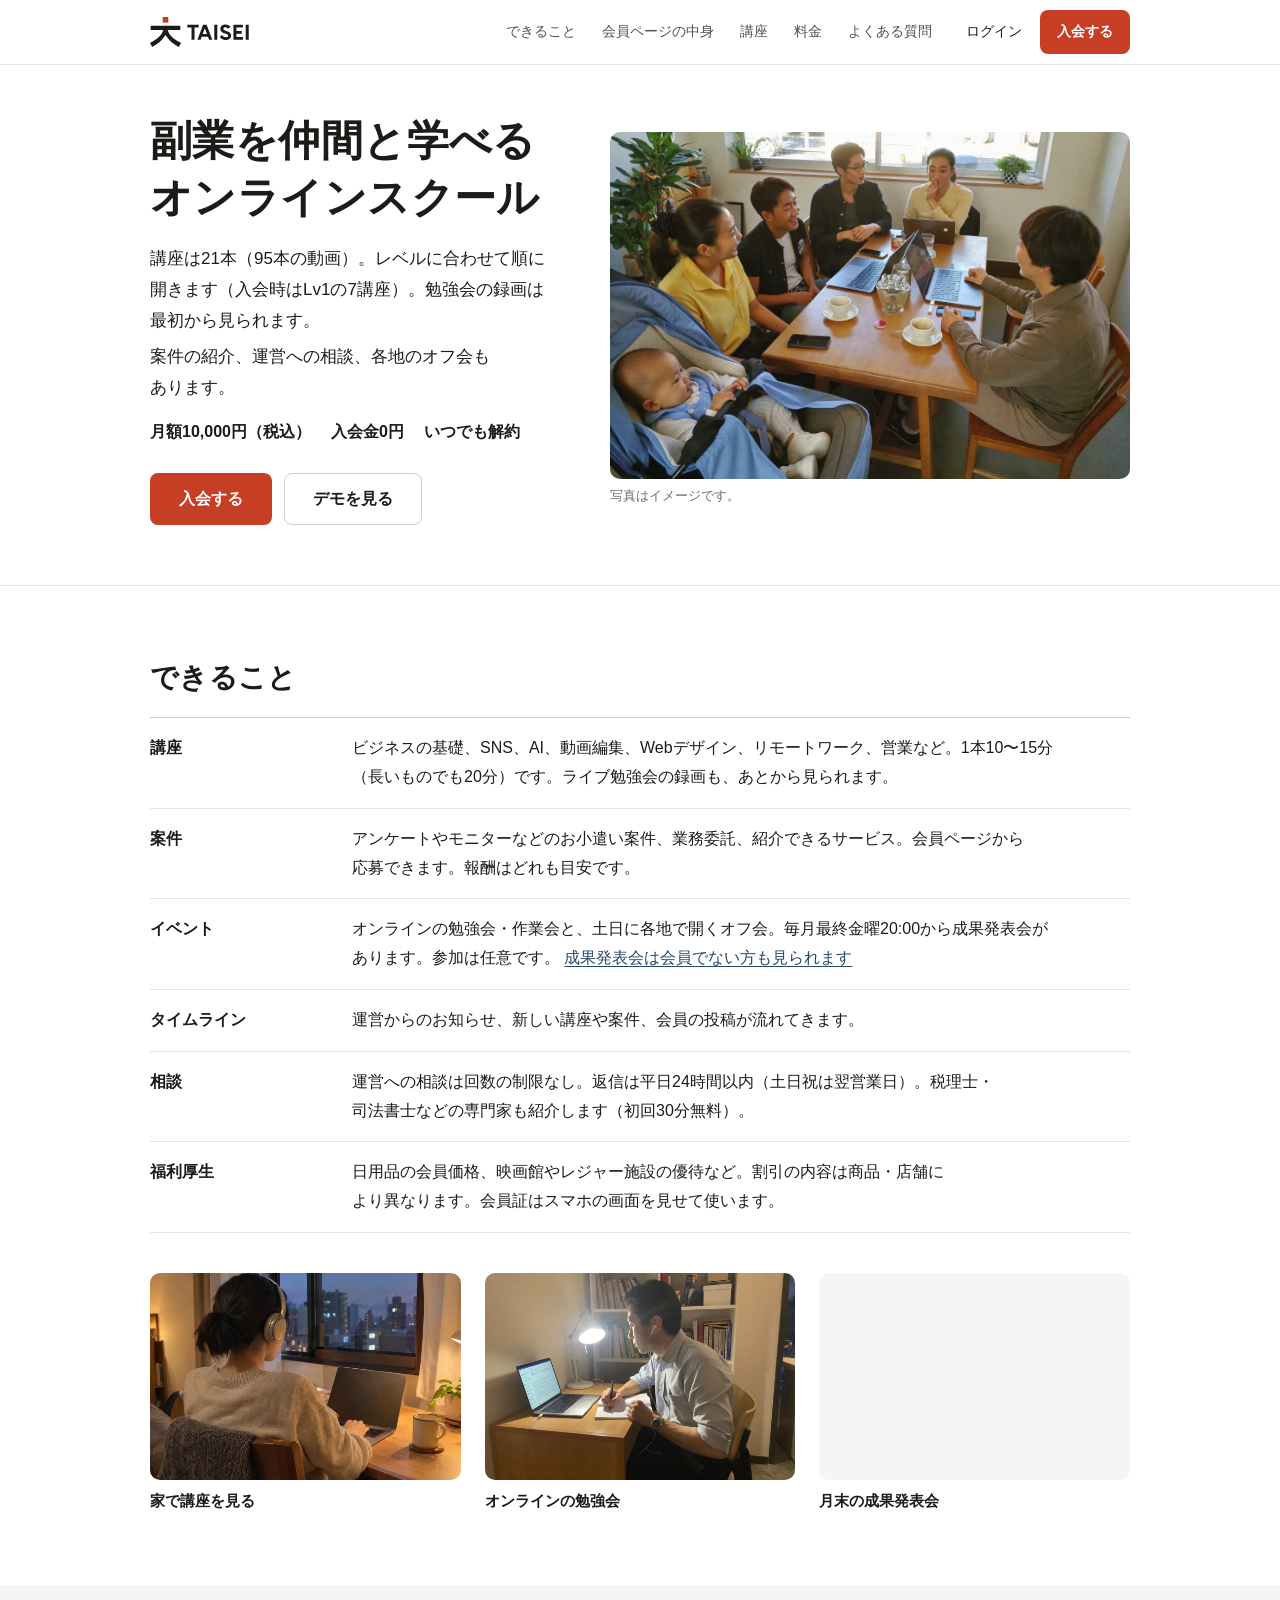
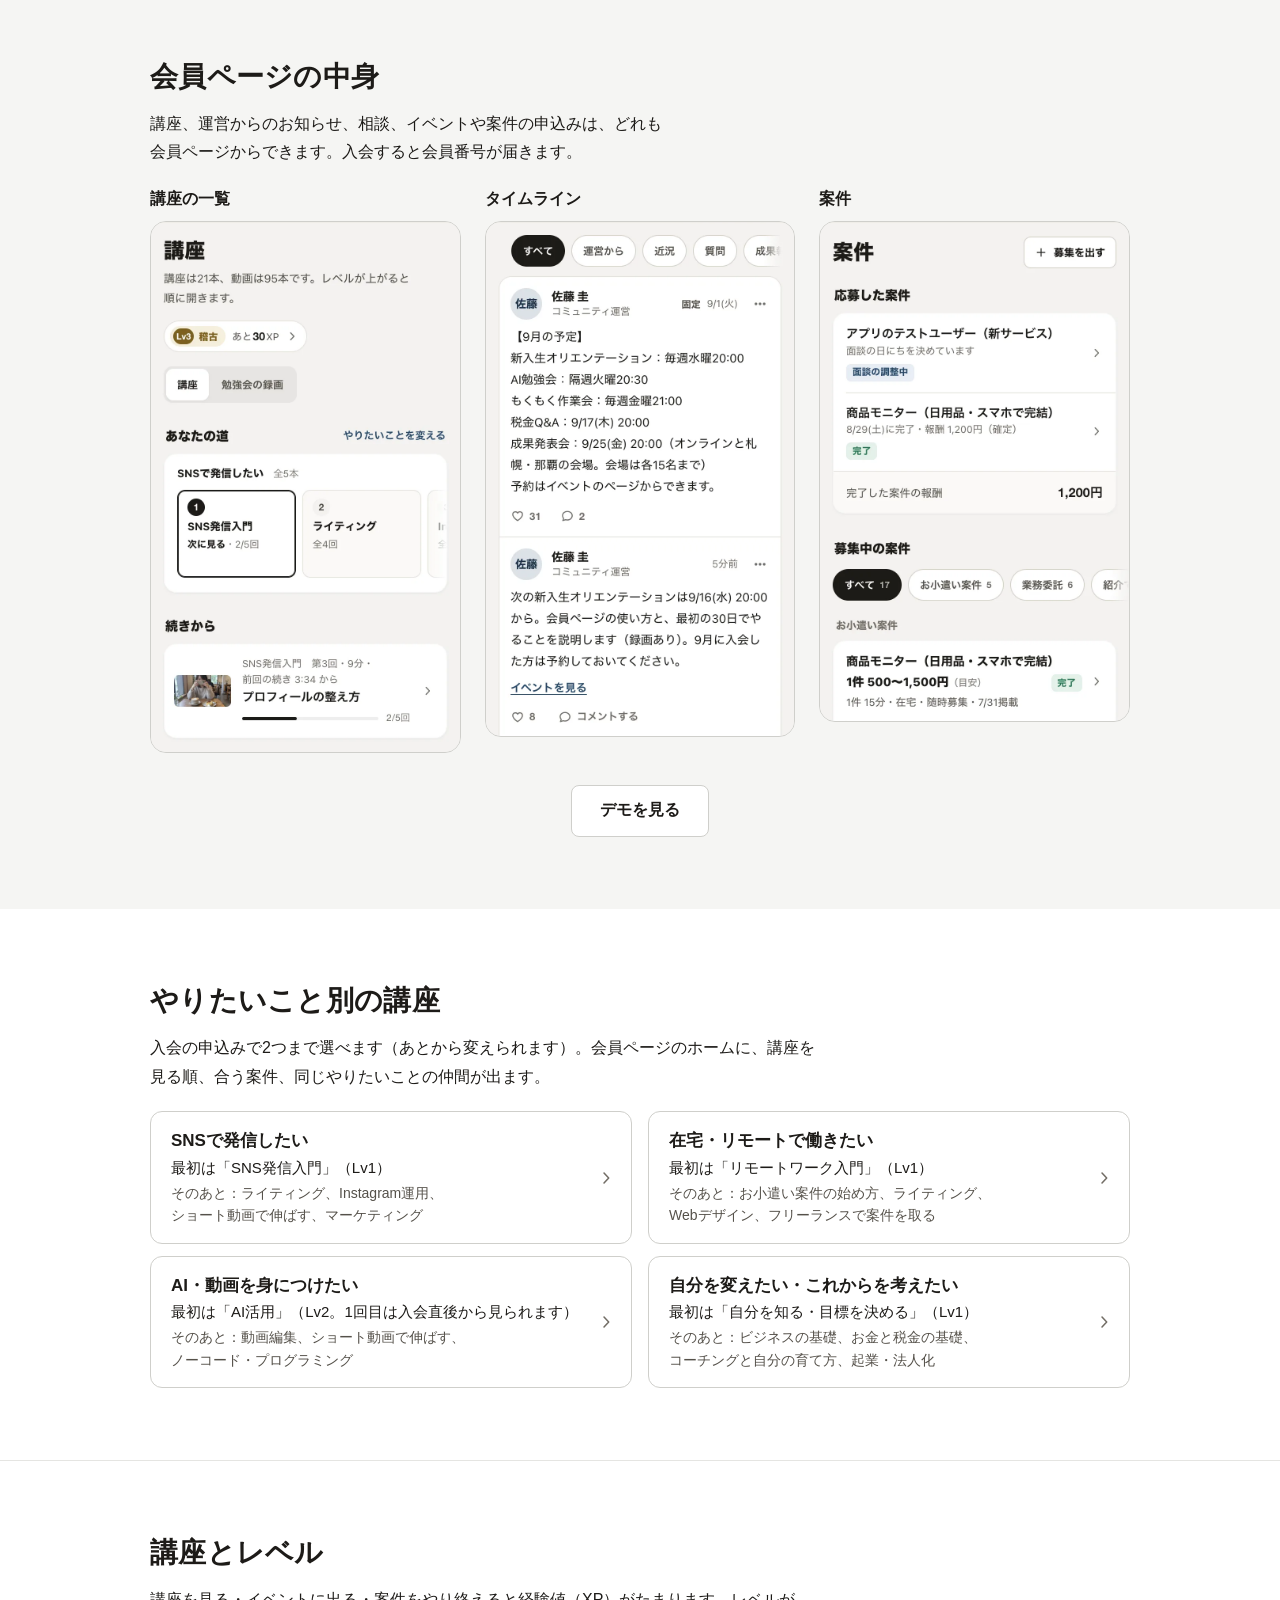
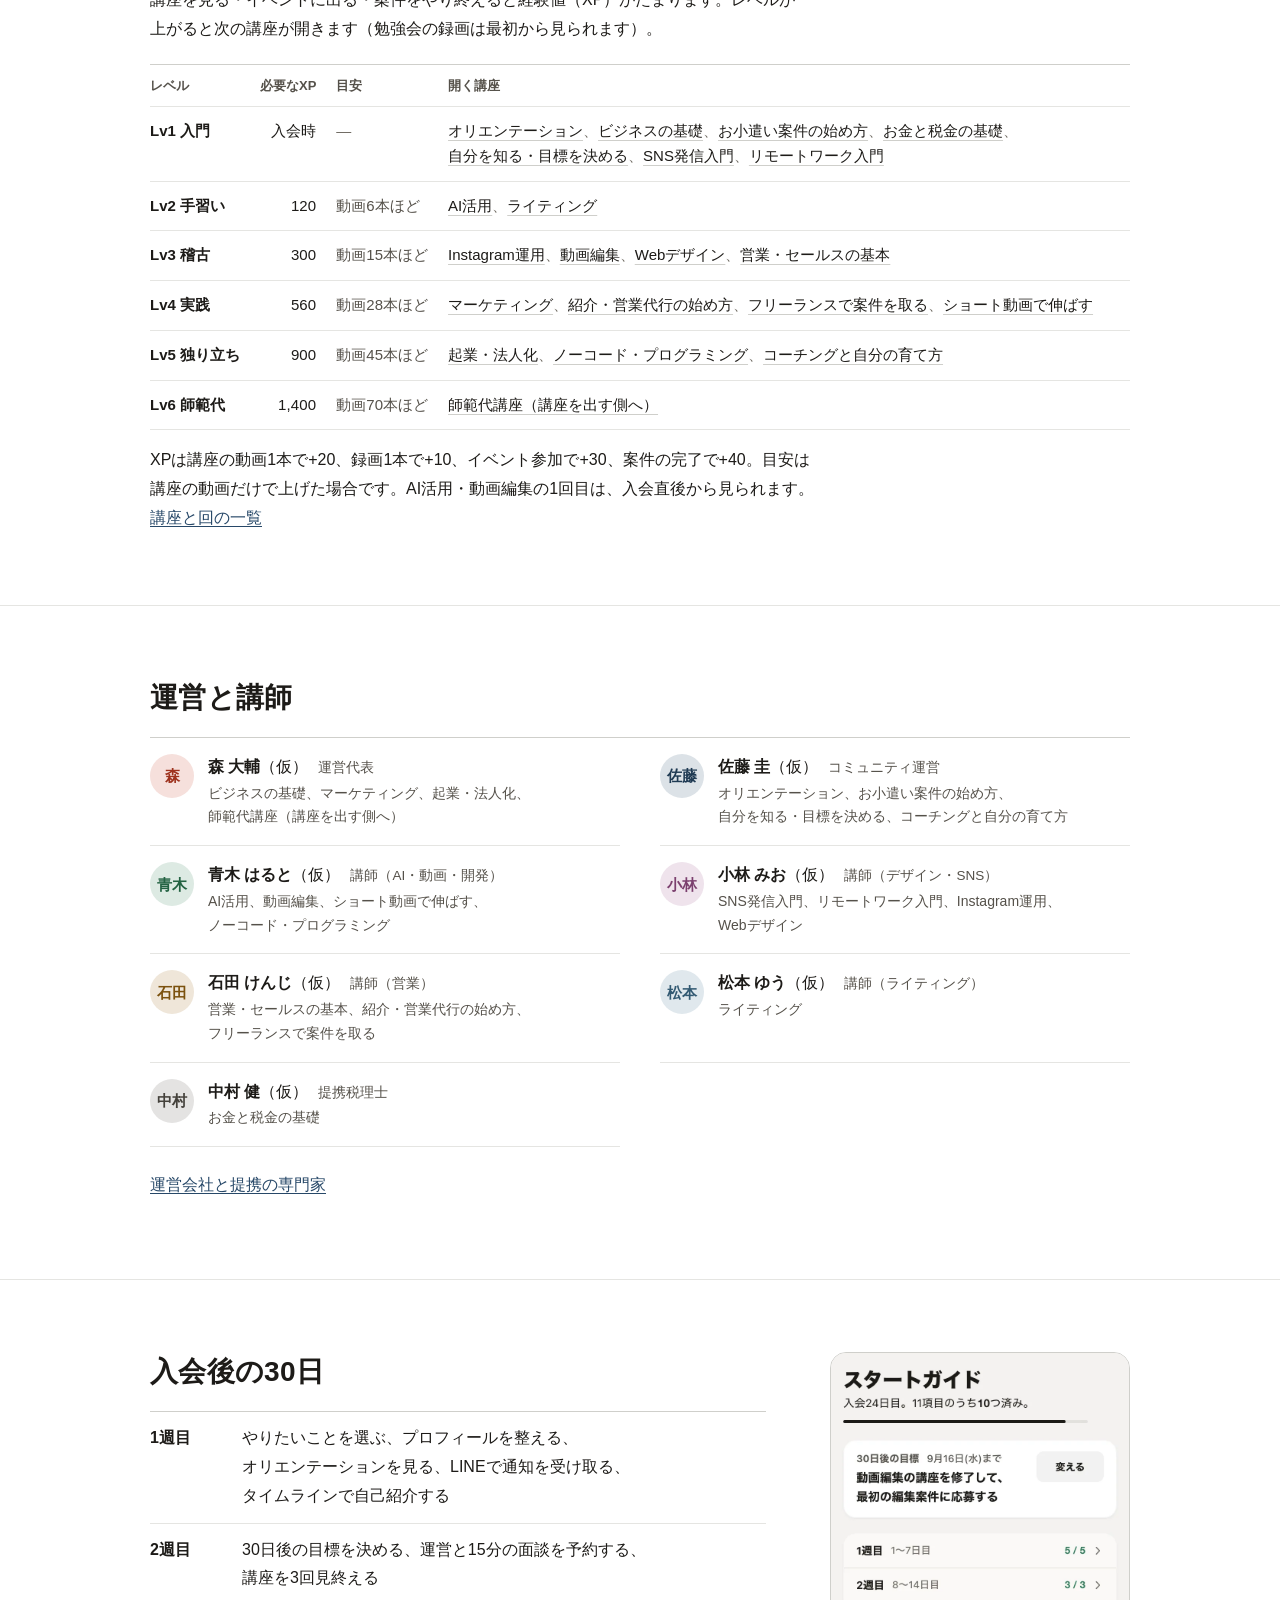
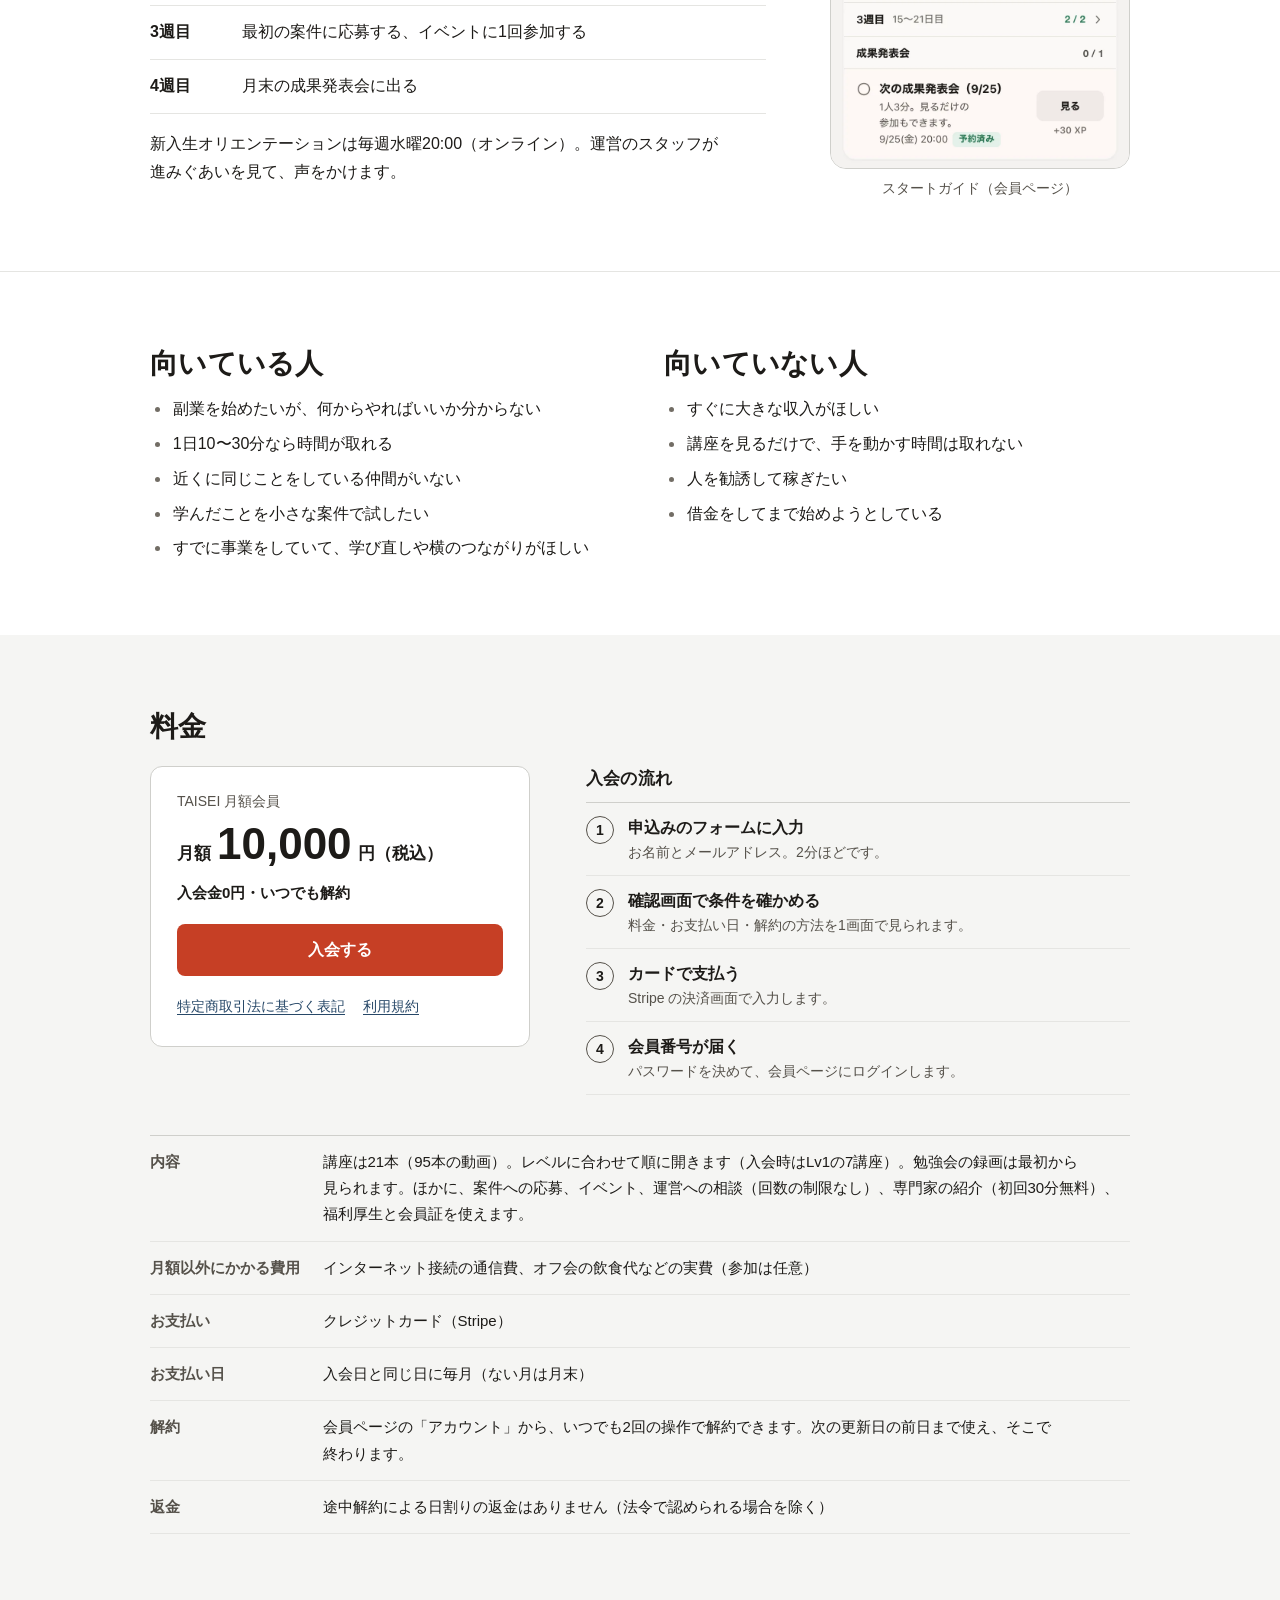
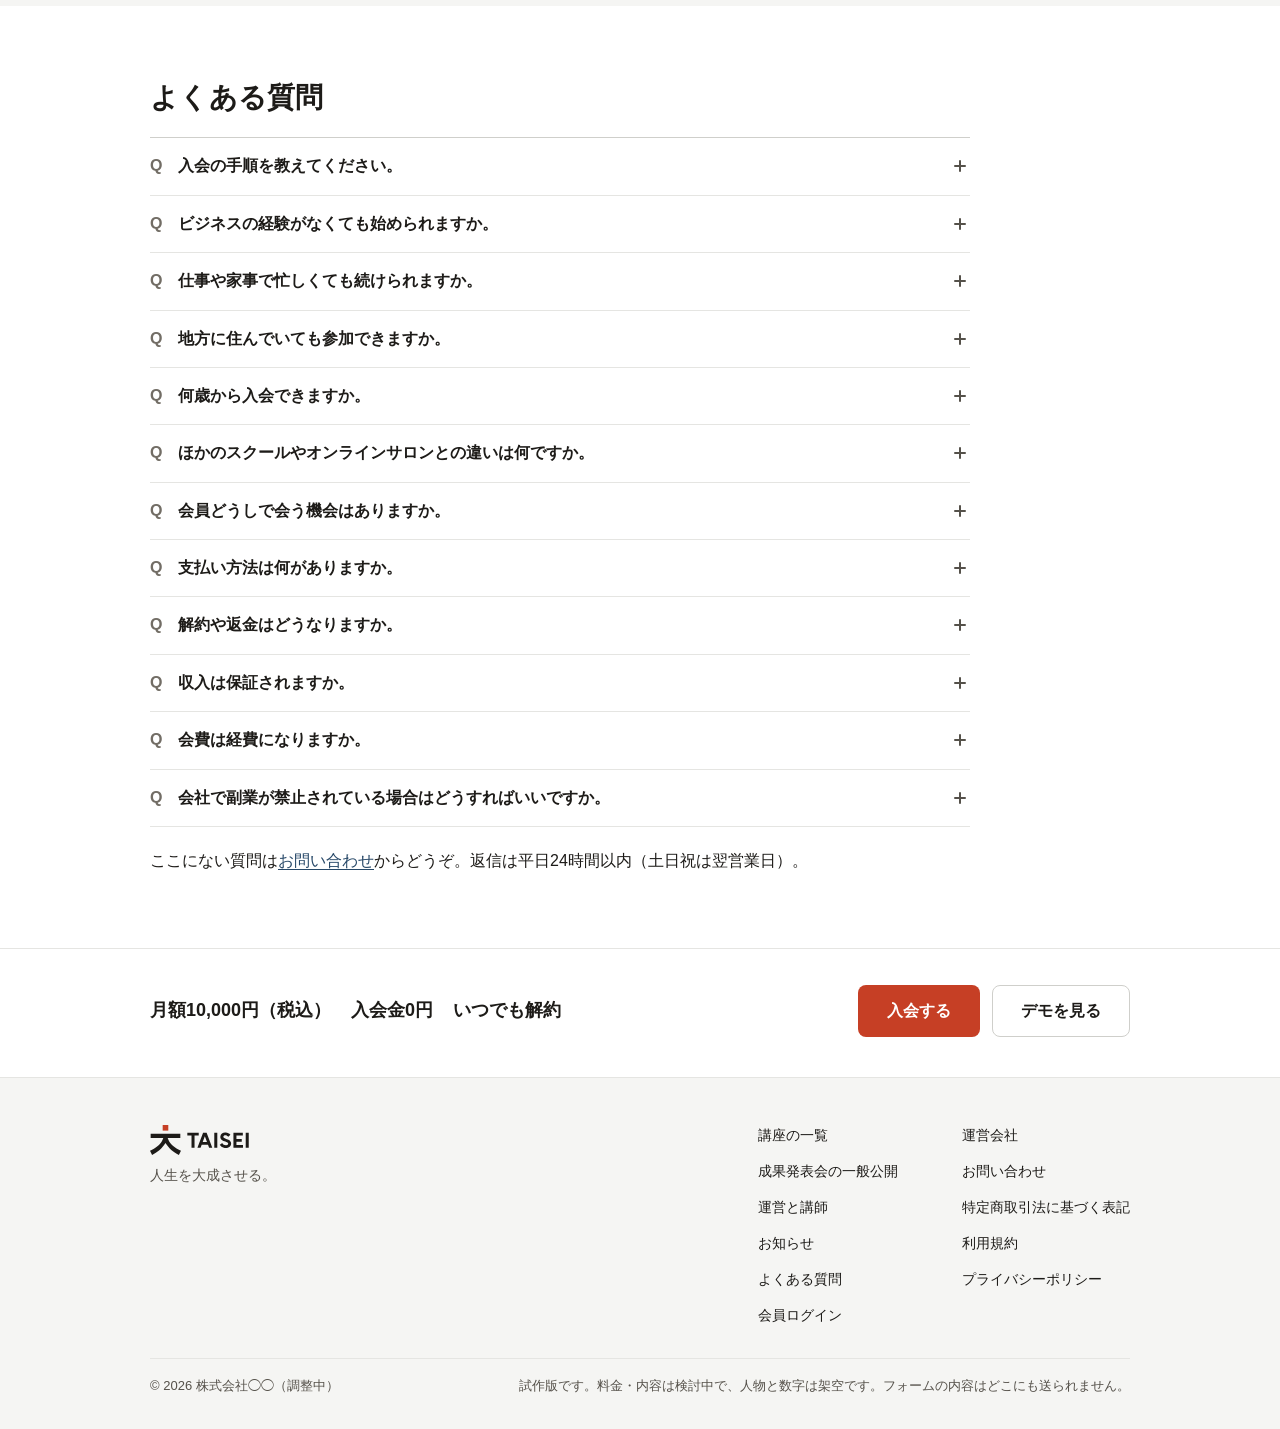
<file: index.html>
<!doctype html>
<html lang="ja">
<head>
<meta charset="utf-8">
<meta name="viewport" content="width=device-width,initial-scale=1,viewport-fit=cover">
<title>TAISEI｜副業を仲間と学べるオンラインスクール</title>
<meta name="description" content="副業を仲間と学べるオンラインスクール「TAISEI」。月額10,000円（税込）、入会金0円。講座はレベルに合わせて順に開き、勉強会の録画は最初から見られます。案件の紹介、運営への相談、各地のオフ会。（試作版）">
<meta name="robots" content="noindex,nofollow">
<meta name="theme-color" content="#ffffff">
<link rel="icon" href="assets/img/favicon.svg" type="image/svg+xml">
<link rel="apple-touch-icon" href="assets/img/apple-touch-icon.png">
<meta name="apple-mobile-web-app-title" content="TAISEI">
<!-- 共有したときの見え方（収入をうたう言い方はしない）。画像は 1200x630 -->
<meta property="og:type" content="website">
<meta property="og:site_name" content="TAISEI">
<meta property="og:title" content="TAISEI｜副業を仲間と学べるオンラインスクール">
<meta property="og:description" content="月額10,000円（税込）・入会金0円。副業の講座（レベルに合わせて順に開く）、案件の紹介、運営への相談、各地のオフ会。（試作版）">
<meta property="og:url" content="https://playmark0227-svg.github.io/terakoya-preview/">
<meta property="og:image" content="https://playmark0227-svg.github.io/terakoya-preview/assets/img/og.png">
<meta property="og:image:width" content="1200">
<meta property="og:image:height" content="630">
<meta property="og:image:alt" content="カフェのテーブルでノートパソコンを広げて話す5人とベビーカーの赤ちゃんの写真。右に TAISEI のロゴと「人生を大成させる。」「副業を仲間と学べるオンラインスクール」の文字">
<meta property="og:locale" content="ja_JP">
<meta name="twitter:card" content="summary_large_image">
<meta name="twitter:title" content="TAISEI｜副業を仲間と学べるオンラインスクール">
<meta name="twitter:description" content="月額10,000円（税込）・入会金0円。副業の講座（レベルに合わせて順に開く）、案件の紹介、運営への相談、各地のオフ会。（試作版）">
<meta name="twitter:image" content="https://playmark0227-svg.github.io/terakoya-preview/assets/img/og.png">
<meta name="twitter:image:alt" content="カフェのテーブルでノートパソコンを広げて話す5人とベビーカーの赤ちゃんの写真。右に TAISEI のロゴと「人生を大成させる。」「副業を仲間と学べるオンラインスクール」の文字">
<link rel="stylesheet" href="assets/css/tokens.css?v=20260930023954">
<link rel="stylesheet" href="assets/css/site.css?v=20260930023954">
</head>
<body class="site">
<div id="site"></div>
<div id="toast" role="status" aria-live="polite"></div>
<noscript><p style="padding:24px">このページを表示するには JavaScript を有効にしてください。</p></noscript>

<script src="assets/js/data.js?v=20260930023954"></script>
<script src="assets/js/ui.js?v=20260930023954"></script>
<script src="assets/js/store.js?v=20260930023954"></script>
<script src="assets/js/domain.js?v=20260930023954"></script>
<script src="assets/js/site.js?v=20260930023954"></script>
</body>
</html>
</file>
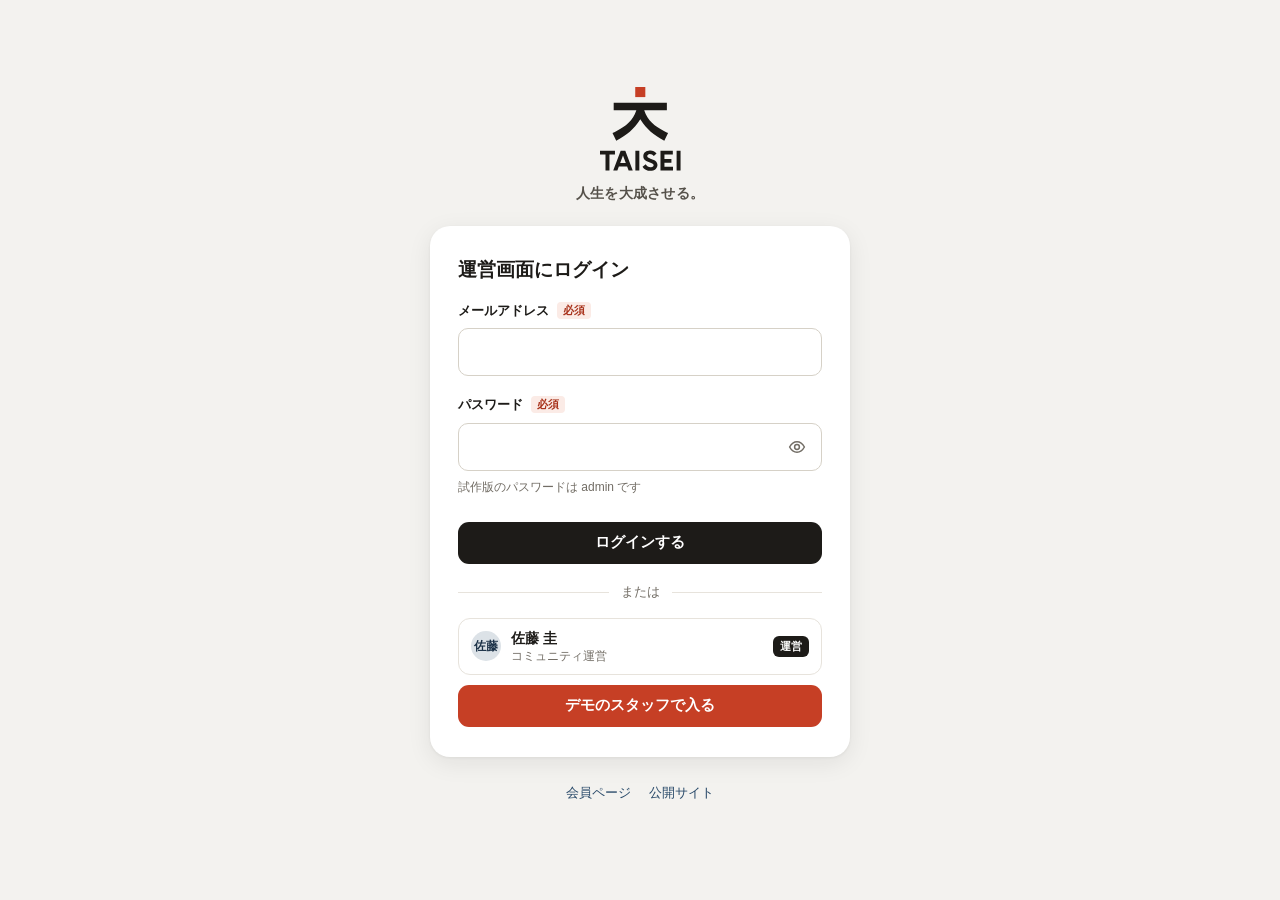
<file: admin.html>
<!doctype html>
<html lang="ja">
<head>
<meta charset="utf-8">
<meta name="viewport" content="width=device-width,initial-scale=1,viewport-fit=cover">
<title>TAISEI 運営</title>
<meta name="description" content="TAISEI（タイセイ）の運営画面。会員・メッセージ・支払い・紹介報酬・貢献ポイントを運営のスタッフが扱います。">
<meta name="robots" content="noindex,nofollow">
<meta name="theme-color" content="#f3f2ef">
<link rel="icon" href="assets/img/favicon.svg" type="image/svg+xml">
<link rel="apple-touch-icon" href="assets/img/apple-touch-icon.png">
<meta name="apple-mobile-web-app-title" content="TAISEI 運営">
<link rel="stylesheet" href="assets/css/tokens.css?v=20260930023954">
<link rel="stylesheet" href="assets/css/app.css?v=20260930023954">
<link rel="stylesheet" href="assets/css/admin.css?v=20260930023954">
<link rel="stylesheet" href="assets/css/admin/dashboard.css?v=20260930023954">
<link rel="stylesheet" href="assets/css/admin/people.css?v=20260930023954">
<link rel="stylesheet" href="assets/css/admin/content.css?v=20260930023954">
<link rel="stylesheet" href="assets/css/admin/money.css?v=20260930023954">
</head>
<body class="ad-body">
<a class="skip-link" href="#adView" data-ad-skip>本文へ移動</a>
<div id="adRoot"></div>
<div id="adAnnouncer" class="sr-only" aria-live="polite" aria-atomic="true"></div>
<div id="toast" role="status" aria-live="polite"></div>
<noscript><p style="padding:24px">運営画面を表示するには JavaScript を有効にしてください。</p></noscript>

<!-- 会員ページと同じ土台（同じ保存先を読み書きする。member.js は読まない） -->
<script src="assets/js/data.js?v=20260930023954"></script>
<script src="assets/js/ui.js?v=20260930023954"></script>
<script src="assets/js/store.js?v=20260930023954"></script>
<script src="assets/js/domain.js?v=20260930023954"></script>
<!-- 運営画面の土台：保存とデモのデータ → 部品 → 骨組み -->
<script src="assets/js/admin/seed.js?v=20260930023954"></script>
<script src="assets/js/admin/ui.js?v=20260930023954"></script>
<script src="assets/js/admin/app.js?v=20260930023954"></script>
<!-- 画面 -->
<script src="assets/js/admin/dashboard.js?v=20260930023954"></script>
<script src="assets/js/admin/members.js?v=20260930023954"></script>
<script src="assets/js/admin/member-detail.js?v=20260930023954"></script>
<script src="assets/js/admin/onboarding.js?v=20260930023954"></script>
<script src="assets/js/admin/inbox.js?v=20260930023954"></script>
<script src="assets/js/admin/requests.js?v=20260930023954"></script>
<script src="assets/js/admin/courses.js?v=20260930023954"></script>
<script src="assets/js/admin/gigs.js?v=20260930023954"></script>
<script src="assets/js/admin/events.js?v=20260930023954"></script>
<script src="assets/js/admin/feed.js?v=20260930023954"></script>
<script src="assets/js/admin/perks.js?v=20260930023954"></script>
<script src="assets/js/admin/payments.js?v=20260930023954"></script>
<script src="assets/js/admin/referrals.js?v=20260930023954"></script>
<script src="assets/js/admin/points.js?v=20260930023954"></script>
<script src="assets/js/admin/reports.js?v=20260930023954"></script>
<script src="assets/js/admin/settings.js?v=20260930023954"></script>
</body>
</html>
</file>
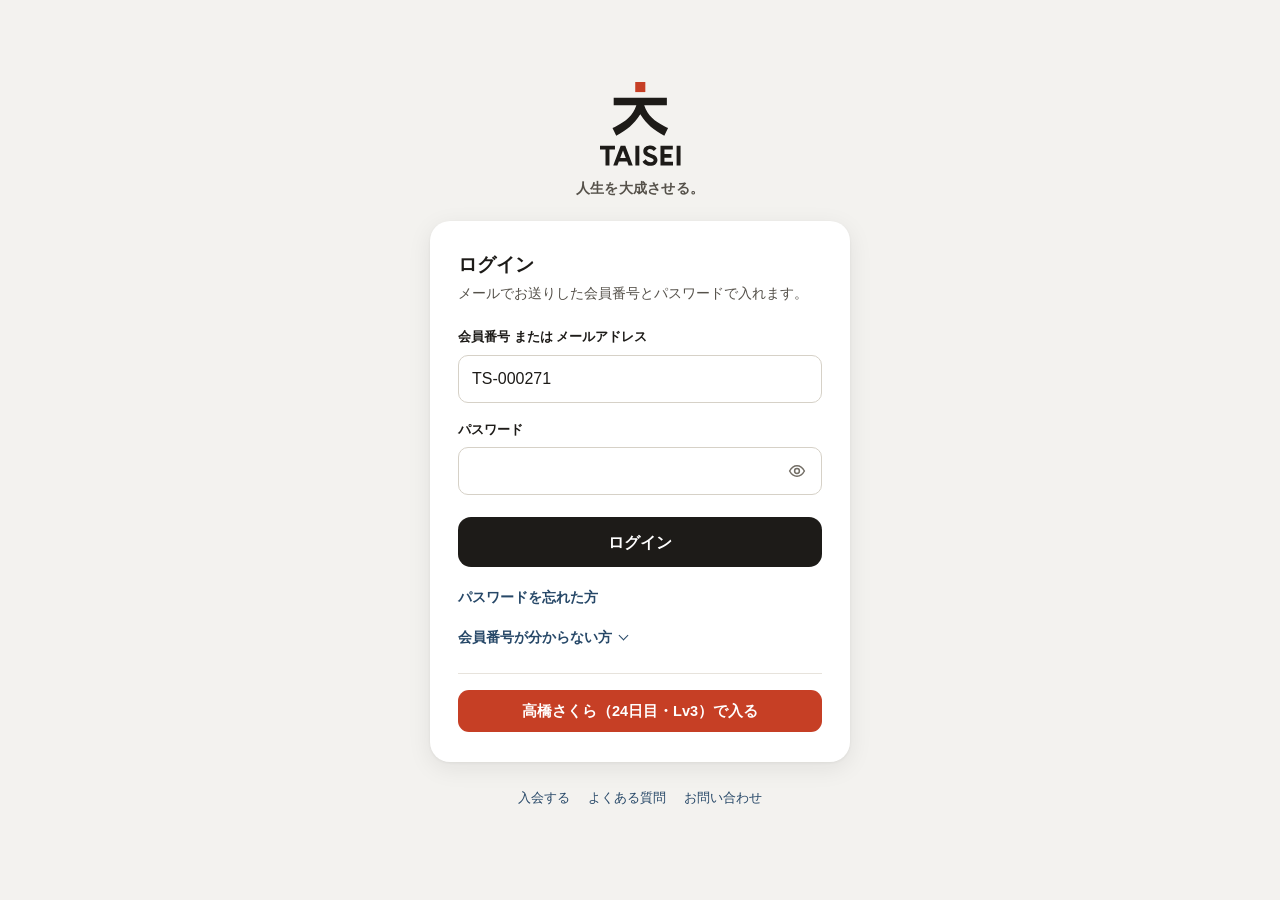
<file: member.html>
<!doctype html>
<html lang="ja">
<head>
<meta charset="utf-8">
<meta name="viewport" content="width=device-width,initial-scale=1,viewport-fit=cover">
<title>TAISEI 会員ページ</title>
<meta name="description" content="TAISEI（タイセイ）の会員ページ。講座・タイムライン・案件・イベント・運営への相談を、会員番号でログインして使います。">
<meta name="robots" content="noindex,nofollow">
<meta name="theme-color" content="#f3f2ef">
<meta name="apple-mobile-web-app-title" content="TAISEI">
<meta name="mobile-web-app-capable" content="yes">
<link rel="icon" href="assets/img/favicon.svg" type="image/svg+xml">
<link rel="apple-touch-icon" href="assets/img/apple-touch-icon.png">
<link rel="manifest" href="manifest.json">
<link rel="stylesheet" href="assets/css/tokens.css?v=20260930023954">
<link rel="stylesheet" href="assets/css/app.css?v=20260930023954">
<link rel="stylesheet" href="assets/css/screens/home.css?v=20260930023954">
<link rel="stylesheet" href="assets/css/screens/start.css?v=20260930023954">
<link rel="stylesheet" href="assets/css/screens/courses.css?v=20260930023954">
<link rel="stylesheet" href="assets/css/screens/feed.css?v=20260930023954">
<link rel="stylesheet" href="assets/css/screens/members.css?v=20260930023954">
<link rel="stylesheet" href="assets/css/screens/ranking.css?v=20260930023954">
<link rel="stylesheet" href="assets/css/screens/gigs.css?v=20260930023954">
<link rel="stylesheet" href="assets/css/screens/referral.css?v=20260930023954">
<link rel="stylesheet" href="assets/css/screens/events.css?v=20260930023954">
<link rel="stylesheet" href="assets/css/screens/messages.css?v=20260930023954">
<link rel="stylesheet" href="assets/css/screens/perks.css?v=20260930023954">
<link rel="stylesheet" href="assets/css/screens/card.css?v=20260930023954">
<link rel="stylesheet" href="assets/css/screens/account.css?v=20260930023954">
<link rel="stylesheet" href="assets/css/screens/notices.css?v=20260930023954">
<link rel="stylesheet" href="assets/css/screens/search.css?v=20260930023954">
<link rel="stylesheet" href="assets/css/screens/requests.css?v=20260930023954">
<link rel="stylesheet" href="assets/css/screens/help.css?v=20260930023954">
</head>
<body class="app-body">
<a class="skip-link" href="#view" data-skip>本文へ移動</a>
<div id="root"></div>
<div id="announcer" class="sr-only" aria-live="polite" aria-atomic="true" data-keep-live></div>
<div id="toast" role="status" aria-live="polite"></div>
<noscript><p style="padding:24px">会員ページを表示するには JavaScript を有効にしてください。</p></noscript>

<script src="assets/js/data.js?v=20260930023954"></script>
<script src="assets/js/ui.js?v=20260930023954"></script>
<script src="assets/js/store.js?v=20260930023954"></script>
<script src="assets/js/domain.js?v=20260930023954"></script>
<script src="assets/js/member.js?v=20260930023954"></script>
<script src="assets/js/screens/home.js?v=20260930023954"></script>
<script src="assets/js/screens/start.js?v=20260930023954"></script>
<script src="assets/js/screens/courses.js?v=20260930023954"></script>
<script src="assets/js/screens/feed.js?v=20260930023954"></script>
<script src="assets/js/screens/members.js?v=20260930023954"></script>
<script src="assets/js/screens/ranking.js?v=20260930023954"></script>
<script src="assets/js/screens/gigs.js?v=20260930023954"></script>
<script src="assets/js/screens/referral.js?v=20260930023954"></script>
<script src="assets/js/screens/events.js?v=20260930023954"></script>
<script src="assets/js/screens/messages.js?v=20260930023954"></script>
<script src="assets/js/screens/perks.js?v=20260930023954"></script>
<script src="assets/js/screens/card.js?v=20260930023954"></script>
<script src="assets/js/screens/account.js?v=20260930023954"></script>
<script src="assets/js/screens/notices.js?v=20260930023954"></script>
<script src="assets/js/screens/search.js?v=20260930023954"></script>
<script src="assets/js/screens/requests.js?v=20260930023954"></script>
<script src="assets/js/screens/help.js?v=20260930023954"></script>
</body>
</html>
</file>
<file: assets/css/tokens.css>
/* ============================================================
   色・文字・角丸・影（公開サイトと会員ページで共通）
   ここを変えると全画面が変わる。
   ------------------------------------------------------------
   配色の考え方
   - 墨（--ink）と朱（--accent）はロゴの2色（assets/img/logo.svg：「大」の字の人が墨、頭の四角が朱）。
     地は白と薄い灰にして、朱を1色だけ差す。朱は「押せるもの」「いま進むところ」とロゴの頭だけに使う。
   - 藍（--indigo）は情報の色。お知らせ・リンク・運営からの連絡に使う。
   - 緑（--ok）は「できた」、黄土（--warn）は「気をつけて」。この2つは意味でしか使わない。
   文字のコントラスト（小さい字は 4.5:1 以上。数はこのファイルの色で測ったもの）
   - 薄い面（--*-weak）の上の文字は、その色の「文字用」を使う：
       朱 --accent-ink（5.8:1）・藍 --indigo（8.0:1）・緑 --ok（4.5:1）・黄土 --warn-ink（5.0:1）・金 --gold-ink（5.1:1）
     --warn をそのまま --warn-weak の上の字に使うと 4.4:1 で足りない（--warn は線・点・白地の字まで）。
   - 灰の字 --ink-3 は白地 5.1:1・地の灰（--bg）4.6:1。札・セグメント・任意の札のような
     半透明の灰を重ねた面（rgba(29,27,24,.06)）の上では 4.1:1 に落ちるので、そこでは --ink-2 を使う。
   ============================================================ */
:root {
  /* 地 */
  --paper: #f7f4ee;        /* 生成り。シェアの画像の地（ui.js の drawShareCard が読む） */
  --bg: #f3f2ef;           /* 会員ページの地（薄い灰） */
  --surface: #ffffff;
  --surface-2: #faf9f7;

  /* 文字 */
  --ink: #1d1b18;
  --ink-2: #55514a;
  --ink-3: #726d65;       /* 白地 5.1:1・地の灰 4.6:1。半透明の灰の面（札・セグメント）の上では足りない → --ink-2 */
  --ink-inv: #ffffff;

  /* 罫 */
  --line: #e7e3dc;
  --line-2: #d6d1c7;

  /* 差し色 */
  --accent: #c63f25;       /* 朱 */
  --accent-ink: #a8321b;   /* 朱の文字用（白地で 4.5:1 以上） */
  --accent-weak: #fbebe6;
  --indigo: #274868;       /* 藍 */
  --indigo-weak: #e7edf4;
  --ok: #2c7a53;           /* 緑の字は白地 5.2:1・淡い緑地 4.5:1 */
  --ok-weak: #e4f1ea;
  --warn: #9a6512;         /* 黄土。線・点・棒と、白地の字（4.9:1）まで */
  --warn-ink: #8f5d10;     /* 黄土の文字用。淡い黄土地（--warn-weak）で 5.0:1、地の灰で 5.0:1 */
  --warn-weak: #fbf0d9;
  --gold: #a07d2c;         /* レベル章・会員証の箔（線や面に使う） */
  --gold-ink: #7d6120;     /* 金の文字用（白地・淡い金地で 4.5:1 以上） */
  --gold-weak: #f6efdc;

  /* 濃色の面（会員証・公開サイトの帯） */
  --deep: #1d1b18;
  --on-deep: #f4efe6;
  --on-deep-muted: #b9b2a6;

  /* 文字 */
  --font-sans: -apple-system, BlinkMacSystemFont, "Hiragino Sans", "Hiragino Kaku Gothic ProN",
    "Noto Sans JP", "Yu Gothic UI", "YuGothic", "Meiryo", sans-serif;
  --font-serif: "Hiragino Mincho ProN", "Yu Mincho", "YuMincho", "Noto Serif JP", "BIZ UDPMincho", serif;
  --font-num: "SF Pro Display", -apple-system, "Helvetica Neue", "Segoe UI", sans-serif;
  --font-mono: ui-monospace, "SF Mono", Menlo, Consolas, monospace;

  /* 形 */
  --r-s: 8px;
  --r: 12px;
  --r-l: 16px;
  --shadow-1: 0 1px 2px rgba(29, 27, 24, .05);
  --shadow-2: 0 6px 24px rgba(29, 27, 24, .08), 0 1px 3px rgba(29, 27, 24, .06);
  --shadow-3: 0 18px 48px rgba(29, 27, 24, .18);

  --ease: cubic-bezier(.2, .7, .2, 1);

  /* 焦点の輪（入力欄など、枠線を朱にするものに添える） */
  --ring: 0 0 0 3px rgba(198, 63, 37, .22);

  /* 重なりの順（下から） */
  --z-bar: 30;        /* 上の帯・下のタブ */
  --z-proto: 40;      /* 試作版の札 */
  --z-pop: 60;        /* 小さなメニュー */
  --z-modal: 100;     /* 窓 */
  --z-toast: 200;     /* 一言の知らせ */
}

*, *::before, *::after { box-sizing: border-box; }
html { -webkit-text-size-adjust: 100%; text-size-adjust: 100%; }
body {
  margin: 0;
  font-family: var(--font-sans);
  color: var(--ink);
  line-height: 1.75;
  font-feature-settings: "palt" 0;
  -webkit-font-smoothing: antialiased;
}
img, svg { max-width: 100%; }
a { color: inherit; }
button, input, select, textarea { font: inherit; color: inherit; }
button { cursor: pointer; }
h1, h2, h3, h4, p, ul, ol, figure { margin: 0; }
ul, ol { padding: 0; list-style: none; }
table { border-collapse: collapse; }
/* 焦点の線。角丸は変えない（ボタンやカードの形が焦点で変わらないように） */
:focus-visible { outline: 2px solid var(--accent); outline-offset: 2px; }

.num { font-family: var(--font-num); font-variant-numeric: tabular-nums; letter-spacing: .01em; }
.mono { font-family: var(--font-mono); font-size: .92em; }
.serif { font-family: var(--font-serif); }
.sr-only {
  position: absolute !important; width: 1px; height: 1px; margin: -1px; padding: 0; border: 0;
  overflow: hidden; clip: rect(0 0 0 0); clip-path: inset(50%); white-space: nowrap;
}
.nw { white-space: nowrap; }   /* 「スマホ」「10分」などを行の途中で割らない */

/* 「本文へ移動」。Tab を押したときだけ左上に出る */
.skip-link {
  position: fixed; left: 12px; top: 12px; z-index: calc(var(--z-toast) + 1);
  padding: 10px 16px; border-radius: 10px; background: var(--ink); color: #fff;
  font-size: 14px; font-weight: 700; text-decoration: none;
  transform: translateY(-160%); transition: transform .15s var(--ease);
}
.skip-link:focus, .skip-link:focus-visible { transform: none; outline-offset: 3px; }

/* 線だけの記号（ui.js の icon()） */
.ico { width: 20px; height: 20px; flex: none; display: inline-block; vertical-align: middle; }
.ico-s { width: 16px; height: 16px; }
.ico-l { width: 24px; height: 24px; }

/* 試作版の注記（全画面共通・本番では外す） */
.proto-note {
  font-size: 11px; color: var(--ink-3);
}

/* ---------- 公開サイトと会員ページの両方で使う部品 ---------- */
/* 屋号のロゴ（ui.js の brandmark()）。大きさは --brand-h（ロゴの高さ）だけで決める。幅は形の比から出す
   （横組み 329.12:100・印だけ 103.25:100・縦組み 149.72:156.11）。くっきり見えるよう高さは整数の px にする。
   ここは既定（公開サイトのヘッダー・フッター）。会員ページの帯・ログインは app.css、運営画面は admin.css で --brand-h を変える。
   濃い面（会員証・濃い帯）では .brandmark--deep か .is-deep の中に置く：墨の部分が --on-deep、頭の四角が明るい朱になる */
.brandmark {
  --brand-h: 30px; --brand-ink: var(--ink); --brand-seal: var(--accent);
  display: inline-flex; align-items: center; gap: 10px; color: var(--brand-ink); line-height: 1; vertical-align: middle;
}
.brandmark__logo { display: block; flex: none; height: var(--brand-h); width: calc(var(--brand-h) * 3.2912); max-width: none; overflow: visible; }
.brandmark--mark .brandmark__logo { width: calc(var(--brand-h) * 1.0325); }
.brandmark--stack .brandmark__logo { width: calc(var(--brand-h) * .9591); }
.brandmark__seal { fill: var(--brand-seal); }
/* 添える文字（会員ページ・運営）。ロゴの字（TAISEI）の高さの真ん中にそろえる */
.brandmark__sub { font-family: var(--font-sans); font-size: 12px; font-weight: 700; line-height: 1.2; color: var(--ink-2); white-space: nowrap; letter-spacing: 0; }
.brandmark--deep, .is-deep .brandmark { --brand-ink: var(--on-deep); --brand-seal: #e0553a; }
.brandmark--deep .brandmark__sub, .is-deep .brandmark__sub { color: var(--on-deep-muted); }
@media (forced-colors: active) { .brandmark__seal { fill: currentColor; } }

/* 一言の知らせ（ui.js の toast()）。幅は画面いっぱいまで使い、短い文は真ん中に。
   会員ページでは左の帯を除いた本文の真ん中、スマホでは下のタブの上に出す（app.css） */
#toast {
  position: fixed; left: 16px; right: 16px; bottom: calc(24px + env(safe-area-inset-bottom)); z-index: var(--z-toast);
  display: flex; flex-direction: column; gap: 8px; align-items: center; pointer-events: none;
}
.toast {
  display: flex; align-items: center; gap: 4px 14px; pointer-events: auto;
  background: var(--ink); color: #fff; padding: 11px 18px; border-radius: 12px;
  font-size: 14px; font-weight: 600; line-height: 1.6; box-shadow: 0 6px 24px rgba(29, 27, 24, .18);
  max-width: min(520px, 100%); text-align: left; overflow-wrap: anywhere;
  animation: toastin .25s var(--ease);
}
.toast__txt { flex: 1; min-width: 0; word-break: auto-phrase; text-wrap-style: pretty; }   /* 2行になるときは文節で折る */
.toast.is-ok::before { content: "✓"; color: #8fd6ae; font-weight: 800; margin-right: -4px; }
.toast.is-error { background: var(--accent-ink); }
.toast.is-error::before { content: "!"; flex: none; width: 18px; height: 18px; border-radius: 50%; background: #fff; color: var(--accent-ink); font-size: 12px; font-weight: 800; line-height: 18px; text-align: center; }
.toast__btn {
  flex: none; margin: -6px -8px -6px 0; min-height: 34px; padding: 0 10px; border: 0; border-radius: 8px;
  background: rgba(255, 255, 255, .14); color: #fff; font-size: 13px; font-weight: 700;
}
.toast__btn:hover { background: rgba(255, 255, 255, .24); }
/* 指で押す幅（860px 以下）：見た目は 34px のまま、押せる範囲を上下に 44px まで広げる（知らせの余白の中に収まる） */
@media (max-width: 860px) {
  .toast__btn { position: relative; }
  .toast__btn::before { content: ""; position: absolute; left: -4px; right: -4px; top: 50%; height: 44px; transform: translateY(-50%); }
}
.toast.is-leaving { opacity: 0; transform: translateY(6px); transition: opacity .18s, transform .18s; }
@keyframes toastin { from { opacity: 0; transform: translateY(8px); } }
/* 窓が開いているあいだは、知らせを画面の上に出す（窓の下のボタンや、下から出る窓の中身に重ねない）。
   ボタンのない知らせは押せないようにして、下にあるものを押す指を止めない。
   会員ページのスマホでは、窓の上の隙間に収まるよう新しい1つだけを小さめに出す（app.css） */
body:has(.modal-bg) #toast { top: calc(12px + env(safe-area-inset-top)); bottom: auto; }
body:has(.modal-bg) .toast:not(:has(.toast__btn)) { pointer-events: none; }
@media (hover: none) { .toast:not(:has(.toast__btn)) { pointer-events: none; } }
@media (prefers-reduced-motion: reduce) { .toast, .toast.is-leaving, .skip-link { animation: none; transition: none; } }
</file>
<file: assets/css/site.css>
/* ============================================================
   公開サイト
   ------------------------------------------------------------
   - 地は白。帯を分けたいところだけ薄い灰。見出しは角ゴシックの太字。
   - 朱は「入会する」だけ。
   - 会員ページの部品（app.css）は読み込まない。ここは body.site と .site-* で閉じる（顔の丸 .avatar だけ同じ名前）。
   - 本文の幅は2つだけ：980px（.site-wrap）と 820px（読むページの .site-wrap--narrow、紹介ページの中の .site-narrow）。
   - 表はひとつの形：外枠なし、上に --line-2、行の間に --line。
   - やりたいこと：紹介ページの4つの面（.site-goals / .site-goal）、申込みの選ぶ欄（.site-goalpick / .site-goalopt。2つまで・選んだ順の数）、
     講座の一覧の絞り込み（.site-cur__goals / .site-chip。いまのものは aria-current で墨）。成果発表会の一般公開は .site-show*。
   ============================================================ */

body.site {
  /* 罫線は公開サイトだけ、黄みのない灰にする（白地で黄ばんで見えないように） */
  --line: #e5e5e2;
  --line-2: #cfcfcb;
  /* 公開サイトだけで使う色（tokens.css にない中間の色は、ここに名前を付けて持つ） */
  --site-bg: #ffffff;
  --site-band: #f5f5f3;                       /* 帯・フッター */
  --site-head-bg: #ffffff;                    /* 貼り付くヘッダー（透かすと下の文字がロゴに重なって読めるので、不透明にする） */
  --site-wash: rgba(29, 27, 24, .05);         /* 押せるものに触れたときの薄い墨 */
  --site-ink-hover: #000;
  --site-placeholder: #8b867d;
  --site-err-bg: #fffaf8;
  --site-pad: 24px;
  background: var(--site-bg); color: var(--ink);
  font-size: 16px; line-height: 1.8;
}
/* 貼り付くヘッダーの下に見出しが隠れないように */
html { scroll-padding-top: 80px; }
body.site ::selection { background: var(--accent-weak); color: var(--ink); }
.site-main:focus, body.site [tabindex="-1"]:focus { outline: none; }
/* 短いページ（お知らせ・見つからないなど）でも、フッターを画面の下に置く（下に白い余りを出さない） */
body.site #site { display: flex; flex-direction: column; min-height: 100vh; min-height: 100dvh; }
body.site .site-main { flex: 1 0 auto; }
.site-wrap { max-width: calc(980px + 2 * var(--site-pad)); margin: 0 auto; padding: 0 var(--site-pad); }
.site-wrap--narrow { max-width: calc(820px + 2 * var(--site-pad)); }
.site-narrow { max-width: 820px; }
.site-nb { display: inline-block; }
.site-nw { white-space: nowrap; }
/* 最後の行に「出ます。」のような短い切れ端だけが残らないよう、どの幅でも pretty で折る（会員ページの app.css と同じ）。
   text-wrap のまとめ書きにしない（white-space: nowrap の1行が折り返しに戻るため） */
body.site p, body.site li, body.site dd, body.site dt, body.site td, body.site th, body.site h1, body.site h2, body.site h3,
body.site summary, body.site figcaption, body.site label { word-break: auto-phrase; overflow-wrap: break-word; text-wrap-style: pretty; }
/* メールアドレスは途中で割らず、入らないときだけ折る */
.site-email { display: inline-block; max-width: 100%; overflow-wrap: anywhere; word-break: normal; }
@media (max-width: 900px) { html { scroll-padding-top: 72px; } }
@media (max-width: 640px) {
  body.site { font-size: 15px; --site-pad: 20px; }
  /* 狭い画面の長い文（規約・特商法・答え・契約の中身・区切りの説明）は、文節で折らずに行を埋める
     （文節で折ると右が大きく空き、詩のような段落になるため）。
     2〜3行の短い文（人の紹介・見出しの下の一言・表の短い値）は、言葉の途中で割れないよう文節で折ったまま */
  body.site :is(.site-doc__art p, .site-doc__art li, .site-kv--doc td, .site-kv--deal td, .site-price__kv td,
    .site-faq__a, .site-can dd, .site-sec__lead, .site-sec__after, .site-alert p, .site-pay__demo) {
    word-break: normal; line-break: strict; text-wrap-style: pretty;
  }
}

/* 屋号のロゴ（ui.js の brandmark()。大きさ --brand-h は tokens.css の既定 30px）と一言の知らせ（toast）・本文へ移動は tokens.css にある */

/* ---------- 見出し ---------- */
.site-h1, .site-h2, .site-h3, .site-join__ttl, .site-doc__ttl, .site-page__ttl { font-family: var(--font-sans); letter-spacing: .01em; }
.site-h1 { font-size: clamp(28px, 7.4vw, 42px); font-weight: 800; line-height: 1.35; }
.site-h2 { font-size: clamp(22px, 5.6vw, 28px); font-weight: 700; line-height: 1.4; margin-bottom: 20px; }
.site-h3 { font-size: 17px; font-weight: 700; line-height: 1.5; margin-bottom: 10px; }

/* ---------- ボタンとリンク ---------- */
.site-btn {
  display: inline-flex; align-items: center; justify-content: center; gap: 8px;
  min-height: 48px; padding: 0 22px; border-radius: 8px; border: 1px solid transparent;
  font-size: 15px; font-weight: 700; line-height: 1.4; text-decoration: none; white-space: nowrap;
  transition: background .15s, border-color .15s, color .15s;
}
.site-btn:active { transform: translateY(1px); }
.site-btn--primary { background: var(--accent); color: var(--ink-inv); }
.site-btn--primary:hover { background: var(--accent-ink); }
.site-btn--ink { background: var(--ink); color: var(--ink-inv); }
.site-btn--ink:hover { background: var(--site-ink-hover); }
.site-btn--ghost { background: #fff; border-color: var(--line-2); color: var(--ink); }
.site-btn--ghost:hover { border-color: var(--ink-2); }
.site-btn--s { min-height: 44px; padding: 0 16px; font-size: 14px; }
.site-btn--l { min-height: 52px; padding: 0 28px; font-size: 16px; }
.site-btn--block { width: 100%; }
.site-btn--wrap { white-space: normal; text-align: center; padding-top: 10px; padding-bottom: 10px; }
/* 確定・決済のボタン：狭い画面では括弧の前で改行し、括弧の中を少し小さく */
.site-btn--confirm { flex-wrap: wrap; column-gap: 0; row-gap: 0; }
.site-btn--confirm[aria-busy="true"] { column-gap: 10px; }
.site-btn__sub { display: inline-block; font-size: 14px; font-weight: 600; }
@media (max-width: 640px) { .site-btn--confirm .site-btn__sub { display: block; width: 100%; font-size: 13.5px; } }
.site-btn[disabled] { opacity: .75; cursor: default; }
.site-btn[aria-busy="true"] { opacity: 1; cursor: progress; }
.site-btn .ico { width: 18px; height: 18px; }
.site-link { color: var(--indigo); text-decoration: underline; text-underline-offset: 3px; text-decoration-thickness: 1px; }
.site-link:hover { text-decoration-thickness: 2px; }
.site-link .site-ext { width: 14px; height: 14px; margin: -2px 0 0 2px; }
.site-textbtn {
  display: inline-flex; align-items: center; gap: 5px; min-height: 44px; border: 0; background: none; padding: 0 2px;
  color: var(--indigo); font-size: inherit; font-weight: 600; text-decoration: underline; text-underline-offset: 3px; text-decoration-thickness: 1px;
}
.site-textbtn:hover { text-decoration-thickness: 2px; }
.site-textbtn[disabled] { opacity: .45; cursor: default; }
.site-back a { display: inline-flex; align-items: center; gap: 6px; min-height: 44px; font-size: 14px; color: var(--ink-2); text-decoration: none; }
.site-back a:hover { color: var(--ink); text-decoration: underline; text-underline-offset: 3px; }
/* 1行に1つだけ置くリンク（「運営会社と提携の専門家」など）。押せる高さを取る */
.site-more { display: inline-flex; align-items: center; min-height: 44px; }
/* 表の中・並びの中のリンク。見た目の行の高さは変えず、押せる範囲だけ上下に広げる */
.site-hit { position: relative; }
.site-hit::before { content: ""; position: absolute; left: 0; right: 0; top: 50%; height: 44px; transform: translateY(-50%); }
/* 860px 以下：文の中のリンクも、押せる範囲を上下に 44px まで広げる（見た目は変えない。上下の行の文字に重なるのは構わない）。
   何行かに並ぶリンク（レベルの表の講座・講師の教える講座）は、上下の行の押せる範囲が重なって削れるので、行の高さを 40px にする */
@media (max-width: 860px) {
  body.site .site-link { position: relative; }
  body.site .site-link::before { content: ""; position: absolute; left: 0; right: 0; top: 50%; height: 44px; transform: translateY(-50%); }
}

/* ---------- ヘッダー ---------- */
.site-head {
  position: sticky; top: 0; z-index: 50;
  background: var(--site-head-bg); border-bottom: 1px solid var(--line);
}
.site-head__in { display: flex; align-items: center; gap: 16px; height: 64px; }
.site-head__brand { display: inline-flex; align-items: center; min-height: 44px; text-decoration: none; flex: none; }
.site-nav { display: flex; gap: 2px; margin-left: auto; }
.site-nav button {
  position: relative; min-height: 44px; border: 0; background: none; padding: 0 12px; border-radius: 6px;
  font-size: 14px; color: var(--ink-2); line-height: 1.4;
}
.site-nav button:hover { background: var(--site-wash); color: var(--ink); }
.site-nav button[aria-current="true"] { color: var(--ink); font-weight: 700; }
.site-nav button[aria-current="true"]::after { content: ""; position: absolute; left: 12px; right: 12px; bottom: 2px; height: 2px; border-radius: 1px; background: var(--ink); }
.site-head__act { display: flex; align-items: center; gap: 12px; }
.site-head__login { display: inline-flex; align-items: center; min-height: 44px; padding: 0 6px; font-size: 14px; color: var(--ink); text-decoration: none; }
.site-head__login:hover { text-decoration: underline; text-underline-offset: 3px; }
/* 最初の画面の「入会する」が見えているあいだは、ヘッダーの「入会する」を隠す（場所は空けたまま） */
.site-head__cta { transition: opacity .15s, visibility .15s; }
body.site.is-hero-cta .site-head__cta { opacity: 0; visibility: hidden; }
.site-head__menu {
  display: none; width: 44px; height: 44px; border: 0; border-radius: 8px; background: none;
  place-items: center; color: var(--ink);
}
.site-head__menu:hover { background: var(--site-wash); }
.site-menu {
  position: absolute; left: 0; right: 0; top: 100%;
  max-height: calc(100vh - 56px); max-height: calc(100dvh - 56px); overflow-y: auto; overscroll-behavior: contain;
  border-top: 1px solid var(--line); border-bottom: 1px solid var(--line); background: var(--site-bg);
  box-shadow: 0 16px 32px rgba(29, 27, 24, .10);
}
.site-menu__nav { display: grid; padding: 4px 0 8px; }
.site-menu__nav button, .site-menu__nav a {
  display: flex; align-items: center; justify-content: space-between; gap: 12px; min-height: 52px;
  padding: 0 2px; border: 0; border-bottom: 1px solid var(--line); background: none;
  font-size: 15px; font-weight: 600; color: var(--ink); text-decoration: none; text-align: left;
}
.site-menu__nav [aria-current="true"], .site-menu__nav [aria-current="page"] { font-weight: 800; }
.site-menu__nav .chev { width: 16px; height: 16px; color: var(--ink-3); }
.site-menu__login { padding: 8px 0 20px; }
@media (max-width: 900px) {
  .site-nav, .site-head__login { display: none; }
  .site-head__act { margin-left: auto; gap: 4px; }
  .site-head__menu { display: inline-grid; }
  .site-head__in { height: 56px; }
}
@media (min-width: 901px) { .site-menu { display: none !important; } }
/* 申込みの画面は、屋号とログインだけ（ほかへ気が散らないように） */
body.site[data-route="join"] .site-nav,
body.site[data-route="join"] .site-head__cta,
body.site[data-route="join"] .site-head__menu { display: none !important; }
body.site[data-route="join"] .site-head__act { margin-left: auto; }
/* ログインが右端に1つだけのときは、押せる範囲の左右の余白ぶん右へ出して、文字の右端を本文の右端にそろえる */
body.site[data-route="join"] .site-head__login { display: inline-flex !important; margin-right: -6px; }
/* 幅の狭い端末（320px 前後）でもヘッダーを1行に収める */
@media (max-width: 360px) {
  .site-head__in { gap: 8px; }
  .site-head .site-btn--s { padding: 0 12px; }
}

/* 紹介リンクから来た人への知らせ */
.site-refbar { background: var(--indigo-weak); color: var(--indigo); font-size: 13.5px; line-height: 1.6; }
.site-refbar .site-wrap { padding-top: 9px; padding-bottom: 9px; }
.site-refbar b { font-weight: 700; }

/* ---------- 区切り ---------- */
.site-sec { padding: 72px 0; }
.site-sec + .site-sec:not(.site-sec--band) { border-top: 1px solid var(--line); }
.site-sec--band { background: var(--site-band); }
.site-sec--band + .site-sec { border-top: 0 !important; }
.site-sec__lead { max-width: 42em; margin: -6px 0 20px; }
.site-sec__after { margin-top: 16px; max-width: 42em; }
@media (max-width: 640px) { .site-sec { padding: 52px 0; } }

/* ---------- 最初の画面 ---------- */
.site-hero { padding: 48px 0 60px; }
.site-hero + .site-sec { border-top: 1px solid var(--line); }
.site-hero__grid { display: grid; grid-template-columns: minmax(0, 1fr) minmax(0, 520px); gap: 48px; align-items: center; }
.site-hero__lead { margin-top: 18px; font-size: 17px; max-width: 30em; }
.site-hero__lead2 { margin-top: 6px; font-size: 17px; max-width: 30em; }
.site-conds { display: flex; flex-wrap: wrap; gap: 2px 20px; font-weight: 700; line-height: 1.6; }
.site-conds > span { white-space: nowrap; }
.site-hero__cond { margin-top: 16px; font-size: 16px; }
.site-hero__cta { display: flex; flex-wrap: wrap; gap: 12px; margin-top: 28px; }
.site-hero__media { margin: 0; }
.site-hero__photo { aspect-ratio: 3 / 2; }
.site-hero__note { margin-top: 8px; font-size: 12.5px; color: var(--ink-3); line-height: 1.5; }
@media (max-width: 900px) {
  .site-hero { padding: 32px 0 44px; }
  .site-hero__grid { grid-template-columns: minmax(0, 1fr); gap: 28px; }
  .site-hero__media { max-width: none; }
}
@media (max-width: 640px) {
  .site-hero__lead, .site-hero__lead2 { font-size: 15.5px; }
  .site-hero__cond { font-size: 15px; gap: 0 16px; }
  .site-hero__cta .site-btn { flex: 1 1 auto; }
}

/* ---------- 写真（生成したイメージ）：縦横比の決まった箱に cover で収める ---------- */
.site-hero__photo, .site-photos__img { overflow: hidden; border-radius: 10px; background: var(--site-band); }
.site-hero__photo img, .site-photos__img img { display: block; width: 100%; height: 100%; object-fit: cover; }
.site-photos { display: grid; grid-template-columns: repeat(3, minmax(0, 1fr)); gap: 24px; margin-top: 40px; }
.site-photos figure { margin: 0; }
.site-photos__img { aspect-ratio: 3 / 2; }
.site-photos figcaption { margin-top: 10px; font-size: 15px; font-weight: 700; line-height: 1.5; }

/* スマホでは横に流す（1枚が画面の75%。次の1枚が少し見える） */
@media (max-width: 640px) {
  .site-wrap .site-snap {
    display: flex; gap: 14px; overflow-x: auto; scroll-snap-type: x mandatory; overscroll-behavior-x: contain;
    margin-left: calc(-1 * var(--site-pad)); margin-right: calc(-1 * var(--site-pad));
    padding: 0 var(--site-pad) 8px; scroll-padding: 0 var(--site-pad);
    scrollbar-width: none; -webkit-overflow-scrolling: touch;
  }
  .site-wrap .site-snap::-webkit-scrollbar { display: none; }
  .site-wrap .site-snap > li { flex: 0 0 75vw; max-width: 320px; scroll-snap-align: start; }
  .site-photos { margin-top: 32px; }
}

/* ---------- できること（名前と中身の2列） ---------- */
.site-can { margin: 0; border-top: 1px solid var(--line-2); }
.site-can > div { display: grid; grid-template-columns: 170px minmax(0, 1fr); gap: 2px 32px; padding: 16px 0; border-bottom: 1px solid var(--line); }
.site-can dt { font-weight: 700; }
.site-can dd { margin: 0; max-width: 44em; }
@media (max-width: 640px) {
  .site-can > div { grid-template-columns: minmax(0, 1fr); padding: 14px 0; }
}
/* イベントの行の終わりの「成果発表会は会員でない方も見られます」（#/showcase へ）。リンクの途中では割らない */
.site-can__more { white-space: nowrap; }
@media (max-width: 360px) { .site-can__more { white-space: normal; } }

/* ---------- やりたいこと別の講座（押せる4つの面。2列 → 640px 以下は1列） ---------- */
.site-goals { display: grid; grid-template-columns: repeat(2, minmax(0, 1fr)); gap: 12px 16px; }
.site-goal {
  display: flex; align-items: center; gap: 12px; height: 100%; min-height: 44px; padding: 16px 16px 16px 20px;
  border: 1px solid var(--line-2); border-radius: 12px; background: #fff; color: inherit; text-decoration: none; line-height: 1.6;
  transition: border-color .15s, background .15s;
}
.site-goal:hover { border-color: var(--ink-2); background: var(--site-band); }
.site-goal:hover .site-goal__name { text-decoration: underline; text-underline-offset: 3px; }
/* 同じ段の2枚で行の数が違っても、題の高さをそろえる（中身は上に寄せ、右の矢印だけ縦の真ん中） */
.site-goal__body { flex: 1; min-width: 0; align-self: flex-start; display: flex; flex-direction: column; gap: 2px; }
.site-goal__name { font-size: 17px; font-weight: 700; line-height: 1.5; }
.site-goal__first { font-size: 15px; }
.site-goal__rest { font-size: 14px; color: var(--ink-2); }
.site-goal .chev { flex: none; width: 18px; height: 18px; color: var(--ink-3); }
@media (max-width: 640px) {
  .site-goals { grid-template-columns: minmax(0, 1fr); gap: 10px; }
  .site-goal { padding: 14px 12px 14px 16px; }
  .site-goal__name { font-size: 16px; }
}

/* ---------- 会員ページの中身（スクリーンショット3枚。上の帯を切り、高さは1枚ずつ） ---------- */
.site-shots { display: grid; grid-template-columns: repeat(3, minmax(0, 1fr)); gap: 24px; margin-top: 8px; align-items: start; }
.site-shot { display: block; color: inherit; text-decoration: none; line-height: 1.5; }
.site-shot__ttl { display: block; margin-bottom: 10px; font-size: 16px; font-weight: 700; }
.site-shot__frame {
  display: block; overflow: hidden; border: 1px solid var(--line-2); border-radius: 16px; background: var(--bg);
}
.site-shot__frame img { display: block; width: 100%; height: auto; margin-top: calc(var(--top, 0) * -100% / 390); }
.site-shot:hover .site-shot__frame { border-color: var(--ink-3); }
.site-shot:hover .site-shot__ttl { text-decoration: underline; text-underline-offset: 3px; }
.site-portal__foot { display: flex; justify-content: center; margin-top: 32px; }
@media (max-width: 900px) { .site-shots { gap: 16px; } }
@media (max-width: 640px) {
  .site-shots { margin-top: 20px; }
  .site-shot__frame { border-radius: 14px; }
}

/* ---------- 表（外枠なし・上に濃い線・行の間に薄い線） ---------- */
.site-tbl, .site-kv { width: 100%; border-top: 1px solid var(--line-2); }
.site-tbl { font-size: 15px; line-height: 1.65; }
.site-tbl th, .site-tbl td { padding: 12px 20px 12px 0; border-bottom: 1px solid var(--line); text-align: left; vertical-align: top; }
.site-tbl th:last-child, .site-tbl td:last-child { padding-right: 0; }
.site-tbl thead th { padding-top: 10px; padding-bottom: 10px; font-size: 13px; font-weight: 700; color: var(--ink-2); white-space: nowrap; }
.site-tbl tbody th { font-weight: 700; white-space: nowrap; }

/* 講座とレベル */
.site-lv__xp { white-space: nowrap; text-align: right !important; font-variant-numeric: tabular-nums; }
.site-lv__unit { display: none; }
.site-lv__aim { white-space: nowrap; color: var(--ink-2); }
.site-lv__none { color: var(--ink-3); }
.site-lv__courses a { color: var(--ink); text-decoration: underline; text-decoration-color: var(--line-2); text-underline-offset: 4px; white-space: nowrap; }
.site-lv__courses a:hover { text-decoration-color: currentColor; }
.site-lv__sep { color: var(--ink-3); }
@media (max-width: 640px) {
  .site-lv thead { position: absolute; width: 1px; height: 1px; overflow: hidden; clip-path: inset(50%); }
  .site-lv, .site-lv tbody { display: block; }
  .site-lv tr { display: flex; flex-wrap: wrap; align-items: baseline; gap: 0 12px; padding: 12px 0; border-bottom: 1px solid var(--line); }
  .site-lv th, .site-lv td { display: block; padding: 0 !important; border: 0; }
  .site-lv tbody th { margin-right: auto; }
  .site-lv__xp { font-size: 14px; color: var(--ink-2); }
  .site-lv__unit { display: inline; }
  .site-lv__aim { font-size: 14px; }
  .site-lv__none { display: none; }
  .site-lv__courses { flex-basis: 100%; margin-top: 4px; font-size: 14.5px; line-height: 1.9; }
}
/* 860px 以下：講座のリンクが何行かに並ぶので、行の間を 40px にして押せる高さを取る。
   増えた行の上下の余白は、セルの余白から引いて1行目の字の位置をほかの列とそろえる */
@media (max-width: 860px) { .site-tbl td.site-lv__courses { line-height: 40px; padding-top: 4px; padding-bottom: 4px; } }
@media (max-width: 640px) { .site-tbl td.site-lv__courses { line-height: 40px; margin: -2px 0 -6px; } }

/* ---------- 講師と運営 ---------- */
body.site .avatar {
  --c: #8b867d; width: 44px; height: 44px; border-radius: 50%; flex: none;
  display: inline-grid; place-items: center; font-weight: 700; font-size: 15px; line-height: 1;
  background: color-mix(in srgb, var(--c) 16%, white); color: color-mix(in srgb, var(--c) 80%, black);
}
body.site .avatar-photo { object-fit: cover; background: var(--line); }
.site-team { display: grid; grid-template-columns: repeat(2, minmax(0, 1fr)); gap: 0 40px; border-top: 1px solid var(--line-2); }
.site-team li, .site-people li { display: flex; align-items: flex-start; gap: 14px; padding: 16px 0; border-bottom: 1px solid var(--line); }
.site-team__body, .site-person__body { flex: 1; min-width: 0; }
.site-team__name, .site-person__name { display: flex; flex-wrap: wrap; align-items: baseline; column-gap: 10px; line-height: 1.6; }
.site-team__name b, .site-person__name b { font-weight: 700; }
.site-team__role { font-size: 13.5px; color: var(--ink-2); }
.site-team__courses { margin-top: 2px; font-size: 14px; color: var(--ink-2); line-height: 1.7; }
@media (max-width: 760px) { .site-team { grid-template-columns: minmax(0, 1fr); } }
/* 狭い画面では顔を小さくして、文の幅を取る */
@media (max-width: 420px) {
  body.site .site-team .avatar, body.site .site-people .avatar { width: 36px; height: 36px; font-size: 13px; }
  .site-team li, .site-people li { gap: 12px; }
}

/* ---------- 入会後の30日（週ごとの一覧と、スタートガイドの画面） ---------- */
.site-days { display: grid; grid-template-columns: minmax(0, 1fr) 300px; gap: 32px 64px; align-items: start; }
.site-weeks { border-top: 1px solid var(--line-2); }
.site-weeks li { display: grid; grid-template-columns: 5em minmax(0, 1fr); gap: 12px; padding: 12px 0; border-bottom: 1px solid var(--line); }
.site-weeks b { font-weight: 700; }
.site-days__shot { margin: 0; }
.site-days__shot figcaption { margin-top: 10px; font-size: 13.5px; color: var(--ink-2); text-align: center; line-height: 1.5; }
@media (max-width: 760px) {
  .site-days { grid-template-columns: minmax(0, 1fr); }
  .site-weeks li { grid-template-columns: 4em minmax(0, 1fr); gap: 8px; }
  .site-days__shot { max-width: 280px; }
}

/* ---------- 向いている人・向いていない人 ---------- */
.site-fit { display: grid; grid-template-columns: minmax(0, 1fr) minmax(0, 1fr); gap: 44px 48px; }
.site-fit .site-h2 { margin-bottom: 12px; }
.site-bullets { padding-left: 1.3em; list-style: disc; }
.site-bullets li { padding-left: 2px; }
.site-bullets li + li { margin-top: 6px; }
.site-bullets li::marker { color: var(--ink-3); }
@media (max-width: 760px) { .site-fit { grid-template-columns: minmax(0, 1fr); } }

/* ---------- 料金（1枚のプランと、入会の流れ） ---------- */
.site-price { display: grid; grid-template-columns: minmax(0, 380px) minmax(0, 1fr); gap: 28px 56px; align-items: start; }
.site-plan { background: #fff; border: 1px solid var(--line-2); border-radius: 12px; padding: 24px 26px 18px; }
.site-plan__name { font-size: 14px; color: var(--ink-2); line-height: 1.5; }
.site-plan__price { display: flex; align-items: baseline; flex-wrap: wrap; gap: 0 6px; margin-top: 6px; font-size: 17px; font-weight: 700; line-height: 1.2; }
.site-plan__price b { font-size: 44px; font-weight: 800; letter-spacing: 0; }
.site-plan__entry { margin: 8px 0 18px; font-size: 15px; font-weight: 700; }
.site-plan__links { display: flex; flex-wrap: wrap; gap: 0 18px; margin-top: 8px; font-size: 14px; }
.site-plan__links a { display: inline-flex; align-items: center; min-height: 44px; }
.site-flow ol { border-top: 1px solid var(--line-2); }
.site-flow li { display: flex; gap: 14px; padding: 12px 0; border-bottom: 1px solid var(--line); line-height: 1.6; }
.site-flow__n {
  flex: none; width: 28px; height: 28px; margin-top: 1px; border: 1px solid var(--ink-2); border-radius: 50%;
  display: grid; place-items: center; font-size: 14px; font-weight: 700; line-height: 1;
}
.site-flow b { display: block; font-weight: 700; }
.site-flow li > div > span { display: block; font-size: 14px; color: var(--ink-2); }
.site-price__kv { margin-top: 40px; }
@media (min-width: 641px) { .site-kv.site-price__kv th { width: 11.5em; } }
@media (max-width: 860px) { .site-price { grid-template-columns: minmax(0, 1fr); } .site-plan { max-width: 480px; } }
@media (max-width: 640px) {
  .site-plan { padding: 20px 18px 14px; }
  .site-plan__price b { font-size: 38px; }
  .site-price__kv { margin-top: 32px; }
}
@media (max-width: 360px) {
  .site-plan__price { font-size: 15px; gap: 0 4px; }
  .site-plan__price b { font-size: 32px; }
}

/* ---------- 表（キー：値） ---------- */
.site-kv { font-size: 15px; line-height: 1.75; }
.site-kv th, .site-kv td { padding: 13px 0; border-bottom: 1px solid var(--line); text-align: left; vertical-align: top; }
.site-kv th { width: 10em; padding-right: 20px; font-weight: 600; color: var(--ink-2); }
.site-kv--confirm th { width: 11.5em; }
.site-panel .site-kv tr:last-child th, .site-panel .site-kv tr:last-child td { border-bottom: 0; }
.site-panel > .site-kv:first-child { border-top: 0; }
.site-panel > .site-kv:first-child tr:first-child > * { padding-top: 0; }
@media (max-width: 640px) {
  .site-kv th { width: 7.8em; padding-right: 12px; }
  .site-kv--stack, .site-kv--stack tbody { display: block; }
  .site-kv--stack tr { display: block; border-bottom: 1px solid var(--line); padding: 12px 0; }
  .site-panel .site-kv--stack tr:last-child { border-bottom: 0; padding-bottom: 2px; }
  .site-kv--stack th, .site-kv--stack td { display: block; width: auto; padding: 0; border: 0 !important; }
  .site-kv--stack th { font-size: 13.5px; margin-bottom: 2px; }
}

/* ---------- よくある質問 ---------- */
.site-faq { border-top: 1px solid var(--line-2); }
.site-faq details { border-bottom: 1px solid var(--line); }
.site-faq summary {
  display: flex; align-items: flex-start; gap: 12px; min-height: 44px; padding: 15px 0; cursor: pointer; list-style: none;
  font-weight: 700; line-height: 1.65;
}
.site-faq summary::-webkit-details-marker { display: none; }
.site-faq summary:hover .site-faq__s { text-decoration: underline; text-underline-offset: 4px; text-decoration-color: var(--line-2); }
.site-faq__q { flex: none; width: 16px; color: var(--ink-3); font-weight: 800; }
.site-faq__s { flex: 1; min-width: 0; }
.site-faq__pm { position: relative; width: 20px; height: 20px; flex: none; margin-top: 3px; }
.site-faq__pm::before, .site-faq__pm::after { content: ""; position: absolute; left: 4px; right: 4px; top: 9px; height: 2px; background: var(--ink-2); border-radius: 1px; }
.site-faq__pm::after { transform: rotate(90deg); transition: transform .2s var(--ease); }
.site-faq details[open] .site-faq__pm::after { transform: rotate(0deg); }
.site-faq__a { padding: 0 32px 18px 28px; }
.site-faq__more { margin-top: 20px; }
.site-totop { display: none; }
@media (max-width: 640px) {
  .site-faq__a { padding: 0 0 16px 28px; }
  .site-totop {
    display: inline-flex; align-items: center; gap: 6px; min-height: 44px; margin-top: 16px; padding: 0 14px;
    border: 1px solid var(--line-2); border-radius: 8px; background: #fff; font-size: 14px; font-weight: 600; color: var(--ink);
  }
  .site-totop .ico { transform: rotate(90deg); }
}

/* ---------- 最後の行（白地） ---------- */
.site-end { border-top: 1px solid var(--line); padding: 36px 0 40px; }
.site-end__in { display: flex; flex-wrap: wrap; align-items: center; justify-content: space-between; gap: 16px 32px; }
.site-end__txt { font-size: 18px; font-weight: 700; line-height: 1.6; }
.site-end__cta { display: flex; flex-wrap: wrap; gap: 12px; }
@media (max-width: 640px) {
  .site-end { padding: 28px 0 32px; }
  .site-end__txt { font-size: 15px; gap: 0 16px; }
  .site-end__cta { width: 100%; }
  .site-end__cta .site-btn { flex: 1 1 auto; }
}

/* ---------- フッター ---------- */
.site-foot { background: var(--site-band); border-top: 1px solid var(--line); padding: 40px 0 32px; font-size: 14px; line-height: 1.7; }
.site-foot__top { display: flex; flex-wrap: wrap; align-items: flex-start; justify-content: space-between; gap: 20px 48px; }
.site-foot__brand { display: inline-flex; min-height: 44px; align-items: center; text-decoration: none; }
/* 合言葉はロゴの下に普通の1行で（見出しの上の札にしない） */
.site-foot__tag { margin-top: 2px; font-size: 14px; color: var(--ink-2); line-height: 1.5; }
.site-foot__nav { display: flex; flex-wrap: wrap; gap: 4px 64px; }
.site-foot__links a { display: inline-flex; align-items: center; min-height: 36px; color: var(--ink); text-decoration: none; }
.site-foot__links a:hover { text-decoration: underline; text-underline-offset: 3px; }
.site-foot__bottom { display: flex; flex-wrap: wrap; justify-content: space-between; gap: 4px 24px; margin-top: 24px; padding-top: 16px; border-top: 1px solid var(--line); color: var(--ink-2); font-size: 13px; }
@media (max-width: 860px) { .site-foot__links a { min-height: 44px; } }
@media (max-width: 640px) {
  .site-foot { padding: 32px 0 28px; }
  .site-foot__top { flex-direction: column; }
  .site-foot__nav { display: grid; grid-template-columns: auto minmax(0, 1fr); gap: 0 28px; width: 100%; }
  @media (max-width: 360px) { .site-foot__nav { column-gap: 22px; } }
  /* 320px ほどでは、左の列の長い名前（成果発表会の一般公開）を2行にして、右の列のプライバシーポリシーを1行で入れる */
  @media (max-width: 345px) { .site-foot__nav { grid-template-columns: fit-content(40%) minmax(0, 1fr); } }
}

/* ============================================================
   入会の申込み・お問い合わせ
   ============================================================ */
.site-join { padding-top: 36px; padding-bottom: 88px; }
.site-join__head { margin-bottom: 20px; }
.site-join__ttl { font-size: clamp(24px, 6.4vw, 28px); font-weight: 800; line-height: 1.4; }
.site-join__lead { margin-top: 6px; font-size: 15px; }
.site-join__plan { margin-bottom: 16px; padding: 14px 18px; border-radius: 10px; background: var(--site-band); font-size: 15px; line-height: 1.7; }
.site-join__plan b { display: block; }
.site-join__plan .site-conds { gap: 0 16px; }
.site-join__notice { margin: 20px 0 16px; font-size: 15px; }
.site-join__btns { display: flex; gap: 12px; align-items: stretch; }
.site-panel + .site-join__btns { margin-top: 20px; }
/* 再入会の入口（段の表示がない） */
.site-join--gate { padding-top: 48px; }
.site-join__btns .site-btn:last-child { flex: 1; }
@media (max-width: 640px) {
  .site-join { padding-top: 22px; padding-bottom: 64px; }
  .site-join__btns { flex-direction: column-reverse; }
}

/* 手続きの流れ（1 入力 → 2 確認 → 3 お支払い → 4 完了） */
.site-steps { display: flex; margin-bottom: 28px; }
.site-steps li { position: relative; flex: 1; display: flex; flex-direction: column; align-items: center; gap: 6px; font-size: 12.5px; color: var(--ink-3); line-height: 1.4; }
.site-steps li + li::before { content: ""; position: absolute; top: 13px; left: -50%; width: 100%; height: 1px; background: var(--line-2); }
.site-steps li.is-done::before, .site-steps li.is-cur::before { background: var(--ink); }
.site-steps__n {
  position: relative; z-index: 1; width: 26px; height: 26px; border-radius: 50%;
  border: 1px solid var(--line-2); background: var(--site-bg);
  display: grid; place-items: center; font-size: 13px; font-weight: 700;
}
.site-steps__n .ico { width: 14px; height: 14px; stroke-width: 2; }
.site-steps .is-done { color: var(--ink-2); }
.site-steps .is-done .site-steps__n { border-color: var(--ink); color: var(--ink); }
.site-steps .is-cur { color: var(--ink); font-weight: 700; }
.site-steps .is-cur .site-steps__n { background: var(--ink); border-color: var(--ink); color: var(--ink-inv); }
.site-steps .is-cur.is-done .site-steps__n { background: var(--ok); border-color: var(--ok); color: #fff; }

.site-panel { background: #fff; border: 1px solid var(--line-2); border-radius: 12px; padding: 22px 26px; }
.site-panel + .site-panel { margin-top: 16px; }
.site-panel__head { display: flex; align-items: center; justify-content: space-between; gap: 12px; margin-bottom: 4px; }
.site-panel__ttl { font-size: 16px; font-weight: 700; margin-bottom: 8px; }
.site-panel__head .site-panel__ttl { margin-bottom: 0; }
.site-edit { font-size: 14px; font-weight: 600; }
@media (max-width: 640px) { .site-panel { padding: 18px 18px; } }

/* 入力 */
.site-field { margin-bottom: 20px; min-width: 0; }
.site-field__label { display: flex; align-items: center; gap: 8px; margin-bottom: 6px; font-size: 14px; font-weight: 700; line-height: 1.5; }
.site-req, .site-opt { font-size: 11px; font-weight: 700; line-height: 1; padding: 3px 6px; border-radius: 4px; white-space: nowrap; }
.site-req { color: var(--accent-ink); background: var(--accent-weak); }
.site-opt { color: var(--ink-2); background: rgba(29, 27, 24, .06); }
.site-input, .site-select {
  width: 100%; min-height: 48px; padding: 11px 14px; border: 1px solid var(--line-2); border-radius: 8px;
  background: #fff; font-size: 16px; line-height: 1.5; color: var(--ink);
}
.site-textarea { min-height: 168px; resize: vertical; line-height: 1.7; }
.site-input::placeholder { color: var(--site-placeholder); opacity: 1; }
.site-select {
  -webkit-appearance: none; appearance: none; padding-right: 40px;
  background-image: url("data:image/svg+xml,%3Csvg xmlns='http://www.w3.org/2000/svg' viewBox='0 0 20 20' fill='none' stroke='%2355514a' stroke-width='1.7' stroke-linecap='round' stroke-linejoin='round'%3E%3Cpath d='m5.5 8 4.5 4.5L14.5 8'/%3E%3C/svg%3E");
  background-repeat: no-repeat; background-position: right 12px center; background-size: 18px;
}
/* 選んでいない選択欄は、入力欄の見本の文字と同じ色 */
.site-select.is-empty { color: var(--site-placeholder); }
.site-select option { color: var(--ink); }
.site-input:focus, .site-select:focus { outline: none; border-color: var(--accent); box-shadow: var(--ring); }
.site-field.is-err .site-input, .site-field.is-err .site-select { border-color: var(--accent); background-color: var(--site-err-bg); }
.site-field--ref .site-input { max-width: 16em; }
.site-field__help { margin-top: 6px; font-size: 13px; color: var(--ink-2); line-height: 1.6; }
.site-field__hint { display: flex; flex-wrap: wrap; align-items: center; gap: 0 8px; margin-top: 4px; font-size: 14px; line-height: 1.6; }
.site-field__hint:empty { display: none; }
.site-field__hint b { font-weight: 700; }
.site-field__hint .site-textbtn { min-height: 36px; }
.site-field__err { display: flex; align-items: flex-start; gap: 6px; margin-top: 6px; font-size: 13.5px; font-weight: 600; color: var(--accent-ink); line-height: 1.6; }
.site-field__err:empty { display: none; }
.site-field__err.is-ok { color: var(--ok); }
.site-field__err .ico { margin-top: 2px; }
.site-field-row { display: grid; grid-template-columns: minmax(0, 1fr) minmax(0, 1fr); gap: 0 16px; }
@media (max-width: 640px) { .site-field-row { grid-template-columns: minmax(0, 1fr); } }
.site-count { margin-top: 4px; font-size: 12.5px; color: var(--ink-2); text-align: right; line-height: 1.5; }
.site-field__foot { display: flex; align-items: baseline; justify-content: space-between; gap: 4px 16px; }
.site-field__foot .site-field__help { margin-top: 6px; }
.site-field__foot .site-count { flex: none; margin-top: 6px; }
/* 狭い画面では、文字数を欄のすぐ下の右に、案内をその下の1行に */
@media (max-width: 640px) {
  .site-field__foot { flex-direction: column-reverse; align-items: stretch; }
  .site-field__foot .site-count { margin-top: 4px; }
  .site-field__foot .site-field__help { margin-top: 0; }
}
/* やりたいこと（任意・2つまで）。枠のある選ぶ面を2列に。選んだ順の数（1・2）を右に出す */
fieldset.site-goalpick { border: 0; padding: 0; margin: 0 0 20px; min-width: 0; }
.site-goalpick legend { padding: 0; }
.site-goalpick__opts { display: grid; grid-template-columns: repeat(2, minmax(0, 1fr)); gap: 8px 10px; }
.site-goalopt {
  display: flex; align-items: center; gap: 10px; min-height: 48px; padding: 8px 12px; border: 1px solid var(--line-2); border-radius: 8px;
  background: #fff; font-size: 15px; line-height: 1.5; cursor: pointer; transition: border-color .15s, background .15s;
}
.site-goalopt input { width: 20px; height: 20px; margin: 0; flex: none; accent-color: var(--accent); }
.site-goalopt__txt { flex: 1; min-width: 0; }
.site-goalopt__n { flex: none; min-width: 1.2em; font-size: 13px; font-weight: 700; color: var(--ink-2); text-align: right; }
.site-goalopt:hover { border-color: var(--ink-2); }
.site-goalopt:has(input:checked) { border-color: var(--ink); background: var(--site-band); font-weight: 700; }
.site-goalopt:has(input:focus-visible) { border-color: var(--accent); box-shadow: var(--ring); }
/* 2つ選んだあとの、ほかの2つ（押せない。字は読める濃さのまま） */
.site-goalopt:has(input:disabled) { cursor: default; border-style: dashed; color: var(--ink-2); }
.site-goalopt:has(input:disabled):hover { border-color: var(--line-2); }
.site-goalpick__note { margin-top: 6px; font-size: 13.5px; color: var(--ink-2); line-height: 1.6; }
.site-goalpick__note:empty { display: none; }
@media (max-width: 400px) { .site-goalpick__opts { grid-template-columns: minmax(0, 1fr); } }
.site-kv__sep { color: var(--ink-3); }
.site-agree { margin-top: 6px; padding-top: 14px; border-top: 1px solid var(--line); }
.site-check { display: flex; gap: 10px; align-items: flex-start; min-height: 44px; padding: 8px 0; font-size: 15px; line-height: 1.7; cursor: pointer; }
.site-check input { width: 20px; height: 20px; margin: 3px 0 0; flex: none; accent-color: var(--accent); }
.site-check .site-req { margin-left: 6px; vertical-align: 2px; }
/* 360px 以下では「利用規約」と「プライバシーポリシー」が上下の行に割れ、押せる範囲が重なって削れるので、行の間を 40px にする */
@media (max-width: 360px) {
  .site-check--links { line-height: 40px; padding: 2px 0; }
  .site-check--links input { margin-top: 10px; }
}
.site-check .site-link { padding: 4px 0; }
.site-adult { margin: 18px 0 0; padding: 10px 18px; border: 1px solid var(--line-2); border-radius: 12px; background: #fff; }
.site-adult.is-err { border-color: var(--accent); background: var(--site-err-bg); }
.site-adult .site-field__err { margin: 0 0 8px 30px; }
.site-form__foot { margin-top: 8px; }
.site-form__sum { margin-bottom: 10px; font-size: 14px; font-weight: 700; color: var(--accent-ink); }
.site-form__sum:empty { display: none; }
.site-pre { white-space: pre-wrap; }

/* 知らせの箱（登録済み・決済の失敗・決済の画面から戻った） */
.site-alert { margin-bottom: 16px; padding: 16px 18px; border-radius: 12px; font-size: 15px; line-height: 1.7; scroll-margin-top: 90px; }
.site-alert__ttl { margin-bottom: 4px; font-size: 16px; font-weight: 700; }
.site-alert--warn { background: var(--warn-weak); }
.site-alert--warn .site-alert__ttl { color: var(--warn-ink); }
.site-alert--err { background: var(--accent-weak); }
.site-alert--err .site-alert__ttl { color: var(--accent-ink); }
.site-alert--info { background: var(--indigo-weak); }
.site-alert--info .site-alert__ttl { color: var(--indigo); }
.site-alert__act { display: flex; flex-wrap: wrap; align-items: center; gap: 10px 14px; margin-top: 12px; }
.site-alert__act .site-btn { min-height: 44px; }
@media (max-width: 640px) { .site-alert__act .site-btn { flex: 1 1 auto; } }

/* お支払い（デモ） */
.site-pay__demo { padding: 12px 16px; margin-bottom: 14px; border-radius: 8px; background: var(--indigo-weak); color: var(--indigo); font-size: 14.5px; line-height: 1.7; }
.site-pay__demo b { margin-right: 8px; }
.site-pay .site-kv { margin-bottom: 20px; }
.site-pay__status { margin-top: 8px; font-size: 14px; color: var(--ink-2); text-align: center; }
.site-pay__status:empty { margin: 0; }
.site-pay__alt { margin-top: 14px; border-top: 1px solid var(--line); padding-top: 4px; font-size: 14px; }
.site-pay__alt summary { display: inline-flex; align-items: center; gap: 8px; min-height: 44px; color: var(--ink-2); cursor: pointer; list-style: none; }
.site-pay__alt summary::-webkit-details-marker { display: none; }
.site-pay__alt summary::before {
  content: ""; width: 7px; height: 7px; margin: 0 2px 0 3px; border-right: 1.6px solid currentColor; border-bottom: 1.6px solid currentColor;
  transform: rotate(-45deg); transition: transform .15s var(--ease);
}
.site-pay__alt[open] summary::before { transform: rotate(45deg); }
.site-pay__alt summary:hover { color: var(--ink); text-decoration: underline; text-underline-offset: 3px; }
.site-pay__alts { display: flex; flex-direction: column; align-items: flex-start; padding: 0 0 4px 14px; }
.site-pay__back { display: flex; margin: 6px auto 0; font-size: 14px; }
.site-spin { width: 18px; height: 18px; border-radius: 50%; border: 2px solid rgba(255, 255, 255, .35); border-top-color: var(--ink-inv); animation: site-spin .8s linear infinite; }
.site-btn--ghost .site-spin { border-color: rgba(29, 27, 24, .2); border-top-color: var(--ink); }
@keyframes site-spin { to { transform: rotate(360deg); } }

/* 再入会（ログインしてから） */
.site-gate__act { display: flex; flex-wrap: wrap; align-items: center; gap: 8px 20px; }
.site-gate__act .site-more { font-size: 15px; }
.site-gate__new { margin-top: 16px; padding-top: 14px; border-top: 1px solid var(--line); font-size: 15px; }

/* 完了 */
.site-idbox .site-panel__ttl { margin-bottom: 2px; }
.site-idbox__id {
  font-size: clamp(22px, 8vw, 32px); font-weight: 700; letter-spacing: .04em; line-height: 1.3;
  white-space: nowrap; font-variant-numeric: tabular-nums;
}
.site-idbox > .site-btn--s { margin-top: 8px; }
.site-idbox__pw { margin: 16px 0 12px; padding-top: 14px; border-top: 1px solid var(--line); font-size: 15px; }
.site-done__next { margin: 20px 0 0; padding: 0 2px; }
.site-done__next ol { margin-top: 2px; padding-left: 1.4em; list-style: decimal; }
.site-done__next li + li { margin-top: 4px; }
.site-done__next p { margin-top: 10px; }
.site-done__next li.is-done { color: var(--ink-2); }
.site-done__ok { margin-left: 4px; font-size: 14px; color: var(--ok); white-space: nowrap; }

/* ============================================================
   読むページ（運営と講師・運営会社・講座の一覧・お知らせ・見つからない）
   ============================================================ */
.site-page { padding-top: 24px; padding-bottom: 88px; }
.site-page__ttl { margin-top: 8px; font-size: clamp(24px, 6.4vw, 30px); font-weight: 800; line-height: 1.4; }
.site-page__lead { margin-top: 8px; }
.site-page__p { margin-top: 16px; }
.site-page__sec { margin-top: 40px; }
.site-page .site-kv { margin-top: 20px; }
.site-page__sec .site-kv { margin-top: 0; }
.site-people { border-top: 1px solid var(--line-2); }
.site-person__bio { margin-top: 4px; font-size: 15px; }
.site-person__sub { margin-top: 4px; font-size: 14px; color: var(--ink-2); line-height: 1.7; }
/* 教える講座のリンクが何行かに並ぶので、860px 以下は行の間を 40px にして押せる高さを取る（増えた上下の余白は外の余白から引く） */
@media (max-width: 860px) { .site-person__courses { line-height: 40px; margin: -4px 0 -8px; } }
.site-page__sec .site-page__p { margin: -4px 0 12px; }
.site-page__sec .site-page__origin { margin: 14px 0 0; }
@media (max-width: 640px) { .site-page { padding-bottom: 64px; } }

/* 講座の一覧 */
.site-cur__sample { margin-top: 24px; padding: 18px 20px; border-radius: 12px; background: var(--site-band); }
.site-cur__sample .site-bullets { margin-top: 8px; }
.site-cur__sample p + p, .site-cur__sample .site-bullets + p { margin-top: 12px; }
.site-cur__fac { margin-top: 52px; }
.site-cur__fac .site-h2 { margin-bottom: 4px; font-size: clamp(20px, 5vw, 24px); }
.site-cur__desc { color: var(--ink-2); font-size: 15px; }
.site-cur__course { margin-top: 20px; padding-top: 18px; border-top: 1px solid var(--line-2); }
/* ?c= ・ ?art= で来たとき、見出しがヘッダーにくっつかないように少し下げる */
.site-cur__course, .site-doc__art { scroll-margin-top: 16px; }
/* #/curriculum?c= ・ #/terms?art= で来たところに短く付ける目印（動きを減らす設定では色だけ） */
.site-cur__course.is-target, .site-doc__art.is-target { animation: site-target 1.8s ease-out; }
@keyframes site-target {
  0%, 35% { background: var(--site-band); box-shadow: 0 0 0 12px var(--site-band); }
  100% { background: transparent; box-shadow: 0 0 0 12px transparent; }
}
.site-cur__course .site-h3 { margin-bottom: 2px; }
.site-cur__meta { font-size: 14px; color: var(--ink-2); }
.site-cur__sum { margin-top: 4px; font-size: 15px; }
.site-cur__lessons { margin-top: 10px; }
.site-cur__lessons li { display: grid; grid-template-columns: 4em minmax(0, 1fr) auto; gap: 10px; padding: 7px 0; border-top: 1px solid var(--line); font-size: 15px; line-height: 1.6; }
.site-cur__no { color: var(--ink-2); font-size: 14px; }
.site-cur__min { color: var(--ink-2); font-size: 14px; white-space: nowrap; }
@media (max-width: 640px) { .site-cur__lessons li { grid-template-columns: 3.6em minmax(0, 1fr) auto; gap: 8px; } }
/* やりたいことの絞り込み（リンクの並び。いまのものは墨で塗る） */
.site-cur__goals { margin-top: 20px; }
.site-cur__goalsttl { font-size: 14px; font-weight: 700; color: var(--ink-2); line-height: 1.5; }
.site-cur__goals ul { display: flex; flex-wrap: wrap; gap: 8px; margin-top: 8px; }
.site-chip {
  display: inline-flex; align-items: center; min-height: 40px; padding: 0 14px; border: 1px solid var(--line-2); border-radius: 999px;
  background: #fff; color: var(--ink); font-size: 14.5px; font-weight: 600; line-height: 1.3; text-decoration: none; white-space: nowrap;
}
.site-chip:hover { border-color: var(--ink-2); }
.site-chip[aria-current] { background: var(--ink); border-color: var(--ink); color: var(--ink-inv); }
@media (max-width: 860px) { .site-chip { min-height: 44px; } }
.site-cur__path { margin-top: 36px; }
.site-cur__ord { margin-right: 6px; color: var(--ink-2); font-weight: 700; }
/* AI・動画の1回目（freeFirst）はレベルに関係なく開く */
.site-cur__free { margin-top: 2px; font-size: 14px; font-weight: 700; color: var(--ok); }

/* ---------- 成果発表会の一般公開（#/showcase） ---------- */
.site-show__top { display: grid; grid-template-columns: minmax(0, 1fr) minmax(0, 300px); gap: 24px 32px; align-items: start; margin-top: 24px; }
.site-show__next .site-h3 { margin-bottom: 2px; color: var(--ink-2); font-size: 14px; }
.site-show__when { font-size: clamp(20px, 5.4vw, 24px); font-weight: 800; line-height: 1.45; }
.site-show .site-show__kv { margin-top: 12px; }
.site-show__photo { margin: 6px 0 0; }
.site-show__photo .site-photos__img { aspect-ratio: 3 / 2; }
.site-show__form { margin-top: 28px; }
.site-show__form .site-panel__ttl { font-size: 17px; margin-bottom: 14px; }
.site-show__privacy { margin: -4px 0 16px; font-size: 14px; color: var(--ink-2); line-height: 1.7; }
.site-show__member { font-size: 15px; }
.site-show__empty { margin-top: 24px; }
.site-show__emptyttl { font-size: 17px; font-weight: 700; }
/* 送った直後に受付が切れていた（申し込めなかった）。誤りの知らせと同じ色 */
.site-show__empty--err { background: var(--accent-weak); border-color: transparent; scroll-margin-top: 90px; }
.site-show__empty--err .site-show__emptyttl { color: var(--accent-ink); }
.site-show__acts { display: flex; flex-wrap: wrap; align-items: center; gap: 10px 16px; margin-top: 20px; }
.site-show__done { margin-top: 20px; }
.site-show__done > .site-kv { margin-top: 0; }
.site-show__after { margin-top: 14px; padding-top: 12px; border-top: 1px solid var(--line); font-size: 15px; }
@media (max-width: 760px) {
  .site-show__top { grid-template-columns: minmax(0, 1fr); }
  .site-show__photo { max-width: 420px; }
}
@media (max-width: 640px) {
  .site-show__acts .site-btn { flex: 1 1 auto; }
  .site-show__form { margin-top: 24px; }
  /* スマホでは写真を出さない（案内のすぐ下に申込みを置くため） */
  .site-show__photo { display: none; }
}

/* お知らせ */
.site-news { margin-top: 24px; border-top: 1px solid var(--line-2); }
.site-news li { display: grid; grid-template-columns: 9em minmax(0, 1fr); align-items: baseline; gap: 4px 16px; padding: 14px 0; border-bottom: 1px solid var(--line); }
.site-news time { color: var(--ink-2); font-size: 14.5px; white-space: nowrap; }
@media (max-width: 640px) { .site-news li { grid-template-columns: minmax(0, 1fr); } }

/* 見つからない */
.site-nf { padding-top: 56px; }
.site-nf__links { display: flex; flex-wrap: wrap; gap: 10px; margin-top: 24px; }
@media (max-width: 640px) {
  .site-nf { padding-top: 40px; }
  .site-nf__links { display: grid; grid-template-columns: repeat(2, minmax(0, 1fr)); }
  .site-nf__links .site-btn { width: 100%; padding: 0 12px; }
}

/* ============================================================
   表記のページ（ひな形）
   ============================================================ */
.site-doc { padding-top: 24px; padding-bottom: 88px; }
.site-doc__ttl { margin-top: 8px; font-size: clamp(24px, 6.4vw, 30px); font-weight: 800; line-height: 1.4; }
.site-doc__dates { display: flex; flex-wrap: wrap; gap: 0 18px; margin-top: 6px; font-size: 14px; color: var(--ink-2); }
.site-doc__draft { margin: 16px 0 24px; padding: 12px 16px; border-radius: 8px; background: var(--warn-weak); color: var(--warn-ink); font-size: 14px; line-height: 1.7; }
.site-doc__draft b { margin-right: 4px; }
.site-doc__toc { margin: 0 0 8px; padding: 14px 20px; border-radius: 10px; background: var(--site-band); }
.site-doc__tocttl { font-size: 14px; font-weight: 700; color: var(--ink-2); }
.site-doc__toc ol { columns: 2; column-gap: 32px; margin-top: 4px; }
.site-doc__toc li { break-inside: avoid; }
.site-doc__toc a { display: flex; align-items: center; min-height: 36px; font-size: 14.5px; color: var(--ink); text-decoration: none; }
.site-doc__toc a:hover { text-decoration: underline; text-underline-offset: 3px; }
.site-doc__art { margin-top: 32px; }
.site-doc__art h2 { font-size: 17px; font-weight: 700; line-height: 1.6; }
.site-doc__art > p, .site-doc__art > .site-doc__ol, .site-doc__art > .site-kv { margin-top: 8px; }
/* 条の中の項は（1）（2）で数える（条の番号と混ざらないように） */
.site-doc__ol { counter-reset: item; }
.site-doc__ol > li { counter-increment: item; position: relative; padding-left: 2.6em; }
.site-doc__ol > li::before { content: "（" counter(item) "）"; position: absolute; left: -.3em; color: var(--ink-2); }
.site-doc__ol > li + li { margin-top: 6px; }
@media (min-width: 641px) {
  .site-kv--doc th, .site-kv--page th { width: 13em; white-space: nowrap; }
}
@media (max-width: 860px) { .site-doc__toc a { min-height: 44px; } }
@media (max-width: 640px) {
  .site-doc { padding-bottom: 64px; }
  .site-doc__toc ol { columns: 1; }
}

@media (prefers-reduced-motion: reduce) {
  body.site *, body.site *::before, body.site *::after { animation: none !important; transition: none !important; scroll-behavior: auto !important; }
  body.site .site-spin { animation: site-spin 1.6s linear infinite !important; }
  body.site .is-target { background: var(--site-band); box-shadow: 0 0 0 12px var(--site-band); }
}
</file>
<file: assets/css/app.css>
/* ============================================================
   会員ページ（毎日触る「道具」）
   ------------------------------------------------------------
   - 地は薄い灰、押せるかたまりは白い角丸の面。iOSの設定画面の組み方。
   - 押せる行は必ず面を持ち、右端に山かっこ（chevron）を置く。
   - 朱は「いま押してほしいもの」だけ。1画面に朱のボタンは原則1つ。
   - 画面ごとの追加スタイルは assets/css/screens/<画面名>.css に、
     .scr-<画面名> で閉じて書く（ここは共通部品だけ）。
   ============================================================

   ■ 幅の段（3つ）
     スマホ   〜640px   上の帯（.topbar）＋下のタブ（.tabbar）。左の帯は出さない
     タブレット 641〜1100px 左に 72px の記号の帯（.side がそのまま細くなる）。上の帯・下のタブは出さない
     パソコン 1101px〜   左の帯（248px）
     押しやすさ（入力16px・札・セグメント・小さなメニューの項目 40px・文字だけのリンクの押せる範囲 44px）は 860px 以下で効かせる。
     文字の色：半透明の灰の面（札・セグメント）の上は --ink-2、淡い色の面の上はその色の文字用（--warn-ink など。tokens.css の先頭）。
     本文（.main__inner）は container「main」。画面の組み替えは @container main (max-width: …) で書く。
     .grid-2 は本文が 680px 以下で1列、.grid-3 は 820px 以下で2列・520px 以下で1列。

   ■ 左の帯（member.js が組む形）
     <div class="side">
       <a class="side__brand" href="#/home">U.brandmark(SITE, '会員ページ') U.brandmark(SITE, '', { mark: true })</a>
         … ロゴ（横組み＋「会員ページ」）と、タブレットの記号の帯で出す「大」の印だけのもの。見えている方だけが読まれる
       <div class="side__me">
         <div class="me-card">
           <button type="button" class="me-card__who" id="meBtn" data-pop="meMenu" aria-expanded="false" aria-controls="meMenu">
             U.avatar(me) <span class="me-card__txt"><b>名前</b><small>TS-000271</small></span> U.icon('chevdown', 'me-card__caret')
           </button>
           <button type="button" class="iconbtn" data-act="notices" aria-label="お知らせ（未読2件）">bell<span class="dot"></span></button>
           <div class="pop me-pop" id="meMenu" hidden>
             <a class="pop__item" href="#/account">icon('user') アカウント</a>
             <a class="pop__item" href="index.html">icon('external') サービス紹介</a>
             <hr class="pop__sep">
             <p class="pop__legal"><a href="index.html#/terms">規約</a><a …>プライバシー</a><a …>特商法</a><a …>お問い合わせ</a><a href="#/help">ヘルプ</a></p>
             <hr class="pop__sep">
             <button type="button" class="pop__item" data-act="logout">icon('logout') ログアウト</button>
           </div>
         </div>
         <button type="button" class="lvbox" data-act="level" aria-label="レベルのしくみ（Lv3・あと30XP）">
           <span class="row-between">U.lvBadge(lv, name)<small class="muted">あと <b class="num">30</b> XP</small></span>
           U.progressBar(pct, 'gold', { decorative: true })
         </button>
       </div>
       <nav class="side__nav" aria-label="メインメニュー">
         <a class="side__search" href="#/search">icon('search')<span>探す</span></a>
         <div class="side__group"><p class="side__label">学び</p>
           <a class="side__link" href="#/courses" data-short="講座">icon('play')<span>講座</span><span class="count">2</span></a> …
         </div> …
       </nav>
     </div>
     - data-short：72px の帯で出す短い名前（例 スタートガイド→ガイド、福利厚生・専門家→特典、相談・メッセージ→相談、
       タイムライン→投稿）。読み上げは元の名前のまま。
     - 小さなメニュー（.pop）は ui.js が data-pop だけで開閉する（外を押す・Esc・画面の切り替えで閉じる）。
     - .side__nav ははみ出したら中だけスクロールし、上下の端が薄くぼける。

   ■ 上の帯（スマホ）
     <header class="topbar">
       <a class="topbar__brand" href="#/home">brandmark</a>            … 引数のない画面
       <a class="topbar__back" href="#/courses" aria-label="講座に戻る">icon('back')</a><p class="topbar__title">SNS発信入門</p> … 戻れる画面
       <div class="topbar__actions"><a class="iconbtn" href="#/search" aria-label="探す">…</a><button class="iconbtn" data-act="notices">…</button></div>
     </header>
     .app に has-back を付けると、スマホでは本文の .crumb を隠す。
     .app に is-full を付けると、スマホで下のタブを隠す（layout: 'full' の画面。相談など）。

   ■ 帯の知らせ（.main の中で、.topbar のすぐ後ろ・#view の前。.netbar は上の帯の下に貼り付くので、上の帯より前に置かない）
     支払い・休会など：<div class="shell-banner shell-banner--warn" role="status">icon('alert')<p class="shell-banner__txt">…</p><a class="shell-banner__act" href="#/account?focus=card">カードを更新する</a></div>
       種類 --warn（支払いエラー）--accent（期間終了）--info（休会・お知らせ）。閉じるボタンは .shell-banner__x
     通信が切れたとき：<div class="netbar" role="status" hidden>icon('offline')<span>インターネットにつながっていません</span></div>
       戻ったら .is-online を付けて「つながりました」を2秒ほど出して隠す。
     読み込み中：U.skeleton('page'|'list'|'cards'|'card'|'text')

   ■ 試作版の札（パソコンでは屋号の右、タブレットでは帯の下。スマホではメニューの中）
     <div class="protobar" id="protobar">
       <button type="button" class="protobar__pill" data-pop="protoMenu" aria-expanded="false" aria-controls="protoMenu">試作版</button>
       <div class="pop protobar__menu" id="protoMenu" role="group" aria-label="試作版の切り替え" hidden>
         <button type="button" class="pop__item" data-act="guide">この画面の見かた</button>
         <hr class="pop__sep"><p class="pop__label" id="pmWho">見る人</p><div role="radiogroup" aria-labelledby="pmWho">
         <button type="button" class="pop__item" role="radio" aria-checked="true" data-act="persona" data-persona="demo">在籍24日（高橋さくら）</button> …</div>
         <p class="pop__label">契約の状態</p>
         <div class="pop__seg" role="group" aria-label="契約の状態"><button type="button" aria-pressed="true" data-act="plan" data-plan="active">有効</button> …</div>
         <hr class="pop__sep"><button type="button" class="pop__item" data-act="reset">デモを最初の状態に戻す</button>
       </div>
     </div>
     札は本文に重ならない場所に置く（本文のボタンを隠さない）。

   ■ スマホのメニュー（U.modal の中身）
     <button type="button" class="msheet__me" data-act="level">U.avatar(me) <span class="msheet__who"><b>名前</b><small>TS-000271</small></span>
       <span class="msheet__lv">U.lvBadge()U.progressBar(pct, 'gold', { decorative: true })</span></button>
     <nav class="igrid" aria-label="メニュー"><a class="igrid__item" href="#/start" aria-current="page">icon('flag')<span>スタート<wbr>ガイド</span><span class="count">2</span></a> …</nav>
       長い名前は <wbr> で折る位置を決める（スタート<wbr>ガイド、相談・<wbr>メッセージ、福利厚生・<wbr>専門家）。320px で2行になるため
     <p class="msheet__legal"><a …>規約</a> …</p>
     <div class="msheet__proto"><p class="group-ttl">試作版</p><div class="chips">…</div></div>

   ■ そのほかの共通の形
     お知らせの一覧：未読の行は .li.is-unread（題を太字）＋右端に <span class="udot" aria-hidden="true"></span>
     XP の数字：<b class="num xp-num">+20</b>（金の文字）
     シェアの窓：U.shareSheet(moment, { id }) が組む（.shs-modal ＞ .shs ＞ .shs__media（canvas.shs__img・名前の切り替え）＋ .shs__main
       （文面・「紹介リンクを付ける」・.shs__acts のボタン4つ・Instagram の案内・.shs__guide））。画面の CSS で上書きしない。画面づくりの約束 §6-17
     やりたいこと：印は U.goalTags(ids) → .goal-tags ＞ .goal-tag（状態の札 .tag とは別。丸い灰。link で藍のリンク）。
       選ぶ欄は U.goalPicker(selected) → fieldset.goal-pick ＞ .goal-opt（チェック＋名前＋選んだ順）と .goal-pick__none。§6-18
     リクエストの状態：U.statusTag(row.tag, row.statusLabel)（受付中・検討中は藍、追加しましたは緑、今回は見送りは線だけ）。新しい札は作らない
     ログイン：パスワード欄は <div class="pw"><input class="input" type="password">
       <button type="button" class="pw__toggle" aria-pressed="false" aria-label="パスワードを表示">icon('eye')</button></div>
       まとめての誤り <p class="form-err" role="alert" id="loginErr">…</p>、ヘルプ <details class="login__help"><summary>…</summary>…</details>、
       下のリンク <p class="login__links"><a>…</a></p>、送った・終わったの画面は <div class="login__state">icon<h1 class="h2">…</h1><p>…</p></div>
     本文の見出しには data-page-title（画面が変わったらここに焦点が来る。焦点の線は出さない）
   ============================================================ */

body.app-body { background: var(--bg); font-size: 15px; }

:root { --side-w: 248px; --gutter: 36px; --inset: 20px; }
@media (max-width: 1100px) { :root { --side-w: 72px; --gutter: 28px; } }
@media (max-width: 640px) { :root { --side-w: 0px; --gutter: 16px; --inset: 16px; } }

/* 見出しに焦点が来たとき（開いた窓・切り替えた画面）は線を出さない。押せるものではないため */
#view:focus, [data-page-title]:focus, .page-ttl:focus { outline: none; }

/* 本文へ飛んだとき・入力欄へ動いたときに、上の帯・下のタブの下に隠れないように */
html { scroll-padding-top: 56px; }

/* ---------- 骨組み ---------- */
.app { display: grid; grid-template-columns: var(--side-w) minmax(0, 1fr); min-height: 100vh; min-height: 100dvh; }
.side {
  position: sticky; top: 0; z-index: 20; height: 100vh; height: 100dvh; min-width: 0;
  background: var(--surface-2); border-right: 1px solid var(--line);
  display: flex; flex-direction: column;
}
/* 屋号のリンクは文字の幅だけ（右に置く試作版の札と重ねない） */
.side__brand { flex: none; align-self: flex-start; display: flex; align-items: center; min-height: 46px; padding: 10px 6px 2px 16px; text-decoration: none; }
/* ロゴの高さ 24px（TAISEI の字は 12px。右の試作版の札の真ん中とそろう）。印だけのものはタブレットで出す */
.side__brand .brandmark { --brand-h: 24px; gap: 8px; }
.side__brand .brandmark--mark { display: none; }
.side__me { flex: none; padding: 0 10px 4px; }

/* ナビだけがスクロールする。はみ出しているときは上下の端がぼける。
   ぼかしは上下の端に留まる空の箱（::before / ::after）。はみ出していないときは余白の上に乗るだけで、何も隠さない */
.side__nav {
  flex: 1 1 auto; min-height: 0; overflow-y: auto; overscroll-behavior: contain;
  padding: 0 10px; scrollbar-width: thin;
}
.side__nav::before, .side__nav::after {
  content: ""; position: sticky; z-index: 1; display: block; margin: 0 -10px; pointer-events: none;
}
.side__nav::before { top: 0; height: 10px; background: linear-gradient(var(--surface-2), rgba(250, 249, 247, 0)); }
.side__nav::after { bottom: 0; height: 16px; background: linear-gradient(rgba(250, 249, 247, 0), var(--surface-2) 75%); }
.side__group { margin-top: 8px; }
.side__group:first-of-type { margin-top: 0; }
.side__label { font-size: 11.5px; font-weight: 700; color: var(--ink-3); padding: 2px 12px 3px; line-height: 1.5; }
.side__link {
  position: relative; display: flex; align-items: center; gap: 11px; width: 100%;
  padding: 6px 12px; border-radius: 9px; text-decoration: none;
  color: var(--ink-2); font-size: 14px; font-weight: 500; line-height: 1.5;
}
.side__link:hover { background: rgba(29, 27, 24, .05); color: var(--ink); }
.side__link.is-active { background: var(--ink); color: #fff; }
.side__link.is-active .ico { color: #fff; }
.side__link:focus-visible { outline-offset: -2px; }
.side__link .count {
  margin-left: auto; min-width: 20px; height: 20px; padding: 0 6px; border-radius: 10px;
  background: var(--accent); color: #fff; font-size: 11.5px; font-weight: 700; line-height: 1;
  display: inline-flex; align-items: center; justify-content: center;
}
.side__link .count-soft { background: rgba(29, 27, 24, .1); color: var(--ink-2); }
.side__link.is-active .count-soft { background: rgba(255, 255, 255, .22); color: #fff; }
/* 探す（入力欄の形をしたリンク） */
.side__search {
  display: flex; align-items: center; gap: 8px; height: 34px; margin: 0 0 6px; padding: 0 10px;
  border: 1px solid var(--line); border-radius: 9px; background: var(--surface);
  color: var(--ink-3); font-size: 13.5px; text-decoration: none;
}
.side__search:hover { border-color: var(--line-2); color: var(--ink-2); }
.side__search .ico { width: 16px; height: 16px; }
.side__search.is-active { border-color: var(--ink-2); color: var(--ink); }

/* 自分（押すと小さなメニュー）とレベル */
.me-card { position: relative; display: flex; align-items: center; gap: 2px; padding: 0 0 4px; }
.me-card__who {
  flex: 1; min-width: 0; display: flex; align-items: center; gap: 10px; padding: 6px 6px; margin-left: -2px;
  border: 0; border-radius: 10px; background: none; color: inherit; text-align: left; text-decoration: none;
}
.me-card__who:hover { background: rgba(29, 27, 24, .05); }
.me-card__who[aria-expanded="true"] { background: rgba(29, 27, 24, .08); }
.me-card__who[aria-expanded="true"] small { color: var(--ink-2); }
.me-card__who .avatar { width: 34px; height: 34px; font-size: 12.5px; }
.me-card__who > span:not(.avatar) { flex: 1; min-width: 0; }
.me-card__who b { display: block; font-size: 14px; line-height: 1.35; white-space: nowrap; overflow: hidden; text-overflow: ellipsis; }
.me-card__who small { display: block; font-size: 11px; color: var(--ink-3); font-family: var(--font-num); letter-spacing: .04em; line-height: 1.4; }
.me-card__caret { width: 16px; height: 16px; color: var(--ink-3); flex: none; }
.me-card .iconbtn { width: 38px; height: 38px; }
.me-pop { top: calc(100% - 4px); left: 0; right: 0; }
.lvbox {
  display: block; width: 100%; text-align: left; border: 1px solid var(--line); background: var(--surface);
  border-radius: 12px; padding: 7px 12px 9px; color: inherit;
}
.lvbox:hover { border-color: var(--line-2); }
.lvbox .row-between { margin-bottom: 6px; }
.lvbox small { font-size: 11.5px; }
.lvbox .bar { height: 6px; }

.main { min-width: 0; }
.main__inner { max-width: 980px; margin: 0 auto; padding: 32px var(--gutter) 96px; container: main / inline-size; }

/* スマホ用の上の帯と下のタブ */
.topbar, .tabbar { display: none; }

/* ---------- タブレット：72px の記号の帯 ---------- */
@media (min-width: 641px) and (max-width: 1100px) {
  .main__inner { padding-top: 26px; }
  .side { padding: 6px 0 8px; }
  /* 屋号は「大」の印だけ（帯の幅の真ん中。押せる範囲は 48×40px） */
  .side__brand { align-self: center; justify-content: center; width: 48px; min-height: 40px; margin: 2px 0 4px; padding: 0; border-radius: 10px; }
  .side__brand:hover { background: rgba(29, 27, 24, .05); }
  .side__brand .brandmark--row { display: none; }
  .side__brand .brandmark--mark { display: inline-flex; --brand-h: 26px; }
  .side__me { padding: 0 6px 6px; }
  .me-card { flex-direction: column; gap: 2px; padding: 0 0 4px; }
  .me-card__who { flex: none; justify-content: center; width: 48px; height: 40px; padding: 0; margin: 0; }
  .me-card__who .avatar { width: 32px; height: 32px; }
  /* 名前と会員番号は見た目だけ隠す（ボタンの名前として読み上げる） */
  .me-card__who > span:not(.avatar) {
    position: absolute; width: 1px; height: 1px; overflow: hidden; clip: rect(0 0 0 0); clip-path: inset(50%); white-space: nowrap;
  }
  .me-card__caret { display: none; }
  .me-card .iconbtn { width: 44px; height: 38px; }
  /* お知らせは 38px の高さのまま、押せる範囲だけ 40px に（上の自分のボタンとの間の 2px に収まる） */
  .me-card .iconbtn::before { content: ""; position: absolute; left: 0; right: 0; top: -1px; bottom: -1px; }
  .me-pop { top: 0; left: calc(100% + 10px); right: auto; width: 248px; }
  .lvbox { padding: 5px 4px 6px; text-align: center; border-radius: 10px; }
  .lvbox .row-between { justify-content: center; margin-bottom: 4px; }
  .lvbox small { display: none; }
  .lvbox .lv { font-size: 0; gap: 0; padding: 0 2px; height: 20px; }
  .lvbox .lv b { font-size: 11px; }
  .lvbox .bar { height: 4px; margin: 0 4px; }
  .side__nav { padding: 0 6px; }
  .side__nav::before, .side__nav::after { margin-left: -6px; margin-right: -6px; }
  .side__nav::before { height: 6px; }
  .side__nav::after { height: 12px; }
  .side__label { display: none; }
  /* 1024x768（横向きの iPad）で全部の項目が縦に収まる高さにする */
  .side__group { margin-top: 3px; padding-top: 3px; border-top: 1px solid var(--line); }
  .side__group:first-of-type { margin-top: 0; padding-top: 0; border-top: 0; }
  .side__link, .side__search {
    flex-direction: column; justify-content: center; gap: 2px; height: auto; min-height: 44px;
    margin: 0; padding: 4px 2px 3px; border: 0; background: none; border-radius: 10px;
    font-size: 10.5px; font-weight: 600; line-height: 1.25; text-align: center; letter-spacing: 0;
    word-break: keep-all; overflow-wrap: anywhere;
  }
  .side__search:hover { background: rgba(29, 27, 24, .05); }
  .side__search .ico { width: 20px; height: 20px; }
  .side__search.is-active, .side__link.is-active { background: var(--ink); color: #fff; }
  .side__link .count {
    position: absolute; top: 3px; left: calc(50% + 5px); margin: 0;
    min-width: 17px; height: 17px; padding: 0 4px; font-size: 10.5px; border-radius: 9px;
  }
  .side__link .count-soft { background: var(--surface); box-shadow: inset 0 0 0 1px var(--line-2); }
  /* 短い名前（data-short）があればそれを出す。元の名前は読み上げ用に残す */
  .side__link[data-short] > span:not(.count) {
    position: absolute; width: 1px; height: 1px; overflow: hidden; clip: rect(0 0 0 0); clip-path: inset(50%); white-space: nowrap;
  }
  .side__link[data-short]::after { content: attr(data-short); content: attr(data-short) / ""; }
  body:has(.protobar__pill) .side { padding-bottom: 46px; }
}
/* 1024x768（横向きの iPad）でも、上の「大」の印とリクエストを足したまま全部の項目（探す＋12）が縦に収まるよう、
   背の低い画面では項目を 40px に、区切りを 4px に詰める。860px より広いときだけ、さらに 38px まで詰める
   （860px 以下は押しやすさの 40px を守る。収まらない分は帯の中でスクロールする） */
@media (min-width: 641px) and (max-width: 1100px) and (max-height: 820px) {
  .side__link, .side__search { min-height: 40px; padding-top: 3px; padding-bottom: 2px; }
  .side__brand { margin-bottom: 2px; }
  .side__group { margin-top: 2px; padding-top: 1px; }
}
@media (min-width: 861px) and (max-width: 1100px) and (max-height: 820px) {
  .side__link, .side__search { min-height: 38px; padding-top: 1px; padding-bottom: 1px; }
}

/* ---------- スマホ：上の帯と下のタブ ---------- */
@media (max-width: 640px) {
  .app { grid-template-columns: minmax(0, 1fr); }
  .side { display: none; }
  .main__inner { padding: 18px var(--gutter) calc(96px + env(safe-area-inset-bottom)); }
  .topbar {
    display: flex; align-items: center; justify-content: space-between; gap: 4px;
    position: sticky; top: 0; z-index: var(--z-bar); height: 56px; padding: 0 8px 0 16px;
    background: rgba(243, 242, 239, .92); backdrop-filter: saturate(1.4) blur(12px);
    -webkit-backdrop-filter: saturate(1.4) blur(12px); border-bottom: 1px solid var(--line);
  }
  /* 屋号のリンクは帯の高さの中で 44px にする（見た目は変えずに押せる範囲だけ広げる） */
  .topbar__brand { display: inline-flex; align-items: center; min-height: 44px; text-decoration: none; margin-right: auto; }
  .topbar__brand .brandmark { --brand-h: 24px; }
  .topbar__back {
    flex: none; display: inline-grid; place-items: center; width: 44px; height: 44px; margin-left: -12px;
    border-radius: 12px; color: var(--ink); text-decoration: none;
  }
  .topbar__back:hover { background: rgba(29, 27, 24, .06); }
  /* 題は1行で切る（長い名前の「さとみ（横浜・2児ママ）さんの投稿」で上の帯が2行にならないように）。
     画面の CSS が text-wrap をまとめ書きしても負けないよう、.app-body から指定する */
  .app-body .topbar__title {
    flex: 1; min-width: 0; font-size: 16px; font-weight: 800; line-height: 1.3;
    white-space: nowrap; text-wrap: nowrap; overflow: hidden; text-overflow: ellipsis;
  }
  .topbar__actions { flex: none; display: flex; align-items: center; gap: 0; margin-left: auto; }
  .topbar .iconbtn { width: 44px; height: 44px; }
  .app.has-back .crumb { display: none; }
  .tabbar {
    display: grid; grid-template-columns: repeat(5, minmax(0, 1fr));
    position: fixed; left: 0; right: 0; bottom: 0; z-index: var(--z-bar);
    background: rgba(255, 255, 255, .96); backdrop-filter: blur(12px); -webkit-backdrop-filter: blur(12px);
    border-top: 1px solid var(--line); padding: 4px 4px calc(4px + env(safe-area-inset-bottom));
  }
  .tabbar a, .tabbar button {
    display: flex; flex-direction: column; align-items: center; justify-content: center; gap: 2px; position: relative;
    min-height: 50px; padding: 4px 0; border: 0; border-radius: 10px; background: none;
    font-size: 11px; font-weight: 500; line-height: 1.3; color: var(--ink-3); text-decoration: none; white-space: nowrap;
  }
  .tabbar .is-active, .tabbar [aria-current="page"] { color: var(--ink); font-weight: 700; }
  .tabbar .is-active .ico, .tabbar [aria-current="page"] .ico { color: var(--accent); }
  .tabbar .dot { position: absolute; top: 5px; left: calc(50% + 8px); width: 8px; height: 8px; border-radius: 50%; background: var(--accent); box-shadow: 0 0 0 2px #fff; }
  .app.is-full .tabbar { display: none; }
  .app.is-full .main__inner { padding-bottom: calc(24px + env(safe-area-inset-bottom)); }
  html { scroll-padding-bottom: calc(72px + env(safe-area-inset-bottom)); }
}
/* 320px：「タイムライン」が1行に収まるように、字を小さくせず横の余白と字間だけ詰める */
@media (max-width: 360px) {
  .tabbar { padding-left: 0; padding-right: 0; }
  .tabbar a, .tabbar button { letter-spacing: -.04em; }
}

.iconbtn {
  width: 40px; height: 40px; border-radius: 12px; border: 0; background: transparent; color: var(--ink-2);
  display: inline-grid; place-items: center; position: relative; text-decoration: none;
}
.iconbtn:hover { background: rgba(29, 27, 24, .06); }
.iconbtn .dot { position: absolute; top: 8px; right: 8px; width: 8px; height: 8px; border-radius: 50%; background: var(--accent); box-shadow: 0 0 0 2px var(--bg); }
.iconbtn .dot[hidden] { display: none; }

/* ---------- 帯の知らせ（支払い・休会・通信） ---------- */
.shell-banner {
  display: flex; align-items: center; flex-wrap: wrap; gap: 6px 12px;
  padding: 10px var(--gutter); font-size: 13.5px; font-weight: 600; line-height: 1.6;
  background: var(--warn-weak); color: var(--warn-ink); border-bottom: 1px solid rgba(154, 101, 18, .18);
}
.shell-banner > .ico { flex: none; }
.shell-banner__txt { flex: 1 1 180px; min-width: 0; margin: 0; }
.shell-banner__act {
  position: relative; flex: none; display: inline-flex; align-items: center; min-height: 36px;
  color: inherit; font-weight: 800; text-decoration: underline; text-underline-offset: 3px;
}
.shell-banner__x { flex: none; margin: -6px -10px -6px auto; width: 36px; height: 36px; border: 0; border-radius: 10px; background: none; color: inherit; display: inline-grid; place-items: center; }
.shell-banner__x:hover { background: rgba(29, 27, 24, .06); }
.shell-banner--accent { background: var(--accent-weak); color: var(--accent-ink); border-bottom-color: rgba(168, 50, 27, .16); }
.shell-banner--info { background: var(--indigo-weak); color: var(--indigo); border-bottom-color: rgba(39, 72, 104, .14); }
.netbar {
  position: sticky; top: 0; z-index: calc(var(--z-bar) - 1);
  display: flex; align-items: center; justify-content: center; gap: 8px; padding: 8px 16px;
  background: var(--ink); color: #fff; font-size: 13px; font-weight: 600; line-height: 1.5; text-align: center;
}
.netbar[hidden] { display: none; }
.netbar.is-online { background: var(--ok); }
@media (max-width: 640px) { .netbar { top: 56px; } }

/* ---------- 見出し ---------- */
.page-head { margin-bottom: 22px; }
.page-head__row { display: flex; align-items: flex-end; justify-content: space-between; gap: 16px; flex-wrap: wrap; }
.page-ttl { font-size: 26px; font-weight: 800; letter-spacing: .01em; line-height: 1.35; }
.page-lead { color: var(--ink-2); font-size: 14px; margin-top: 6px; }
.crumb { font-size: 13px; color: var(--ink-3); margin-bottom: 8px; display: flex; flex-wrap: wrap; gap: 6px; align-items: center; }
.crumb a { color: var(--ink-2); text-decoration: none; }
.crumb a:hover { text-decoration: underline; }
.sec { margin-top: 30px; }
/* 文字の大きさの段：ページ 26/800 → 区切り 16/800 → カードの題 15/700 → まとまりの名前 13/700 灰 */
.sec-ttl { font-size: 16px; font-weight: 800; line-height: 1.5; color: var(--ink); letter-spacing: 0; margin: 0 2px 10px; display: flex; align-items: center; justify-content: space-between; gap: 12px; }
.sec-ttl a { flex: none; font-size: 13px; font-weight: 600; color: var(--indigo); text-decoration: none; }
.sec-ttl a:hover { text-decoration: underline; }
.card-ttl { font-size: 15px; font-weight: 700; line-height: 1.5; color: var(--ink); }
.group-ttl { font-size: 13px; font-weight: 700; line-height: 1.5; color: var(--ink-3); margin: 0 2px 8px; }
.h2 { font-size: 19px; font-weight: 800; line-height: 1.45; }
.h3 { font-size: 16px; font-weight: 700; line-height: 1.5; }
.muted { color: var(--ink-3); }
.sub { color: var(--ink-2); font-size: 13.5px; }
.small { font-size: 13px; }
.xsmall { font-size: 12px; }
.strong { font-weight: 700; }
.xp-num { color: var(--gold-ink); font-weight: 700; }

/* 日本語の改行：文節で折り、最後の行に1文字だけ残さない（対応していない環境ではふつうに折れる）。
   text-wrap（まとめ書き）は折り返すかどうか（text-wrap-mode）まで wrap に戻してしまい、
   white-space: nowrap の <p>（上の帯の題など）が折れてしまう。折り方（text-wrap-style）だけを変える */
.app-body p, .page-ttl, .page-lead, .h2, .h3, .li__ttl, .li__sub, .modal__ttl, .kv td, .card-ttl, .sec-ttl, .notice, .resume__ttl, .lvup__ttl,
.field__err, .form-err, .goal-opt__txt, .shs__guide li {
  text-wrap-style: pretty; word-break: auto-phrase;
}
.li__body, .kv td, .notice > div { overflow-wrap: anywhere; }

/* ---------- 面 ---------- */
.card {
  background: var(--surface); border-radius: var(--r-l); box-shadow: var(--shadow-1);
  border: 1px solid rgba(29, 27, 24, .04);
}
.card + .card { margin-top: 14px; }
.grid > .card, .grid-2 > .card, .grid-3 > .card { margin-top: 0; }
.card-pad { padding: 20px 22px; }
.card-pad-l { padding: 26px 28px; }
.card-head { display: flex; align-items: center; justify-content: space-between; gap: 12px; padding: 16px var(--inset) 0; }
.card-foot { border-top: 1px solid var(--line); padding: 12px var(--inset); display: flex; justify-content: flex-end; flex-wrap: wrap; gap: 8px; }
.card-flat { background: var(--surface-2); border: 1px solid var(--line); border-radius: var(--r); padding: 16px 18px; }
.card-link { display: block; color: inherit; text-decoration: none; transition: border-color .15s; }
.card-link:hover { border-color: var(--line-2); }
/* カードの中の一覧・表は、カードの端から同じだけ内側に（入れ子の面にしない） */
.card > .list { background: none; border: 0; border-radius: 0; box-shadow: none; }
.card > .list:first-child { border-top-left-radius: inherit; border-top-right-radius: inherit; }
.card > .list:last-child { border-bottom-left-radius: inherit; border-bottom-right-radius: inherit; }
.card > .card-head + .list { margin-top: 8px; }
.card > .tbl th:first-child, .card > .tbl td:first-child,
.card > .tbl-wrap > .tbl th:first-child, .card > .tbl-wrap > .tbl td:first-child { padding-left: var(--inset); }
.card > .tbl th:last-child, .card > .tbl td:last-child,
.card > .tbl-wrap > .tbl th:last-child, .card > .tbl-wrap > .tbl td:last-child { padding-right: var(--inset); }
@media (max-width: 640px) { .card-pad { padding: 16px; } .card-pad-l { padding: 20px 18px; } }

.grid { display: grid; gap: 14px; }
.grid-2 { display: grid; gap: 14px; grid-template-columns: repeat(2, minmax(0, 1fr)); }
.grid-3 { display: grid; gap: 14px; grid-template-columns: repeat(3, minmax(0, 1fr)); }
@container main (max-width: 820px) { .grid-3 { grid-template-columns: repeat(2, minmax(0, 1fr)); } }
@container main (max-width: 680px) { .grid-2 { grid-template-columns: minmax(0, 1fr); } }
@container main (max-width: 520px) { .grid-3 { grid-template-columns: minmax(0, 1fr); } }
@supports not (container-type: inline-size) {
  @media (max-width: 960px) { .grid-3 { grid-template-columns: repeat(2, minmax(0, 1fr)); } }
  @media (max-width: 640px) { .grid-2, .grid-3 { grid-template-columns: minmax(0, 1fr); } }
}
/* 窓の中は本文の container の外なので、画面の幅で決める */
@media (max-width: 640px) { .modal .grid-2, .modal .grid-3 { grid-template-columns: minmax(0, 1fr); } }
.stack > * + * { margin-top: 12px; }
.row { display: flex; align-items: center; gap: 10px; flex-wrap: wrap; }
.row-between { display: flex; align-items: center; justify-content: space-between; gap: 10px; }
.spacer { flex: 1; }
.divider { height: 1px; background: var(--line); margin: 16px 0; border: 0; }

/* ---------- 行の一覧（iOSのグループ） ---------- */
.list { background: var(--surface); border-radius: var(--r-l); box-shadow: var(--shadow-1); border: 1px solid rgba(29, 27, 24, .04); overflow: hidden; }
.list + .list { margin-top: 14px; }
.li {
  display: flex; align-items: center; gap: 14px; padding: 14px var(--inset); min-height: 56px;
  text-decoration: none; color: inherit; background: none; border: 0; width: 100%; text-align: left;
  position: relative;
}
.li + .li::before { content: ""; position: absolute; top: 0; left: var(--inset); right: 0; height: 1px; background: var(--line); }
.li.has-ico + .li::before, .li.has-ico + .li.has-ico::before { left: calc(var(--inset) + 34px); }
a.li:hover, button.li:hover { background: var(--surface-2); }
/* 焦点は行の内側に線を引く（角丸の外枠で切れないように、端の行は角を合わせる） */
.list > .li:first-child { border-top-left-radius: inherit; border-top-right-radius: inherit; }
.list > .li:last-child { border-bottom-left-radius: inherit; border-bottom-right-radius: inherit; }
.list > .li:focus-visible { outline: 2px solid var(--accent); outline-offset: -2px; }
/* 行の区切り線（::before）が焦点の線の上に重ならないように、焦点のある行の上下の線は消す */
.li:focus-visible::before, .li:focus-visible + .li::before { opacity: 0; }
.li__ico { width: 20px; color: var(--ink-2); flex: none; display: grid; place-items: center; }
.li__body { flex: 1; min-width: 0; }
.li__ttl { display: block; font-weight: 600; font-size: 15px; line-height: 1.5; }
.li__sub { display: block; font-size: 12.5px; color: var(--ink-3); line-height: 1.6; margin-top: 1px; }
.li__end { flex: none; display: flex; align-items: center; gap: 8px; color: var(--ink-3); font-size: 13px; }
.chev { width: 16px; height: 16px; color: var(--ink-3); }
.li.is-done .li__ttl { color: var(--ink-3); }
.li.is-locked { color: var(--ink-3); }
.li.is-locked .li__ttl { color: var(--ink-3); }
.li.is-unread .li__ttl { font-weight: 700; }
.udot { flex: none; width: 8px; height: 8px; border-radius: 50%; background: var(--accent); }

/* ---------- ボタン ---------- */
/* 高さは 42px が基本。50px（.btn-l）はそのページでいちばん大事な1つだけ */
.btn {
  display: inline-flex; align-items: center; justify-content: center; gap: 8px;
  height: 42px; padding: 0 18px; border-radius: 11px; border: 1px solid transparent;
  font-size: 14.5px; font-weight: 700; text-decoration: none; white-space: nowrap;
  transition: background .15s, border-color .15s, color .15s, transform .1s;
}
.btn:active { transform: scale(.98); }
.btn[disabled], .btn.is-disabled, .btn[aria-disabled="true"] { opacity: .45; pointer-events: none; }
.btn-primary { background: var(--accent); color: #fff; }
.btn-primary:hover { background: var(--accent-ink); }
.btn-ink { background: var(--ink); color: #fff; }
.btn-ink:hover { background: #000; }
.btn-soft { background: rgba(29, 27, 24, .06); color: var(--ink); }
.btn-soft:hover { background: rgba(29, 27, 24, .1); }
.btn-ghost { background: var(--surface); border-color: var(--line-2); color: var(--ink); }
.btn-ghost:hover { border-color: var(--ink-3); }
.btn-text { background: none; color: var(--indigo); padding: 0 6px; height: auto; font-weight: 600; }
.btn-text:hover { text-decoration: underline; }
.btn-danger { background: var(--surface); border-color: #e7c2b9; color: var(--accent-ink); }
.btn-danger:hover { border-color: var(--accent); }
.btn-s { height: 34px; padding: 0 13px; font-size: 13px; border-radius: 9px; }
.btn-l { height: 50px; padding: 0 24px; font-size: 15.5px; border-radius: 13px; }
.btn-block { width: 100%; }

/* ---------- 小さな札（1枚・1行に1つまで） ---------- */
.tag {
  display: inline-flex; align-items: center; gap: 4px; height: 22px; padding: 0 8px; border-radius: 6px;
  font-size: 11.5px; font-weight: 700; letter-spacing: .02em; white-space: nowrap;
  background: rgba(29, 27, 24, .06); color: var(--ink-2);
}
.tag-accent { background: var(--accent-weak); color: var(--accent-ink); }
.tag-indigo { background: var(--indigo-weak); color: var(--indigo); }
.tag-ok { background: var(--ok-weak); color: var(--ok); }
.tag-warn { background: var(--warn-weak); color: var(--warn-ink); }
.tag-gold { background: var(--gold-weak); color: var(--gold-ink); }
.tag-ink { background: var(--ink); color: #fff; }
.tag-line { background: none; border: 1px solid var(--line-2); color: var(--ink-2); }

/* 絞り込みの丸い札（押せる） */
.chips { display: flex; gap: 8px; flex-wrap: wrap; }
.chip {
  height: 34px; padding: 0 14px; border-radius: 17px; border: 1px solid var(--line-2); background: var(--surface);
  font-size: 13px; font-weight: 600; color: var(--ink-2); display: inline-flex; align-items: center; gap: 6px; white-space: nowrap;
}
.chip:hover { border-color: var(--ink-3); }
.chip.is-on, .chip[aria-pressed="true"] { background: var(--ink); border-color: var(--ink); color: #fff; }
.chip .n { font-size: 11.5px; font-weight: 600; color: var(--ink-3); }
.chip.is-on .n, .chip[aria-pressed="true"] .n { color: var(--on-deep-muted); }

/* セグメント（タブ） */
.seg { display: inline-flex; background: rgba(29, 27, 24, .06); border-radius: 11px; padding: 3px; gap: 2px; max-width: 100%; }
.seg button { border: 0; background: none; height: 32px; padding: 0 14px; border-radius: 9px; font-size: 13px; font-weight: 600; color: var(--ink-2); white-space: nowrap; }
.seg button.is-on, .seg button[aria-selected="true"], .seg button[aria-pressed="true"] { background: var(--surface); color: var(--ink); box-shadow: var(--shadow-1); }
/* セグメントの中の数（<span class="n">4</span>）。灰の面の上なので --ink-2（--ink-3 では 4.1:1） */
.seg .n { font-size: 12px; font-weight: 600; color: var(--ink-2); }

/* ---------- 進みぐあい ----------
   講座の進み .bar-ink（既定）／レベル・XP .bar-gold／できた .bar-ok */
.bar { height: 8px; border-radius: 4px; background: rgba(29, 27, 24, .08); overflow: hidden; }
.bar > i { display: block; height: 100%; border-radius: 4px; background: var(--ink); transition: width .6s var(--ease); }
.bar-accent > i { background: var(--accent); }
.bar-ok > i { background: var(--ok); }
.bar-ink > i { background: var(--ink); }
.bar-gold > i { background: var(--gold); }
.bar-s { height: 5px; }

/* ---------- 数字のかたまり（本人の記録だけに使う） ---------- */
.stats { display: grid; grid-template-columns: repeat(4, minmax(0, 1fr)); }
.stats > div { padding: 14px 18px; }
.stats > div + div { border-left: 1px solid var(--line); }
.stats dt { font-size: 12px; color: var(--ink-3); }
.stats dd { margin: 4px 0 0; font-size: 22px; font-weight: 800; font-family: var(--font-num); line-height: 1.2; }
.stats dd small { font-size: 12px; font-weight: 600; color: var(--ink-3); margin-left: 2px; font-family: var(--font-sans); }
@container main (max-width: 560px) {
  .stats { grid-template-columns: repeat(2, minmax(0, 1fr)); }
  .stats > div:nth-child(3) { border-left: 0; }
  .stats > div:nth-child(n+3) { border-top: 1px solid var(--line); }
}
@supports not (container-type: inline-size) {
  @media (max-width: 640px) {
    .stats { grid-template-columns: repeat(2, minmax(0, 1fr)); }
    .stats > div:nth-child(3) { border-left: 0; }
    .stats > div:nth-child(n+3) { border-top: 1px solid var(--line); }
  }
}

/* ---------- 顔（頭文字の丸 か 本人の写真） ---------- */
.avatar {
  --c: #8b867d; width: 40px; height: 40px; border-radius: 50%; flex: none;
  display: inline-grid; place-items: center; font-weight: 700; font-size: 14px; line-height: 1;
  /* 文字は色を 68% に（いちばん明るい色 #c08a4e でも淡い地の上で 5.0:1。80% だと 3.9:1 で足りない） */
  background: color-mix(in srgb, var(--c) 16%, white); color: color-mix(in srgb, var(--c) 68%, black);
}
.avatar-photo { object-fit: cover; background: var(--line); }
.avatar-xs { width: 24px; height: 24px; font-size: 9.5px; }
.avatar-s { width: 30px; height: 30px; font-size: 11.5px; }
.avatar-l { width: 64px; height: 64px; font-size: 22px; }
/* 顔＋名前（U.personLink） */
.plink { display: inline-flex; align-items: center; gap: 8px; min-width: 0; max-width: 100%; color: inherit; text-decoration: none; vertical-align: middle; }
.plink__name { min-width: 0; font-weight: 700; white-space: nowrap; overflow: hidden; text-overflow: ellipsis; }
.plink__sub { flex: none; font-size: 12px; color: var(--ink-3); }
a.plink:hover .plink__name { text-decoration: underline; text-underline-offset: 2px; }

/* ---------- レベル章 ---------- */
.lv {
  display: inline-flex; align-items: center; gap: 6px; height: 26px; padding: 0 10px 0 4px; border-radius: 13px;
  background: var(--gold-weak); color: var(--gold-ink); font-size: 12px; font-weight: 800;
}
.lv b { display: inline-grid; place-items: center; min-width: 20px; height: 20px; padding: 0 4px; border-radius: 10px; background: var(--gold-ink); color: #fff; font-size: 11px; font-family: var(--font-num); }

/* ---------- 鍵がかかったもの ---------- */
.is-locked { position: relative; }
.lockmark { display: inline-flex; align-items: center; gap: 4px; font-size: 12px; font-weight: 700; color: var(--ink-3); }

/* ---------- 知らせの帯 ---------- */
.notice { display: flex; gap: 12px; align-items: flex-start; padding: 14px 16px; border-radius: var(--r); background: var(--indigo-weak); color: var(--indigo); font-size: 13.5px; }
.notice .ico { margin-top: 2px; flex: none; }
.notice-accent { background: var(--accent-weak); color: var(--accent-ink); }
.notice-ok { background: var(--ok-weak); color: var(--ok); }
.notice-warn { background: var(--warn-weak); color: var(--warn-ink); }
.notice b, .notice strong { color: inherit; }

/* ---------- 空のとき ---------- */
.empty { text-align: center; padding: 40px 20px; color: var(--ink-3); font-size: 14px; }
.empty .ico { width: 32px; height: 32px; margin-bottom: 8px; }
.empty__act { margin-top: 14px; }

/* ---------- 読み込み中の形（U.skeleton） ---------- */
.skel-line, .skel-circle, .skel-block { display: block; background: #ebe8e2; animation: skel 1.1s ease-in-out infinite alternate; }
.skel-line { height: 12px; border-radius: 6px; margin: 8px 0; }
.skel-line.is-ttl { height: 15px; margin-top: 2px; }
.skel-line.is-h1 { height: 26px; margin: 4px 0 14px; }
.skel-circle { width: 40px; height: 40px; border-radius: 50%; flex: none; }
.skel-block { aspect-ratio: 16 / 9; border-radius: var(--r-l) var(--r-l) 0 0; }
.skel-row .li__body > .skel-line:last-child { margin-bottom: 0; }
.skel-page .card { padding: 20px 22px; }
.skel .sec > .skel-line { margin: 0 2px 12px; }
@keyframes skel { from { opacity: .55; } to { opacity: 1; } }

/* ---------- 見つからない（U.notFound） ---------- */
.nf { max-width: 560px; }
.nf__search { display: flex; gap: 8px; margin: 4px 0 26px; }
.nf__search .input { flex: 1; min-width: 0; }
.nf__search .btn { flex: none; }
.nf__links { display: flex; flex-wrap: wrap; gap: 8px; }

/* ---------- 続きから（U.resumeCard） ---------- */
.resume--home { display: flex; align-items: center; gap: 20px; padding: 18px 22px 18px 18px; }
.resume__img { flex: none; width: 168px; aspect-ratio: 16 / 10; border-radius: 10px; overflow: hidden; background: var(--line); }
.resume__img img, .resume__thumb img { display: block; width: 100%; height: 100%; object-fit: cover; }
.resume__body { flex: 1; min-width: 0; }
.resume__over { font-size: 12.5px; color: var(--ink-3); line-height: 1.5; }   /* 講座の名前（文字だけ） */
.resume__ttl { margin-top: 2px; font-size: 17px; font-weight: 800; line-height: 1.45; }
.resume__ttl a { color: inherit; text-decoration: none; }
.resume__ttl a:hover { text-decoration: underline; text-underline-offset: 3px; }
.resume__sub { margin-top: 2px; font-size: 13px; color: var(--ink-2); }
.resume__prog { display: flex; align-items: center; gap: 10px; margin-top: 10px; font-size: 12px; color: var(--ink-3); }
.resume__prog .bar { flex: 1; max-width: 260px; height: 4px; }
.resume__btn { flex: none; }
/* 行の形は写真を左、山かっこを右（講座の画面の「続きから」と同じ並び） */
.resume--row { padding-left: 12px; }
.resume--row .resume__thumb { flex: none; width: 96px; aspect-ratio: 16 / 9; border-radius: 6px; overflow: hidden; background: var(--line); }
.resume--row .resume__prog { margin-top: 6px; }
@container main (max-width: 620px) {
  .resume--home { flex-wrap: wrap; gap: 14px; padding: 16px; }
  .resume__img { width: 112px; }
  .resume__body { flex-basis: calc(100% - 126px); }
  .resume__btn { width: 100%; }
  .resume--row .resume__thumb { width: 72px; }
}
/* 320px など：写真を小さくして題名の幅を取る */
@container main (max-width: 420px) {
  .resume__img { width: 88px; }
  .resume__body { flex-basis: calc(100% - 102px); }
  .resume__ttl { font-size: 16px; }
}

/* ---------- 表（キー：値） ---------- */
.kv { width: 100%; font-size: 14px; }
.kv th, .kv td { padding: 12px 0; border-bottom: 1px solid var(--line); text-align: left; vertical-align: top; }
.kv th { width: 9em; color: var(--ink-3); font-weight: 500; padding-right: 16px; }
.kv tr:last-child th, .kv tr:last-child td { border-bottom: 0; }
.tbl { width: 100%; font-size: 13.5px; }
.tbl th { font-size: 12px; font-weight: 600; color: var(--ink-3); text-align: left; padding: 10px 12px; border-bottom: 1px solid var(--line); white-space: nowrap; }
.tbl td { padding: 12px; border-bottom: 1px solid var(--line); vertical-align: middle; }
.tbl tr:last-child td { border-bottom: 0; }
.tbl .r { text-align: right; }
.tbl-wrap { overflow-x: auto; -webkit-overflow-scrolling: touch; }

/* ---------- 入力 ---------- */
.field { display: block; margin-bottom: 16px; }
.field > span:not(.field__err), .field__label { display: block; font-size: 13px; font-weight: 700; margin-bottom: 6px; }
.field > small { display: block; font-size: 12px; color: var(--ink-3); margin-top: 6px; }
.input, .select, .textarea {
  width: 100%; border: 1px solid var(--line-2); border-radius: 10px; background: var(--surface);
  padding: 11px 13px; font-size: 15px; line-height: 1.5;
  transition: border-color .15s, box-shadow .15s;
}
.textarea { min-height: 96px; resize: vertical; }
.input::placeholder, .textarea::placeholder { color: #9d978d; }
.input:focus, .select:focus, .textarea:focus { outline: none; }
.input:focus-visible, .select:focus-visible, .textarea:focus-visible { border-color: var(--accent); box-shadow: var(--ring); }
.field.is-err .input, .field.is-err .select, .field.is-err .textarea,
.input[aria-invalid="true"], .select[aria-invalid="true"], .textarea[aria-invalid="true"] { border-color: var(--accent); background-color: #fffaf8; }
/* 必須・任意の札（公開サイトの申込フォームと同じ形） */
.req, .opt { display: inline-block; margin-left: 8px; padding: 3px 6px; border-radius: 4px; font-size: 11px; font-weight: 700; line-height: 1; vertical-align: 1px; }
.req { color: var(--accent-ink); background: var(--accent-weak); }
.opt { color: var(--ink-2); background: rgba(29, 27, 24, .06); }   /* 灰の面の上なので --ink-3 では 4.1:1 */
.field__err, .form-err { display: flex; align-items: flex-start; gap: 6px; margin-top: 6px; font-size: 13px; font-weight: 600; color: var(--accent-ink); line-height: 1.6; }
.field__err:empty, .form-err:empty { display: none; }
.field__err .ico, .form-err .ico { margin-top: 2px; }
.check { display: flex; gap: 10px; align-items: flex-start; font-size: 14px; }
.check input { width: 18px; height: 18px; margin-top: 3px; accent-color: var(--accent); flex: none; }
.switch { position: relative; width: 46px; height: 28px; flex: none; }
.switch input { opacity: 0; width: 0; height: 0; position: absolute; }
.switch i { position: absolute; inset: 0; border-radius: 14px; background: rgba(29, 27, 24, .18); transition: background .2s; }
.switch i::after { content: ""; position: absolute; top: 3px; left: 3px; width: 22px; height: 22px; border-radius: 50%; background: #fff; box-shadow: 0 1px 3px rgba(0, 0, 0, .2); transition: transform .2s var(--ease); }
.switch input:checked + i { background: var(--ok); }
.switch input:checked + i::after { transform: translateX(18px); }
.switch input:focus-visible + i { outline: 2px solid var(--accent); outline-offset: 2px; }
/* パスワードの表示・非表示 */
.pw { position: relative; }
.pw .input { padding-right: 52px; }
.pw__toggle {
  position: absolute; right: 3px; top: 50%; transform: translateY(-50%); width: 44px; height: 40px;
  border: 0; border-radius: 8px; background: none; color: var(--ink-3); display: grid; place-items: center;
}
.pw__toggle:hover, .pw__toggle[aria-pressed="true"] { color: var(--ink); }

/* ---------- 重ねる窓（U.modal） ----------
   上の帯（.modal__head：見出し＋×）と下のボタンの行（.modal__foot）は、中身がスクロールしても留まる。
   sticky は窓の余白の内側で止まるので、余白の分だけ外へずらして窓の端にそろえる。 */
.modal-bg {
  position: fixed; inset: 0; z-index: var(--z-modal); background: rgba(20, 18, 15, .45);
  display: flex; align-items: center; justify-content: center; padding: 20px;
  animation: fade .2s var(--ease); overscroll-behavior: contain;
}
.modal {
  --mpx: 26px; --mpt: 26px; --mpb: 22px; --gutter: var(--mpx);
  position: relative; background: var(--surface); border-radius: 18px; width: 100%; max-width: 480px;
  max-height: calc(100vh - 40px); max-height: min(92dvh, calc(100dvh - 40px));
  overflow-y: auto; overscroll-behavior: contain;
  padding: var(--mpt) var(--mpx) var(--mpb); box-shadow: var(--shadow-3); animation: pop .25s var(--ease);
}
.modal-wide { max-width: 720px; }
/* 開いたときに窓そのものへ焦点を置くことがあるので、窓の外枠には焦点の線を出さない */
.modal:focus, .modal:focus-visible { outline: none; }
.modal__ttl { font-size: 18px; font-weight: 800; margin-bottom: 10px; line-height: 1.45; }
.modal__head {
  position: sticky; top: calc(-1 * var(--mpt)); z-index: 3;
  display: flex; align-items: flex-start; gap: 8px;
  margin: calc(-1 * var(--mpt)) calc(-1 * var(--mpx)) 16px;
  padding: 16px calc(var(--mpx) - 12px) 12px var(--mpx);
  background: var(--surface); border-bottom: 1px solid var(--line); border-radius: 18px 18px 0 0;
}
/* 帯の中の見出しは余白なし（画面の CSS が .modal__ttl に余白を足していても揃える） */
.modal__head > .modal__ttl { flex: 1; min-width: 0; margin: 0 !important; padding: 7px 0 1px; }
.modal__x {
  flex: none; width: 40px; height: 40px; margin: 0; border: 0; border-radius: 10px;
  background: none; color: var(--ink-3); display: grid; place-items: center;
}
.modal__x:hover { background: rgba(29, 27, 24, .06); color: var(--ink); }
.modal__foot {
  position: sticky; bottom: calc(-1 * var(--mpb)); z-index: 3;
  display: flex; justify-content: flex-end; align-items: center; gap: 8px; flex-wrap: wrap;
  margin: 22px calc(-1 * var(--mpx)) calc(-1 * var(--mpb));
  padding: 12px var(--mpx) var(--mpb);
  background: var(--surface); border-top: 1px solid var(--line); border-radius: 0 0 18px 18px;
}
/* 確かめる窓（U.confirmBox）は短いので、帯の線を引かない */
.modal-confirm { max-width: 440px; }
.modal-confirm .modal__head { position: static; border-bottom: 0; padding-bottom: 0; margin-bottom: 8px; }
.modal-confirm .modal__foot { position: static; border-top: 0; margin-top: 18px; padding-top: 4px; }
@media (max-width: 640px) {
  /* 確かめる窓は引いても閉じないので、つまみを出さない */
  .modal-confirm .modal__head::before { display: none; }
  .modal-confirm .modal__head { padding-top: 16px; }
}
/* 窓の中の一覧は面にしない（入れ子の面を作らない）。窓の端から端まで線で区切る */
.modal .list {
  margin-left: calc(-1 * var(--mpx)); margin-right: calc(-1 * var(--mpx));
  background: none; border: 0; border-top: 1px solid var(--line); border-bottom: 1px solid var(--line);
  border-radius: 0; box-shadow: none; overflow: visible;
}
.modal .list + .list { margin-top: 14px; }
.modal .li { padding-left: var(--mpx); padding-right: var(--mpx); }
.modal .li + .li::before { left: var(--mpx); }
.modal .li.has-ico + .li::before, .modal .li.has-ico + .li.has-ico::before { left: calc(var(--mpx) + 34px); }
.modal__head + .list, .modal__head + .modal__body > .list:first-child { border-top: 0; margin-top: -16px; }
.modal .list:has(+ .modal__foot), .modal__body > .list:last-child { border-bottom: 0; }
.modal__body > .list:last-child { margin-bottom: -22px; }
@media (max-width: 640px) {
  .modal-bg { align-items: flex-end; padding: 0; }
  /* 上に 72px（＋上の切り欠き）を空ける：窓が開いているときの一言の知らせ（2行まで）が、つまみ・見出しに重ならないように */
  .modal {
    --mpx: 18px; --mpt: 22px; --mpb: calc(18px + env(safe-area-inset-bottom));
    border-radius: 18px 18px 0 0; animation: up .28s var(--ease);
    max-height: calc(100vh - 72px - env(safe-area-inset-top)); max-height: min(92dvh, calc(100dvh - 72px - env(safe-area-inset-top)));
  }
  .modal__head { padding-top: 20px; }
  /* 下から出る窓のつまみ（上の帯を下に引くと閉じる） */
  .modal__head::before {
    content: ""; position: absolute; top: 7px; left: 50%; width: 36px; height: 4px; margin-left: -18px;
    border-radius: 2px; background: var(--line-2);
  }
  .modal__foot { border-radius: 0; }
  .modal__foot .btn:not(.btn-text) { flex: 1 1 auto; }
}
/* 横向きのスマホ：窓の中の写真で画面が埋まらないように */
@media (max-height: 500px) {
  .modal-bg { padding: 8px; }
  .modal { max-height: calc(100vh - 16px); max-height: calc(100dvh - 16px); }
  .modal img:not(.avatar) { max-height: 28vh; object-fit: cover; }
}
@keyframes fade { from { opacity: 0; } }
@keyframes pop { from { opacity: 0; transform: translateY(8px) scale(.98); } }
@keyframes up { from { transform: translateY(40px); opacity: .6; } }

/* ---------- 小さなメニュー（.pop。ui.js が data-pop で開閉） ---------- */
.pop {
  position: absolute; z-index: var(--z-pop); min-width: 220px; padding: 6px;
  background: var(--surface); border: 1px solid var(--line); border-radius: 12px; box-shadow: var(--shadow-2);
  animation: popin .14s var(--ease);
}
.pop[hidden] { display: none; }
.pop__item {
  display: flex; align-items: center; gap: 10px; width: 100%; min-height: 38px; padding: 7px 10px;
  border: 0; border-radius: 8px; background: none; color: var(--ink);
  font-size: 14px; font-weight: 500; line-height: 1.4; text-align: left; text-decoration: none;
}
.pop__item:hover { background: rgba(29, 27, 24, .06); }
.pop__item:focus-visible { outline-offset: -2px; background: rgba(29, 27, 24, .06); }
.pop__item .ico { color: var(--ink-2); }
.pop__item[aria-checked="true"] { font-weight: 700; }
.pop__item[aria-checked="true"]::after { content: ""; margin-left: auto; width: 8px; height: 8px; border-radius: 50%; background: var(--ink); flex: none; }
.pop__item.is-danger { color: var(--accent-ink); }
.pop__sep { height: 1px; margin: 6px -6px; border: 0; background: var(--line); }
.pop__label { padding: 6px 10px 2px; font-size: 11.5px; font-weight: 700; color: var(--ink-3); }
.pop__legal { display: flex; flex-wrap: wrap; gap: 0 12px; padding: 2px 10px; }
.pop__legal a { position: relative; font-size: 12px; line-height: 32px; color: var(--ink-3); text-decoration: none; }
.pop__legal a:hover { color: var(--ink); text-decoration: underline; }
.pop__seg { display: flex; flex-wrap: wrap; gap: 4px; padding: 4px 8px 6px; }
.pop__seg button {
  height: 32px; padding: 0 10px; border: 1px solid var(--line-2); border-radius: 8px; background: var(--surface);
  font-size: 12.5px; font-weight: 600; color: var(--ink-2);
}
.pop__seg button:hover { border-color: var(--ink-3); }
.pop__seg button[aria-pressed="true"] { background: var(--ink); border-color: var(--ink); color: #fff; }
@keyframes popin { from { opacity: 0; transform: translateY(-4px); } }

/* ---------- 一言の知らせの場所（本体は tokens.css） ---------- */
/* 左の帯を除いた本文の真ん中に出す */
body:has(.app) #toast { left: calc(var(--side-w) + 16px); }
@media (max-width: 640px) {
  body:has(.app) #toast { left: 16px; bottom: calc(72px + env(safe-area-inset-bottom)); }
  body:has(.app.is-full) #toast { bottom: calc(16px + env(safe-area-inset-bottom)); }
}
/* 窓が開いているあいだは上に出す（tokens.css）。窓は画面の真ん中なので、左の帯の分はずらさない */
body.app-body:has(.modal-bg) #toast { left: 16px; top: calc(12px + env(safe-area-inset-top)); bottom: auto; }
/* スマホの下から出る窓は画面の 92% まで伸びる。上の隙間（約 8%）に収まるよう、いちばん新しい1つだけを上の端に出す
   （2つ重ねると窓の見出しと × に重なるため。古いほうは窓を閉じたときにまだ時間が残っていれば出る） */
@media (max-width: 640px) {
  body.app-body:has(.modal-bg) #toast { top: calc(6px + env(safe-area-inset-top)); }
  body.app-body:has(.modal-bg) #toast > .toast:not(:last-child) { display: none; }
  body.app-body:has(.modal-bg) #toast > .toast { padding: 8px 14px; font-size: 13.5px; line-height: 1.5; }
  /* 窓の上の隙間（72px）に収まるよう、見た目は2行まで（読み上げは全文） */
  body.app-body:has(.modal-bg) #toast .toast__txt { display: -webkit-box; -webkit-box-orient: vertical; -webkit-line-clamp: 2; overflow: hidden; }
}

/* ---------- 指で押すもの（860px 以下） ----------
   札とセグメントは 40px。文字だけのリンクは見た目を変えずに、押せる範囲を 44px に広げる
   （見えない ::before。区切りの見出しのリンク・パンくず・.btn-text・ログインの屋号とヘルプの中のリンク・
   帯の知らせのリンク・メニューの規約などのリンク）。顔＋名前（a.plink）は ::after で 44px。
   骨組みの小さなボタン（タブレットのお知らせ・試作版の札）は、それぞれの段の中で広げている。 */
@media (max-width: 860px) {
  .btn-s { height: 40px; }
  .chip { height: 40px; border-radius: 20px; }
  .seg button { height: 40px; }
  .btn-text { min-height: 40px; }
  /* 小さなメニュー（タブレットの左の帯の「自分」「試作版」など）の項目とボタン */
  .pop__item { min-height: 40px; }
  .pop__seg button { height: 40px; }
  /* 規約などのリンクは押せる範囲が 44px。2行になっても下の行の範囲に食い込まないよう、行の間を 12px あける */
  .pop__legal { row-gap: 12px; padding-top: 6px; padding-bottom: 6px; }
  .sec-ttl a, .crumb a, .btn-text, .login__help a { position: relative; }
  .sec-ttl a::before, .crumb a::before, .btn-text::before,
  .login__brand a::before, .login__help a::before, .shell-banner__act::before, .msheet__legal a::before, .pop__legal a::before {
    content: ""; position: absolute; left: -4px; right: -4px; top: 50%; height: 44px; transform: translateY(-50%);
  }
  /* 顔＋名前（U.personLink）：一覧・表の中でも 44px の高さで押せるように。::before は画面が使うことがあるので ::after */
  a.plink { position: relative; }
  a.plink::after { content: ""; position: absolute; left: 0; right: 0; top: 50%; height: 44px; transform: translateY(-50%); }
  /* iOS は 16px 未満の入力欄に触れると画面を拡大するので、16px にする */
  .input, .select, .textarea { font-size: 16px; }
}
/* スマホでは絞り込みの札を横に流す（折り返さない）。右の端をぼかして続きがあることを見せる */
@media (max-width: 640px) {
  .chips {
    flex-wrap: nowrap; overflow-x: auto; overscroll-behavior-x: contain; scrollbar-width: none;
    scroll-snap-type: x proximity; scroll-padding-inline: var(--gutter);
    margin-left: calc(-1 * var(--gutter)); margin-right: calc(-1 * var(--gutter));
    padding: 4px var(--gutter);
    -webkit-mask-image: linear-gradient(90deg, #000 calc(100% - 24px), transparent);
    mask-image: linear-gradient(90deg, #000 calc(100% - 24px), transparent);
  }
  .chips::-webkit-scrollbar { display: none; }
  .chips > * { flex: none; scroll-snap-align: start; }
  .chips::after { content: ""; flex: 0 0 24px; }
}

/* ---------- ログイン ---------- */
.login {
  min-height: 100vh; min-height: 100dvh; display: grid; place-items: center;
  padding: 32px 16px calc(32px + env(safe-area-inset-bottom)); background: var(--bg);
}
.login__box { width: 100%; max-width: 420px; }
.login__card { background: var(--surface); border-radius: 20px; box-shadow: var(--shadow-2); padding: 30px 28px; }
.login .input, .login .select, .login .textarea { font-size: 16px; }
.login__help { margin-top: 14px; font-size: 13.5px; color: var(--ink-2); }
.login__help summary {
  display: flex; align-items: center; min-height: 40px; cursor: pointer; list-style: none;
  color: var(--indigo); font-weight: 600;
}
.login__help summary::-webkit-details-marker { display: none; }
.login__help summary::after { content: ""; width: 7px; height: 7px; margin-left: 8px; border: solid currentColor; border-width: 0 1.6px 1.6px 0; transform: translateY(-2px) rotate(45deg); transition: transform .15s; }
.login__help[open] summary::after { transform: translateY(1px) rotate(-135deg); }
.login__help > :not(summary) { margin-top: 4px; }
.login__links { display: flex; flex-wrap: wrap; justify-content: center; gap: 0 18px; margin-top: 16px; font-size: 13px; }
.login__links a { display: inline-flex; align-items: center; min-height: 40px; color: var(--indigo); text-decoration: none; }
.login__links a:hover { text-decoration: underline; }
/* ログインの画面のロゴ：印の下に TAISEI（縦組み）。合言葉はログインの画面だけ、ロゴの下に小さく1回 */
.login__brand { display: flex; flex-direction: column; align-items: center; margin-bottom: 22px; text-align: center; }
.login__brand a { position: relative; display: inline-flex; border-radius: 10px; text-decoration: none; }
.login__brand .brandmark { --brand-h: 84px; }
.login__tagline { margin-top: 12px; font-size: 14px; font-weight: 600; line-height: 1.5; color: var(--ink-2); letter-spacing: .02em; }
@media (max-width: 380px), (max-height: 700px) { .login__brand .brandmark { --brand-h: 68px; } .login__brand { margin-bottom: 18px; } }
.login__lead { margin: 4px 0 20px; }
.login__notice { margin-bottom: 18px; }
.login__submit { margin-top: 6px; }
.login__forgot { margin-top: 10px; font-size: 13.5px; }
.login__forgot a { display: inline-flex; align-items: center; min-height: 40px; color: var(--indigo); font-weight: 600; text-decoration: none; }
.login__forgot a:hover { text-decoration: underline; }
.login__help--flush { margin-top: 0; }
/* デモの入口：320px では名前と「（24日目・Lv3）で入る」の間で2行に折る */
.login__demo { flex-wrap: wrap; gap: 0; height: auto; min-height: 42px; padding-top: 9px; padding-bottom: 9px; line-height: 1.45; white-space: normal; }
.login__demo > span { white-space: nowrap; }
.login__mail { margin-top: 20px; }
.login__mail .group-ttl { margin: 0 0 4px; }
.login__mail-body { margin-top: 4px; color: var(--ink-2); }
.login__mail-link { margin-top: 12px; }
.login__next { margin-top: 20px; }
.login__no { margin: -8px 0 16px; }
.login__state { text-align: center; }
.login__state > .ico { width: 36px; height: 36px; color: var(--ok); margin-bottom: 8px; }
.login__state p { margin-top: 8px; color: var(--ink-2); font-size: 14px; }
/* ログインを止められた会員の画面（運営画面の「ログインを止める」） */
.login__state.is-stop > .ico { color: var(--warn); }
.login__proto { display: flex; flex-wrap: wrap; align-items: center; justify-content: center; gap: 0 14px; margin-top: 18px; padding-top: 12px; border-top: 1px solid var(--line); font-size: 13px; }
.login__proto > span { color: var(--ink-3); font-weight: 700; font-size: 12px; }
.login__proto button { min-height: 40px; padding: 0; border: 0; background: none; color: var(--indigo); font-size: 13px; text-align: left; }
.login__proto button:hover { text-decoration: underline; }
@media (max-width: 380px) { .login__card { padding: 24px 18px; border-radius: 16px; } }

/* ---------- 契約の状態で止めている画面（member.js の gatePage） ---------- */
.gate { max-width: 620px; }
.gate__acts { margin-top: 16px; }
.gate__help { margin-top: 16px; }
/* 狭い幅では、表の見出しと中身を縦に並べる（日付が3行に割れないように） */
@container main (max-width: 440px) {
  .gate .kv th, .gate .kv td { display: block; width: auto; padding-right: 0; }
  .gate .kv th { padding-bottom: 2px; border-bottom: 0; font-size: 12.5px; }
  .gate .kv td { padding-top: 0; }
}

/* ---------- 画面の出入り ---------- */
.view-enter { animation: viewin .28s var(--ease); }
@keyframes viewin { from { opacity: 0; transform: translateY(6px); } }
@media (prefers-reduced-motion: reduce) {
  *, *::before, *::after { animation: none !important; transition: none !important; scroll-behavior: auto !important; }
}

/* ---------- 試作版の札 ---------- */
/* パソコンでは屋号の右（本文に重ならない）。メニューは下に開く */
.protobar { position: fixed; z-index: var(--z-proto); display: flex; top: 13px; left: calc(var(--side-w) - 10px); transform: translateX(-100%); }
.protobar__pill {
  position: relative; display: inline-flex; align-items: center; gap: 2px; height: 28px; padding: 0 10px; border-radius: 14px;
  border: 1px solid var(--line-2); background: var(--surface); color: var(--ink-2);
  font-size: 12px; font-weight: 700; white-space: nowrap; box-shadow: var(--shadow-1);
}
.protobar__pill .ico { display: none; }
.protobar__pill:hover { border-color: var(--ink-3); color: var(--ink); }
.protobar__pill[aria-expanded="true"] { background: var(--ink); border-color: var(--ink); color: #fff; }
.protobar__menu { top: calc(100% + 6px); left: 0; width: 272px; max-height: calc(100vh - 64px); overflow-y: auto; }
/* タブレット：記号の帯のいちばん下。メニューは右に開く */
@media (min-width: 641px) and (max-width: 1100px) {
  .protobar { top: auto; bottom: 12px; left: calc(var(--side-w) / 2); transform: translateX(-50%); }
  .protobar__pill { padding: 0 8px; }
  /* 指で押す幅（28px の札のまま、押せる範囲を上下に 40px まで。枠線の内側から測るので 7px。帯の下の余白 46px の中に収まる） */
  .protobar__pill::before { content: ""; position: absolute; left: -4px; right: -4px; top: -7px; bottom: -7px; }
  .protobar__menu { top: auto; bottom: 0; left: calc(100% + 12px); }
}
@media (max-width: 640px) { .protobar { display: none; } }

/* ---------- スマホのメニュー（窓の中） ---------- */
.msheet__me {
  display: flex; align-items: center; gap: 12px; width: 100%; padding: 2px 0 14px; margin-bottom: 14px;
  border: 0; border-bottom: 1px solid var(--line); background: none; color: inherit; text-align: left;
}
.msheet__who { flex: 1; min-width: 0; }
.msheet__who b { display: block; font-size: 15px; line-height: 1.35; white-space: nowrap; overflow: hidden; text-overflow: ellipsis; }
.msheet__who small { display: block; font-size: 11.5px; color: var(--ink-3); font-family: var(--font-num); letter-spacing: .04em; }
.msheet__lv { flex: none; width: 116px; display: grid; justify-items: end; gap: 6px; }
.msheet__lv .bar { width: 100%; height: 5px; }
.igrid { display: grid; grid-template-columns: repeat(3, minmax(0, 1fr)); gap: 6px; }
.igrid__item {
  position: relative; display: flex; flex-direction: column; align-items: center; justify-content: center; gap: 6px;
  min-height: 74px; padding: 10px 4px 8px; border-radius: 12px; background: var(--surface-2); border: 1px solid transparent;
  color: var(--ink); text-decoration: none; font-size: 12.5px; font-weight: 600; line-height: 1.3; text-align: center;
  word-break: keep-all; overflow-wrap: anywhere;
}
.igrid__item:hover { background: #f1efeb; }
.igrid__item .ico { color: var(--ink-2); }
.igrid__item[aria-current="page"], .igrid__item.is-active { border-color: var(--ink); background: var(--surface); font-weight: 800; }
.igrid__item .count {
  position: absolute; top: 7px; left: calc(50% + 6px); min-width: 18px; height: 18px; padding: 0 5px; border-radius: 9px;
  background: var(--accent); color: #fff; font-size: 11px; font-weight: 700; line-height: 18px; text-align: center;
}
.msheet__legal { display: flex; flex-wrap: wrap; justify-content: center; gap: 0 14px; margin-top: 12px; }
.msheet__legal a { position: relative; display: inline-flex; align-items: center; min-height: 36px; font-size: 12px; color: var(--ink-3); text-decoration: none; }
.msheet__proto { margin-top: 6px; padding-top: 12px; border-top: 1px solid var(--line); }
.msheet__proto .group-ttl { margin-bottom: 6px; }

/* ---------- レベルアップ・修了 ---------- */
.lvup { position: relative; text-align: center; padding: 8px 0 4px; overflow: hidden; }
.lvup__seal {
  width: 72px; height: 72px; margin: 4px auto 12px; border-radius: 16px;
  background: var(--gold-weak); color: var(--gold-ink); display: grid; place-items: center; align-content: center;
}
.lvup__seal span { font-size: 12px; font-weight: 800; line-height: 1; }   /* 薄くしない（淡い金地で 5.1:1） */
.lvup__seal b { font-size: 38px; line-height: 1; }
.lvup__seal-ok { background: var(--ok-weak); color: var(--ok); }
.lvup__seal-ok .ico { width: 40px; height: 40px; stroke-width: 2.2; }
.lvup__ttl { font-size: 22px; font-weight: 800; margin-top: 4px; }
/* 講座の修了：修了証と確認テストの入口を並べる（狭いときは2行） */
.lvup__links { display: flex; flex-wrap: wrap; justify-content: center; gap: 0 6px; margin-top: 8px; }

.guide-list { counter-reset: g; display: grid; gap: 12px; }
.guide-list li { counter-increment: g; position: relative; padding-left: 22px; font-size: 14px; color: var(--ink-2); }
.guide-list li::before { content: counter(g) "."; position: absolute; left: 0; top: 0; font-family: var(--font-num); font-weight: 700; color: var(--ink-3); }
.guide-list b { color: var(--ink); }

/* ---------- シェアの窓（U.shareSheet。窓に .shs-modal） ----------
   左に画像（1080×1080 を縮めて見せる）、右に文面と押すもの。窓の幅が足りないとき（700px 未満）と、
   下から出る窓（640px 以下）では縦に並べる。画像は生成り（--paper）の地に墨と朱だけ（ui.js の drawShareCard） */
.shs { display: grid; gap: 16px; }
.shs__media { display: grid; gap: 6px; justify-items: center; }
.shs__img { display: block; width: 100%; max-width: 240px; height: auto; aspect-ratio: 1; border: 1px solid var(--line); border-radius: 12px; background: var(--paper); }
.shs__opt { min-height: 40px; align-items: center; }
.shs__opt input { margin-top: 0; }
.shs__field { margin-bottom: 2px; }
.shs__text { min-height: 136px; font-size: 14px; line-height: 1.7; }
.shs__pr { margin: -4px 0 2px 28px; font-size: 12.5px; color: var(--ink-2); }
.shs__acts { display: grid; grid-template-columns: repeat(2, minmax(0, 1fr)); gap: 8px; margin-top: 10px; }
.shs__acts .btn { width: 100%; min-width: 0; padding: 0 10px; }
.shs__ig { margin-top: 12px; font-size: 13px; color: var(--ink-2); }
.shs__guide { display: grid; gap: 2px; margin-top: 10px; padding-top: 10px; border-top: 1px solid var(--line); }
.shs__guide li { position: relative; padding-left: 14px; font-size: 12.5px; line-height: 1.7; color: var(--ink-3); }
.shs__guide li::before { content: ""; position: absolute; left: 3px; top: .8em; width: 4px; height: 4px; border-radius: 50%; background: var(--ink-3); }
@media (min-width: 700px) {
  .shs { grid-template-columns: 264px minmax(0, 1fr); gap: 24px; align-items: start; }
  .shs__media { justify-items: stretch; }
  .shs__img { max-width: none; }
}

/* ---------- やりたいこと（DATA.GOALS） ----------
   印：U.goalTags(ids) → <span class="goal-tags"><span class="sr-only">やりたいこと：</span><span class="goal-tag">SNS発信</span>…</span>
     状態の札（.tag）とは別の、丸い灰の印。1人2つまで。link: true なら <a class="goal-tag" href="#/members?goal=sns">（藍の字）。
   選ぶ欄：U.goalPicker(selected) → <fieldset class="goal-pick" data-goal-pick> の中に .goal-opt（チェック＋名前＋選んだ順の数）と
     「まだ決めていない」（.goal-pick__none）。2つ選ぶと残りは押せない（ui.js）。読むのは U.goalPicked(root) */
.goal-tags { display: inline-flex; flex-wrap: wrap; gap: 4px 6px; vertical-align: middle; }
.goal-tag {
  display: inline-flex; align-items: center; height: 22px; padding: 0 9px; border-radius: 11px;
  background: var(--bg); color: var(--ink-2); font-size: 11.5px; font-weight: 600; line-height: 1; white-space: nowrap; text-decoration: none;
}
a.goal-tag { position: relative; color: var(--indigo); background: var(--indigo-weak); }
a.goal-tag:hover { text-decoration: underline; }
.goal-pick { min-width: 0; margin: 0; padding: 0; border: 0; }
.goal-pick__lgd { display: flex; align-items: baseline; gap: 8px; padding: 0; margin-bottom: 8px; font-size: 13px; font-weight: 700; }
.goal-pick__max { font-size: 12px; font-weight: 600; color: var(--ink-3); }
.goal-pick__opts { display: grid; grid-template-columns: repeat(2, minmax(0, 1fr)); gap: 8px; }
.goal-opt {
  position: relative; display: flex; align-items: center; gap: 10px; min-height: 52px; padding: 10px 12px;
  border: 1px solid var(--line-2); border-radius: 12px; background: var(--surface);
  font-size: 14px; font-weight: 600; line-height: 1.5; cursor: pointer;
}
.goal-opt:hover { border-color: var(--ink-3); }
.goal-opt input { flex: none; width: 18px; height: 18px; margin: 0; accent-color: var(--ink); }
.goal-opt input:focus-visible { outline: none; }
.goal-opt:has(input:focus-visible) { outline: 2px solid var(--accent); outline-offset: 2px; }
.goal-opt__txt { flex: 1; min-width: 0; }
.goal-opt__n {
  flex: none; min-width: 20px; height: 20px; border-radius: 10px; background: var(--ink); color: #fff;
  font-family: var(--font-num); font-size: 11.5px; font-weight: 700; display: inline-flex; align-items: center; justify-content: center;
}
.goal-opt__n:empty { display: none; }
.goal-opt:has(input:checked) { border-color: var(--ink); box-shadow: inset 0 0 0 1px var(--ink); }
.goal-opt:has(input:disabled) { cursor: default; background: var(--surface-2); color: var(--ink-3); }
.goal-opt:has(input:disabled):hover { border-color: var(--line-2); }
.goal-pick__none { min-height: 40px; align-items: center; margin-top: 8px; }
.goal-pick__none input { margin-top: 0; }
.goal-pick__note { margin-top: 2px; font-size: 12.5px; color: var(--ink-2); }
.goal-pick__note:empty { display: none; }
@container main (max-width: 520px) { .goal-pick__opts { grid-template-columns: minmax(0, 1fr); } }
@media (max-width: 520px) { .modal .goal-pick__opts { grid-template-columns: minmax(0, 1fr); } }
@media (max-width: 860px) {
  a.goal-tag::before { content: ""; position: absolute; left: -3px; right: -3px; top: 50%; height: 44px; transform: translateY(-50%); }
}
</file>
<file: assets/css/admin.css>
/* ============================================================
   運営画面（毎日ノートパソコンで使う事務の道具）
   ------------------------------------------------------------
   - 色・文字・部品（btn・tag・field・modal・pop・chip・avatar）は会員ページと同じ（tokens.css・app.css）。
   - ここは運営画面の骨組み（左の帯・上の帯・本文）と、運営画面だけの部品（表・引き出し・数字のかたまり・見出し）。
   - 会員ページより文字を1段小さく、行を詰める（1画面に多く並べて見比べるため）。面は影ではなく線で区切る。
   - 画面ごとの CSS は assets/css/admin/*.css に、.a-<画面名> で閉じて書く。

   ■ 幅の段
     パソコン   1101px〜    左の帯 248px（名前つき）
     タブレット 641〜1100px 左の帯 72px（記号と短い名前）
     スマホ     〜640px     上の帯（メニュー・屋号・会員ページ）。メニューは下から出る窓
     本文（.ad-view）は container「adview」（と「main」。app.css の .grid-2 / .grid-3 もここで効く）。
     本文が 1000px 以下で .ad-hide-md、700px 以下で .ad-hide-sm の列を隠す。

   ■ 形（ui.js の AU.* が組む）
     見出し  .ad-head > .ad-head__main（.ad-crumb・h1.ad-head__ttl・.ad-head__sub）＋ .ad-head__acts
     数字    .ad-kpis > a.ad-kpi（.ad-kpi__label・.ad-kpi__val > b + small・.ad-kpi__sub）  .is-alert / .is-warn
     面      section.ad-panel（.is-flush で中の一覧を端まで）> .ad-panel__head（h2.ad-panel__ttl・.ad-panel__acts）+ .ad-panel__body
     表      .ad-tb > .chips.ad-tb__chips / .ad-tb__bar / .ad-tb__bulk / .ad-tbl-wrap > table.ad-tbl / nav.ad-tb__pager
     タブ    nav.ad-tabs > a.ad-tabs__a[aria-current]（.ad-tabs__n）
     そのほか .ad-who（顔＋名前＋会員番号）.ad-kv（キーと値）.ad-steps（9/10 と細い棒）.ad-age（経過。.is-over で朱）
             .ad-st（札にしない状態の文字）.ad-empty .ad-skel
     引き出し .modal-bg.ad-drawer-bg > .modal.ad-drawer（.ad-drawer--wide）
   ============================================================ */

/* 行の終わりに1文字だけ残る折り返しを避ける（表の中の短い文・札の説明も。text-wrap-style は受け継がれる）。
   --ad-warn-ink：黄土の文字（tokens の --warn-ink。淡い黄土の地・灰の地で 5.0:1。--warn は面や線に使う） */
body.ad-body { background: var(--bg); font-size: 14px; text-wrap-style: pretty; --ad-warn-ink: var(--warn-ink, #8f5d10); }
:root { --ad-side: 248px; --ad-gut: 28px; --ad-top: 56px; }
@media (max-width: 1100px) { :root { --ad-side: 72px; --ad-gut: 22px; } }
@media (max-width: 640px) { :root { --ad-side: 0px; --ad-gut: 16px; --ad-top: 52px; } }

.ad-body p, .ad-head__ttl, .ad-head__sub, .ad-panel__ttl, .modal__ttl, .ad-kv dd { text-wrap: pretty; word-break: auto-phrase; }
.ad-body .num { font-variant-numeric: tabular-nums; }
#adView:focus, .ad-head__ttl:focus, .ad-body [data-page-title]:focus { outline: none; }
html:has(.ad-body) { scroll-padding-top: calc(var(--ad-top) + 8px); }

/* ---------- 骨組み ---------- */
.ad { display: grid; grid-template-columns: var(--ad-side) minmax(0, 1fr); min-height: 100vh; min-height: 100dvh; }
/* 帯の地と線は、ページ全体の高さまで伸ばす（長い画面をスクロールしても帯の下が切れて見えないように） */
@media (min-width: 641px) {
  .ad { background: linear-gradient(90deg, var(--surface-2) calc(var(--ad-side) - 1px), var(--line) calc(var(--ad-side) - 1px), var(--line) var(--ad-side), transparent var(--ad-side)); }
}
.ad-side {
  position: sticky; top: 0; z-index: 20; height: 100vh; height: 100dvh; min-width: 0;
  display: flex; flex-direction: column; background: var(--surface-2); border-right: 1px solid var(--line);
}
.ad-side__top { flex: none; display: flex; align-items: center; justify-content: space-between; gap: 8px; padding: 14px 12px 10px 18px; }
.ad-brand { display: inline-flex; align-items: center; min-height: 36px; border-radius: 8px; text-decoration: none; min-width: 0; }
/* ロゴの高さ 22px（TAISEI の字は 11px）。印だけのものはタブレットの帯で出す */
.ad-brand .brandmark { --brand-h: 22px; gap: 8px; }
.ad-brand .brandmark--mark { display: none; }
.ad-proto { position: relative; flex: none; }
.ad-proto__pill {
  height: 26px; padding: 0 9px; border-radius: 13px; border: 1px solid var(--line-2); background: var(--surface);
  color: var(--ink-2); font-size: 11.5px; font-weight: 700; white-space: nowrap;
}
.ad-proto__pill:hover { border-color: var(--ink-3); color: var(--ink); }
.ad-proto__pill[aria-expanded="true"] { background: var(--ink); border-color: var(--ink); color: #fff; }
.ad-proto__menu { top: calc(100% + 6px); left: 0; width: 272px; }

.ad-nav { flex: 1 1 auto; min-height: 0; overflow-y: auto; overscroll-behavior: contain; padding: 2px 10px 12px; scrollbar-width: thin; }
.ad-nav__group + .ad-nav__group { margin-top: 10px; }
.ad-nav__label { font-size: 11.5px; font-weight: 700; color: var(--ink-3); padding: 2px 10px 3px; line-height: 1.5; }
.ad-nav__a {
  position: relative; display: flex; align-items: center; gap: 9px; min-height: 34px; padding: 5px 8px 5px 10px;
  border-radius: 8px; color: var(--ink-2); font-size: 13.5px; font-weight: 500; line-height: 1.4; text-decoration: none;
}
.ad-nav__a .ico { width: 18px; height: 18px; color: var(--ink-3); }
.ad-nav__a:hover { background: rgba(29, 27, 24, .05); color: var(--ink); }
.ad-nav__a:focus-visible { outline-offset: -2px; }
.ad-nav__a.is-active { background: var(--ink); color: #fff; font-weight: 700; }
.ad-nav__a.is-active .ico { color: #fff; }
.ad-nav__txt { flex: 1; min-width: 0; }
.ad-nav__n {
  flex: none; min-width: 20px; height: 19px; padding: 0 6px; border-radius: 10px;
  display: inline-flex; align-items: center; justify-content: center;
  background: rgba(29, 27, 24, .09); color: var(--ink-2); font: 700 11px/1 var(--font-num);
}
.ad-nav__n[hidden] { display: none; }
.ad-nav__n.is-alert { background: var(--accent); color: #fff; }
.ad-nav__a.is-active .ad-nav__n:not(.is-alert) { background: rgba(255, 255, 255, .22); color: #fff; }

.ad-side__me { flex: none; position: relative; padding: 8px 10px 10px; border-top: 1px solid var(--line); }
.ad-me {
  display: flex; align-items: center; gap: 10px; width: 100%; padding: 6px; border: 0; border-radius: 10px;
  background: none; color: inherit; text-align: left;
}
.ad-me:hover, .ad-me[aria-expanded="true"] { background: rgba(29, 27, 24, .06); }
.ad-me__txt { flex: 1; min-width: 0; line-height: 1.35; }
.ad-me__txt b { display: block; font-size: 13.5px; white-space: nowrap; overflow: hidden; text-overflow: ellipsis; }
.ad-me__txt small { display: block; font-size: 11.5px; color: var(--ink-3); }
.ad-me__caret { width: 16px; height: 16px; color: var(--ink-3); flex: none; }
.ad-me__menu { bottom: calc(100% - 4px); left: 10px; right: 10px; }

.ad-main { min-width: 0; display: flex; flex-direction: column; }
.ad-top {
  position: sticky; top: 0; z-index: var(--z-bar); display: flex; align-items: center; gap: 12px;
  height: var(--ad-top); padding: 0 var(--ad-gut);
  background: rgba(243, 242, 239, .94); -webkit-backdrop-filter: saturate(1.3) blur(10px); backdrop-filter: saturate(1.3) blur(10px);
  border-bottom: 1px solid var(--line);
}
.ad-top__menu, .ad-top__brand { display: none; }
.ad-top__menu { position: relative; }
.ad-top__dot { position: absolute; top: 9px; right: 9px; width: 8px; height: 8px; border-radius: 50%; background: var(--accent); box-shadow: 0 0 0 2px var(--bg); }
.ad-top__dot[hidden] { display: none; }
.ad-find { position: relative; flex: 0 1 380px; min-width: 0; }
.ad-find > .ico { position: absolute; left: 11px; top: 50%; transform: translateY(-50%); color: var(--ink-3); pointer-events: none; }
.ad-find .input { height: 36px; padding: 0 36px 0 34px; font-size: 13.5px; border-radius: 9px; }
.ad-find__key {
  position: absolute; right: 8px; top: 50%; transform: translateY(-50%); pointer-events: none;
  padding: 0 6px; border: 1px solid var(--line-2); border-radius: 5px; background: var(--surface-2);
  font: 600 11px/18px var(--font-mono); color: var(--ink-3);
}
.ad-find .input:focus ~ .ad-find__key, .ad-find .input:not(:placeholder-shown) ~ .ad-find__key { display: none; }
.ad-top__acts { margin-left: auto; display: flex; align-items: center; gap: 8px; }

.ad-view { width: 100%; max-width: 1360px; margin: 0 auto; padding: 22px var(--ad-gut) 72px; container-type: inline-size; container-name: adview main; }
.ad-view.view-enter { animation: viewin .22s var(--ease); }

/* 一言の知らせ：左の帯を除いた本文の真ん中 */
body.ad-body #toast { left: calc(var(--ad-side) + 16px); }

/* ---------- タブレット：72px の帯 ---------- */
@media (min-width: 641px) and (max-width: 1100px) {
  .ad-side__top { flex-direction: column; align-items: center; padding: 8px 4px 8px; gap: 4px; }
  .ad-brand { justify-content: center; width: 48px; min-height: 40px; }
  .ad-brand:hover { background: rgba(29, 27, 24, .05); }
  .ad-brand .brandmark--row { display: none; }
  .ad-brand .brandmark--mark { display: inline-flex; --brand-h: 24px; }
  .ad-proto__pill { padding: 0 7px; font-size: 11px; }
  .ad-proto__menu { top: 0; left: calc(100% + 10px); }
  .ad-nav { padding: 0 6px 8px; }
  .ad-nav__label { display: none; }
  .ad-nav__group + .ad-nav__group { margin-top: 4px; padding-top: 4px; border-top: 1px solid var(--line); }
  .ad-nav__a {
    flex-direction: column; justify-content: center; gap: 2px; min-height: 46px; padding: 5px 2px 4px;
    font-size: 10.5px; font-weight: 600; line-height: 1.25; text-align: center; word-break: keep-all; overflow-wrap: anywhere;
  }
  .ad-nav__a .ico { width: 20px; height: 20px; }
  .ad-nav__a[data-short] .ad-nav__txt { position: absolute; width: 1px; height: 1px; overflow: hidden; clip: rect(0 0 0 0); clip-path: inset(50%); white-space: nowrap; }
  .ad-nav__a[data-short]::after { content: attr(data-short); content: attr(data-short) / ""; }
  .ad-nav__txt { flex: none; }
  .ad-nav__n { position: absolute; top: 2px; left: calc(50% + 5px); min-width: 17px; height: 16px; padding: 0 4px; font-size: 10px; }
  .ad-nav__n:not(.is-alert) { background: var(--surface); box-shadow: inset 0 0 0 1px var(--line-2); }
  .ad-side__me { padding: 6px 4px 8px; }
  .ad-me { justify-content: center; padding: 6px 0; }
  .ad-me__txt { position: absolute; width: 1px; height: 1px; overflow: hidden; clip: rect(0 0 0 0); clip-path: inset(50%); white-space: nowrap; }
  .ad-me__caret { display: none; }
  .ad-me__menu { left: calc(100% + 10px); right: auto; bottom: 4px; width: 250px; }
}
/* 横長で背の低い画面（1024×768 など）：15項目がレポート・設定まで帯に収まるように詰める。
   860px 以下（指で押す幅）は 46px のまま（収まらなければ帯を送る） */
@media (min-width: 861px) and (max-width: 1100px) and (max-height: 820px) {
  .ad-nav__a { min-height: 38px; gap: 1px; padding: 3px 2px; }
  .ad-nav__a .ico { width: 18px; height: 18px; }
  .ad-nav__n { top: 0; }
}

/* ---------- スマホ：上の帯 ---------- */
@media (max-width: 640px) {
  .ad { grid-template-columns: minmax(0, 1fr); }
  .ad-side { display: none; }
  .ad-top { gap: 4px; padding: 0 6px 0 4px; }
  .ad-top__menu { display: inline-grid; width: 44px; height: 44px; }
  .ad-top__brand { display: inline-flex; text-decoration: none; min-width: 0; }
  .ad-top__brand .brandmark { --brand-h: 20px; gap: 7px; }
  .ad-find { display: none; }
  .ad-top__member { width: 44px; height: 40px; padding: 0; }
  .ad-top__member span { position: absolute; width: 1px; height: 1px; overflow: hidden; clip: rect(0 0 0 0); clip-path: inset(50%); white-space: nowrap; }
  .ad-view { padding: 16px var(--ad-gut) 56px; }
  body.ad-body #toast { left: 16px; }
  /* 表の中の絞り込みの札は、表の枠の内側で横に流す（app.css の .chips は本文の端まで広げる形のため） */
  .ad-tb .ad-tb__chips { margin-left: 0; margin-right: 0; padding: 12px 14px 2px; }
  .ad-tb__bar { padding: 10px 12px; }
}

/* スマホのメニュー（窓の中） */
.ad-sheetnav .ad-nav__group + .ad-nav__group { margin-top: 8px; padding-top: 8px; border-top: 1px solid var(--line); }
.ad-sheetnav .ad-nav__label { padding-left: 4px; }
.ad-sheetnav .ad-nav__a { min-height: 44px; padding: 8px 6px; font-size: 15px; }
.ad-find.ad-find--sheet { display: block; flex: none; margin-bottom: 12px; }
.ad-find--sheet .input { height: 44px; font-size: 16px; }
.ad-sheetnav__foot { margin-top: 14px; padding-top: 14px; border-top: 1px solid var(--line); display: grid; gap: 8px; }
.ad-sheetnav__me { text-align: center; font-size: 12.5px; color: var(--ink-3); }

/* ---------- 見出し ---------- */
.ad-head { display: flex; align-items: flex-end; justify-content: space-between; flex-wrap: wrap; gap: 12px 16px; margin-bottom: 18px; }
.ad-head__main { min-width: 0; flex: 1 1 320px; }
.ad-head__ttl { font-size: 22px; font-weight: 800; line-height: 1.35; letter-spacing: .01em; }
.ad-head__sub { margin-top: 4px; font-size: 13px; color: var(--ink-2); }
.ad-head__acts { display: flex; flex-wrap: wrap; align-items: center; gap: 8px; }
.ad-crumb { display: flex; flex-wrap: wrap; align-items: center; gap: 6px; margin-bottom: 4px; font-size: 12.5px; color: var(--ink-3); }
.ad-crumb a { color: var(--ink-2); text-decoration: none; }
.ad-crumb a:hover { text-decoration: underline; }
.ad-nf .row { margin-top: 4px; }

/* ---------- 数字のかたまり ---------- */
.ad-kpis { display: grid; grid-template-columns: repeat(auto-fit, minmax(170px, 1fr)); gap: 12px; }
.ad-kpi {
  display: flex; flex-direction: column; gap: 2px; min-width: 0; padding: 13px 16px 14px;
  background: var(--surface); border: 1px solid var(--line); border-radius: 12px; color: inherit; text-decoration: none;
  transition: border-color .15s;
}
a.ad-kpi:hover { border-color: var(--ink-3); }
.ad-kpi__label { font-size: 12.5px; font-weight: 700; color: var(--ink-3); line-height: 1.4; }
.ad-kpi__val { display: flex; align-items: baseline; gap: 3px; min-width: 0; }
.ad-kpi__val b { font-family: var(--font-num); font-size: 26px; font-weight: 800; line-height: 1.25; letter-spacing: .005em; white-space: nowrap; }
.ad-kpi__val small { font-size: 13px; font-weight: 700; color: var(--ink-2); }
.ad-kpi__sub { font-size: 12px; color: var(--ink-3); line-height: 1.5; }
.ad-kpi__sub .ico { width: 14px; height: 14px; vertical-align: -2px; margin-right: 2px; }
.ad-kpi.is-alert { border-color: rgba(198, 63, 37, .4); }
.ad-kpi.is-alert .ad-kpi__val b { color: var(--accent-ink); }
/* 気をつけて（キャンセル待ちがいる・録画をまだ載せていない など）：黄土の線と数字。朱の「いま見て」より一段弱い */
.ad-kpi.is-warn { border-color: rgba(154, 101, 18, .45); }
.ad-kpi.is-warn .ad-kpi__val b { color: var(--ad-warn-ink); }
a.ad-kpi.is-warn:hover { border-color: var(--warn); }
.ad-kpi__alert { color: var(--accent-ink); font-weight: 700; }
.ad-kpi__warn { color: var(--ad-warn-ink); font-weight: 700; }
/* 狭いとき（上の基本の形より後に書く。先に書くと基本の形に負ける） */
@container adview (max-width: 560px) {
  .ad-kpis { grid-template-columns: repeat(2, minmax(0, 1fr)); gap: 10px; }
  /* 数が奇数のとき、最後の1つは横いっぱいにする（右に空きの穴を残さない） */
  .ad-kpis > .ad-kpi:last-child:nth-child(odd) { grid-column: 1 / -1; }
  .ad-kpi { padding: 11px 13px 12px; }
  .ad-kpi__val b { font-size: 22px; }
}
@container adview (max-width: 340px) { .ad-kpi__val b { font-size: 19px; } .ad-kpi__val small { font-size: 12px; } }

/* ---------- 面 ---------- */
.ad-panel { background: var(--surface); border: 1px solid var(--line); border-radius: 12px; min-width: 0; }
.ad-panel + .ad-panel { margin-top: 16px; }
.ad-panel__head { display: flex; align-items: center; justify-content: space-between; gap: 8px 12px; flex-wrap: wrap; padding: 13px 18px 11px; }
.ad-panel__ttl { font-size: 14.5px; font-weight: 800; line-height: 1.45; display: flex; align-items: baseline; gap: 8px; }
.ad-panel__n { font-size: 12.5px; font-weight: 700; color: var(--ink-3); }
.ad-panel__acts { display: flex; align-items: center; gap: 8px; font-size: 12.5px; color: var(--ink-3); }
.ad-panel__link { font-size: 12.5px; font-weight: 700; color: var(--indigo); text-decoration: none; }
.ad-panel__link:hover { text-decoration: underline; }
.ad-panel__body { padding: 0 18px 16px; }
.ad-panel.is-flush > .ad-panel__body { padding: 0; }
.ad-panel.is-flush > .ad-panel__head { border-bottom: 1px solid var(--line); }
.ad-panel.is-flush .ad-tbl th:first-child, .ad-panel.is-flush .ad-tbl td:first-child { padding-left: 18px; }
.ad-panel.is-flush .ad-tbl th:last-child, .ad-panel.is-flush .ad-tbl td:last-child { padding-right: 18px; }
.ad-panel.is-flush .ad-tbl thead th { background: none; }
.ad-panel__pad { padding: 4px 18px 10px; }
.grid-2 > .ad-panel, .grid-3 > .ad-panel, .grid-2 > .ad-tb, .grid-3 > .ad-tb { margin-top: 0; }

/* ---------- タブ ---------- */
.ad-tabs {
  display: flex; gap: 2px; margin-bottom: 16px; border-bottom: 1px solid var(--line-2);
  overflow-x: auto; scrollbar-width: none;
}
.ad-tabs::-webkit-scrollbar { display: none; }
/* 横に流れるとき（狭い幅）は、両端を薄くして続きがあることを見せる（is-scroll は ui.js の hydrate が付ける） */
.ad-tabs.is-scroll { -webkit-mask-image: linear-gradient(to right, transparent 0, #000 18px, #000 calc(100% - 18px), transparent 100%); mask-image: linear-gradient(to right, transparent 0, #000 18px, #000 calc(100% - 18px), transparent 100%); }
.ad-tabs__a {
  display: inline-flex; align-items: center; gap: 6px; flex: none; min-height: 40px; padding: 8px 12px; margin-bottom: -1px;
  border-bottom: 2px solid transparent; color: var(--ink-2); font-size: 13.5px; font-weight: 600; text-decoration: none; white-space: nowrap;
}
.ad-tabs__a:hover { color: var(--ink); }
.ad-tabs__a[aria-current="page"] { color: var(--ink); border-bottom-color: var(--ink); font-weight: 800; }
.ad-tabs__a:focus-visible { outline-offset: -2px; }
.ad-tabs__n {
  min-width: 18px; height: 18px; padding: 0 5px; border-radius: 9px; background: rgba(29, 27, 24, .08);
  display: inline-flex; align-items: center; justify-content: center; font-size: 11px; font-weight: 700; color: var(--ink-2);
}
.ad-tabs__n.is-alert { background: var(--accent); color: #fff; }

/* ---------- 表 ---------- */
.ad-tb { background: var(--surface); border: 1px solid var(--line); border-radius: 12px; min-width: 0; }
.ad-tb + .ad-tb, .ad-panel + .ad-tb, .ad-tb + .ad-panel { margin-top: 16px; }
.ad-tb__chips { padding: 12px 14px 0; }
.ad-tb__chips .chip { height: 30px; padding: 0 12px; font-size: 12.5px; }
.ad-tb__bar { display: flex; flex-wrap: wrap; align-items: center; gap: 8px; padding: 10px 14px; border-bottom: 1px solid var(--line); }
.ad-tb__search { position: relative; flex: 0 1 260px; min-width: 180px; }
.ad-tb__search > .ico { position: absolute; left: 10px; top: 50%; transform: translateY(-50%); color: var(--ink-3); pointer-events: none; }
.ad-tb__search .input { height: 34px; padding: 0 10px 0 32px; font-size: 13px; border-radius: 8px; }
.ad-tb__filter { flex: none; }
.ad-body .select {
  -webkit-appearance: none; appearance: none; padding-right: 32px;
  background-image: url("data:image/svg+xml,%3Csvg xmlns='http://www.w3.org/2000/svg' viewBox='0 0 20 20'%3E%3Cpath d='m6 8 4 4 4-4' fill='none' stroke='%23726d65' stroke-width='1.6' stroke-linecap='round' stroke-linejoin='round'/%3E%3C/svg%3E");
  background-repeat: no-repeat; background-position: right 9px center; background-size: 16px;
}
.ad-tb__select { height: 34px; width: auto; max-width: 15em; padding: 0 30px 0 10px; font-size: 13px; border-radius: 8px; }
.ad-tb__select.is-on { border-color: var(--ink-2); font-weight: 700; }
.ad-tb__count { font-size: 12.5px; color: var(--ink-3); white-space: nowrap; }
.ad-tb__count b { color: var(--ink); font-size: 13.5px; margin-right: 1px; }
.ad-tb__of { margin-left: 2px; }
.ad-tb__reset { height: 30px; }
.ad-tb__tools { margin-left: auto; display: flex; flex-wrap: wrap; align-items: center; gap: 6px; }
.ad-tb__bulk {
  display: flex; flex-wrap: wrap; align-items: center; gap: 8px; padding: 8px 14px;
  background: var(--indigo-weak); border-bottom: 1px solid rgba(39, 72, 104, .14); color: var(--indigo);
}
.ad-tb__bulk[hidden] { display: none; }
.ad-tb__seln { font-size: 13px; font-weight: 700; margin-right: 4px; }
.ad-tbl-wrap {
  /* relative：中の読み上げ用の文字（.sr-only は absolute）が横スクロールの外へ出て、ページごと横に広がらないように */
  position: relative; overflow-x: auto; -webkit-overflow-scrolling: touch;
  /* 横に続きがあるときだけ、端に薄い影（local の白が端まで来ると影を隠す） */
  background:
    linear-gradient(to right, var(--surface) 40%, rgba(255, 255, 255, 0)) left center / 28px 100% no-repeat local,
    linear-gradient(to left, var(--surface) 40%, rgba(255, 255, 255, 0)) right center / 28px 100% no-repeat local,
    radial-gradient(farthest-side at 0 50%, rgba(29, 27, 24, .14), transparent) left center / 10px 100% no-repeat scroll,
    radial-gradient(farthest-side at 100% 50%, rgba(29, 27, 24, .14), transparent) right center / 10px 100% no-repeat scroll;
}
.ad-tbl-wrap:focus { outline: none; }
/* 面の下の角まで表が来るときは、角を面に合わせて丸める（地の白が角からはみ出さないように） */
.ad-tbl-wrap:last-child { border-bottom-left-radius: 11px; border-bottom-right-radius: 11px; }
.ad-tbl { width: 100%; border-collapse: separate; border-spacing: 0; font-size: 13px; line-height: 1.5; }
.ad-tbl th {
  padding: 8px 12px; background: var(--surface-2); border-bottom: 1px solid var(--line);
  color: var(--ink-3); font-size: 12px; font-weight: 700; text-align: left; white-space: nowrap; vertical-align: bottom;
}
.ad-tbl td { padding: 9px 12px; border-bottom: 1px solid var(--line); vertical-align: middle; }
.ad-tbl tbody tr:last-child td { border-bottom: 0; }
.ad-tbl th:first-child, .ad-tbl td:first-child { padding-left: 14px; }
.ad-tbl th:last-child, .ad-tbl td:last-child { padding-right: 14px; }
.ad-tbl.is-dense td { padding-top: 7px; padding-bottom: 7px; }
.ad-tbl .r { text-align: right; }
.ad-tbl .nw { white-space: nowrap; }
.ad-tbl .mono { font-family: var(--font-mono); font-size: 12px; }
.ad-tbl .muted { color: var(--ink-3); }
.ad-tbl td a:not(.btn):not(.ad-who) { color: inherit; text-decoration: none; }
.ad-tbl td a:not(.btn):not(.ad-who):hover { text-decoration: underline; text-underline-offset: 2px; }
.ad-tbl tr.is-link { cursor: pointer; }
.ad-tbl tr.is-link:hover td { background: #faf8f5; }
.ad-tbl tr.is-sel td { background: #eef3f8; }
.ad-tbl tr.is-alert td:first-child { box-shadow: inset 3px 0 0 var(--accent); }
.ad-tbl tr.is-warn td:first-child { box-shadow: inset 3px 0 0 var(--warn); }
.ad-tbl tr.is-quiet td { color: var(--ink-3); }
.ad-tbl__ck { width: 40px; padding-right: 0 !important; }
.ad-tbl__empty td { padding: 0; }
.ad-ck { width: 16px; height: 16px; margin: 0; vertical-align: middle; accent-color: var(--ink); }
.ad-sort {
  display: inline-flex; align-items: center; gap: 3px; margin: -4px -6px; padding: 4px 6px; border: 0; border-radius: 6px;
  background: none; color: inherit; font: inherit; font-weight: 700; white-space: nowrap;
}
.ad-sort:hover { color: var(--ink); background: rgba(29, 27, 24, .05); }
.ad-sort.is-on { color: var(--ink); }
.ad-sort__ico { flex: none; width: 12px; height: 12px; opacity: .55; }
.ad-sort.is-on .ad-sort__ico { opacity: 1; }
.ad-tbl th.r .ad-sort { flex-direction: row-reverse; }
.ad-tb__pager { display: flex; flex-wrap: wrap; align-items: center; justify-content: flex-end; gap: 4px; padding: 10px 14px; border-top: 1px solid var(--line); }
.ad-tb__range { margin-right: auto; font-size: 12.5px; color: var(--ink-3); }
.ad-tb__pager .btn-s { width: 34px; padding: 0; }
.ad-tb__pg {
  min-width: 32px; height: 32px; padding: 0 6px; border: 0; border-radius: 8px; background: none;
  color: var(--ink-2); font-size: 13px; font-weight: 600;
}
.ad-tb__pg:hover { background: rgba(29, 27, 24, .06); }
.ad-tb__pg[aria-current="page"] { background: var(--ink); color: #fff; }
.ad-tb__pos { display: none; min-width: 4.5em; text-align: center; font-size: 13px; font-weight: 600; color: var(--ink-2); }
/* 狭い幅では番号の列を「3 / 7」に置きかえる（番号と矢印が2行に折れないように） */
@container adview (max-width: 560px) {
  .ad-tb__pager .ad-tb__pg, .ad-tb__pager .ad-tb__gap { display: none; }
  .ad-tb__pos { display: inline-block; }
}
.ad-tb__gap { padding: 0 4px; color: var(--ink-3); }

/* 並べ替えの選ぶ欄は、スマホのかたまりの形のときだけ出す（ふだんは見出しの行で並べ替える） */
.ad-tb__sortsel { display: none; }

@container adview (max-width: 1000px) { .ad-hide-md { display: none; } }
@container adview (max-width: 700px) {
  .ad-hide-sm { display: none; }
  .ad-tb__search { flex: 1 1 100%; }
  .ad-tb__tools { margin-left: 0; }
}
/* スマホ：表を1行ずつのかたまりにする。列の多い表を狭い幅に押し込むと、1文字ずつ折れて行が伸びるため。
   題の列（.is-main）を上に大きく、ほかの列は「列の名前 値」を折り返して並べる */
@container adview (max-width: 560px) {
  .ad-tb__sortsel { display: block; flex: 1 1 100%; }
  .ad-tb__sortsel .ad-tb__select { width: 100%; max-width: none; }
  .ad-tbl.is-cards, .ad-tbl.is-cards > tbody { display: block; }
  .ad-tbl.is-cards > thead { display: none; }
  .ad-tbl.is-cards > tbody > tr { display: flex; flex-wrap: wrap; align-items: baseline; gap: 5px 14px; padding: 12px 14px 13px; border-bottom: 1px solid var(--line); }
  .ad-tbl.is-cards > tbody > tr:last-child { border-bottom: 0; }
  .ad-tbl.is-cards > tbody > tr > td { display: block; min-width: 0; max-width: 100%; height: auto; padding: 0 !important; border: 0; background: none !important; text-align: left; font-size: 12.5px; }
  .ad-tbl.is-cards > tbody > tr > td.is-main { flex: 1 1 100%; margin-bottom: 1px; font-size: 13.5px; }
  .ad-tbl.is-cards.has-ck > tbody > tr > td.is-main { flex-basis: calc(100% - 42px); }
  .ad-tbl.is-cards > tbody > tr > td.ad-tbl__ck { order: 1; flex: none; width: 28px; }
  .ad-tbl.is-cards > tbody > tr > td.is-main { order: 0; }
  .ad-tbl.is-cards > tbody > tr > td[data-label] { order: 2; }
  .ad-tbl.is-cards > tbody > tr > td[data-label]::before { content: attr(data-label); margin-right: 6px; color: var(--ink-3); font-size: 11.5px; font-weight: 600; }
  .ad-tbl.is-cards > tbody > tr > td.ad-hide-md, .ad-tbl.is-cards > tbody > tr > td.ad-hide-sm { display: none; }
  .ad-tbl.is-cards > tbody > tr > td:empty { display: none; }
  .ad-tbl.is-cards > tbody > tr.ad-tbl__empty { display: block; padding: 0; }
  .ad-tbl.is-cards > tbody > tr.ad-tbl__empty > td { font-size: inherit; }
  /* 印の線（支払いエラーなど）は、かたまりの左の端に */
  .ad-tbl.is-cards > tbody > tr.is-alert { box-shadow: inset 3px 0 0 var(--accent); }
  .ad-tbl.is-cards > tbody > tr.is-warn { box-shadow: inset 3px 0 0 var(--warn); }
  .ad-tbl.is-cards > tbody > tr.is-alert > td:first-child, .ad-tbl.is-cards > tbody > tr.is-warn > td:first-child { box-shadow: none; }
  .ad-tbl.is-cards > tbody > tr.is-link:hover, .ad-tbl.is-cards > tbody > tr.is-link:active { background: #faf8f5; }
  .ad-tbl.is-cards > tbody > tr.is-sel { background: #eef3f8; }
  .ad-tbl.is-cards .ad-who__name { max-width: 100%; }
  .ad-tbl.is-cards .tag { vertical-align: 1px; }
  .ad-panel.is-flush .ad-tbl.is-cards > tbody > tr { padding-left: 18px; padding-right: 18px; }
  /* 段の中の文字だけのボタン（「外す」など）は、押せる 40px を保ったまま段の高さを文字の高さにする */
  .ad-tbl.is-cards > tbody > tr > td > .btn-text.btn-s { margin-top: -10px; margin-bottom: -10px; }
}
/* 題（本文のボタン・名前のリンク）のすぐ下の段にも別の先へのリンク（名前・案件の名前）があるかたまりは、
   2つの押せる範囲（それぞれ上下 44px）が重ならないだけ、題の下を 10px 空ける（指で押す幅のときだけ） */
@media (max-width: 860px) {
  @container adview (max-width: 560px) {
    .ad-tbl.is-cards > tbody > tr:has(> td:not(.is-main) > :is(a.ad-who, .a-linkbtn)) > td.is-main:has(> :is(a.ad-who, .a-linkbtn, a:not(.btn))) { margin-bottom: 11px; }
  }
}

@supports not (container-type: inline-size) {
  @media (max-width: 1240px) { .ad-hide-md { display: none; } }
  @media (max-width: 760px) { .ad-hide-sm { display: none; } }
}

/* ---------- 小さな部品 ---------- */
.ad-who { display: inline-flex; align-items: center; gap: 8px; min-width: 0; max-width: 100%; color: inherit; text-decoration: none; vertical-align: middle; }
.ad-who .avatar { flex: none; }
.ad-who__txt { display: flex; flex-direction: column; min-width: 0; line-height: 1.3; }
.ad-who__name { font-weight: 700; white-space: nowrap; overflow: hidden; text-overflow: ellipsis; max-width: 15em; }
.ad-who__sub { font-size: 11.5px; color: var(--ink-3); white-space: nowrap; }
a.ad-who:hover .ad-who__name { text-decoration: underline; text-underline-offset: 2px; }
.ad-st { font-size: 12.5px; color: var(--ink-2); white-space: nowrap; }
.ad-age { display: inline-flex; align-items: center; gap: 3px; color: var(--ink-2); white-space: nowrap; }
.ad-age .ico { width: 14px; height: 14px; }
.ad-age.is-over { color: var(--accent-ink); font-weight: 700; }
.ad-steps { display: inline-flex; align-items: center; gap: 7px; font-size: 12.5px; white-space: nowrap; vertical-align: middle; }
.ad-steps__bar { width: 52px; height: 5px; border-radius: 3px; background: rgba(29, 27, 24, .1); overflow: hidden; }
.ad-steps__bar i { display: block; height: 100%; border-radius: 3px; background: var(--ink-2); }
.ad-steps.is-done .ad-steps__bar i { background: var(--ok); }
.ad-kv { margin: 0; }
.ad-kv__row { display: grid; grid-template-columns: 9.5em minmax(0, 1fr); gap: 12px; padding: 9px 0; border-bottom: 1px solid var(--line); font-size: 13.5px; }
.ad-kv__row:last-child { border-bottom: 0; }
.ad-kv dt { color: var(--ink-3); }
.ad-kv dd { margin: 0; min-width: 0; overflow-wrap: anywhere; }
@container adview (max-width: 560px) { .ad-kv__row { grid-template-columns: 7.5em minmax(0, 1fr); gap: 10px; } }
.ad-empty { padding: 32px 16px; text-align: center; color: var(--ink-3); font-size: 13.5px; }
.ad-empty__act { margin-top: 10px; }
.ad-skel .skel-line.is-h1 { width: 28%; height: 24px; margin: 4px 0 22px; }
.ad-skel__box { padding: 8px 14px; background: var(--surface); border: 1px solid var(--line); border-radius: 12px; }
.ad-skel__row { display: grid; grid-template-columns: 1.2fr 2fr .8fr; gap: 16px; padding: 10px 0; border-bottom: 1px solid var(--line); }
.ad-skel__row .skel-line { margin: 0; }
.ad-body .tag { height: 21px; font-size: 11px; padding: 0 7px; }
.ad-body .tag-warn { color: var(--ad-warn-ink); }
.ad-role { height: 20px; }
/* 役割で押せないものがあるときの知らせ（AU.roleNote。見出しかタブのすぐ下に1つだけ） */
.ad-role-note { margin: -4px 0 14px; padding: 10px 14px; font-size: 13px; }
.ad-role-note .ico { width: 16px; height: 16px; }
.ad-tabs + .ad-role-note, .modal .ad-role-note, .a-ib__composer .ad-role-note { margin-top: 0; }
.a-ib__composer.is-locked .ad-role-note { margin: 0; }

/* ---------- 引き出し（右から） ---------- */
.modal-bg.ad-drawer-bg { justify-content: flex-end; align-items: stretch; padding: 0; }
.modal.ad-drawer {
  display: flex; flex-direction: column; max-width: 560px; height: 100%; max-height: 100%;
  border-radius: 0; animation: adslide .22s var(--ease);
}
.modal.ad-drawer--wide { max-width: 760px; }
.ad-drawer > .modal__body { flex: 1 0 auto; }
.ad-drawer > .modal__head, .ad-drawer > .modal__foot { border-radius: 0; }
@keyframes adslide { from { transform: translateX(28px); opacity: .5; } }
@media (max-width: 640px) {
  .modal-bg.ad-drawer-bg { align-items: flex-end; }
  .modal.ad-drawer { height: auto; max-height: 92vh; max-height: 92dvh; border-radius: 18px 18px 0 0; animation: up .28s var(--ease); }
  .ad-drawer > .modal__head { border-radius: 18px 18px 0 0; }
}

/* ---------- 理由を書いて確かめる窓 ---------- */
.ad-actbox { max-width: 520px; }
.ad-act__text { color: var(--ink-2); font-size: 14px; margin-bottom: 14px; }
.ad-act__presets { margin-bottom: 8px; gap: 6px; }
.ad-act__presets .chip { height: 30px; padding: 0 11px; font-size: 12.5px; }
@media (max-width: 640px) { .ad-act__presets { flex-wrap: wrap; overflow: visible; margin: 0 0 8px; padding: 0; -webkit-mask-image: none; mask-image: none; } .ad-act__presets::after { display: none; } }
/* 足した欄（金額など）と理由の欄のあいだは、ふつうの欄の間隔。理由の欄の下（「操作の記録に残ります」の後）だけ詰める
   （:last-of-type は要素の種類で数えるので、label の欄の最後が詰まってしまっていた） */
.ad-act .ad-act__reason { margin-bottom: 4px; }

/* ---------- ログイン ---------- */
.ad-login__form .field:last-of-type { margin-bottom: 18px; }
.ad-login__or { display: flex; align-items: center; gap: 12px; margin: 18px 0 14px; color: var(--ink-3); font-size: 12.5px; }
.ad-login__or::before, .ad-login__or::after { content: ""; flex: 1; height: 1px; background: var(--line); }
.ad-login__who { display: flex; align-items: center; gap: 10px; padding: 10px 12px; margin-bottom: 10px; border: 1px solid var(--line); border-radius: 12px; }
.ad-login__name { flex: 1; min-width: 0; line-height: 1.35; }
.ad-login__name b { display: block; font-size: 14px; }
.ad-login__name small { display: block; font-size: 12px; color: var(--ink-3); }
.ad-login .login__card h1 { margin-bottom: 16px; }
.ad-login .form-err:not(:empty) { margin: -4px 0 14px; }

/* 表のチェックは label（.ad-ckhit）で包み、押せる範囲を見た目より広くする（行の高さは変えない） */
.ad-ckhit { display: inline-grid; place-items: center; width: 28px; height: 28px; margin: -6px; border-radius: 6px; vertical-align: middle; cursor: pointer; }
.ad-ckhit:has(:disabled) { cursor: default; }

/* ---------- 指で押すもの（860px 以下） ----------
   会員ページ（app.css）と同じ考え方：札・並べ替え・検索欄は 40px。文字だけのリンク・名前のリンクは、
   見た目を変えずに押せる範囲を 44px に広げる（::before）。 */
@media (max-width: 860px) {
  .ad-tb__chips .chip { height: 40px; }
  .ad-tb__pg { min-width: 40px; height: 40px; }
  .ad-tb__pager .btn-s { width: 40px; }
  .ad-sort { padding: 11px 6px; margin: -11px -6px; }
  .ad-ck { width: 20px; height: 20px; }
  .ad-ckhit { width: 40px; height: 40px; margin: -10px; }
  .ad-tb__search .input, .ad-tb__select, .ad-find .input { height: 40px; }
  .ad-top__brand { align-self: stretch; align-items: center; padding: 0 4px; }
  .ad-kv dd > .btn-text { min-width: 40px; }
  :is(a.ad-who, .ad-tbl td > a:not(.btn), .ad-crumb a, .ad-panel__link, .ad-tb__reset, .ad-proto__pill, .a-linkbtn, td a) { position: relative; }
  :is(a.ad-who, .ad-tbl td > a:not(.btn), .ad-crumb a, .ad-panel__link, .ad-tb__reset, .ad-proto__pill, .a-linkbtn, td a)::before {
    content: ""; position: absolute; left: -4px; right: -4px; top: 50%; height: 44px; transform: translateY(-50%);
  }
  /* 行の題（名前・本文のボタン）の押せる範囲は、下の段のリンクの押せる範囲より前に出す
     （スマホのかたまりの形では、題の下にすぐ次の段のリンクが来て、その ::before が題の下半分を覆うため） */
  .ad-tbl td.is-main > :is(a.ad-who, .a-linkbtn), .ad-tbl td.is-main > a:not(.btn) { z-index: 1; }
  /* 行ごと押せる表の行は 40px 以上に（1行の短い行が 39px になるのを避ける。表の形のときだけ。
     td の height は表のセルでは「最低の高さ」だが、スマホのかたまりの形（td が block）では高さが決まってしまい、
     中身が下の段に重なる・短い段の下に空きができるので、そこでは外す（下の @container） */
  .ad-tbl tr[data-tb-href] > td { height: 40px; }
  /* 並べ替えの番号のような、表の中で押せる数字のかたまり（フォーカスで説明を出すもの）も 40px に */
  .ad-body td[tabindex="0"] { height: 40px; }
  /* 窓の中のチェック・ラジオ（1行ずつ並ぶもの）も 40px。よくある理由の札は見た目 34px ＋押せる範囲を上下 3px 広げる */
  .ad-body .modal label.check { align-items: center; min-height: 40px; }
  .ad-body .modal label.check input { margin-top: 0; }
  .ad-act__presets .chip { position: relative; height: 34px; }
  .ad-act__presets .chip::before { content: ""; position: absolute; left: 0; right: 0; top: -3px; bottom: -3px; }
  /* iOS は 16px 未満の入力欄に触れると画面を拡大するので、16px にする */
  .ad-tb__search .input, .ad-tb__select, .ad-find .input { font-size: 16px; }
}
@media (prefers-reduced-motion: reduce) { .modal.ad-drawer, .ad-view.view-enter { animation: none; } }
</file>
<file: assets/css/admin/dashboard.css>
/* ============================================================
   運営画面：ダッシュボード（.a-dashboard で閉じる）
   上に数字、左に「今日やること」、右にデモ会員とのやりとり。その下に新入生・イベント、要望の多いリクエスト・やりたいことの内訳、操作の記録。
   ============================================================ */
.a-dashboard .a-dash__kpis { margin-bottom: 16px; }
.a-dashboard .a-dash__grid { display: grid; grid-template-columns: minmax(0, 1.3fr) minmax(0, 1fr); gap: 16px; align-items: start; margin-bottom: 16px; }
.a-dashboard .a-dash__grid > .ad-panel { margin-top: 0; }
@container adview (max-width: 920px) { .a-dashboard .a-dash__grid { grid-template-columns: minmax(0, 1fr); } }
@supports not (container-type: inline-size) { @media (max-width: 1180px) { .a-dashboard .a-dash__grid { grid-template-columns: minmax(0, 1fr); } } }

/* 今日やること */
.a-dashboard .a-dash__todoN { font-size: 12.5px; color: var(--ink-3); }
.a-dashboard .a-todo li + li .a-todo__row { border-top: 1px solid var(--line); }
.a-dashboard .a-todo__row {
  display: flex; align-items: center; gap: 12px; min-height: 48px; padding: 9px 16px 9px 18px;
  color: inherit; text-decoration: none;
}
.a-dashboard .a-todo li:last-child .a-todo__row { border-radius: 0 0 11px 11px; }
.a-dashboard .a-todo__row:hover { background: var(--surface-2); }
.a-dashboard .a-todo__row:focus-visible { outline-offset: -2px; }
.a-dashboard .a-todo__ico { flex: none; display: grid; place-items: center; color: var(--ink-3); }
.a-dashboard .a-todo__ico .ico { width: 18px; height: 18px; }
.a-dashboard .a-todo__body { flex: 1; min-width: 0; }
.a-dashboard .a-todo__ttl { display: block; font-size: 13.5px; font-weight: 700; line-height: 1.45; }
.a-dashboard .a-todo__sub { display: block; font-size: 12px; color: var(--ink-3); line-height: 1.5; }
.a-dashboard .a-todo__n { flex: none; font-size: 12px; color: var(--ink-3); white-space: nowrap; }
.a-dashboard .a-todo__n b { margin-right: 2px; font-size: 17px; font-weight: 800; color: var(--ink); }
.a-dashboard .a-todo__n.is-alert b { color: var(--accent-ink); }
.a-dashboard .a-todo__row.is-alert .a-todo__ico { color: var(--accent-ink); }
.a-dashboard .a-todo__row.is-zero .a-todo__ttl { font-weight: 500; color: var(--ink-3); }
.a-dashboard .a-todo__row.is-zero .a-todo__n b { font-weight: 600; color: var(--ink-3); }
.a-dashboard .a-todo__row.is-zero .a-todo__ico { opacity: .6; }

/* デモ会員 */
.a-dashboard .a-dash__live .ad-panel__body { padding-top: 2px; }
.a-dashboard .a-live__who { display: flex; align-items: center; gap: 12px; padding-bottom: 12px; border-bottom: 1px solid var(--line); }
.a-dashboard .a-live__id { min-width: 0; }
.a-dashboard .a-live__name { font-size: 15px; font-weight: 800; color: inherit; text-decoration: none; }
.a-dashboard .a-live__name:hover { text-decoration: underline; text-underline-offset: 2px; }
.a-dashboard .a-live__meta { display: block; font-size: 12.5px; color: var(--ink-3); line-height: 1.7; }
.a-dashboard .a-live__meta .ad-steps { margin-left: 4px; vertical-align: -1px; }
.a-dashboard .a-live__wait { display: flex; align-items: center; gap: 8px; margin-top: 10px; font-size: 12.5px; font-weight: 700; color: var(--accent-ink); }
.a-dashboard .a-live__msgs { display: grid; gap: 8px; margin: 12px 0; }
.a-dashboard .a-live__msg { padding: 8px 12px 9px; border-radius: 10px; font-size: 13px; line-height: 1.6; }
.a-dashboard .a-live__msg.is-member { background: var(--surface-2); border: 1px solid var(--line); margin-right: 28px; }
.a-dashboard .a-live__msg.is-staff { background: var(--indigo-weak); margin-left: 28px; }
.a-dashboard .a-live__from { display: flex; justify-content: space-between; gap: 8px; font-size: 11.5px; font-weight: 700; color: var(--ink-2); }
.a-dashboard .a-live__from time { font-weight: 500; color: var(--ink-2); white-space: nowrap; }   /* 藍の淡い地では ink-3 が 4.5:1 に届かない */
.a-dashboard .a-live__text { display: -webkit-box; -webkit-line-clamp: 4; -webkit-box-orient: vertical; overflow: hidden; overflow-wrap: anywhere; }
.a-dashboard .a-live__reply .textarea { min-height: 76px; font-size: 14px; }
.a-dashboard .a-live__acts { display: flex; align-items: center; justify-content: space-between; gap: 8px; margin-top: 8px; }
.a-dashboard .a-live__acts .btn-text { padding-left: 0; }

/* 止まっている新入生 */
.a-dashboard .a-dash__stalled .ad-who__name { max-width: 10em; }

/* 今週のイベント */
.a-dashboard .a-ev li + li .a-ev__row { border-top: 1px solid var(--line); }
.a-dashboard .a-ev__row { display: flex; align-items: center; gap: 12px; min-height: 52px; padding: 9px 16px 9px 18px; color: inherit; text-decoration: none; }
.a-dashboard .a-ev li:last-child .a-ev__row { border-radius: 0 0 11px 11px; }
.a-dashboard .a-ev__row:hover { background: var(--surface-2); }
.a-dashboard .a-ev__row:focus-visible { outline-offset: -2px; }
.a-dashboard .a-ev__when { flex: none; width: 7.6em; font-size: 12.5px; font-weight: 700; color: var(--ink-2); }
.a-dashboard .a-ev__body { flex: 1; min-width: 0; }
.a-dashboard .a-ev__ttl { display: block; font-size: 13.5px; font-weight: 700; line-height: 1.45; overflow-wrap: anywhere; }
.a-dashboard .a-ev__sub { display: block; font-size: 12px; color: var(--ink-3); }
.a-dashboard .a-ev__cap { flex: none; display: flex; align-items: center; gap: 6px; font-size: 12.5px; }
.a-dashboard .a-ev__bar { width: 44px; height: 5px; border-radius: 3px; background: rgba(29, 27, 24, .1); overflow: hidden; }
.a-dashboard .a-ev__bar i { display: block; height: 100%; background: var(--ink-2); }
.a-dashboard .a-ev__bar.is-full i { background: var(--warn); }
@container adview (max-width: 520px) {
  .a-dashboard .a-ev__row { flex-wrap: wrap; row-gap: 2px; }
  .a-dashboard .a-ev__when { width: 100%; }
  .a-dashboard .a-ev__row > .chev { display: none; }
}

/* 要望の多いリクエスト（上位5件） */
.a-dashboard .a-rqtop li + li .a-rqtop__row { border-top: 1px solid var(--line); }
.a-dashboard .a-rqtop__row { display: flex; align-items: center; gap: 12px; min-height: 52px; padding: 9px 16px 9px 18px; color: inherit; text-decoration: none; }
.a-dashboard .a-rqtop li:last-child .a-rqtop__row { border-radius: 0 0 11px 11px; }
.a-dashboard .a-rqtop__row:hover { background: var(--surface-2); }
.a-dashboard .a-rqtop__row:focus-visible { outline-offset: -2px; }
.a-dashboard .a-rqtop__n { flex: none; width: 2.6em; text-align: right; }
.a-dashboard .a-rqtop__n b { font-size: 17px; font-weight: 800; }
.a-dashboard .a-rqtop__body { flex: 1; min-width: 0; }
.a-dashboard .a-rqtop__ttl { display: block; font-size: 13.5px; font-weight: 700; line-height: 1.45; overflow-wrap: anywhere; }
.a-dashboard .a-rqtop__sub { display: block; font-size: 12px; color: var(--ink-3); }
.a-dashboard .a-rqtop__row > .tag { flex: none; }
@container adview (max-width: 420px) { .a-dashboard .a-rqtop__row > .chev { display: none; } }

/* やりたいことの内訳（細い棒。押すとそのやりたいことの会員の一覧） */
.a-dashboard .a-goals li + li .a-goals__row { border-top: 1px solid var(--line); }
.a-dashboard .a-goals__row {
  display: grid; grid-template-columns: minmax(8.6em, 1fr) minmax(60px, 1.3fr) 8.4em auto; align-items: center; gap: 12px;
  min-height: 48px; padding: 8px 16px 8px 18px; color: inherit; text-decoration: none;
}
.a-dashboard .a-goals__row:hover { background: var(--surface-2); }
.a-dashboard .a-goals__row:focus-visible { outline-offset: -2px; }
.a-dashboard .a-goals__label { font-size: 13.5px; font-weight: 700; line-height: 1.45; overflow-wrap: anywhere; }
.a-dashboard .a-goals__row.is-none .a-goals__label { font-weight: 500; color: var(--ink-2); }
.a-dashboard .a-goals__bar { height: 6px; border-radius: 3px; background: rgba(29, 27, 24, .1); overflow: hidden; }
.a-dashboard .a-goals__bar i { display: block; height: 100%; background: var(--indigo); }
.a-dashboard .a-goals__row.is-none .a-goals__bar i { background: var(--ink-3); }
.a-dashboard .a-goals__n { font-size: 12px; color: var(--ink-3); white-space: nowrap; text-align: right; }
.a-dashboard .a-goals__n b { margin-right: 2px; font-size: 15px; font-weight: 800; color: var(--ink); }
.a-dashboard .a-goals__pct { display: inline-block; min-width: 3.6em; margin-left: 6px; color: var(--ink-2); text-align: right; }
.a-dashboard .a-goals__note { padding: 10px 18px 12px; border-top: 1px solid var(--line); font-size: 12px; color: var(--ink-2); }
@container adview (max-width: 520px) {
  .a-dashboard .a-goals__row { grid-template-columns: minmax(0, 1fr) auto; row-gap: 6px; }
  .a-dashboard .a-goals__bar { grid-column: 1 / -1; grid-row: 2; }
  .a-dashboard .a-goals__row > .chev { display: none; }
}

/* 最近の操作 */
.a-dashboard .a-log__row { display: grid; grid-template-columns: 5.5em 6.5em minmax(0, 1fr); gap: 12px; padding: 9px 18px; font-size: 13px; line-height: 1.55; }
.a-dashboard .a-log__row + .a-log__row { border-top: 1px solid var(--line); }
.a-dashboard .a-log__at { color: var(--ink-3); white-space: nowrap; }
.a-dashboard .a-log__who { color: var(--ink-2); white-space: nowrap; overflow: hidden; text-overflow: ellipsis; }
.a-dashboard .a-log__what { min-width: 0; overflow-wrap: anywhere; }
/* 相手の名前と中身は、狭い幅で途中から割れないよう、入らなければ塊ごと次の行へ送る（長いものは中で折れる）。
   あいだは半角の空白を word-spacing で広げて空ける（margin や全角の空白だと、次の行へ送ったときに頭が下がるため） */
.a-dashboard .a-log__what { word-spacing: .55em; }
.a-dashboard .a-log__what > * { word-spacing: normal; }
.a-dashboard .a-log__target, .a-dashboard .a-log__detail { display: inline-block; max-width: 100%; vertical-align: top; }
.a-dashboard .a-log__detail { color: var(--ink-2); }
.a-dashboard .a-log__why { display: block; font-size: 12px; color: var(--ink-3); }
@container adview (max-width: 560px) {
  .a-dashboard .a-log__row { display: block; }
  .a-dashboard .a-log__at, .a-dashboard .a-log__who { display: inline; font-size: 12px; }
  .a-dashboard .a-log__what { display: block; }
  .a-dashboard .a-log__who::before { content: "・"; }
}
</file>
<file: assets/css/admin/people.css>
/* ============================================================
   運営画面：会員・会員の詳細・新入生の30日・メッセージ（A1 の担当）・「あったらいい」リクエスト（requests.js）
   .a-members / .a-member / .a-onboarding / .a-inbox / .a-requests で閉じる。
   送る文を書く引き出し（AD.people.compose）は body の直下に出るので .a-compose で閉じる。
   色の使い方は会員ページと同じ：朱は「いま見てほしい」、緑は「済んだ」、黄土は「気をつけて」、藍は運営の発言と情報。
   ============================================================ */

/* ---------- 会員の一覧 ---------- */
.a-members .a-mb__name { display: inline-flex; flex-direction: column; gap: 2px; min-width: 0; max-width: 100%; }
.a-members .a-mb__marks { display: flex; flex-wrap: wrap; gap: 2px 8px; padding-left: 36px; }
.a-members .a-mb__mark { font-size: 11.5px; font-weight: 700; color: var(--indigo); line-height: 1.4; }
.a-members .a-mb__mark.is-stop { color: var(--accent-ink); }
.a-members .a-mb__no a { font-family: var(--font-num); font-size: 12.5px; }
.a-members .ad-tbl td.a-mb__area { font-size: 12.5px; color: var(--ink-2); line-height: 1.45; }
.a-members .ad-tbl .ad-who__name { max-width: 10em; }
.a-members .ad-tbl .ad-who__sub { max-width: 12em; overflow: hidden; text-overflow: ellipsis; }
/* 本文が狭いとき：列の左右を詰めて、表が横にはみ出さないように */
@container adview (min-width: 561px) and (max-width: 1000px) {
  .a-members .ad-tbl th, .a-members .ad-tbl td { padding-left: 9px; padding-right: 9px; }
}
@container adview (min-width: 561px) and (max-width: 700px) {
  .a-members .ad-tbl th, .a-members .ad-tbl td { padding-left: 8px; padding-right: 8px; }
  .a-members .ad-tbl .ad-who__name { max-width: 9em; }
}
.a-members .ad-tbl td.a-mb__ref { font-size: 12px; color: var(--ink-2); white-space: nowrap; }
.a-members .a-mb__tagto { font-size: 14px; color: var(--ink-2); margin-bottom: 10px; }
.a-members .a-mb__tagchips { margin-bottom: 14px; gap: 6px; }
.a-members .a-mb__tagchips .chip { height: 32px; padding: 0 12px; font-size: 13px; }
@media (max-width: 640px) { .a-members .a-mb__tagchips { flex-wrap: wrap; overflow: visible; margin-left: 0; margin-right: 0; padding: 0; -webkit-mask-image: none; mask-image: none; } }

/* ---------- 送る文を書く引き出し ---------- */
.a-compose .a-pc__to { margin-bottom: 14px; }
.a-compose .a-pc__label { display: block; margin-bottom: 6px; font-size: 12.5px; font-weight: 700; color: var(--ink-3); }
.a-compose .a-pc__names { display: flex; flex-wrap: wrap; gap: 6px; }
.a-compose .a-pc__names > li { padding: 4px 10px 4px 5px; border: 1px solid var(--line); border-radius: 20px; background: var(--surface-2); }
.a-compose .a-pc__names .ad-who__name { max-width: 11em; font-size: 13px; }
.a-compose .a-pc__more { align-self: center; padding: 4px 8px !important; border: 0 !important; background: none !important; font-size: 13px; color: var(--ink-3); }
.a-compose .a-pc__skip { margin-bottom: 14px; }
.a-compose .a-pc__form .textarea { font-size: 14px; line-height: 1.75; min-height: 150px; }
.a-compose .a-pc__form .select { font-size: 14px; }
.a-compose .a-pc__preview { padding: 12px 14px; border-radius: 10px; background: var(--indigo-weak); }
.a-compose .a-pc__preview .a-pc__label { color: var(--indigo); }
.a-compose .a-pc__prev { font-size: 13.5px; line-height: 1.75; color: var(--ink); overflow-wrap: anywhere; }
.a-compose .a-pc__empty { color: var(--ink-3); }
.a-compose .form-err:not(:empty) { margin-top: 10px; }
@media (max-width: 860px) { .a-compose .a-pc__form .textarea, .a-compose .a-pc__form .select { font-size: 16px; } }

/* ---------- 会員の詳細 ---------- */
/* 番号・入会月・日数のかたまりと、状態の札のあいだは gap で空ける（折り返したとき行の頭がそろうように） */
.a-member .ad-head__sub { display: flex; flex-wrap: wrap; align-items: center; gap: 4px 10px; }
.a-member .a-md__sep { color: var(--ink-3); }
/* デモ会員の一言は、折り返したときに字下げがずれないよう、いつも次の行に置く */
.a-member .a-md__live { flex-basis: 100%; font-size: 12.5px; font-weight: 700; color: var(--indigo); }
.a-member .a-md__more { position: relative; }
.a-member .a-md__menu { top: calc(100% + 6px); right: 0; width: 300px; max-width: calc(100vw - 32px); }
.a-member .a-md__menu .ico { width: 18px; height: 18px; }

/* よく見る数字の帯 */
.a-member .a-md__facts {
  display: grid; grid-template-columns: repeat(6, minmax(0, 1fr)); margin: 0 0 14px;
  background: var(--surface); border: 1px solid var(--line); border-radius: 12px;
}
.a-member .a-md__fact { min-width: 0; padding: 10px 14px 11px; border-left: 1px solid var(--line); }
.a-member .a-md__fact:first-child { border-left: 0; }
.a-member .a-md__fact dt { font-size: 11.5px; font-weight: 700; color: var(--ink-3); line-height: 1.5; white-space: nowrap; }
.a-member .a-md__fact dd { margin: 3px 0 0; font-size: 14px; font-weight: 700; line-height: 1.45; white-space: nowrap; overflow: hidden; text-overflow: ellipsis; }
.a-member .a-md__fact dd .num { font-size: 15.5px; }
.a-member .a-md__fact .lv { font-size: 13px; }
.a-member .a-md__rank { margin-left: 6px; font-size: 12px; font-weight: 600; color: var(--ink-3); }
@container adview (max-width: 900px) {
  .a-member .a-md__facts { grid-template-columns: repeat(3, minmax(0, 1fr)); }
  .a-member .a-md__fact:nth-child(3n + 1) { border-left: 0; }
  .a-member .a-md__fact:nth-child(n + 4) { border-top: 1px solid var(--line); }
}
@container adview (max-width: 520px) {
  .a-member .a-md__facts { grid-template-columns: repeat(2, minmax(0, 1fr)); }
  .a-member .a-md__fact:nth-child(3n + 1) { border-left: 1px solid var(--line); }
  .a-member .a-md__fact:nth-child(2n + 1) { border-left: 0; }
  .a-member .a-md__fact:nth-child(n + 3) { border-top: 1px solid var(--line); }
}

/* いちばん上の知らせ */
.a-member .a-md__alerts { display: grid; gap: 10px; margin-bottom: 14px; }
.a-member .a-md__alert { align-items: center; padding: 12px 14px 12px 16px; }
.a-member .a-md__alert > .ico { align-self: flex-start; margin-top: 3px; }
.a-member .a-md__alert.is-quiet { background: var(--surface-2); color: var(--ink-2); border: 1px solid var(--line); }
.a-member .a-md__alertbody { flex: 1; min-width: 0; font-size: 13.5px; line-height: 1.6; }
.a-member .a-md__alertbody p + p { margin-top: 1px; }
.a-member .a-md__alertacts { flex: none; display: flex; flex-wrap: wrap; gap: 8px; }
@container adview (max-width: 600px) {
  .a-member .a-md__alert { flex-wrap: wrap; }
  .a-member .a-md__alertbody { flex-basis: calc(100% - 32px); }
  .a-member .a-md__alertacts { flex-basis: 100%; padding-left: 32px; }
}

.a-member .a-md__body > * + * { margin-top: 16px; }
.a-member .a-md__cols { display: grid; grid-template-columns: minmax(0, 1.2fr) minmax(0, 1fr); gap: 16px; align-items: start; }
.a-member .a-md__col { min-width: 0; }
.a-member .a-md__col > .ad-panel + .ad-panel { margin-top: 16px; }
@container adview (max-width: 860px) { .a-member .a-md__cols { grid-template-columns: minmax(0, 1fr); } }
.a-member .a-md__h2 { margin: 22px 0 10px; font-size: 15px; font-weight: 800; }
.a-member .a-md__h3 { margin: 14px 0 6px; font-size: 13px; font-weight: 700; color: var(--ink-2); }
.a-member .a-md__h3:first-child { margin-top: 2px; }
.a-member .a-md__h3 .num { margin-left: 2px; font-weight: 600; color: var(--ink-3); }
.a-member .a-md__none { padding: 6px 0 2px; font-size: 13.5px; color: var(--ink-3); }
.a-member .a-md__more2 { padding: 10px 18px 12px; font-size: 12.5px; color: var(--ink-3); border-top: 1px solid var(--line); }
.a-member .a-md__more2 a { color: var(--indigo); }
.a-member .a-md__copy { width: 30px; height: 26px; margin: -4px 0 -4px 4px; padding: 0; vertical-align: middle; color: var(--ink-3); }
.a-member .a-md__copy:hover { color: var(--ink); }
.a-member .a-md__inline { margin-left: 8px; font-size: 12.5px; font-weight: 700; color: var(--accent-ink); }
.a-member .a-md__paysub { display: block; margin-top: 2px; font-size: 12px; color: var(--ink-3); line-height: 1.5; overflow-wrap: anywhere; }
.a-member .a-md__rowacts { white-space: nowrap; text-align: right; }
.a-member .a-md__rowacts .btn + .btn { margin-left: 4px; }
.a-member .a-md__danger { color: var(--accent-ink); }
/* スマホのかたまりの形では、行の操作を左の端にそろえる（文字だけのボタンの内側の余白ぶん戻す） */
@container adview (max-width: 560px) {
  .a-member .ad-tbl.is-cards td.a-md__rowacts { flex-basis: 100%; text-align: left; }
  .a-member .ad-tbl.is-cards td.a-md__rowacts > .btn-text:first-child { margin-left: -10px; }
}

/* スタートガイド（10項目） */
.a-member .a-md__steps li { display: flex; align-items: center; gap: 10px; min-height: 34px; padding: 5px 0; border-bottom: 1px solid var(--line); font-size: 13.5px; }
.a-member .a-md__steps li:last-child { border-bottom: 0; }
.a-member .a-md__stepn {
  flex: none; display: inline-grid; place-items: center; width: 22px; height: 22px; border-radius: 6px;
  border: 1px solid var(--line-2); font-size: 11.5px; font-weight: 700; color: var(--ink-3);
}
.a-member .a-md__steps li.is-done .a-md__stepn { background: var(--ok); border-color: var(--ok); color: #fff; }
.a-member .a-md__steps li.is-done .a-md__stept { color: var(--ink-2); }
.a-member .a-md__steps li.is-next .a-md__stepn { border: 2px solid var(--ink); color: var(--ink); }
.a-member .a-md__steps li.is-next .a-md__stept { font-weight: 700; }
.a-member .a-md__steps li.is-due .a-md__stepn { background: var(--warn-weak); border-color: var(--warn); color: var(--warn-ink); }
.a-member .a-md__stept { flex: 1; min-width: 0; }
.a-member .a-md__stepat { flex: none; font-size: 12px; color: var(--ink-3); }
.a-member .a-md__stepat.is-due { color: var(--warn); font-weight: 700; }
.a-member .a-md__iv { display: flex; align-items: center; gap: 8px; margin-top: 10px; padding-top: 10px; border-top: 1px solid var(--line); font-size: 13px; color: var(--ink-2); }

/* 最近の記録・声かけなど（日付＋文の行） */
.a-member .a-md__feed li { display: flex; align-items: center; gap: 12px; min-height: 40px; padding: 7px 18px; border-bottom: 1px solid var(--line); font-size: 13px; }
.a-member .a-md__feed li:last-child { border-bottom: 0; }
.a-member .a-md__feed time { flex: none; width: 5.2em; color: var(--ink-3); font-size: 12.5px; }
.a-member .a-md__feedt { flex: 1; min-width: 0; overflow-wrap: anywhere; }
.a-member .a-md__feed .btn { flex: none; }
/* 記録の書き出し・削除の申込み（デモ会員。受付中は「済みにする」、済んだものは日付と状態を文字で） */
.a-member .a-md__datanew { color: var(--warn-ink); font-weight: 700; }
.a-member .a-md__datast { flex: none; color: var(--ink-2); font-size: 12.5px; }
/* やりたいこと・出したリクエスト（プロフィールのタブ） */
.a-member .a-md__goalnote { display: block; margin-top: 4px; font-size: 12px; color: var(--ink-2); }
.a-member .a-md__req .a-md__feedt a { color: inherit; font-weight: 700; text-decoration: none; overflow-wrap: anywhere; }
.a-member .a-md__req .a-md__feedt a:hover { text-decoration: underline; }
.a-member .a-md__req .tag { flex: none; }
.a-member .a-md__anon { color: var(--ink-2); font-size: 12px; }

/* 契約と支払い */
.a-member [data-md-tab="pay"] .ad-panel__acts .btn { height: 30px; }
@media (max-width: 860px) { .a-member [data-md-tab="pay"] .ad-panel__acts .btn { height: 40px; } }

/* XPとレベル */
.a-member .a-md__lv { display: flex; flex-wrap: wrap; align-items: stretch; gap: 0; }
.a-member .a-md__lvmain { flex: 1 1 320px; padding: 16px 20px 18px; }
.a-member .a-md__xp { margin: 8px 0 10px; font-size: 13px; color: var(--ink-2); }
.a-member .a-md__xp b { font-family: var(--font-num); font-size: 28px; font-weight: 800; color: var(--gold-ink); margin-right: 3px; }
.a-member .a-md__lvnext { margin-top: 8px; font-size: 12.5px; color: var(--ink-2); }
.a-member .a-md__lvstats { flex: 1 1 360px; display: grid; grid-template-columns: repeat(5, minmax(0, 1fr)); border-left: 1px solid var(--line); }
.a-member .a-md__lvstats > div { padding: 16px 14px; border-left: 1px solid var(--line); }
.a-member .a-md__lvstats > div:first-child { border-left: 0; }
.a-member .a-md__lvstats dt { font-size: 12px; font-weight: 700; color: var(--ink-3); white-space: nowrap; }
.a-member .a-md__lvstats dd { margin: 4px 0 0; font-size: 12.5px; color: var(--ink-2); white-space: nowrap; }
.a-member .a-md__lvstats dd b { font-size: 20px; font-weight: 800; color: var(--ink); margin-right: 2px; }
@container adview (max-width: 760px) {
  .a-member .a-md__lvstats { border-left: 0; border-top: 1px solid var(--line); flex-basis: 100%; }
}
@container adview (max-width: 480px) {
  .a-member .a-md__lvstats { grid-template-columns: repeat(3, minmax(0, 1fr)); }
  .a-member .a-md__lvstats > div:nth-child(4) { border-left: 0; }
  .a-member .a-md__lvstats > div:nth-child(n + 4) { border-top: 1px solid var(--line); }
}

/* 講座の進み */
.a-member .a-md__sum { font-size: 13px; color: var(--ink-2); }
.a-member .a-md__sum b { font-size: 15px; color: var(--ink); margin: 0 1px; }
.a-member .a-md__course { display: block; font-weight: 700; }
.a-member .a-md__teacher { display: block; font-size: 12px; color: var(--ink-3); }
.a-member .a-md__prog { display: inline-flex; align-items: center; gap: 8px; white-space: nowrap; font-size: 12.5px; }
.a-member .a-md__prog .bar { width: 72px; }
.a-member .ad-tbl td.a-md__nextl { min-width: 10em; font-size: 12.5px; color: var(--ink-2); }

/* 案件とイベント */
.a-member .a-md__evs li { display: flex; align-items: baseline; gap: 10px; padding: 7px 0; border-bottom: 1px solid var(--line); font-size: 13px; }
.a-member .a-md__evs li:last-child { border-bottom: 0; }
.a-member .a-md__evat { flex: none; width: 8.6em; font-size: 12.5px; color: var(--ink-2); }
.a-member .a-md__evt { flex: 1; min-width: 0; font-weight: 600; overflow-wrap: anywhere; }
.a-member .a-md__evk { flex: none; font-size: 12px; color: var(--ink-3); }
@container adview (max-width: 480px) {
  .a-member .a-md__evs li { flex-wrap: wrap; gap: 0 10px; }
  .a-member .a-md__evt { flex-basis: 100%; order: 3; }
}

/* 紹介 */
.a-member .a-md__refby { display: flex; flex-wrap: wrap; align-items: center; gap: 8px 16px; }
.a-member .a-md__refcode { font-size: 12.5px; color: var(--ink-3); }
.a-member .a-md__refwarn { margin-bottom: 0; }
.a-member .a-md__refwarn + .a-md__refwarn { margin-top: 8px; }
.a-member .a-md__totals { display: grid; grid-template-columns: repeat(4, minmax(0, 1fr)); margin: 0; border-bottom: 1px solid var(--line); }
.a-member .a-md__totals > div { padding: 11px 18px; border-left: 1px solid var(--line); }
.a-member .a-md__totals > div:first-child { border-left: 0; }
.a-member .a-md__totals dt { font-size: 12px; font-weight: 700; color: var(--ink-3); }
.a-member .a-md__totals dd { margin: 2px 0 0; font-size: 15px; font-weight: 800; }
@container adview (max-width: 560px) {
  .a-member .a-md__totals { grid-template-columns: repeat(2, minmax(0, 1fr)); }
  .a-member .a-md__totals > div:nth-child(3) { border-left: 0; }
  .a-member .a-md__totals > div:nth-child(n + 3) { border-top: 1px solid var(--line); }
}

/* 貢献ポイント */
.a-member .a-md__ptop { display: flex; flex-wrap: wrap; align-items: center; justify-content: space-between; gap: 12px; }
.a-member .a-md__ptop .a-md__totals {
  flex: 1 1 520px; grid-template-columns: repeat(3, minmax(0, 1fr)); border: 1px solid var(--line); border-radius: 12px; background: var(--surface);
}
.a-member .a-md__ptop .a-md__totals dd { font-size: 13px; font-weight: 600; color: var(--ink-2); }
.a-member .a-md__ptop .a-md__totals dd b { font-size: 20px; font-weight: 800; color: var(--ink); margin-right: 2px; }
@container adview (max-width: 560px) {
  .a-member .a-md__ptop .a-md__totals { grid-template-columns: minmax(0, 1fr); }
  .a-member .a-md__ptop .a-md__totals > div { border-left: 0; }
  .a-member .a-md__ptop .a-md__totals > div + div { border-top: 1px solid var(--line); }
  .a-member .a-md__ptop > .btn { width: 100%; }
}
.a-member .a-md__ptwhy { display: block; overflow-wrap: anywhere; }

/* メッセージ */
.a-member .a-md__thmeta { display: flex; flex-wrap: wrap; align-items: center; gap: 4px 12px; margin-bottom: 10px; font-size: 12.5px; color: var(--ink-2); }
.a-member .a-md__msgs { display: grid; gap: 8px; }
.a-member .a-md__msgs li { max-width: 92%; padding: 8px 12px 9px; border-radius: 10px; font-size: 13px; line-height: 1.65; }
.a-member .a-md__msgs li.is-member { justify-self: start; background: var(--surface-2); border: 1px solid var(--line); }
.a-member .a-md__msgs li.is-staff { justify-self: end; background: var(--indigo-weak); }
.a-member .a-md__msgfrom { display: flex; justify-content: space-between; gap: 12px; font-size: 11.5px; color: var(--ink-2); }
.a-member .a-md__msgfrom time { color: var(--ink-2); white-space: nowrap; }   /* 藍の淡い地でも 4.5:1 */
.a-member .a-md__msgtext { overflow-wrap: anywhere; display: -webkit-box; -webkit-line-clamp: 5; -webkit-box-orient: vertical; overflow: hidden; }

/* 運営メモとタグ */
.a-member .a-md__memo .textarea { font-size: 14px; line-height: 1.75; background: #fffdf7; }
.a-member .a-md__memobar { display: flex; align-items: center; justify-content: space-between; gap: 10px; margin-top: 10px; }
.a-member .a-md__memometa { font-size: 12px; color: var(--ink-3); }
.a-member .a-md__tags { gap: 6px; margin-bottom: 12px; }
.a-member .a-md__tags .chip { height: 32px; padding: 0 12px; font-size: 13px; }
.a-member .a-md__tagadd { display: flex; flex-wrap: wrap; gap: 8px; }
.a-member .a-md__tagadd .input { flex: 1 1 180px; max-width: 280px; height: 36px; padding: 0 12px; font-size: 13.5px; }
.a-member .a-md__tagadd .field__err { flex-basis: 100%; margin-top: 0; }
@media (max-width: 640px) { .a-member .a-md__tags { flex-wrap: wrap; overflow: visible; margin-left: 0; margin-right: 0; padding: 0; -webkit-mask-image: none; mask-image: none; } }
@media (max-width: 860px) { .a-member .a-md__tagadd .input, .a-member .a-md__memo .textarea { font-size: 16px; } }
.a-member .a-md__log li { display: grid; grid-template-columns: 8.4em 6em minmax(0, 1fr); gap: 10px; padding: 9px 18px; border-bottom: 1px solid var(--line); font-size: 13px; line-height: 1.55; }
.a-member .a-md__log li:last-child { border-bottom: 0; }
.a-member .a-md__log time { color: var(--ink-3); white-space: nowrap; font-size: 12.5px; }
.a-member .a-md__logwho { color: var(--ink-2); white-space: nowrap; overflow: hidden; text-overflow: ellipsis; }
.a-member .a-md__logwhat { overflow-wrap: anywhere; }
.a-member .a-md__logdetail { display: block; margin-top: 1px; color: var(--ink-2); }
@container adview (max-width: 560px) {
  .a-member .a-md__log li { display: block; }
  .a-member .a-md__log time, .a-member .a-md__logwho { display: inline; font-size: 12px; }
  .a-member .a-md__logwho::before { content: "・"; }
  .a-member .a-md__logwhat { display: block; }
}

/* パスワードの再設定の窓（メールの見本） */
.a-member .a-md__mail { margin: 0 0 14px; padding: 12px 14px; border: 1px solid var(--line); border-radius: 10px; background: var(--surface-2); font-size: 12.5px; line-height: 1.7; }
.a-member .a-md__mailsub { font-weight: 700; margin-bottom: 6px; }
.a-member .a-md__mailbody { color: var(--ink-2); max-height: 150px; overflow-y: auto; overflow-wrap: anywhere; }

/* ---------- 新入生の30日 ---------- */
.a-onboarding .a-ob__legend {
  display: flex; flex-wrap: wrap; gap: 4px 14px; margin: -4px 0 12px; font-size: 12px; color: var(--ink-3); line-height: 1.6;
}
.a-onboarding .a-ob__legend li { display: inline-flex; align-items: center; gap: 4px; white-space: nowrap; }
.a-onboarding .a-ob__legend .num { font-weight: 700; color: var(--ink-2); }
.a-onboarding .a-ob__legend .a-ob__key:first-of-type { margin-left: 8px; }
.a-onboarding .a-ob__key i, .a-onboarding .a-ob__mx i {
  display: inline-block; width: 10px; height: 10px; border-radius: 3px; background: rgba(29, 27, 24, .1); box-sizing: border-box;
}
.a-onboarding .a-ob__key i.is-done, .a-onboarding .a-ob__mx i.is-done { background: var(--ok); }
.a-onboarding .a-ob__key i.is-next, .a-onboarding .a-ob__mx i.is-next { background: var(--surface); border: 2px solid var(--ink); }
.a-onboarding .a-ob__key i.is-due, .a-onboarding .a-ob__mx i.is-due { background: var(--warn-weak); border: 1.5px solid var(--warn); }
.a-onboarding .a-ob__mxw { display: inline-flex; align-items: center; gap: 8px; white-space: nowrap; }
.a-onboarding .a-ob__mx { display: inline-flex; gap: 2px; }
.a-onboarding .a-ob__mx i:nth-child(4), .a-onboarding .a-ob__mx i:nth-child(7), .a-onboarding .a-ob__mx i:nth-child(9) { margin-right: 3px; }
.a-onboarding .a-ob__mxn { font-size: 12px; color: var(--ink-2); }
.a-onboarding .a-ob__mxnext { display: none; }
@container adview (max-width: 1000px) {
  /* 折り返したときに2行目の頭がそろうよう、間は gap で空ける */
  .a-onboarding .a-ob__mxnext { display: flex; flex-wrap: wrap; column-gap: 6px; margin-top: 3px; font-size: 12px; line-height: 1.45; }
  .a-onboarding .a-ob__mxnext .a-ob__why { white-space: nowrap; }
}
@container adview (min-width: 561px) and (max-width: 700px) {
  .a-onboarding .a-ob__say { width: 40px; padding: 0; }
  .a-onboarding .a-ob__saytxt { position: absolute; width: 1px; height: 1px; overflow: hidden; clip: rect(0 0 0 0); clip-path: inset(50%); white-space: nowrap; }
}
.a-onboarding .a-ob__step { display: block; white-space: nowrap; }
.a-onboarding .a-ob__step.is-stalled { font-weight: 700; }
.a-onboarding .a-ob__why { display: block; font-size: 11.5px; color: var(--warn); font-weight: 700; }
.a-onboarding .a-ob__why.is-idle { color: var(--accent-ink); }
.a-onboarding .a-ob__day { display: block; font-size: 11.5px; color: var(--ink-3); }
.a-onboarding .a-ob__said { display: block; font-size: 11.5px; color: var(--indigo); white-space: nowrap; }
.a-onboarding .a-ob__ivat { margin-left: 6px; font-size: 12px; color: var(--ink-2); white-space: nowrap; }
.a-onboarding .a-ob__clash { display: block; font-size: 11.5px; font-weight: 700; color: var(--warn); }
.a-onboarding .a-ob__text {
  display: -webkit-box; -webkit-line-clamp: 2; -webkit-box-orient: vertical; overflow: hidden;
  min-width: 9em; max-width: 34em; line-height: 1.55; overflow-wrap: anywhere;
}
@container adview (max-width: 560px) {
  .a-onboarding .a-ob__legend { margin-top: 0; }
  .a-onboarding .a-ob__day { display: inline; margin-left: 6px; }
  .a-onboarding .a-ob__text { min-width: 0; }
}

/* ---------- メッセージ：一覧 ---------- */
.a-inbox .a-ib__over { color: var(--accent-ink); font-weight: 700; }
/* 最後のメッセージは2行まで。1行に詰めると、タブレットで表が横にはみ出して「待ち」が見えなくなるため */
.a-inbox .a-ib__last {
  color: inherit; text-decoration: none; display: -webkit-box; -webkit-line-clamp: 2; -webkit-box-orient: vertical; overflow: hidden;
  max-width: 38em; min-width: 9em; line-height: 1.55; overflow-wrap: anywhere;
}
.a-inbox .a-ib__lkind { display: none; font-size: 11.5px; font-weight: 700; color: var(--ink-2); }
@container adview (max-width: 700px) { .a-inbox .a-ib__lkind { display: block; } }
.a-inbox .a-ib__last:hover { text-decoration: underline; text-underline-offset: 2px; }
.a-inbox .a-ib__lastfrom { color: var(--ink-3); }
.a-inbox .a-ib__notes { display: inline-block; margin-top: 1px; font-size: 11.5px; color: var(--warn); font-weight: 700; }
.a-inbox .ad-tbl tr.a-ib__open .ad-who__name { font-weight: 800; }
.a-inbox .ad-tbl tr.a-ib__done td:not(:first-child) { color: var(--ink-2); }
.a-inbox .a-ib__assignto { font-size: 14px; color: var(--ink-2); margin-bottom: 10px; }
@container adview (max-width: 560px) {
  .a-inbox .a-ib__last { min-width: 0; }
  /* スマホのかたまりの形：本文は種類の行から始まるので「最後のメッセージ」の名前は出さない */
  .a-inbox .ad-tbl.is-cards td[data-label="最後のメッセージ"] { flex-basis: 100%; }
  .a-inbox .ad-tbl.is-cards td[data-label="最後のメッセージ"]::before { display: none; }
}

/* ---------- メッセージ：1件 ---------- */
.a-inbox .ad-head__sub b { margin: 0 1px; }
.a-inbox--one .ad-head__sub { display: flex; flex-wrap: wrap; align-items: center; gap: 4px 12px; }
.a-inbox .a-ib__kind { font-weight: 700; color: var(--ink-2); }
.a-inbox .a-ib__waiting { display: inline-flex; align-items: center; gap: 2px; font-weight: 600; }
.a-inbox .a-ib__livenote { font-size: 12.5px; font-weight: 700; color: var(--indigo); }
.a-inbox .a-ib__grid { display: grid; grid-template-columns: minmax(0, 1fr) 300px; gap: 16px; align-items: start; }
@container adview (max-width: 900px) { .a-inbox .a-ib__grid { grid-template-columns: minmax(0, 1fr); } }
.a-inbox .a-ib__main { display: flex; flex-direction: column; min-width: 0; }
.a-inbox .a-ib__scroll { overflow-y: auto; overscroll-behavior: contain; border-radius: 12px 12px 0 0; scrollbar-width: thin; }
.a-inbox .a-ib__scroll:focus-visible { outline-offset: -2px; }
@media (min-width: 641px) { .a-inbox .a-ib__scroll { max-height: max(280px, calc(100vh - 450px)); max-height: max(280px, calc(100dvh - 450px)); } }
.a-inbox .a-ib__msgs { display: grid; gap: 10px; padding: 16px 18px 18px; }
.a-inbox .a-ib__day { justify-self: center; margin: 4px 0 -2px; font-size: 11.5px; font-weight: 700; color: var(--ink-3); }
.a-inbox .a-ib__day span { padding: 2px 10px; border-radius: 10px; background: var(--surface-2); }
.a-inbox .a-ib__msg { max-width: 84%; padding: 9px 14px 11px; border-radius: 12px; font-size: 13.5px; line-height: 1.75; }
.a-inbox .a-ib__msg.is-member { justify-self: start; background: var(--surface-2); border: 1px solid var(--line); border-top-left-radius: 4px; }
.a-inbox .a-ib__msg.is-staff { justify-self: end; background: var(--indigo-weak); border-top-right-radius: 4px; }
.a-inbox .a-ib__msg.is-auto { background: none; border: 1px dashed var(--line-2); color: var(--ink-2); font-size: 12.5px; }
.a-inbox .a-ib__msg.is-note { justify-self: stretch; max-width: none; background: #fdf6e7; border: 1px solid rgba(163, 111, 18, .28); border-radius: 10px; }
.a-inbox .a-ib__msg.is-note .a-ib__from b { color: var(--warn); }
.a-inbox .a-ib__from { display: flex; flex-wrap: wrap; align-items: baseline; gap: 2px 10px; font-size: 11.5px; color: var(--ink-2); }
.a-inbox .a-ib__from b { font-size: 12px; color: var(--ink); }
.a-inbox .a-ib__from time { margin-left: auto; color: var(--ink-2); }   /* 藍の淡い地でも 4.5:1 */
.a-inbox .a-ib__text { margin-top: 2px; overflow-wrap: anywhere; }
.a-inbox .a-ib__ref { margin-top: 6px; font-size: 12px; color: var(--ink-2); }
.a-inbox .a-ib__files { display: flex; flex-wrap: wrap; gap: 6px; margin-top: 8px; }
.a-inbox .a-ib__files li { display: inline-flex; align-items: center; gap: 6px; max-width: 100%; padding: 4px 10px 4px 6px; border: 1px solid var(--line); border-radius: 8px; background: var(--surface); font-size: 12px; }
.a-inbox .a-ib__files img { width: 44px; height: 44px; object-fit: cover; border-radius: 5px; }
.a-inbox .a-ib__files span { min-width: 0; overflow: hidden; text-overflow: ellipsis; white-space: nowrap; }
.a-inbox .a-ib__card { display: flex; flex-wrap: wrap; align-items: center; gap: 6px 10px; margin-top: 8px; padding: 8px 10px; border-radius: 8px; background: var(--surface); border: 1px solid var(--line); font-size: 12.5px; }
.a-inbox .a-ib__card .btn { margin-left: auto; }
.a-inbox .a-ib__emptymsg { padding: 24px 0; text-align: center; font-size: 13.5px; color: var(--ink-3); }

/* 返信の欄 */
.a-inbox .a-ib__composer { padding: 12px 18px 16px; border-top: 1px solid var(--line); background: var(--surface); border-radius: 0 0 12px 12px; }
.a-inbox .a-ib__modes { margin-bottom: 8px; }
.a-inbox .a-ib__modes button { height: 28px; padding: 0 12px; font-size: 12.5px; }
@media (max-width: 860px) { .a-inbox .a-ib__modes button { height: 40px; } }
.a-inbox .a-ib__composer .textarea { min-height: 88px; font-size: 14px; line-height: 1.75; }
.a-inbox .a-ib__composer.is-note .textarea { background: #fffbf0; border-color: rgba(163, 111, 18, .35); }
.a-inbox .a-ib__bar { display: flex; flex-wrap: wrap; align-items: center; gap: 8px; margin-top: 10px; }
.a-inbox .a-ib__tplw[hidden], .a-inbox .a-ib__bar [hidden] { display: none; }
.a-inbox .a-ib__tpl { height: 34px; width: auto; max-width: 15em; padding: 0 30px 0 10px; font-size: 13px; border-radius: 8px; }
.a-inbox .a-ib__key { font-size: 11.5px; color: var(--ink-3); white-space: nowrap; }
.a-inbox .a-ib__key kbd { padding: 0 5px; border: 1px solid var(--line-2); border-radius: 4px; background: var(--surface-2); font: 600 11px/17px var(--font-mono); }
.a-inbox .a-ib__send { margin-left: auto; display: flex; flex-wrap: wrap; gap: 8px; }
.a-inbox .a-ib__composer .form-err:not(:empty) { margin-top: 8px; }
@media (max-width: 860px) { .a-inbox .a-ib__composer .textarea, .a-inbox .a-ib__tpl { font-size: 16px; } .a-inbox .a-ib__tpl { height: 40px; } }
@container adview (max-width: 560px) {
  .a-inbox .a-ib__msgs { padding: 14px 12px 16px; }
  .a-inbox .a-ib__msg { max-width: 94%; }
  .a-inbox .a-ib__composer { padding: 12px 12px 14px; }
  .a-inbox .a-ib__key { display: none; }
  .a-inbox .a-ib__tplw { flex: 1 1 100%; }
  .a-inbox .a-ib__tpl { width: 100%; max-width: none; }
  .a-inbox .a-ib__send { flex: 1 1 100%; }
  .a-inbox .a-ib__send .btn { flex: 1; }
}

/* 右の帯 */
.a-inbox .a-ib__side { min-width: 0; }
.a-inbox .a-ib__side > .ad-panel + .ad-panel { margin-top: 12px; }
.a-inbox .a-ib__sidep .ad-panel__head { padding: 11px 16px 9px; }
.a-inbox .a-ib__sidep .ad-panel__body { padding: 0 16px 14px; }
.a-inbox .a-ib__sidep.is-flush .ad-panel__body { padding: 0; }
.a-inbox .a-ib__sidep .ad-kv__row { grid-template-columns: 7em minmax(0, 1fr); gap: 8px; padding: 7px 0; font-size: 12.5px; }
.a-inbox .a-ib__who { padding-bottom: 8px; border-bottom: 1px solid var(--line); }
.a-inbox .a-ib__who .ad-who__name { max-width: 13em; font-size: 14px; }
.a-inbox .a-ib__stop { display: block; font-size: 12px; font-weight: 700; color: var(--accent-ink); }
.a-inbox .a-ib__handle { display: grid; grid-template-columns: 1fr 1fr; gap: 10px; }
.a-inbox .a-ib__handle .field { margin: 0; }
.a-inbox .a-ib__handle .field > span { font-size: 12px; margin-bottom: 4px; }
.a-inbox .a-ib__handle .select { height: 36px; padding: 0 28px 0 10px; font-size: 13px; }
@media (max-width: 860px) { .a-inbox .a-ib__handle .select { height: 42px; font-size: 16px; } }
.a-inbox .a-ib__iv { display: flex; flex-wrap: wrap; align-items: center; gap: 8px; margin-bottom: 8px; font-size: 13px; }
.a-inbox .a-ib__none { font-size: 12.5px; color: var(--ink-3); margin-bottom: 8px; }
.a-inbox .a-ib__pad { padding: 12px 18px 4px; }
.a-inbox .a-ib__label { margin: 10px 0 4px; font-size: 12px; font-weight: 700; color: var(--ink-3); }
.a-inbox .a-ib__slots { margin-bottom: 10px; }
.a-inbox .a-ib__slots li { display: flex; justify-content: space-between; gap: 8px; padding: 5px 0; border-bottom: 1px solid var(--line); font-size: 13px; }
.a-inbox .a-ib__slots li:last-child { border-bottom: 0; }
.a-inbox .a-ib__slotst { color: var(--ink-3); font-size: 12px; }
.a-inbox .a-ib__ex + .a-ib__ex { margin-top: 12px; padding-top: 12px; border-top: 1px solid var(--line); }
.a-inbox .a-ib__exttl { font-size: 13px; margin-bottom: 4px; }
.a-inbox .a-ib__exsteps { display: flex; flex-wrap: wrap; gap: 2px 0; margin-bottom: 8px; font-size: 12px; color: var(--ink-3); }
.a-inbox .a-ib__exsteps li + li::before { content: "›"; margin: 0 6px; color: var(--line-2); }
.a-inbox .a-ib__exsteps li.is-done { color: var(--ink-2); }
.a-inbox .a-ib__exsteps li.is-cur { color: var(--indigo); font-weight: 800; }
.a-inbox .a-ib__handoff { display: flex; flex-wrap: wrap; align-items: flex-end; gap: 8px; margin-top: 10px; }
.a-inbox .a-ib__handoff .field { flex: 1 1 160px; margin: 0; }
.a-inbox .a-ib__handoff .field > span { font-size: 12px; margin-bottom: 4px; }
.a-inbox .a-ib__handoff .select { height: 34px; padding: 0 28px 0 10px; font-size: 13px; }
@media (max-width: 860px) { .a-inbox .a-ib__handoff .select { height: 40px; font-size: 16px; } }
.a-inbox .a-ib__others a { display: flex; align-items: center; gap: 8px; padding: 9px 16px; border-top: 1px solid var(--line); color: inherit; text-decoration: none; font-size: 13px; }
.a-inbox .a-ib__others li:first-child a { border-top: 0; }
.a-inbox .a-ib__others a:hover { background: var(--surface-2); }
.a-inbox .a-ib__others span { flex: 1; min-width: 0; }
.a-inbox .a-ib__others time { font-size: 12px; color: var(--ink-3); }

/* ---------- メッセージ：面談の枠・専門家 ---------- */
.a-inbox .a-ib__slotgrid { display: grid; grid-template-columns: minmax(0, 1fr) minmax(0, 1fr); gap: 16px; align-items: start; }
.a-inbox .a-ib__slotgrid > div { min-width: 0; }
.a-inbox .a-ib__slotgrid > div > .ad-panel + .ad-panel { margin-top: 16px; }
@container adview (max-width: 860px) { .a-inbox .a-ib__slotgrid { grid-template-columns: minmax(0, 1fr); } }
.a-inbox .a-ib__slotform { display: flex; flex-wrap: wrap; align-items: flex-end; gap: 8px 10px; padding: 12px 18px 14px; border-top: 1px solid var(--line); background: var(--surface-2); border-radius: 0 0 11px 11px; }
.a-inbox .a-ib__slotform .field { margin: 0; flex: 0 1 auto; }
.a-inbox .a-ib__slotform .field > span { font-size: 12px; margin-bottom: 4px; }
.a-inbox .a-ib__slotform .input, .a-inbox .a-ib__slotform .select { height: 36px; padding: 0 10px; font-size: 13.5px; }
.a-inbox .a-ib__slotform .select { padding-right: 30px; }
.a-inbox .a-ib__slotform .a-ib__offwhy { flex: 1 1 140px; }
.a-inbox .a-ib__slotform .opt { color: var(--ink-2); }   /* 灰の地の上の「任意」も 4.5:1 に */
.a-inbox .a-ib__slotform .field__err { position: absolute; }
.a-inbox .a-ib__slotform .field.is-err { position: relative; margin-bottom: 20px; }
@media (max-width: 860px) { .a-inbox .a-ib__slotform .input, .a-inbox .a-ib__slotform .select { height: 42px; font-size: 16px; } }
.a-inbox .a-ib__offs li { display: flex; align-items: center; gap: 12px; padding: 8px 18px; border-bottom: 1px solid var(--line); font-size: 13px; }
.a-inbox .a-ib__offs span { flex: 1; min-width: 0; color: var(--ink-2); }
.a-inbox .a-ib__off { color: var(--warn); font-weight: 700; }
.a-inbox .a-ib__clash, .a-inbox p.a-ib__off { margin-top: 3px; font-size: 11.5px; font-weight: 700; color: var(--warn); }
.a-inbox .ad-tbl td .a-ib__clash a { color: inherit; text-decoration: underline; text-underline-offset: 2px; }
.a-inbox .ad-tbl tr.a-ib__dayrow td { border-top: 1px solid var(--line-2); }
.a-inbox .ad-tbl tbody tr.a-ib__dayrow:first-child td { border-top: 0; }
/* スマホのかたまりの形では td の線が段ごとの短い線になるので、日の変わり目は前の行の下の線を濃くする */
@container adview (max-width: 560px) {
  .a-inbox .ad-tbl.is-cards tr.a-ib__dayrow td { border-top: 0; }
  .a-inbox .ad-tbl.is-cards > tbody > tr:has(+ tr.a-ib__dayrow) { border-bottom-color: var(--line-2); }
}
/* スマホのかたまりの形で、操作の列に「操作」の名前を出さない */
.a-onboarding .ad-tbl.is-cards td[data-label="操作"]::before, .a-inbox .ad-tbl.is-cards td[data-label="操作"]::before,
.a-member .ad-tbl.is-cards td[data-label="操作"]::before, .a-member .ad-tbl.is-cards td[data-label=""]::before { display: none; }
.a-inbox .a-ib__extext { display: -webkit-box; -webkit-line-clamp: 2; -webkit-box-orient: vertical; overflow: hidden; max-width: 30em; overflow-wrap: anywhere; }
.a-inbox .a-ib__exwhen { display: block; margin-top: 2px; font-size: 12px; color: var(--ink-3); }

/* ---------- 「あったらいい」リクエスト（#/requests・#/requests/<id>） ----------
   一覧：上の数字（.a-rq__kpis）→ 表（＋1・題と種類・出した人・出した日・状態・返事）。詳細：左に中身と返事の欄、右に出した人と記録 */
.a-requests .a-rq__kpis { margin-bottom: 16px; grid-template-columns: repeat(4, minmax(0, 1fr)); }
@container adview (max-width: 560px) { .a-requests .a-rq__kpis { grid-template-columns: repeat(2, minmax(0, 1fr)); } }
.a-requests .ad-tbl td.a-rq__votes b { font-size: 15px; }
.a-requests .a-rq__ttl { font-weight: 700; color: inherit; text-decoration: none; overflow-wrap: anywhere; }
.a-requests .a-rq__ttl:hover { text-decoration: underline; }
.a-requests .a-rq__sub { display: block; margin-top: 2px; font-size: 12px; color: var(--ink-3); font-weight: 400; overflow-wrap: anywhere; }
.a-requests .a-rq__anon, .a-requests .a-rq__live {
  display: inline-block; margin: 3px 0 0 6px; padding: 1px 6px; border: 1px solid var(--line-2); border-radius: 5px;
  color: var(--ink-2); font-size: 10.5px; font-weight: 700; line-height: 1.5; white-space: nowrap; vertical-align: 1px;
}
.a-requests .a-rq__live { border-color: rgba(39, 72, 104, .35); color: var(--indigo); }
.a-requests .ad-tbl .ad-who__name { max-width: 9em; }
.a-requests .a-rq__grid { display: grid; grid-template-columns: minmax(0, 1.55fr) minmax(0, 1fr); gap: 16px; align-items: start; }
.a-requests .a-rq__grid .ad-panel + .ad-panel { margin-top: 16px; }
@container adview (max-width: 900px) { .a-requests .a-rq__grid { grid-template-columns: minmax(0, 1fr); } }
.a-requests .a-rq__meta { display: flex; flex-wrap: wrap; align-items: center; gap: 4px 10px; margin-bottom: 10px; font-size: 12.5px; color: var(--ink-2); }
.a-requests .a-rq__detail { font-size: 14.5px; line-height: 1.8; overflow-wrap: anywhere; }
.a-requests .a-rq__h { margin-bottom: 8px; font-size: 13px; font-weight: 700; color: var(--ink-2); }
.a-requests .a-rq__now { margin-bottom: 18px; padding: 12px 14px; border-radius: 10px; background: var(--surface-2); border: 1px solid var(--line); }
.a-requests .a-rq__nowhead { display: flex; flex-wrap: wrap; align-items: center; gap: 4px 10px; margin-bottom: 6px; font-size: 12.5px; color: var(--ink-2); }
.a-requests .a-rq__nowtext { font-size: 14px; line-height: 1.75; overflow-wrap: anywhere; }
.a-requests .a-rq__nowlink { margin-top: 6px; font-size: 13px; font-weight: 700; color: var(--indigo); }
.a-requests .a-rq__nowlink a { color: inherit; text-underline-offset: 3px; }
@media (max-width: 860px) { .a-requests .a-rq__nowlink a { display: inline-flex; align-items: center; min-height: 40px; } }
.a-requests .a-rq__now:last-child { margin-bottom: 0; }
.a-requests .a-rq__none { font-size: 13.5px; color: var(--ink-2); }
.a-requests .a-rq__form .field { margin-bottom: 16px; }
.a-requests .a-rq__st { border: 0; padding: 0; min-width: 0; }
.a-requests .a-rq__st legend { padding: 0; margin-bottom: 6px; }
.a-requests .a-rq__radios { display: flex; flex-wrap: wrap; gap: 6px 18px; }
.a-requests .a-rq__radios .check { align-items: center; min-height: 36px; }
.a-requests .a-rq__radios .check input { margin-top: 0; }
.a-requests .a-rq__presets { margin-bottom: 8px; }
.a-requests .a-rq__presets .chip { height: auto; min-height: 32px; padding: 6px 12px; white-space: normal; text-align: left; line-height: 1.45; }
/* ひな形は長い文なので、スマホでも横に流さず折り返す（1つの札が画面より広くならないように） */
@media (max-width: 640px) {
  .a-requests .a-rq__presets { flex-wrap: wrap; overflow: visible; margin: 0 0 8px; padding: 0; -webkit-mask-image: none; mask-image: none; }
  .a-requests .a-rq__presets::after { display: none; }
  .a-requests .a-rq__presets > .chip { flex: 0 1 auto; max-width: 100%; }
}
.a-requests .a-rq__count { display: block; margin-top: 4px; font-size: 12px; color: var(--ink-2); }
.a-requests .a-rq__acts { display: flex; flex-wrap: wrap; align-items: center; gap: 8px 14px; }
.a-requests .a-rq__note { font-size: 12.5px; color: var(--ink-2); }
.a-requests .a-rq__whobox { margin-bottom: 12px; }
.a-requests .a-rq__side .ad-kv__row { grid-template-columns: 6.8em minmax(0, 1fr); gap: 10px; }
.a-requests .a-rq__hist li { display: grid; grid-template-columns: auto minmax(0, 1fr); gap: 0 10px; padding: 7px 0; border-top: 1px solid var(--line); font-size: 13px; }
.a-requests .a-rq__hist li:first-child { border-top: 0; padding-top: 0; }
.a-requests .a-rq__hist time { font-size: 12px; color: var(--ink-3); }
.a-requests .a-rq__hist small { grid-column: 2; font-size: 12px; color: var(--ink-3); }
@media (max-width: 860px) {
  .a-requests .a-rq__radios .check { min-height: 44px; }
  .a-requests .a-rq__presets .chip { min-height: 44px; }
}
.a-requests .ad-tbl .a-rq__go { height: 30px; padding: 0 11px; font-size: 12.5px; }
@media (max-width: 860px) { .a-requests .ad-tbl .a-rq__go { height: 40px; } }
.a-requests .a-rq__linkbox[hidden] { display: none; }
@media (max-width: 860px) { .a-member .a-md__req .a-md__feedt a { display: inline-flex; align-items: center; min-height: 40px; } }
.a-members .ad-tbl td.a-mb__goals { min-width: 7.5em; }
.a-members .ad-tbl td.a-mb__goals .goal-tags { gap: 3px 4px; }
</file>
<file: assets/css/admin/content.css>
/* ============================================================
   運営画面：講座・案件・イベント・タイムラインとお知らせ・福利厚生と専門家（A2 の担当）
   .a-courses / .a-gigs / .a-events / .a-feed / .a-perks で閉じる。引き出しにも同じクラスが付く（AU.drawer の cls）。
   入力の引き出し（AD.cms.formDrawer）は .a-cms。面は線で区切り、影は使わない（admin.css と同じ）。
   ============================================================ */

/* ---------- 5つの画面で共通 ---------- */
:is(.a-courses, .a-gigs, .a-events, .a-feed, .a-perks) .a-linkbtn {
  display: inline; padding: 0; margin: 0; border: 0; background: none; color: inherit; font: inherit; font-weight: 700;
  text-align: left; line-height: inherit; cursor: pointer;
}
:is(.a-courses, .a-gigs, .a-events, .a-feed, .a-perks) .a-linkbtn:hover { text-decoration: underline; text-underline-offset: 2px; }
:is(.a-courses, .a-gigs, .a-events, .a-feed, .a-perks) .a-linkbtn:focus-visible { outline: 2px solid var(--accent); outline-offset: 2px; border-radius: 3px; }
:is(.a-courses, .a-gigs, .a-events, .a-feed, .a-perks) .ad-tbl .ad-st { white-space: nowrap; }
:is(.a-courses, .a-gigs, .a-events, .a-feed, .a-perks) .ad-tbl .btn-s { height: 30px; padding: 0 11px; font-size: 12.5px; }
:is(.a-courses, .a-gigs, .a-events, .a-feed, .a-perks) .ad-tbl .btn-text.btn-s { height: auto; padding: 2px 4px; }
/* 当たった言葉の印（黄土の下地。朱は「押してほしいもの」に取っておく） */
.a-mark { background: var(--warn-weak); color: var(--ad-warn-ink, var(--warn)); font-weight: 700; border-radius: 3px; padding: 0 2px; box-shadow: inset 0 -2px 0 rgba(158, 110, 20, .35); }
/* デモ会員の印（会員ページのタブとつながっている行） */
.a-gg__live, .a-ev__live, .a-fd__live, .a-pk__live {
  display: inline-block; margin-left: 6px; padding: 1px 6px; border: 1px solid rgba(39, 72, 104, .35); border-radius: 5px;
  color: var(--indigo); font-size: 10.5px; font-weight: 700; line-height: 1.5; vertical-align: 1px; white-space: nowrap;
}
.ad-who + .a-gg__live, .ad-who + .a-ev__live, .ad-who + .a-fd__live, .ad-who + .a-pk__live { margin-left: 4px; }

/* 経過の記録（応募のこれまで） */
.a-hist { margin: 0; padding: 0; list-style: none; border-left: 2px solid var(--line); }
.a-hist li { position: relative; display: grid; grid-template-columns: 7.8em minmax(0, 1fr); gap: 10px; padding: 6px 0 6px 14px; font-size: 13.5px; }
.a-hist li::before { content: ""; position: absolute; left: -5px; top: 13px; width: 8px; height: 8px; border-radius: 50%; background: var(--surface); border: 2px solid var(--ink-3); }
.a-hist li:last-child::before { background: var(--ink); border-color: var(--ink); }
.a-hist time { color: var(--ink-3); font-size: 12.5px; }
.a-hist small { display: block; font-size: 11.5px; color: var(--ink-3); }
/* 確認すること（会員どうしの募集） */
.a-checks { margin: 0; padding: 0; list-style: none; }
.a-checks li { display: flex; align-items: flex-start; gap: 8px; padding: 6px 0; font-size: 13.5px; border-bottom: 1px solid var(--line); }
.a-checks li:last-child { border-bottom: 0; }
.a-checks .ico { flex: none; margin-top: 3px; }
.a-checks .is-ok .ico { color: var(--ok); }
.a-checks .is-ng { color: var(--accent-ink); font-weight: 700; }

/* ---------- 入力の引き出し（.a-cms） ---------- */
.a-cms .a-cms__form .field { margin-bottom: 14px; }
.a-cms .a-cms__lead { margin: -2px 0 16px; font-size: 13.5px; color: var(--ink-2); }
.a-cms .a-cms__row2, .a-cms .a-cms__row3 { display: grid; gap: 0 14px; grid-template-columns: repeat(2, minmax(0, 1fr)); }
.a-cms .a-cms__row3 { grid-template-columns: repeat(3, minmax(0, 1fr)); }
.a-cms .a-cms__row2 > .field[hidden], .a-cms .a-cms__row3 > .field[hidden], .a-cms .field[hidden] { display: none; }
@media (max-width: 640px) {
  .a-cms .a-cms__row2, .a-cms .a-cms__row3 { grid-template-columns: minmax(0, 1fr); }
}
.a-cms .a-cms__radios { border: 0; padding: 0; min-width: 0; }
.a-cms .a-cms__radios legend { padding: 0; }
.a-cms .a-cms__radiorow { display: flex; flex-wrap: wrap; gap: 6px 18px; padding-top: 2px; }
.a-cms .a-cms__radiorow .check { align-items: center; min-height: 32px; font-size: 14px; }
.a-cms .a-cms__radiorow .check input { margin-top: 0; }
.a-cms .a-cms__check .check { font-size: 14px; }
.a-cms .a-cms__check small { margin-left: 28px; }
.a-cms .a-cms__when { max-width: 280px; }
.a-cms .a-cms__sub { margin: 4px 0 14px; padding: 12px 14px 0; border: 1px solid var(--line); border-radius: 10px; min-width: 0; }
.a-cms .a-cms__sub[hidden] { display: none; }
.a-cms .a-cms__sub legend { padding: 0 6px; margin-left: -6px; font-size: 12.5px; font-weight: 700; color: var(--ink-3); }
.a-cms .a-cms__pts { border: 0; padding: 0; margin: 0 0 14px; display: grid; gap: 6px; min-width: 0; }
.a-cms .a-cms__pts legend { padding: 0; margin-bottom: 6px; }
.a-cms .a-cms__upload { position: relative; margin: -4px 0 14px; cursor: pointer; }
.a-cms .a-cms__upload:focus-within { outline: 2px solid var(--accent); outline-offset: 2px; }
.a-cms .a-cms__xp { margin-top: 2px; font-size: 12.5px; color: var(--ink-3); }
.a-cms .a-cms__del { color: var(--accent-ink); margin-right: auto; }
.a-cms .a-cms__count { margin: -10px 0 12px; text-align: right; font-size: 12px; color: var(--ink-3); }
.a-cms .a-cms__count.is-over { color: var(--warn); font-weight: 700; }
.a-cms .a-cms__target { margin-bottom: 4px; }
.a-cms .a-cms__reach { margin: -4px 0 14px; padding: 8px 12px; border-radius: 8px; background: var(--surface-2); font-size: 13px; color: var(--ink-2); }
.a-cms .a-cms__reach b { font-size: 15px; color: var(--ink); margin: 0 2px; }
.a-cms .a-cms__live { margin-left: 4px; color: var(--indigo); font-weight: 600; }
/* 写真を選ぶ */
.a-cms .a-cms__imgs { border: 0; padding: 0; margin: 0 0 14px; min-width: 0; }
.a-cms .a-cms__imgs legend { padding: 0; margin-bottom: 6px; }
.a-cms .a-cms__imggrid { display: grid; grid-template-columns: repeat(auto-fill, minmax(88px, 1fr)); gap: 8px; margin-bottom: 10px; max-height: 214px; overflow-y: auto; padding: 2px; }
.a-cms .a-cms__img { position: relative; display: block; aspect-ratio: 16 / 9; border-radius: 8px; overflow: hidden; border: 2px solid transparent; background: var(--surface-2); cursor: pointer; }
.a-cms .a-cms__img input { position: absolute; opacity: 0; width: 1px; height: 1px; }
.a-cms .a-cms__img img { width: 100%; height: 100%; object-fit: cover; display: block; }
.a-cms .a-cms__img.is-none { display: grid; place-items: center; font-size: 12px; color: var(--ink-3); border: 1px dashed var(--line-2); }
.a-cms .a-cms__img:has(input:checked) { border-color: var(--ink); box-shadow: 0 0 0 2px var(--surface) inset; }
.a-cms .a-cms__img:has(input:focus-visible) { outline: 2px solid var(--accent); outline-offset: 2px; }
.a-cms .a-cms__imgs small { display: block; margin-top: 6px; font-size: 12px; color: var(--ink-3); }
/* 確認テスト */
.a-cms .a-cms__qbox { margin: 0 0 16px; padding: 12px 14px 2px; border: 1px solid var(--line); border-radius: 10px; min-width: 0; }
.a-cms .a-cms__qbox legend { padding: 0 6px; margin-left: -6px; font-size: 13px; font-weight: 800; }
.a-cms .a-cms__choice { display: flex; align-items: center; gap: 10px; margin-bottom: 6px; }
.a-cms .a-cms__choice input[type=radio] { flex: none; width: 18px; height: 18px; margin: 0; accent-color: var(--ok); }
.a-cms .a-cms__choice .input { flex: 1; min-width: 0; }
.a-cms.modal { --mpx: 24px; }

/* 右の細い列の「キー：値」は、キーの幅を詰める */
:is(.a-cs__side, .a-gg__side, .a-ev__side) .ad-kv__row { grid-template-columns: 6.8em minmax(0, 1fr); gap: 10px; }

/* ---------- 講座 ---------- */
.a-courses .a-cs__barbox { margin-bottom: 16px; }
.a-courses .a-cs__barbox .ad-tb__bar { border-bottom: 0; }
.a-courses .a-cs__fac + .a-cs__fac { margin-top: 14px; }
.a-courses .a-cs__fhead { display: flex; align-items: center; gap: 6px 10px; flex-wrap: wrap; padding: 10px 14px 9px; border-bottom: 1px solid var(--line); }
.a-courses .a-cs__fname { flex: 1 1 9em; min-width: 9em; font-size: 14.5px; font-weight: 800; display: flex; align-items: baseline; gap: 8px; white-space: nowrap; }
.a-courses .a-cs__fhead .a-cs__move { margin-left: -4px; }
.a-courses .a-cs__facdel { color: var(--accent-ink); }
.a-courses .a-cs__move { display: inline-flex; gap: 0; vertical-align: middle; }
.a-courses .a-cs__mv { width: 28px; height: 28px; border-radius: 7px; color: var(--ink-3); }
.a-courses .a-cs__mv:hover:not(:disabled) { color: var(--ink); }
.a-courses .a-cs__mv:disabled { opacity: .28; cursor: default; background: none; }
.a-courses .a-cs__up { transform: rotate(180deg); }
.a-courses .a-cs__tbl th.a-cs__ord, .a-courses .a-cs__tbl td.a-cs__ord { width: 72px; padding-right: 0; white-space: nowrap; }
.a-courses .a-cs__tbl td.a-cs__ord .num { display: inline-block; min-width: 28px; text-align: center; color: var(--ink-3); }
.a-courses .a-cs__tbl .a-cs__go { width: 28px; padding-left: 0; color: var(--ink-3); }
.a-courses .a-cs__ttl { font-weight: 700; color: inherit; text-decoration: none; }
.a-courses a.a-cs__ttl:hover { text-decoration: underline; text-underline-offset: 2px; }
.a-courses .a-cs__sub, .a-courses .ad-tbl .a-cs__sub { display: block; font-size: 12px; color: var(--ink-3); font-weight: 400; }
.a-courses .a-cs__no { display: inline-block; min-width: 3.4em; margin-right: 6px; font-size: 12px; color: var(--ink-3); }
.a-courses .a-cs__lt { font-weight: 700; }
.a-courses .a-cs__lrow td.is-main .a-cs__sub { margin-left: calc(3.4em + 6px); }
/* 学部ごとの表の列の幅をそろえる（表が学部の数だけ縦に並ぶため） */
.a-courses .a-cs__tbl.is-tree { table-layout: fixed; }
.a-courses .a-cs__tbl.is-tree .a-cs__c-lv { width: 64px; }
.a-courses .a-cs__tbl.is-tree .a-cs__c-tch { width: 130px; }
.a-courses .a-cs__tbl.is-tree .a-cs__c-n { width: 88px; }
.a-courses .a-cs__tbl.is-tree .a-cs__c-st { width: 150px; }
.a-courses .a-cs__grid { display: grid; grid-template-columns: minmax(0, 1.65fr) minmax(0, 1fr); gap: 16px; align-items: start; }
.a-courses .a-cs__grid .ad-panel + .ad-panel { margin-top: 16px; }
@container adview (max-width: 900px) { .a-courses .a-cs__grid { grid-template-columns: minmax(0, 1fr); } }
.a-courses .a-cs__intro { display: flex; gap: 12px; align-items: flex-start; padding-bottom: 12px; border-bottom: 1px solid var(--line); }
.a-courses .a-cs__img { flex: none; display: block; width: 112px; aspect-ratio: 16 / 9; object-fit: cover; border-radius: 6px; background: var(--surface-2); }
.a-courses .a-cs__summary { flex: 1; min-width: 0; font-size: 13px; color: var(--ink-2); line-height: 1.7; }
.a-courses .a-cs__quiz { margin: 0; padding: 0 0 0 1.4em; list-style: decimal; }
.a-courses .a-cs__quiz > li + li { margin-top: 12px; }
.a-courses .a-cs__q { font-weight: 700; font-size: 13.5px; margin-bottom: 4px; }
.a-courses .a-cs__choices { margin: 0; padding: 0; list-style: none; font-size: 13px; color: var(--ink-2); }
.a-courses .a-cs__choices li { display: flex; gap: 6px; align-items: flex-start; padding: 2px 0 2px 20px; }
.a-courses .a-cs__choices li.is-ans { padding-left: 0; color: var(--ok); font-weight: 700; }
.a-courses .a-cs__choices .ico { flex: none; margin-top: 3px; }
.a-courses .a-cs__note { margin-top: 12px; font-size: 12.5px; color: var(--ink-3); }
/* 最近足した講座：視聴の数の上に、足した日と何日分の数かを添える */
.a-courses .a-cs__since { margin: 0 0 12px; font-size: 12.5px; line-height: 1.6; color: var(--ink-2); }
.a-courses .a-cs__since > span { display: inline-block; }   /* 文の途中で折り返さない（2つめの文ごと次の行へ） */
.a-courses .a-cs__nums { display: grid; grid-template-columns: repeat(4, minmax(0, 1fr)); gap: 8px; margin: 0 0 14px; }
.a-courses .a-cs__nums div { min-width: 0; }
.a-courses .a-cs__nums dt { font-size: 11.5px; color: var(--ink-3); font-weight: 700; }
.a-courses .a-cs__nums dd { margin: 0; font-size: 12px; color: var(--ink-2); }
.a-courses .a-cs__nums b { font-size: 18px; font-weight: 800; color: var(--ink); margin-right: 1px; }
@container adview (max-width: 420px) { .a-courses .a-cs__nums { grid-template-columns: repeat(2, minmax(0, 1fr)); } }
.a-courses .a-cs__drop { margin-top: 10px; padding-top: 10px; border-top: 1px solid var(--line); font-size: 13px; color: var(--ink-2); }
.a-courses .a-cs__dropc { font-weight: 700; }
.a-courses .a-cs__dropc .a-cs__sub { font-weight: 400; }
.a-courses .a-cs__livep { margin-bottom: 6px; }
.a-courses .a-cs__livest { font-size: 13px; color: var(--ink-2); }
/* 回ごとに見た人（細い棒） */
.a-reach { margin: 0; padding: 0; list-style: none; display: grid; gap: 5px; }
.a-reach__row { display: grid; grid-template-columns: 3.6em minmax(0, 1fr) 3.4em; align-items: center; gap: 8px; font-size: 12.5px; }
.a-reach__lbl { color: var(--ink-3); }
.a-reach__bar { height: 8px; border-radius: 4px; background: rgba(29, 27, 24, .07); overflow: hidden; }
.a-reach__bar i { display: block; height: 100%; border-radius: 4px; background: var(--ink-2); }
.a-reach__row.is-drop .a-reach__lbl { color: var(--warn); font-weight: 700; }
.a-reach__row.is-drop .a-reach__bar i { background: var(--warn); }
.a-reach__n { text-align: right; }
/* 修了の割合 */
.a-rate { display: inline-flex; align-items: center; gap: 8px; white-space: nowrap; }
.a-rate__bar { width: 70px; height: 6px; border-radius: 3px; background: rgba(29, 27, 24, .08); overflow: hidden; }
.a-rate__bar i { display: block; height: 100%; background: var(--ok); border-radius: 3px; }

/* ---------- 案件 ---------- */
.a-gigs .a-gg__ttl { font-weight: 700; color: inherit; text-decoration: none; }
.a-gigs a.a-gg__ttl:hover { text-decoration: underline; text-underline-offset: 2px; }
.a-gigs .a-gg__sub, .a-gigs .ad-tbl .a-gg__sub { display: block; font-size: 12px; color: var(--ink-3); font-weight: 400; }
.a-gigs .a-gg__note { display: block; max-width: 18em; overflow: hidden; text-overflow: ellipsis; white-space: nowrap; color: var(--ink-2); }
.a-gigs .a-gg__flag { display: flex; align-items: center; gap: 4px; margin-top: 2px; font-size: 12px; font-weight: 700; color: var(--accent-ink); }
.a-gigs .a-gg__soon { color: var(--warn); font-weight: 700; }
.a-gigs .a-gg__grid { display: grid; grid-template-columns: minmax(0, 1.6fr) minmax(0, 1fr); gap: 16px; align-items: start; }
.a-gigs .a-gg__grid .ad-panel + .ad-panel { margin-top: 16px; }
@container adview (max-width: 900px) { .a-gigs .a-gg__grid { grid-template-columns: minmax(0, 1fr); } }
.a-gigs .a-gg__desc { font-size: 14px; line-height: 1.8; }
.a-gigs .a-gg__h { margin: 16px 0 8px; font-size: 13px; font-weight: 800; }
.a-gigs .a-gg__steps { margin: 0; padding-left: 1.4em; font-size: 13.5px; list-style: decimal; }
.a-gigs .a-gg__steps li + li { margin-top: 3px; }
.a-gigs .a-gg__note2 { margin-top: 10px; font-size: 12.5px; color: var(--ink-3); }
.a-gigs .a-gg__who { display: flex; align-items: center; flex-wrap: wrap; gap: 4px; margin-bottom: 14px; }
.a-gigs .a-gg__ptitle { font-size: 16px; font-weight: 800; line-height: 1.5; margin-bottom: 8px; }
.a-gigs .a-gg__why { margin-top: 12px; padding: 10px 12px; border-radius: 8px; background: var(--accent-weak); color: var(--accent-ink); font-size: 13px; font-weight: 700; }
.a-gigs .a-gg__owner { margin-bottom: 14px; padding: 4px 14px; border: 1px solid var(--line); border-radius: 10px; }
.a-gigs .a-gg__decline { color: var(--accent-ink); margin-right: auto; }
.a-feed .a-fd__sremove { color: var(--accent-ink); margin-right: auto; }
.a-gigs.modal .a-gg__desc { margin-bottom: 12px; }

/* ---------- イベント ---------- */
.a-events .a-ev__ttl { font-weight: 700; color: inherit; text-decoration: none; }
.a-events a.a-ev__ttl:hover { text-decoration: underline; text-underline-offset: 2px; }
.a-events .a-ev__sub, .a-events .ad-tbl .a-ev__sub { display: block; font-size: 12px; color: var(--ink-3); font-weight: 400; }
.a-events .a-ev__kpis { margin-bottom: 16px; grid-template-columns: repeat(4, minmax(0, 1fr)); }
@container adview (max-width: 560px) { .a-events .a-ev__kpis { grid-template-columns: repeat(2, minmax(0, 1fr)); } }
.a-events .a-ev__grid { display: grid; grid-template-columns: minmax(0, 1.55fr) minmax(0, 1fr); gap: 16px; align-items: start; }
.a-events .a-ev__grid .ad-panel + .ad-panel { margin-top: 16px; }
@container adview (max-width: 900px) { .a-events .a-ev__grid { grid-template-columns: minmax(0, 1fr); } }
.a-events .a-ev__hint { padding: 10px 18px; font-size: 13px; color: var(--ink-2); background: var(--surface-2); border-bottom: 1px solid var(--line); }
.a-events .a-ev__att td.a-ev__ck, .a-events .a-ev__att th.a-ev__ck { width: 52px; text-align: center; padding-right: 0; }
.a-events .a-ev__att .ad-ck { width: 18px; height: 18px; accent-color: var(--ok); cursor: pointer; }
.a-events .a-ev__att .ad-ck:disabled { cursor: default; }
.a-events .a-ev__att tr.is-att td { background: #f6faf7; }
.a-events .a-ev__in { display: inline-flex; align-items: center; gap: 3px; color: var(--ok); font-weight: 700; }
.a-events .a-ev__attwrap { max-height: 560px; overflow-y: auto; }
.a-events .a-ev__attwrap thead th { position: sticky; top: 0; z-index: 1; }
.a-events .a-ev__wl { margin: 0; padding: 0; list-style: none; }
.a-events .a-ev__wl li { display: flex; align-items: center; gap: 10px; padding: 9px 18px; border-top: 1px solid var(--line); }
.a-events .a-ev__wl li:first-child { border-top: 0; }
.a-events .a-ev__wlwho { flex: 1; min-width: 0; display: flex; align-items: center; flex-wrap: wrap; gap: 2px; }
.a-events .a-ev__wln { flex: none; width: 22px; height: 22px; border-radius: 50%; background: var(--warn-weak); color: var(--warn-ink); display: grid; place-items: center; font-size: 12px; font-weight: 800; }
.a-events .a-ev__wlat { font-size: 12px; color: var(--ink-3); white-space: nowrap; }
.a-events .a-ev__none { font-size: 13px; color: var(--ink-3); }
/* 成果発表会の一般公開（詳細の「一般公開の枠」と ?tab=public の申込みの一覧） */
.a-events .a-ev__pubnext { display: flex; align-items: flex-start; gap: 8px; margin-bottom: 12px; font-size: 13.5px; line-height: 1.6; color: var(--ink-2); overflow-wrap: anywhere; }
.a-events .a-ev__pubnext a { font-weight: 700; }
.a-events .a-ev__pubst { display: flex; flex-wrap: wrap; align-items: center; gap: 4px 10px; margin-bottom: 10px; font-size: 12.5px; color: var(--ink-2); overflow-wrap: anywhere; }
.a-events .a-ev__pub { margin-top: 10px; border-top: 1px solid var(--line); }
.a-events .a-ev__pub li { display: grid; grid-template-columns: minmax(0, 1fr) auto; gap: 0 10px; padding: 7px 0; border-bottom: 1px solid var(--line); font-size: 13px; }
.a-events .a-ev__pubname { font-weight: 700; overflow-wrap: anywhere; }
.a-events .a-ev__pubmail { grid-column: 1; font-size: 12px; color: var(--ink-2); overflow-wrap: anywhere; }
.a-events .a-ev__pubat { grid-column: 2; grid-row: 1 / span 2; align-self: center; font-size: 12px; color: var(--ink-3); white-space: nowrap; }
.a-events .a-ev__pubacts { display: flex; flex-wrap: wrap; align-items: center; justify-content: space-between; gap: 8px; margin-top: 12px; }
.a-events .ad-tbl td.a-ev__mail { font-size: 12.5px; overflow-wrap: anywhere; }
.a-events .a-ev__venue { margin-top: 8px; padding-top: 4px; border-top: 1px dashed var(--line-2); }
.a-events .a-ev__venue:first-child { margin-top: 0; padding-top: 0; border-top: 0; }
.a-events .a-ev__send { display: flex; flex-wrap: wrap; gap: 8px; margin-top: 14px; }
.a-events .a-ev__h { margin: 16px 0 6px; font-size: 12.5px; font-weight: 800; color: var(--ink-2); }
.a-events .a-ev__sent { margin: 0; padding: 0; list-style: none; font-size: 12.5px; }
.a-events .a-ev__sent li { display: flex; flex-wrap: wrap; gap: 4px 10px; padding: 5px 0; border-top: 1px solid var(--line); }
.a-events .a-ev__sent li:first-child { border-top: 0; }
.a-events .a-ev__sent .num { color: var(--ink-3); }
.a-events .a-ev__sent small { margin-left: auto; color: var(--ink-3); }
.a-events .a-ev__recok { display: flex; align-items: flex-start; gap: 6px; color: var(--ok); font-weight: 700; font-size: 13.5px; margin-bottom: 6px; }
.a-events .a-ev__recok .ico { flex: none; margin-top: 3px; }
.a-events .a-ev__rectodo { font-size: 13.5px; margin-bottom: 10px; }
.a-events .a-ev__desc { margin-top: 12px; font-size: 13.5px; color: var(--ink-2); line-height: 1.75; }
.a-events .a-ev__spk { margin: 0; padding: 0; list-style: none; }
.a-events .a-ev__spk li { display: flex; flex-wrap: wrap; align-items: center; gap: 4px 12px; padding: 9px 18px; border-top: 1px solid var(--line); }
.a-events .a-ev__spk li:first-child { border-top: 0; }
.a-events .a-ev__spt { flex: 1 1 14em; min-width: 0; font-size: 13px; color: var(--ink-2); }
.a-events .a-ev__preview { margin-bottom: 14px; padding: 12px 14px; border-radius: 10px; background: var(--surface-2); font-size: 14px; }
.a-events .a-ev__plbl { font-size: 11.5px; font-weight: 700; color: var(--ink-3); margin-bottom: 4px; }
.a-events .a-ev__who { display: flex; align-items: center; flex-wrap: wrap; gap: 4px; margin-bottom: 14px; }
.a-events .a-ev__ptitle { font-size: 16px; font-weight: 800; line-height: 1.5; margin-bottom: 6px; }
.a-events.modal .a-ev__desc { margin: 0 0 12px; }
.a-events .a-ev__flag { display: flex; gap: 6px; align-items: center; margin-top: 12px; color: var(--accent-ink); font-weight: 700; font-size: 13px; }
/* 席の埋まり（細い棒） */
.a-seat { display: inline-flex; align-items: center; gap: 8px; white-space: nowrap; }
.a-seat__bar { width: 64px; height: 6px; border-radius: 3px; background: rgba(29, 27, 24, .08); overflow: hidden; }
.a-seat__bar i { display: block; height: 100%; border-radius: 3px; background: var(--ink-2); }
.a-seat__bar i.is-full { background: var(--warn); }
@container adview (max-width: 560px) { .a-seat__bar { width: 48px; } }

/* ---------- タイムライン・お知らせ ---------- */
.a-feed .a-fd__text { font-weight: 500; }
.a-feed .ad-tbl .a-fd__text { display: block; max-width: 34em; }
.a-feed .a-fd__flag { display: flex; align-items: center; gap: 4px; margin-top: 2px; font-size: 12px; font-weight: 700; color: var(--accent-ink); }
.a-feed .a-fd__sub, .a-feed .ad-tbl .a-fd__sub { display: block; font-size: 12px; color: var(--ink-3); font-weight: 400; }
.a-feed .a-fd__ntext { display: block; max-width: 40em; }
.a-feed .a-fd__pin { display: inline-flex; align-items: center; gap: 3px; font-size: 12.5px; font-weight: 700; }
.a-feed .a-fd__kpis { margin-bottom: 16px; grid-template-columns: repeat(auto-fit, minmax(220px, 280px)); }
.a-feed .a-fd__sec + .a-fd__sec, .a-feed .a-fd__sec + .ad-panel { margin-top: 22px; }
.a-feed .a-fd__sttl { display: flex; flex-wrap: wrap; align-items: baseline; gap: 4px 10px; margin-bottom: 8px; font-size: 15px; font-weight: 800; }
.a-feed .a-fd__stsub { font-size: 12.5px; font-weight: 500; color: var(--ink-3); }
.a-feed .a-fd__held { margin: 0; padding: 0; list-style: none; }
.a-feed .a-fd__held li { padding: 12px 18px 14px; border-top: 1px solid var(--line); }
.a-feed .a-fd__held li:first-child { border-top: 0; }
.a-feed .a-fd__held li.is-open { box-shadow: inset 3px 0 0 var(--warn); }
.a-feed .a-fd__held .a-fd__body { margin: 8px 0 4px; }
.a-feed .a-fd__acts { display: flex; flex-wrap: wrap; gap: 8px; margin-top: 10px; }
.a-feed .a-fd__crow { display: flex; align-items: center; flex-wrap: wrap; gap: 4px 10px; }
.a-feed .a-fd__crow time { font-size: 12px; color: var(--ink-3); }
.a-feed .a-fd__author { display: flex; align-items: center; flex-wrap: wrap; gap: 4px 10px; margin-bottom: 12px; }
.a-feed .a-fd__meta { font-size: 12.5px; color: var(--ink-3); }
.a-feed .a-fd__rep { margin-bottom: 12px; padding: 10px 12px; font-size: 13px; }
.a-feed .a-fd__body { font-size: 14.5px; line-height: 1.8; overflow-wrap: anywhere; }
.a-feed .a-fd__imgs { display: grid; grid-template-columns: repeat(auto-fill, minmax(120px, 1fr)); gap: 6px; margin-top: 10px; }
.a-feed .a-fd__imgs img { width: 100%; aspect-ratio: 1; object-fit: cover; border-radius: 8px; }
.a-feed .a-fd__counts { margin-top: 10px; font-size: 12.5px; color: var(--ink-3); }
.a-feed .a-fd__h { margin: 18px 0 6px; font-size: 13px; font-weight: 800; }
.a-feed .a-fd__cmts { margin: 0; padding: 0; list-style: none; }
.a-feed .a-fd__cmts li { padding: 10px 0; border-top: 1px solid var(--line); }
.a-feed .a-fd__cmts li.is-reply { margin-left: 26px; }
.a-feed .a-fd__cmts li.is-ans { background: var(--ok-weak); margin: 2px -8px; padding: 10px 8px; border-top-color: transparent; border-radius: 6px; }
.a-feed .a-fd__cmts p { margin-top: 4px; font-size: 13.5px; line-height: 1.7; }
.a-feed .a-fd__cmts .btn-text { margin-top: 4px; padding-left: 0; }
.a-feed .a-fd__ans { display: inline-flex; align-items: center; gap: 2px; color: var(--ok); font-size: 12px; font-weight: 700; }
.a-feed .a-fd__hint { margin-top: 8px; font-size: 12.5px; color: var(--ink-3); }

/* ---------- 福利厚生・専門家 ---------- */
.a-perks .a-pk__sub, .a-perks .ad-tbl .a-pk__sub { display: block; font-size: 12px; color: var(--ink-3); font-weight: 400; }
.a-perks .a-pk__code { font-family: var(--font-mono); font-size: 12px; white-space: nowrap; }
/* 2行で切るのは中の span（ボタンに overflow:hidden を付けると、指で押せる範囲を広げる ::before まで切れてしまうため） */
.a-perks .a-pk__text { display: block; max-width: 30em; font-weight: 500; text-align: left; }
.a-perks .a-pk__clamp { display: -webkit-box; -webkit-line-clamp: 2; -webkit-box-orient: vertical; overflow: hidden; }
.a-perks .a-pk__acts { display: inline-flex; flex-wrap: wrap; gap: 6px; }
.a-perks .a-pk__ttl { font-size: 17px; font-weight: 800; line-height: 1.5; }
.a-perks .a-pk__desc { margin: 6px 0 10px; font-size: 13.5px; color: var(--ink-2); }
.a-perks .a-pk__h { margin: 18px 0 8px; font-size: 13px; font-weight: 800; }
.a-perks .a-pk__codebox { display: flex; flex-wrap: wrap; align-items: center; gap: 8px 14px; padding: 12px 14px; border: 1px solid var(--line); border-radius: 10px; }
.a-perks .a-pk__codelbl { flex: 1 1 100%; font-size: 12px; font-weight: 700; color: var(--ink-3); }
.a-perks .a-pk__big { font-size: 20px; font-weight: 800; letter-spacing: .02em; }
.a-perks .a-pk__big small { font-size: 12.5px; font-weight: 600; color: var(--ink-3); margin-left: 2px; }
.a-perks .a-pk__codebox + .a-pk__sub { margin-top: 6px; }
.a-perks .a-pk__who { display: flex; align-items: center; flex-wrap: wrap; gap: 4px; margin-bottom: 12px; }
.a-perks .a-pk__req { margin-bottom: 12px; padding: 12px 14px; border-radius: 10px; background: var(--surface-2); font-size: 14px; line-height: 1.75; }

/* ---------- 指で押すもの（860px 以下） ---------- */
@media (max-width: 860px) {
  .a-courses .a-cs__mv { width: 40px; height: 40px; }
  .a-courses .a-cs__tbl th.a-cs__ord, .a-courses .a-cs__tbl td.a-cs__ord { width: 88px; }
  :is(.a-courses, .a-gigs, .a-events, .a-feed, .a-perks) .ad-tbl .btn-s { height: 40px; }
  .a-events .a-ev__att .ad-ck { width: 22px; height: 22px; }
  .a-cms .a-cms__radiorow .check { min-height: 40px; }
  .a-cms .a-cms__choice input[type=radio] { width: 22px; height: 22px; }
}
/* スマホ（かたまりの形）の表：順の列と山かっこは行の頭と右に */
@container adview (max-width: 560px) {
  .a-courses .a-cs__tbl.is-cards > tbody > tr > td.a-cs__ord { order: 3; flex: none; }
  .a-courses .a-cs__tbl.is-cards > tbody > tr > td.a-cs__ord::before { display: none; }
  /* 並べ替えのボタン（上へ・下へ）は題の右に置く（下の段に回ると、ボタンだけの段ができて行が伸びるため） */
  .a-courses .a-cs__tbl.is-cards > tbody > tr:has(> td.a-cs__ord .a-cs__move) > td.is-main { flex-basis: calc(100% - 102px); }
  .a-courses .a-cs__tbl.is-cards > tbody > tr > td.a-cs__ord:has(.a-cs__move) { order: 1; align-self: flex-start; width: 88px; margin: -8px -6px 0 auto; text-align: right; }
  .a-courses .a-cs__tbl.is-cards > tbody > tr > td.a-cs__go { display: none; }
  .a-courses .a-cs__lrow td.is-main .a-cs__sub { margin-left: 0; }
  /* 行の操作（直す・次に進める）は、かたまりのいちばん後ろ（右下）に。ボタンが動詞なので列の名前は出さない */
  :is(.a-courses, .a-gigs, .a-feed, .a-perks) .ad-tbl.is-cards > tbody > tr > td.a-tdact { order: 5; margin-left: auto; }
  :is(.a-courses, .a-gigs, .a-feed, .a-perks) .ad-tbl.is-cards > tbody > tr > td.a-tdact::before { display: none; }
  .a-courses .a-cs__fhead [data-cs-new] { margin-left: auto; }
  .a-events .a-ev__att.is-cards > tbody > tr > td.a-ev__ck { order: 1; width: auto; }
  .a-events .a-ev__attwrap { max-height: none; }
  .a-feed .ad-tbl .a-fd__text { max-width: none; }
  .a-perks .a-pk__text { max-width: none; }
}
.a-events .a-ev__pubst a { display: inline-flex; align-items: center; gap: 4px; font-weight: 700; }
@media (max-width: 860px) { .a-events .a-ev__pubst a { min-height: 40px; } }
</file>
<file: assets/css/admin/money.css>
/* ============================================================
   運営画面：支払い・紹介報酬・貢献ポイント・レポート・設定（A3 の担当）
   .a-payments / .a-referrals / .a-points / .a-reports / .a-settings で閉じる。
   窓・引き出しは body の直下に出るので、AU.act / AU.drawer に cls: 'a-<画面名>' を渡して同じ名前で閉じている。
   面は影を使わず線で区切る（admin.css と同じ）。色は意味だけ：朱＝いま手を付けるもの、黄土＝気をつけて、緑＝済み。
   ============================================================ */

/* ---------- 共通の小物（5つの画面で同じ形） ---------- */
:is(.a-payments, .a-referrals, .a-points, .a-reports, .a-settings) .pm-muted { color: var(--ink-3); }
:is(.a-payments, .a-referrals, .a-points, .a-reports, .a-settings) .pm-alert { color: var(--accent-ink); font-weight: 700; }
:is(.a-payments, .a-referrals, .a-points, .a-reports, .a-settings) .pm-warn { color: var(--ad-warn-ink, var(--warn)); font-weight: 700; }
:is(.a-payments, .a-referrals, .a-points, .a-reports, .a-settings) .pm-ok { color: var(--ok); font-weight: 700; }
:is(.a-payments, .a-referrals, .a-points, .a-reports, .a-settings) .pm-lead { margin: -4px 0 12px; font-size: 13px; color: var(--ink-2); display: flex; flex-wrap: wrap; gap: 4px 12px; }
:is(.a-payments, .a-referrals, .a-points, .a-reports, .a-settings) .pm-kpis { margin-bottom: 16px; }
/* 4つ並びは、中くらいの幅では2つずつ（3つと1つに分かれて右に穴が空かないように） */
@container adview (min-width: 561px) and (max-width: 900px) { :is(.a-payments, .a-referrals, .a-reports) .pm-kpis:has(> :nth-child(4)) { grid-template-columns: repeat(2, minmax(0, 1fr)); } }
:is(.a-payments, .a-referrals, .a-points, .a-reports, .a-settings) .pm-acts { display: inline-flex; flex-wrap: nowrap; gap: 6px; }
:is(.a-payments, .a-referrals, .a-points, .a-reports, .a-settings) .pm-danger { color: var(--accent-ink); border-color: rgba(198, 63, 37, .35); }
:is(.a-payments, .a-referrals, .a-points, .a-reports, .a-settings) .pm-danger:hover { background: var(--accent-weak); border-color: var(--accent); }
:is(.a-payments, .a-referrals, .a-points, .a-reports, .a-settings) .ad-tbl td .pm-muted { font-size: 12px; margin-left: 4px; }
/* 引き出しの下の行で押せない理由：ボタンの行の上に1行で置く（ボタンと並べると折り返して崩れるため） */
:is(.a-payments, .a-referrals) .pm-dr__why { order: -1; flex: 1 0 100%; text-align: right; font-size: 12px; color: var(--ink-3); }

/* 絞り込みの行（表の上。1行にまとめる） */
.a-payments .pm-filters, .a-reports .rp-filters {
  display: flex; flex-wrap: wrap; align-items: center; gap: 8px 14px; margin-bottom: 14px;
}
.a-payments .pm-filters__f { display: inline-flex; align-items: center; gap: 8px; font-size: 13px; font-weight: 700; color: var(--ink-2); }
.a-payments .pm-filters__note { font-size: 12.5px; color: var(--ink-3); }

/* ---------- 支払い ---------- */
.a-payments .pm-cancels { display: grid; grid-template-columns: minmax(0, 1fr) minmax(260px, 340px); gap: 16px; align-items: start; }
.a-payments .pm-cancels > .ad-tb, .a-payments .pm-cancels > .ad-panel { margin-top: 0; }
@container adview (max-width: 900px) { .a-payments .pm-cancels { grid-template-columns: minmax(0, 1fr); } .a-payments .pm-cancels > .pm-reasons { order: -1; } }

/* 横の棒（理由の人数）。1つの系列なので1色。数はいつも棒の右に */
:is(.a-payments, .a-reports) .pm-bars { display: grid; gap: 2px; }
:is(.a-payments, .a-reports) .pm-bars__row { display: grid; grid-template-columns: 7.5em minmax(0, 1fr) auto; align-items: center; gap: 10px; min-height: 30px; font-size: 13px; }
:is(.a-payments, .a-reports) .pm-bars__label { color: var(--ink-2); white-space: nowrap; overflow: hidden; text-overflow: ellipsis; }
:is(.a-payments, .a-reports) .pm-bars__track { display: block; height: 12px; }
:is(.a-payments, .a-reports) .pm-bars__track i { display: block; height: 100%; min-width: 2px; background: var(--indigo); border-radius: 0 4px 4px 0; }
:is(.a-payments, .a-reports) .pm-bars__n { font-size: 12.5px; white-space: nowrap; text-align: right; min-width: 5.5em; }
:is(.a-payments, .a-reports) .pm-bars__n b { font-size: 13.5px; margin-right: 1px; }
:is(.a-payments, .a-reports) .pm-bars__n .pm-muted { margin-left: 6px; font-size: 12px; }

/* 引き出し：請求の詳細 */
:is(.a-payments, .a-referrals) .pm-dr__top { display: flex; align-items: center; justify-content: space-between; gap: 12px; margin-bottom: 10px; }
:is(.a-payments, .a-referrals) .pm-dr__amt b { font-family: var(--font-num); font-size: 30px; font-weight: 800; line-height: 1.2; font-variant-numeric: normal; }
:is(.a-payments, .a-referrals) .pm-dr__amt small { font-size: 13px; font-weight: 700; color: var(--ink-2); margin-left: 3px; }
.a-payments .pm-dr__who { display: flex; align-items: center; justify-content: space-between; gap: 10px; padding: 10px 0 12px; border-bottom: 1px solid var(--line); }
.a-payments .pm-dr__h, .a-referrals .rf-dr__h, .a-points .pt-dr__h { margin: 18px 0 8px; font-size: 13.5px; font-weight: 800; }
.a-payments .pm-dr__links { display: flex; flex-wrap: wrap; gap: 4px 10px; margin-top: 16px; padding-top: 12px; border-top: 1px solid var(--line); }
.a-payments .pm-dr__sp, .a-referrals .rf-dr__sp { flex: 1; }
.a-payments.pm-drawer .modal__foot { display: flex; flex-wrap: wrap; gap: 8px; }

/* 経過（時刻と出来事の並び） */
:is(.a-payments, .a-referrals, .a-points) .pm-tl { display: grid; gap: 0; border-left: 2px solid var(--line); margin-left: 4px; }
:is(.a-payments, .a-referrals, .a-points) .pm-tl__i { position: relative; display: grid; grid-template-columns: 9.5em minmax(0, 1fr); gap: 10px; padding: 5px 0 5px 14px; font-size: 13px; }
:is(.a-payments, .a-referrals, .a-points) .pm-tl__i::before { content: ""; position: absolute; left: -5px; top: 12px; width: 8px; height: 8px; border-radius: 50%; background: var(--ink-3); box-shadow: 0 0 0 2px var(--surface); }
:is(.a-payments, .a-referrals, .a-points) .pm-tl__i time { color: var(--ink-3); font-size: 12.5px; }
:is(.a-payments, .a-referrals, .a-points) .pm-tl__i.is-alert::before { background: var(--accent); }
:is(.a-payments, .a-referrals, .a-points) .pm-tl__i.is-alert span { color: var(--accent-ink); font-weight: 700; }
:is(.a-payments, .a-referrals, .a-points) .pm-tl__i.is-future::before { background: var(--surface); box-shadow: 0 0 0 2px var(--surface), inset 0 0 0 2px var(--line-2); }
:is(.a-payments, .a-referrals, .a-points) .pm-tl__i.is-future span { color: var(--ink-2); }
@media (max-width: 640px) { :is(.a-payments, .a-referrals, .a-points) .pm-tl__i { grid-template-columns: minmax(0, 1fr); gap: 0; } }

/* 連絡の文面の見本 */
.a-payments .pm-mail, .a-referrals .pm-mail { border: 1px solid var(--line); border-radius: 10px; padding: 12px 14px; margin-bottom: 14px; background: var(--surface-2); max-height: 280px; overflow: auto; }
.a-payments .pm-mail__h, .a-referrals .pm-mail__h { font-size: 11.5px; font-weight: 700; color: var(--ink-3); }
.a-payments .pm-mail__h + *, .a-referrals .pm-mail__h + * { margin-bottom: 10px; }
.a-payments .pm-mail__subj, .a-referrals .pm-mail__subj { font-weight: 700; font-size: 13.5px; }
.a-payments .pm-mail__body, .a-referrals .pm-mail__body { font-size: 13px; line-height: 1.7; color: var(--ink-2); }
.a-payments .pm-mail__line, .a-referrals .pm-mail__line { display: inline-block; max-width: 100%; padding: 8px 12px; border-radius: 14px; background: #e6f4e2; font-size: 13px; }
.a-payments .pm-how { border: 0; padding: 0; margin: 0 0 14px; display: grid; gap: 6px; }
.a-payments .pm-names, .a-referrals .pm-names { display: grid; gap: 2px; max-height: 180px; overflow: auto; margin-bottom: 12px; padding: 8px 12px; border: 1px solid var(--line); border-radius: 10px; font-size: 13px; }
.a-payments .pm-names li, .a-referrals .pm-names li { display: flex; justify-content: space-between; gap: 10px; }
.a-payments .pm-amt .input { max-width: 12em; }

/* 領収書の見本 */
.a-payments .pm-rc { margin: 0 0 14px; padding: 16px 18px; border: 1px solid var(--line-2); border-radius: 4px; background: #fff; }
.a-payments .pm-rc__to { font-size: 15px; font-weight: 700; border-bottom: 1px solid var(--ink); padding-bottom: 2px; margin-bottom: 10px; overflow-wrap: anywhere; }
.a-payments .pm-rc__amt { font-size: 22px; font-weight: 800; text-align: center; padding: 6px; border: 1px solid var(--line); font-variant-numeric: normal; }
.a-payments .pm-rc__note { font-size: 13px; margin-top: 8px; overflow-wrap: anywhere; }
.a-payments .pm-rc__no { font-size: 11.5px; color: var(--ink-3); text-align: right; }

/* ---------- 紹介報酬 ---------- */
.a-referrals .rf-flag { display: inline-flex; align-items: center; gap: 3px; color: var(--warn); font-size: 12px; font-weight: 700; white-space: nowrap; }
.a-referrals .rf-flag .ico { width: 14px; height: 14px; }
.a-referrals .rf-sec { margin-top: 18px; }
.a-referrals .rf-sec__head { display: flex; align-items: center; justify-content: space-between; gap: 10px; flex-wrap: wrap; margin-bottom: 4px; }
.a-referrals .rf-sec__ttl, .a-referrals .rf-batch__ttl, .a-referrals .rf-close__ttl { font-size: 15.5px; font-weight: 800; line-height: 1.45; display: flex; align-items: baseline; gap: 8px; }
.a-referrals .rf-sec__ttl .num { font-size: 13px; color: var(--ink-3); }
.a-referrals .rf-sec__lead { font-size: 12.5px; color: var(--ink-3); margin-bottom: 10px; }
.a-referrals .rf-none { padding: 14px 18px; background: var(--surface); border: 1px solid var(--line); border-radius: 12px; font-size: 13.5px; color: var(--ink-2); }
/* 締め：1本の帯。いちばん押してほしいボタンはここ */
.a-referrals .rf-close {
  display: flex; align-items: center; justify-content: space-between; gap: 12px 20px; flex-wrap: wrap; margin-top: 18px;
  padding: 16px 18px; background: var(--surface); border: 1px solid var(--line-2); border-radius: 12px;
}
.a-referrals .rf-close__main { min-width: 0; flex: 1 1 320px; }
.a-referrals .rf-close__meta { font-size: 13px; color: var(--ink-2); margin-top: 2px; }
.a-referrals .rf-close__sum { font-size: 13.5px; margin-top: 4px; display: flex; flex-wrap: wrap; gap: 2px 12px; }
.a-referrals .rf-close__sum b { font-size: 14.5px; }
.a-referrals .rf-close > .btn { flex: none; min-width: 9em; }
.a-referrals .rf-batch { margin-top: 18px; }
.a-referrals .rf-batch__head { display: flex; align-items: flex-end; justify-content: space-between; gap: 10px 16px; flex-wrap: wrap; margin-bottom: 10px; }
.a-referrals .rf-batch__meta { font-size: 13px; color: var(--ink-2); margin-top: 2px; }
.a-referrals .rf-why { word-break: keep-all; overflow-wrap: anywhere; }   /* 「振込先が未登録」を1語として扱う（長い名義だけは折る） */
.a-referrals .rf-bank { display: inline-flex; flex-wrap: wrap; gap: 0 6px; }
.a-referrals .pm-ok .ico, .a-referrals .pm-warn .ico { width: 14px; height: 14px; vertical-align: -2px; margin-right: 2px; }
/* 確認が要る紹介 */
.a-referrals .rf-flags { margin-top: 0; margin-bottom: 0; border-color: rgba(154, 101, 18, .35); }
.a-referrals .rf-flaglist__i { display: grid; grid-template-columns: minmax(0, 1fr) auto; align-items: center; gap: 6px 16px; padding: 12px 18px; border-top: 1px solid var(--line); }
.a-referrals .rf-flaglist__i:first-child { border-top: 0; }
.a-referrals .rf-flaglist__who { display: flex; align-items: center; flex-wrap: wrap; gap: 6px 10px; min-width: 0; }
.a-referrals .rf-arrow { color: var(--ink-3); }
.a-referrals .rf-flaglist__why { grid-column: 1 / -1; grid-row: 2; font-size: 12.5px; color: var(--ink-2); }
.a-referrals .rf-flaglist__why b { color: var(--warn); margin-right: 2px; }
.a-referrals .rf-flaglist__why .ico { width: 14px; height: 14px; color: var(--warn); vertical-align: -2px; margin-right: 3px; }
.a-referrals .rf-flaglist__i > .pm-acts { grid-column: 2; grid-row: 1; }
@container adview (max-width: 640px) {
  .a-referrals .rf-flaglist__i { grid-template-columns: minmax(0, 1fr); }
  .a-referrals .rf-flaglist__i > .pm-acts { grid-column: 1; grid-row: 3; }
}
/* 振込データの見本（1行120文字をそのまま見せる） */
.a-referrals .rf-zg { margin: 0 0 8px; padding: 10px 12px; border: 1px solid var(--line); border-radius: 8px; background: var(--surface-2);
  font: 11px/1.6 var(--font-mono); white-space: pre; overflow-x: auto; max-height: 180px; }
.a-referrals .rf-zg__note { font-size: 12px; color: var(--ink-3); margin-bottom: 12px; }
/* 引き出し */
.a-referrals .rf-dr__flag { display: flex; gap: 6px; align-items: flex-start; margin: 0 0 10px; padding: 8px 10px; border-radius: 8px; background: var(--warn-weak); color: var(--warn-ink); font-size: 12.5px; font-weight: 700; }
.a-referrals .rf-dr__flag.is-done { background: var(--surface-2); color: var(--ink-2); font-weight: 500; }
.a-referrals .rf-dr__flag .ico { width: 15px; height: 15px; flex: none; margin-top: 2px; }
.a-referrals.rf-drawer .modal__foot { display: flex; flex-wrap: wrap; gap: 8px; }

/* ---------- 貢献ポイント ---------- */
.a-points .pt-top { display: grid; grid-template-columns: minmax(0, 1.25fr) minmax(0, 1fr); gap: 16px; align-items: start; }
.a-points .pt-top > .ad-panel { margin-top: 0; }
@container adview (max-width: 860px) { .a-points .pt-top { grid-template-columns: minmax(0, 1fr); } }
.a-points .pt-h2 { margin: 24px 0 10px; font-size: 15.5px; font-weight: 800; }
.a-points .pt-find { position: relative; }
.a-points .pt-find__box { position: relative; }
.a-points .pt-find__box > .ico { position: absolute; left: 11px; top: 50%; transform: translateY(-50%); color: var(--ink-3); pointer-events: none; }
.a-points .pt-find__box .input { padding-left: 34px; }
.a-points .pt-sug {
  position: absolute; z-index: 5; left: 0; right: 0; top: calc(100% - 18px); max-height: 320px; overflow: auto;
  background: var(--surface); border: 1px solid var(--line-2); border-radius: 10px; box-shadow: var(--shadow-2); padding: 4px;
}
.a-points .pt-sug[hidden] { display: none; }
.a-points .pt-sug__a { display: flex; padding: 7px 8px; border-radius: 8px; text-decoration: none; color: inherit; }
.a-points .pt-sug__a:hover, .a-points .pt-sug__a:focus-visible { background: var(--surface-2); outline-offset: -2px; }
.a-points .pt-sug__none { padding: 10px; color: var(--ink-3); font-size: 13px; }
.a-points .pt-sel { margin-bottom: 14px; padding: 12px 14px; border: 1px solid var(--line); border-radius: 10px; background: var(--surface-2); }
.a-points .pt-sel__who { display: flex; align-items: center; justify-content: space-between; gap: 10px; }
.a-points .pt-sel__nums { display: grid; grid-template-columns: repeat(3, minmax(0, 1fr)); gap: 8px; margin: 10px 0 0; }
.a-points .pt-sel__nums dt { font-size: 11.5px; font-weight: 700; color: var(--ink-3); }
.a-points .pt-sel__nums dd { margin: 0; font-size: 12.5px; }
.a-points .pt-sel__nums b { font-size: 18px; font-weight: 800; margin-right: 1px; font-variant-numeric: normal; }
.a-points .pt-sel__nums .pm-muted { margin-left: 6px; }
.a-points .pt-sel .pm-warn { margin-top: 8px; font-size: 12.5px; }
.a-points .pt-rules { border: 0; padding: 0; margin: 0 0 14px; display: grid; grid-template-columns: repeat(2, minmax(0, 1fr)); gap: 6px; }
.a-points .pt-rules legend { grid-column: 1 / -1; }
@container adview (max-width: 520px) { .a-points .pt-rules { grid-template-columns: minmax(0, 1fr); } }
.a-points .pt-rule { display: flex; align-items: center; gap: 8px; min-height: 40px; padding: 7px 10px; border: 1px solid var(--line); border-radius: 9px; font-size: 13px; cursor: pointer; }
.a-points .pt-rule:hover { border-color: var(--ink-3); }
.a-points .pt-rule:has(input:checked) { border-color: var(--ink); box-shadow: inset 0 0 0 1px var(--ink); }
.a-points .pt-rule input { accent-color: var(--ink); margin: 0; flex: none; }
.a-points .pt-rule__name { flex: 1; min-width: 0; line-height: 1.4; }
.a-points .pt-rule__pt { flex: none; font-size: 12.5px; }
.a-points .pt-form .field:last-of-type { margin-bottom: 8px; }
.a-points .pt-form__foot { display: flex; align-items: center; justify-content: space-between; gap: 10px; flex-wrap: wrap; font-size: 12.5px; }
.a-points .pt-form .form-err:not(:empty) { margin-bottom: 8px; }
.a-points .pt-log__i { display: grid; grid-template-columns: 3.2em minmax(0, 1fr); gap: 2px 10px; padding: 9px 18px; border-top: 1px solid var(--line); font-size: 13px; }
.a-points .pt-log__i:first-child { border-top: 0; }
.a-points .pt-log__pt { grid-row: span 2; font-size: 14px; color: var(--ink); }
.a-points .pt-log__at { font-size: 12px; color: var(--ink-3); }
.a-points .pt-top5__list li + li .pt-top5__a { border-top: 1px solid var(--line); }
.a-points .pt-top5__a { display: flex; align-items: center; gap: 12px; padding: 9px 18px; color: inherit; text-decoration: none; }
.a-points .pt-top5__a:hover { background: var(--surface-2); }
.a-points .pt-top5__rk { width: 1.6em; text-align: right; font-weight: 800; color: var(--ink-3); }
.a-points .pt-top5__v { margin-left: auto; font-size: 12.5px; white-space: nowrap; }
.a-points .pt-top5__v b { font-size: 14px; margin-right: 1px; }
.a-points .pt-rule-sub { display: block; font-size: 11.5px; color: var(--ink-3); }
.a-points .pt-revoked { display: block; font-size: 12px; color: var(--ink-3); }
.a-points .pt-now { margin-bottom: 16px; }
.a-points .pt-now__foot { display: flex; align-items: center; justify-content: space-between; flex-wrap: wrap; gap: 10px 16px; padding: 12px 18px 14px; border-top: 1px solid var(--line); }
.a-points .pt-prizes { font-size: 12.5px; color: var(--ink-2); display: grid; gap: 1px; }
.a-points .pt-now__act { display: flex; align-items: center; gap: 10px; flex-wrap: wrap; font-size: 12.5px; }
.a-points .pt-contact { display: block; margin-top: 3px; font-size: 12px; color: var(--ink-3); line-height: 1.5; }
.a-points .pt-cstat { border: 0; padding: 0; margin: 0 0 14px; display: grid; gap: 6px; }
.a-points .pt-rank td { vertical-align: middle; }

/* ---------- レポート ----------
   グラフの色：1つの系列は --rp-a（藍の一段明るいもの）。入会と退会は --rp-a と --rp-b（赤茶）。
   2色は validate_palette.js で確かめた組（明るさ・彩度・色覚の違いでの見分け・白地との差）。文字は色で塗らない */
.a-reports { --rp-a: #2e6aa6; --rp-b: #c0663f; }
.a-reports .pm-bars__track i { background: var(--rp-a); }
.a-reports .rp-filters .pm-muted { font-size: 12.5px; }
.a-reports .rp-seg { display: inline-flex; padding: 3px; border-radius: 10px; background: rgba(29, 27, 24, .06); gap: 2px; }
.a-reports .rp-seg__a { min-width: 64px; padding: 5px 12px; border-radius: 8px; text-align: center; font-size: 13px; font-weight: 700; color: var(--ink-2); text-decoration: none; }
@media (max-width: 860px) { .a-reports .rp-seg__a { display: inline-flex; align-items: center; justify-content: center; min-height: 40px; } }
.a-reports .rp-seg__a[aria-current="true"] { background: var(--surface); color: var(--ink); box-shadow: 0 1px 2px rgba(29, 27, 24, .12); }
.a-reports .rp-grid { display: grid; grid-template-columns: minmax(0, 1.55fr) minmax(0, 1fr); gap: 16px; align-items: start; margin-bottom: 16px; }
.a-reports .rp-grid > .ad-panel { margin-top: 0; }
@container adview (max-width: 900px) { .a-reports .rp-grid { grid-template-columns: minmax(0, 1fr); } }
.a-reports .rp-panel .ad-panel__acts { flex-wrap: wrap; justify-content: flex-end; }
.a-reports .rp-h3 { font-size: 13px; font-weight: 800; margin-bottom: 8px; }
.a-reports .rp-sub { display: block; font-size: 11.5px; color: var(--ink-3); }
/* 止まる回：列を隠す幅（本文 700px 以下）だけ、講座名の下に出す */
.a-reports .rp-stop-inline { display: none; }
@container adview (max-width: 700px) { .a-reports .rp-stop-inline { display: block; } }
.a-reports .rp-note { margin-top: 8px; font-size: 12.5px; color: var(--ink-3); }

/* 折れ線と棒 */
.a-reports .rp-chart { margin: 4px 0 0; }
.a-reports .rp-plot { display: grid; grid-template-columns: 44px minmax(0, 1fr); height: 200px; margin-top: 6px; }
.a-reports .rp-y { position: relative; font-size: 11.5px; color: var(--ink-3); }
.a-reports .rp-y span { position: absolute; right: 8px; transform: translateY(50%); font-family: var(--font-num); font-variant-numeric: tabular-nums; }
.a-reports .rp-area { position: relative; }

.a-reports .rp-gl { position: absolute; left: 0; right: 0; height: 1px; background: var(--line); display: block; }
.a-reports .rp-gl--base { background: var(--line-2); }
.a-reports .rp-svg { position: absolute; inset: 0; width: 100%; height: 100%; overflow: visible; }
.a-reports .rp-fill { fill: var(--rp-a); fill-opacity: .1; }
.a-reports .rp-line { fill: none; stroke: var(--rp-a); stroke-width: 2; stroke-linejoin: round; stroke-linecap: round; }
.a-reports .rp-dot { position: absolute; width: 10px; height: 10px; margin: -5px 0 0 -5px; border-radius: 50%; background: var(--rp-a); box-shadow: 0 0 0 2px var(--surface); pointer-events: none; }
.a-reports .rp-end { position: absolute; right: 12px; transform: translateY(-150%); font-size: 12px; color: var(--ink-2); white-space: nowrap; pointer-events: none; }
.a-reports .rp-end.is-below { transform: translateY(40%); }
.a-reports .rp-end b { font-size: 15px; color: var(--ink); margin-right: 1px; font-variant-numeric: normal; }
.a-reports .rp-hit { position: absolute; top: 0; bottom: 0; padding: 0; border: 0; background: none; cursor: default; }
.a-reports .rp-hit::after { content: ""; position: absolute; top: 0; bottom: 0; left: var(--x, 50%); width: 1px; background: var(--ink-3); opacity: 0; }
.a-reports .rp-hit:hover::after, .a-reports .rp-hit:focus-visible::after { opacity: .6; }
.a-reports .rp-hit:focus-visible { outline: none; }
.a-reports .rp-x { position: relative; height: 22px; margin-left: 44px; font-size: 11.5px; color: var(--ink-3); }
.a-reports .rp-x span { position: absolute; top: 4px; transform: translateX(-50%); white-space: nowrap; }
.a-reports .rp-x span:first-child { transform: none; }
.a-reports .rp-x span:last-child { transform: translateX(-100%); }
.a-reports .rp-x--cols { display: flex; }
.a-reports .rp-x--cols span { position: static; flex: 1; transform: none !important; text-align: center; }
.a-reports .rp-cols { display: flex; gap: 2px; }
.a-reports .rp-col { position: relative; z-index: 1; flex: 1; display: flex; flex-direction: column; height: 100%; padding: 0; border: 0; border-radius: 6px; background: none; cursor: default; }
.a-reports .rp-col:hover, .a-reports .rp-col:focus-visible { background: rgba(29, 27, 24, .04); }
.a-reports .rp-col:focus-visible { outline-offset: -2px; }
.a-reports .rp-col__up, .a-reports .rp-col__dn { display: flex; justify-content: center; flex: none; }
.a-reports .rp-col__up { align-items: flex-end; }
.a-reports .rp-col__dn { align-items: flex-start; }
.a-reports .rp-bar { position: relative; display: block; width: min(24px, 56%); min-height: 1px; }
.a-reports .rp-bar--a { background: var(--rp-a); border-radius: 4px 4px 0 0; margin-bottom: 1px; }
.a-reports .rp-bar--b { background: var(--rp-b); border-radius: 0 0 4px 4px; margin-top: 1px; }
.a-reports .rp-lab { position: absolute; left: 50%; transform: translateX(-50%); padding: 0 2px; border-radius: 3px; background: var(--surface); font-size: 12px; font-style: normal; color: var(--ink); white-space: nowrap; }   /* 数字は棒の外（白の地）に出る。地の色を持たせて、棒の色と重ねて読まれないように */
.a-reports .rp-bar--a .rp-lab { bottom: calc(100% + 2px); }
.a-reports .rp-bar--b .rp-lab { top: calc(100% + 2px); }
.a-reports .rp-legend { display: flex; gap: 14px; font-size: 12px; color: var(--ink-2); }
.a-reports .rp-legend li { display: inline-flex; align-items: center; gap: 6px; }
.a-reports .rp-key { width: 10px; height: 10px; border-radius: 2px; display: inline-block; }
.a-reports .rp-key--a { background: var(--rp-a); }
.a-reports .rp-key--b { background: var(--rp-b); }
.a-reports .rp-split { display: grid; grid-template-columns: minmax(0, 1.5fr) minmax(0, 1fr); gap: 20px 28px; align-items: start; }
@container adview (max-width: 820px) { .a-reports .rp-split { grid-template-columns: minmax(0, 1fr); } }
.a-reports .rp-split__side .btn { margin-top: 10px; }
.a-reports .rp-hbars .pm-bars__row { grid-template-columns: minmax(7em, 14em) minmax(0, 1fr) auto; }
.a-reports .rp-hbars .pm-bars__label { white-space: normal; overflow: visible; line-height: 1.4; padding: 3px 0; }

/* 表で見る */
.a-reports .rp-tv { margin-top: 12px; }
.a-reports .rp-tv > summary { display: inline-flex; align-items: center; min-height: 32px; font-size: 12.5px; font-weight: 700; color: var(--indigo); cursor: pointer; list-style: none; }
@media (max-width: 860px) { .a-reports .rp-tv > summary { min-height: 40px; } }
.a-reports .rp-tv > summary::-webkit-details-marker { display: none; }
.a-reports .rp-tv > summary::before { content: ""; width: 7px; height: 7px; margin-right: 8px; border-right: 1.6px solid currentColor; border-bottom: 1.6px solid currentColor; transform: rotate(-45deg); transition: transform .15s; }
.a-reports .rp-tv[open] > summary::before { transform: rotate(45deg); }
.a-reports .rp-tv .ad-tbl-wrap { margin-top: 6px; border: 1px solid var(--line); border-radius: 8px; }
.a-reports .rp-tv th[scope="row"] { font-weight: 600; text-align: left; white-space: nowrap; }

/* 継続（濃淡の表） */
.a-reports .rp-heat th, .a-reports .rp-heat td { padding: 7px 10px; }
.a-reports .rp-heat th[scope="row"] { font-weight: 700; white-space: nowrap; text-align: left; }
.a-reports .rp-heat__c { font-size: 12.5px; border-left: 2px solid var(--surface); }
.a-reports .rp-heat__c.is-dark { color: #fff; }
.a-reports .rp-heat__c:focus-visible { outline-offset: -2px; }
.a-reports .rp-heat__na { background: var(--surface-2); border-left: 2px solid var(--surface); }
.a-reports .rp-scale { display: flex; align-items: center; gap: 3px; padding: 10px 18px 14px; font-size: 11.5px; color: var(--ink-3); }
.a-reports .rp-scale i { width: 22px; height: 10px; border-radius: 2px; display: inline-block; }
.a-reports .rp-scale span { margin: 0 4px; white-space: nowrap; }

/* 講座 */
.a-reports .rp-courses td { vertical-align: middle; }
.a-reports .rp-courses td a { font-weight: 700; }
.a-reports .rp-meter { display: inline-flex; align-items: center; gap: 8px; font-size: 12.5px; }
.a-reports .rp-meter__bar { width: 88px; height: 6px; border-radius: 3px; background: #e3eaf3; overflow: hidden; }
.a-reports .rp-meter__bar i { display: block; height: 100%; background: var(--rp-a); border-radius: 3px; }
.a-reports .rp-funnel { padding: 14px 18px 16px; border-top: 1px solid var(--line); }
.a-reports .rp-stats { display: grid; gap: 10px; margin: 0; }
.a-reports .rp-stats dt { font-size: 12px; font-weight: 700; color: var(--ink-3); }
.a-reports .rp-stats dd { margin: 0; font-size: 12.5px; color: var(--ink-2); }
.a-reports .rp-stats b { font-size: 20px; font-weight: 800; color: var(--ink); margin-right: 2px; font-variant-numeric: normal; }
.a-reports :is(.rp-ref, .rp-heat, .rp-tv) tbody th[scope="row"] { background: none; color: var(--ink); font-size: 13px; font-weight: 600; text-align: left; white-space: nowrap; vertical-align: middle; }
.a-reports .rp-ref .rp-meter__bar { width: 56px; }
.a-reports .rp-total th, .a-reports .rp-total td, .a-reports .rp-ref tbody .rp-total th[scope="row"] { font-weight: 800; background: var(--surface-2); }
/* 行の見出し（th）の下の線：最後の行は td と同じく線を引かない（左の列だけ線が残るため） */
:is(.a-reports, .a-settings) .ad-tbl tbody tr:last-child th { border-bottom: 0; }

/* 数の吹き出し */
.a-reports .rp-tip {
  position: fixed; z-index: var(--z-pop); display: grid; gap: 1px; max-width: 260px; padding: 7px 11px;
  background: var(--ink); color: #fff; border-radius: 8px; font-size: 12px; line-height: 1.55; pointer-events: none; box-shadow: var(--shadow-2);
}
.a-reports .rp-tip[hidden] { display: none; }
.a-reports .rp-tip b { font-size: 12.5px; }
.a-reports .rp-tip span { color: rgba(255, 255, 255, .86); }

@container adview (max-width: 560px) {
  .a-reports .rp-plot { height: 160px; grid-template-columns: 34px minmax(0, 1fr); }
  .a-reports .rp-x { margin-left: 34px; }
  .a-reports .rp-hbars .pm-bars__row { grid-template-columns: minmax(0, 8em) minmax(0, 1fr) auto; }
  .a-reports .rp-meter__bar { width: 56px; }
  .a-reports .rp-ref .rp-meter__bar { width: 36px; }
}
/* いちばん狭い幅（320px。上の 560px の形より後に書く）：6か月の列がそれぞれ 40px になるように、面の左右の余白と目盛りの幅を詰める */
@container adview (max-width: 340px) {
  .a-reports .rp-panel > .ad-panel__body { padding-left: 8px; padding-right: 8px; }
  .a-reports .rp-plot { grid-template-columns: 26px minmax(0, 1fr); }
  .a-reports .rp-x { margin-left: 26px; }
  .a-reports .rp-y span { right: 4px; }
  .a-reports .rp-cols { gap: 0; }
  /* 紹介からの入会の表は、割合を数だけにして横に送らずに収める */
  .a-reports .rp-ref .rp-meter__bar { display: none; }
}

/* ---------- 設定 ---------- */
.a-settings .st-cols { display: grid; grid-template-columns: minmax(0, 1.2fr) minmax(0, 1fr); gap: 16px; align-items: start; margin-bottom: 16px; }
.a-settings .st-cols > .ad-panel { margin-top: 0; }
@container adview (max-width: 860px) { .a-settings .st-cols { grid-template-columns: minmax(0, 1fr); } }
.a-settings .st-edit { display: inline-flex; align-items: center; gap: 8px; flex-wrap: wrap; justify-content: flex-end; }
.a-settings .st-edit .pm-muted { font-size: 12px; }
.a-settings .st-pend { display: flex; align-items: center; flex-wrap: wrap; gap: 4px 10px; margin-top: 10px; padding: 8px 10px; border-radius: 8px; background: var(--indigo-weak); color: var(--indigo); font-size: 12.5px; }
.a-settings .st-pend > span { flex: 1 1 240px; min-width: 0; }
.a-settings .st-pend .ico { width: 15px; height: 15px; flex: none; }
.a-settings .st-pend .pm-muted { margin-left: 4px; }
.a-settings .st-xp li { display: flex; justify-content: space-between; gap: 12px; padding: 8px 0; border-bottom: 1px solid var(--line); font-size: 13.5px; }
.a-settings .st-xp li:last-child { border-bottom: 0; }
.a-settings .st-xp b { font-size: 13px; color: var(--gold-ink); white-space: nowrap; }
.a-settings .st-note, .a-settings .st-foot { margin-top: 8px; font-size: 12.5px; color: var(--ink-3); }
.a-settings .ad-panel.is-flush .st-foot { padding: 10px 18px 14px; margin: 0; border-top: 1px solid var(--line); }
.a-settings .st-legal { margin-bottom: 16px; }
.a-settings .st-rules { list-style: decimal; padding-left: 1.4em; display: grid; gap: 6px; font-size: 13.5px; }
.a-settings .st-diff { margin-top: 10px; font-size: 13px; }
.a-settings .st-diff > summary { cursor: pointer; font-weight: 700; color: var(--indigo); font-size: 12.5px; }
.a-settings .st-diff .st-rules { margin-top: 8px; padding: 10px 10px 10px 2em; background: var(--surface-2); border-radius: 8px; }
.a-settings .st-lv td { vertical-align: middle; }
.a-settings .st-lvedit { width: 100%; border-collapse: collapse; margin-bottom: 14px; font-size: 13px; }
.a-settings .st-lvedit th, .a-settings .st-lvedit td { padding: 4px 6px; text-align: left; }
.a-settings .st-lvedit thead th { font-size: 12px; color: var(--ink-3); white-space: nowrap; }
.a-settings .st-lvedit .input { height: 38px; }
.a-settings .st-lvedit .input[readonly] { background: var(--surface-2); color: var(--ink-3); }
.a-settings .st-xpedit, .a-settings .st-row2 { display: grid; grid-template-columns: repeat(2, minmax(0, 1fr)); gap: 0 12px; }
@media (max-width: 480px) { .a-settings .st-xpedit, .a-settings .st-row2 { grid-template-columns: minmax(0, 1fr); } }
.a-settings .st-radios { border: 0; padding: 0; margin: 0 0 14px; display: grid; gap: 6px; }
.a-settings .st-inline { font-size: 12px; }
.a-settings .st-role { font-weight: 600; }
.a-settings .st-why { font-size: 12px; white-space: nowrap; }
.a-settings .st-sub { display: block; font-size: 12px; color: var(--ink-3); font-weight: 400; }
/* 役割でできること */
.a-settings .st-matrix { margin-top: 0; min-width: 600px; }
.a-settings .st-matrix th[scope="row"] { background: none; color: var(--ink); font-size: 13px; font-weight: 600; white-space: normal; min-width: 14em; }
.a-settings .st-matrix td { text-align: center; font-size: 12.5px; }
.a-settings .st-matrix thead th { text-align: center; }
.a-settings .st-matrix thead th:first-child { text-align: left; }
.a-settings .st-matrix td.is-yes { font-weight: 800; color: var(--ok); }
.a-settings .st-matrix td.is-no { color: var(--ink-3); }
.a-settings .st-matrix td.is-part { color: var(--ink-2); font-size: 12px; }
.a-settings .st-matrix .is-me { background: #f4f7fb; }
.a-settings .st-matrix thead th.is-me { color: var(--indigo); background: #eaf0f7; }
.a-settings .ad-tb + .ad-panel { margin-top: 16px; }
/* 操作の記録の引き出し */
.a-settings .st-log__go { margin-top: 12px; }
/* 送る文面 */
.a-settings .st-tplwrap { display: grid; grid-template-columns: 240px minmax(0, 1fr); gap: 16px; align-items: start; }
@container adview (max-width: 760px) { .a-settings .st-tplwrap { grid-template-columns: minmax(0, 1fr); } }
.a-settings .st-tpls { background: var(--surface); border: 1px solid var(--line); border-radius: 12px; padding: 6px; }
.a-settings .st-tpls__a { display: block; padding: 8px 10px; border-radius: 8px; font-size: 13px; color: var(--ink-2); text-decoration: none; line-height: 1.45; }
.a-settings .st-tpls__a:hover { background: var(--surface-2); color: var(--ink); }
.a-settings .st-tpls__a[aria-current="page"] { background: var(--ink); color: #fff; font-weight: 700; }
@container adview (max-width: 760px) {
  .a-settings .st-tpls ul { display: flex; gap: 4px; overflow-x: auto; scrollbar-width: none; }
  .a-settings .st-tpls__a { white-space: nowrap; }
}
/* 指で押す幅（860px 以下）：文面の名前のリンクも 40px に */
@media (max-width: 860px) { .a-settings .st-tpls__a { display: flex; align-items: center; min-height: 40px; padding-top: 6px; padding-bottom: 6px; } }
.a-settings .st-prev { background: var(--surface); border: 1px solid var(--line); border-radius: 12px; padding: 16px 18px 18px; min-width: 0; }
.a-settings .st-prev__head { display: flex; align-items: center; justify-content: space-between; gap: 10px; flex-wrap: wrap; }
/* 見出しの横のボタンの組は、狭い幅（320px）では折り返す（表の中の組は折り返さない） */
.a-settings .st-prev__head .pm-acts, .a-referrals .rf-batch__head .pm-acts { flex-wrap: wrap; }
.a-settings .st-prev__ttl { font-size: 15.5px; font-weight: 800; }
.a-settings .st-prev__meta { margin: 6px 0 14px; font-size: 12.5px; color: var(--ink-3); }
.a-settings .st-prev__meta code { font-family: var(--font-mono); font-size: 11.5px; padding: 1px 5px; border-radius: 4px; background: var(--surface-2); border: 1px solid var(--line); color: var(--ink-2); }
.a-settings .st-mail__label { font-size: 11.5px; font-weight: 700; color: var(--ink-3); margin-bottom: 6px; }
.a-settings .st-mail__box { border: 1px solid var(--line-2); border-radius: 10px; padding: 14px 16px; margin-bottom: 16px; }
.a-settings .st-mail__from { font-size: 12px; color: var(--ink-3); }
.a-settings .st-mail__subj { font-size: 14.5px; font-weight: 800; margin: 4px 0 10px; padding-bottom: 10px; border-bottom: 1px solid var(--line); overflow-wrap: anywhere; }
.a-settings .st-mail__body { font-size: 13.5px; line-height: 1.8; overflow-wrap: anywhere; }
.a-settings .st-line__box { padding: 14px; border-radius: 10px; background: #8ca5c8; }
.a-settings .st-line__bubble { display: inline-block; max-width: min(100%, 360px); padding: 9px 13px; border-radius: 16px 16px 16px 4px; background: #fff; font-size: 13.5px; line-height: 1.6; overflow-wrap: anywhere; }
/* 差し込んだ値（会員番号など）は途中で割らない。1行より長い URL だけは中で折り返す */
.a-settings mark.st-fill { display: inline-block; max-width: 100%; background: #fdf3cf; color: inherit; padding: 0 2px; border-radius: 3px; }
/* 短い差し込みを閉じかっこと一緒に包んだところ（settings.js の fillT）は、ふつうの文字として並べる */
.a-settings .nw > mark.st-fill { display: inline; }
.a-settings mark.st-ph { background: var(--indigo-weak); color: var(--indigo); padding: 0 3px; border-radius: 3px; font-family: var(--font-mono); font-size: .92em; }
</file>
<file: assets/css/screens/home.css>
/* ============================================================
   ホーム（.scr-home）
   上から「見出し → 今日の会 → 続きから → 未読など → 2段組み」。
   2段組みは、左に新着・イベント、右に案件と紹介・学びのレベル。その上に「あなたの道」（.hp。左に講座の順、右に案件・仲間・イベント）。
   本文の組み替えは @container main（本文の幅）で書く。
   ============================================================ */

/* ---------- 見出し ---------- */
.scr-home .home-head { margin-bottom: 16px; }
.scr-home .home-meta { margin-top: 2px; font-size: 13.5px; color: var(--ink-2); }
@container main (max-width: 350px) { .scr-home .home-meta__cohort { display: none; } }

/* 区切りの見出し（黒の太字）。リンクは見出しの外、右端に */
.scr-home .home-sec__head { display: flex; align-items: baseline; justify-content: space-between; gap: 12px; margin: 0 2px 8px; }
.scr-home .home-sec__head .sec-ttl { margin: 0; font-size: 15px; font-weight: 700; color: var(--ink); letter-spacing: 0; }
/* 小さなリンクは、見た目はそのままで押せる範囲だけ広げる */
.scr-home .home-sec__more {
  flex: none; font-size: 13px; font-weight: 600; color: var(--indigo); text-decoration: none;
  padding: 12px 0 12px 12px; margin: -12px 0;
}
.scr-home .home-sec__more:hover { text-decoration: underline; }

.scr-home .home-count { font-size: 14px; font-weight: 700; color: var(--ink); white-space: nowrap; }
/* 行の補足は1行で切る（狭い幅では2行まで。下の @container） */
.scr-home .home-clamp { white-space: nowrap; overflow: hidden; text-overflow: ellipsis; }
/* 札は広い幅では右端、狭い幅では題の下 */
.scr-home .home-tag--under { display: none; }
.scr-home .home-tag--under .tag { margin: 3px 0 1px; }

/* ---------- 今日の会 ---------- */
.scr-home .home-today { margin-bottom: 22px; overflow: hidden; }
.scr-home .home-today__row {
  display: grid; grid-template-columns: auto minmax(0, 1fr) auto; align-items: center; gap: 4px 16px;
  padding: 14px 20px;
}
.scr-home .home-today__row + .home-today__row { border-top: 1px solid var(--line); }
.scr-home .home-today__when { font-size: 14px; color: var(--ink-2); white-space: nowrap; }
.scr-home .home-today__when b { color: var(--ink); font-weight: 800; }
.scr-home .home-today__when .num { font-weight: 700; color: var(--ink); }
.scr-home .home-today__ttl { font-size: 15px; font-weight: 700; line-height: 1.5; }
.scr-home .home-today__ttl a { color: inherit; text-decoration: none; }
.scr-home .home-today__ttl a:hover { text-decoration: underline; text-underline-offset: 3px; }
.scr-home .home-today__sub { font-size: 13px; color: var(--ink-2); line-height: 1.6; }
.scr-home .home-today__btn { min-width: 88px; }

/* ---------- 続きから（講座は U.resumeCard、スタートガイドと全部見終えたときはこの面） ---------- */
.scr-home .home-step { display: flex; align-items: center; gap: 24px; padding: 18px 22px; }
.scr-home .home-step__body { flex: 1; min-width: 0; }
.scr-home .home-step__ttl { font-size: 18px; font-weight: 700; line-height: 1.5; }
.scr-home .home-step__sub { margin-top: 2px; font-size: 13.5px; color: var(--ink-2); }
.scr-home .home-step__prog { display: flex; align-items: center; gap: 10px; margin-top: 10px; max-width: 320px; }
.scr-home .home-step__prog .bar { flex: 1; height: 4px; }
.scr-home .home-step__prog > span { font-size: 12.5px; color: var(--ink-2); white-space: nowrap; }
.scr-home .home-step__btn { flex: none; min-width: 148px; }

/* 続きからの面（U.resumeCard）：スマホの幅では、写真の右は講座名と題だけにして、残りは写真の下へ（題が細い列で3行に割れないように） */
@container main (max-width: 420px) {
  .scr-home .resume--home { display: grid; grid-template-columns: 72px minmax(0, 1fr); column-gap: 12px; row-gap: 0; align-items: start; }
  .scr-home .resume--home .resume__img { grid-column: 1; grid-row: 1 / span 2; width: 72px; margin-top: 3px; }
  .scr-home .resume--home .resume__body { display: contents; }
  .scr-home .resume--home .resume__over { grid-column: 2; grid-row: 1; }
  .scr-home .resume--home .resume__ttl { grid-column: 2; grid-row: 2; }
  .scr-home .resume--home .resume__sub { grid-column: 1 / -1; grid-row: 3; margin-top: 10px; }
  .scr-home .resume--home .resume__prog { grid-column: 1 / -1; grid-row: 4; }
  .scr-home .resume--home .resume__btn { grid-column: 1 / -1; grid-row: 5; margin-top: 14px; }
}
/* 指で押す幅：題のリンクは上下に押せる範囲を足して 44px に（見た目は変えない）。
   position: relative で、すぐ下の補足の文より上に重ねる（重なったところを押しても題のリンクになる） */
@media (max-width: 860px) {
  .scr-home .resume__ttl a, .scr-home .home-today__ttl a { position: relative; display: inline-block; padding: 11px 0; margin: -11px 0; }
}

/* ---------- 未読など ---------- */
.scr-home .home-quick { margin-top: 12px; }

/* ---------- 2段組み ---------- */
.scr-home .home-cols {
  display: grid; grid-template-columns: minmax(0, 1.25fr) minmax(0, 1fr); gap: 20px; margin-top: 26px; align-items: start;
}
.scr-home .home-col { min-width: 0; }
.scr-home .home-col > .home-sec + .home-sec { margin-top: 24px; }

/* 支払いの猶予切れ・休会のとき（使えるものとレベルだけ）：見出しのすぐ下から */
.scr-home .home-cols--stop { margin-top: 8px; }
.scr-home .home-stop { margin-bottom: 20px; }
.scr-home .home-stop b { display: block; }

/* 新着 */
.scr-home .home-post { align-items: flex-start; gap: 12px; padding: 12px 16px; min-height: 0; }
.scr-home .home-post + .home-post::before { left: 58px; }
.scr-home .home-post .avatar { margin-top: 2px; }
.scr-home .home-post__by { display: flex; align-items: baseline; gap: 8px; min-width: 0; font-size: 12px; color: var(--ink-3); }
.scr-home .home-post__by b { font-size: 13px; color: var(--ink); white-space: nowrap; overflow: hidden; text-overflow: ellipsis; min-width: 0; }
.scr-home .home-post__by span { white-space: nowrap; flex: none; }
.scr-home .home-post__txt {
  display: -webkit-box; -webkit-line-clamp: 2; -webkit-box-orient: vertical; overflow: hidden;
  margin-top: 1px; font-size: 14px; line-height: 1.6; color: var(--ink);
  text-wrap: pretty; word-break: auto-phrase;
}

/* イベント（日付を左に文字で） */
.scr-home .home-ev { align-items: flex-start; gap: 14px; }
.scr-home .home-ev + .home-ev::before { left: 18px; }
.scr-home .home-ev__when { width: 72px; flex: none; font-size: 12.5px; line-height: 1.5; color: var(--ink-2); padding-top: 1px; white-space: nowrap; }
.scr-home .home-ev__when b { font-size: 15px; font-weight: 700; color: var(--ink); margin-right: 1px; }
.scr-home .home-ev__when span { display: block; }
.scr-home .home-ev .li__ttl { font-size: 14.5px; }
.scr-home .home-ev .li__end { align-self: center; }

/* 学びのレベル：上の面が「レベルのしくみ」のボタン、下が次に開く講座 */
.scr-home .home-lv { overflow: hidden; }
.scr-home .home-lv__btn {
  display: block; width: 100%; padding: 16px 20px 14px; border: 0; background: none; color: inherit;
  text-align: left; font: inherit; cursor: pointer;
}
.scr-home .home-lv__btn:hover { background: var(--surface-2); }
.scr-home .home-lv__btn:focus-visible { outline: 2px solid var(--accent); outline-offset: -2px; border-radius: var(--r-l) var(--r-l) 0 0; }
.scr-home .home-lv__row { display: flex; align-items: center; justify-content: space-between; gap: 10px; }
.scr-home .home-lv__xp { font-size: 13px; color: var(--ink-2); }
.scr-home .home-lv__xp b { font-size: 16px; color: var(--ink); }
.scr-home .home-lv__bar { display: block; margin-top: 10px; }
.scr-home .home-lv__to { display: block; margin-top: 8px; font-size: 13.5px; color: var(--ink-2); line-height: 1.6; text-wrap: pretty; word-break: auto-phrase; }
.scr-home .home-lv__to b { color: var(--ink); margin: 0 2px; }
.scr-home .home-lv__more { display: inline-flex; align-items: center; gap: 2px; margin-top: 6px; font-size: 13px; font-weight: 600; color: var(--indigo); }
.scr-home .home-lv__more .chev { width: 14px; height: 14px; color: currentColor; }
.scr-home .home-lv__open { padding: 12px 20px 4px; border-top: 1px solid var(--line); font-size: 13px; font-weight: 700; color: var(--ink-3); }
.scr-home .home-lvc { gap: 12px; min-height: 0; padding-top: 10px; padding-bottom: 10px; }
.scr-home .home-lvc + .home-lvc::before { left: calc(var(--inset) + 76px); }
.scr-home .home-lvc .li__ttl { font-size: 14.5px; }
.scr-home .home-lvc__thumb {
  position: relative; flex: none; width: 64px; aspect-ratio: 16 / 10; border-radius: 6px; overflow: hidden; background: var(--line);
}
.scr-home .home-lvc__thumb img { display: block; width: 100%; height: 100%; object-fit: cover; filter: grayscale(.7); }
.scr-home .home-lvc__lock { position: absolute; inset: 0; display: grid; place-items: center; color: #fff; background: rgba(29, 27, 24, .45); }
/* XPの棒は左の帯（タブレット・パソコン）にもあるので、帯がある幅では出さない */
@media (min-width: 641px) { .scr-home .home-lv__bar { display: none; } }

/* ---------- あなたの道（.hp）：上にやりたいこと、左に講座の順、右に案件・仲間・イベント ---------- */
.scr-home .home-path { margin-top: 26px; }
.scr-home .hp { overflow: hidden; }
.scr-home .hp__top { padding: 14px var(--inset) 0; }
.scr-home .hp__goal { font-size: 14.5px; font-weight: 700; line-height: 1.6; }
.scr-home .hp-seg button { min-width: 96px; }
.scr-home .hp__cols { display: grid; grid-template-columns: minmax(0, 1.2fr) minmax(0, 1fr); }
.scr-home .hp__main { padding: 6px 0 8px; min-width: 0; }
.scr-home .hp__side { padding: 6px 0 8px; min-width: 0; border-left: 1px solid var(--line); }
.scr-home .hp__blk + .hp__blk { margin-top: 6px; }
.scr-home .hp__h-row { display: flex; align-items: baseline; justify-content: space-between; gap: 10px; padding: 10px var(--inset) 4px; }
.scr-home .hp__h { font-size: 13px; font-weight: 700; color: var(--ink-2); }
.scr-home .hp__more { flex: none; font-size: 13px; font-weight: 600; color: var(--indigo); text-decoration: none; padding: 10px 0 10px 10px; margin: -10px 0; }
.scr-home .hp__more:hover { text-decoration: underline; }
.scr-home .hp__done { flex: none; font-size: 12.5px; color: var(--ink-2); white-space: nowrap; }
.scr-home .hp__done b { font-size: 14px; color: var(--ink); margin-right: 1px; }
.scr-home .hp-none { padding: 4px var(--inset) 10px; font-size: 13.5px; color: var(--ink-2); }
/* 中の一覧は面を持たない（カードの中にカードを重ねない） */
.scr-home .hp .hp-list { background: none; border: 0; border-radius: 0; box-shadow: none; }
.scr-home .hp .hp-list .li { min-height: 52px; padding-top: 10px; padding-bottom: 10px; }
.scr-home .hp .li__ttl { font-size: 14.5px; }

/* 講座の順（番号・題・いまの状態） */
.scr-home .hp-courses { margin: 0; padding: 0; list-style: none; }
.scr-home .hp-c { position: relative; }
.scr-home .hp-c + .hp-c::before { content: ""; position: absolute; top: 0; left: calc(var(--inset) + 34px); right: 0; height: 1px; background: var(--line); }
.scr-home .hp-c__a { display: flex; align-items: center; gap: 12px; min-height: 52px; padding: 9px var(--inset); color: inherit; text-decoration: none; }
.scr-home .hp-c__a:hover { background: var(--surface-2); }
.scr-home .hp-c__a:focus-visible { outline: 2px solid var(--accent); outline-offset: -2px; }
.scr-home .hp-c__no {
  flex: none; width: 22px; height: 22px; border-radius: 6px; display: grid; place-items: center;
  background: var(--surface-2); border: 1px solid var(--line-2); font-size: 12px; font-weight: 700; color: var(--ink-2);
}
.scr-home .hp-c__body { flex: 1; min-width: 0; }
.scr-home .hp-c__ttl { display: block; font-size: 14.5px; font-weight: 600; line-height: 1.5; }
.scr-home .hp-c__sub { display: block; font-size: 12.5px; line-height: 1.6; color: var(--ink-2); overflow-wrap: anywhere; }
.scr-home .hp-c__end { flex: none; display: flex; align-items: center; color: var(--ink-3); }
/* 次に見る講座は地の色と太字で（札は付けない） */
.scr-home .hp-c.is-next .hp-c__a { background: var(--surface-2); }
.scr-home .hp-c.is-next .hp-c__a:hover { background: var(--line); }
.scr-home .hp-c.is-next .hp-c__no { background: var(--ink); border-color: var(--ink); color: #fff; }
.scr-home .hp-c.is-next .hp-c__sub { color: var(--ink); font-weight: 600; }
.scr-home .hp-c.is-locked .hp-c__ttl { color: var(--ink-2); }
.scr-home .hp-c.is-done .hp-c__ttl { color: var(--ink-2); }

/* 仲間（顔と名前を横に3人） */
.scr-home .hp-people { display: grid; grid-template-columns: repeat(3, minmax(0, 1fr)); gap: 4px; margin: 0; padding: 0 calc(var(--inset) - 8px) 6px; list-style: none; }
.scr-home .hp-person {
  display: flex; align-items: center; gap: 8px; min-height: 48px; padding: 6px 8px; border-radius: var(--r-s);
  color: inherit; text-decoration: none; min-width: 0;
}
.scr-home .hp-person:hover { background: var(--surface-2); }
.scr-home .hp-person:focus-visible { outline: 2px solid var(--accent); outline-offset: -2px; }
.scr-home .hp-person .avatar { flex: none; }
.scr-home .hp-person__txt { min-width: 0; }
.scr-home .hp-person__name { display: block; font-size: 13.5px; font-weight: 600; line-height: 1.4; white-space: nowrap; overflow: hidden; text-overflow: ellipsis; }
.scr-home .hp-person__sub { display: block; font-size: 12px; line-height: 1.5; color: var(--ink-2); white-space: nowrap; overflow: hidden; text-overflow: ellipsis; }

/* 近いイベント */
.scr-home .hp-ev { align-items: flex-start; gap: 12px; }
.scr-home .hp-ev__when { flex: none; width: 76px; padding-top: 2px; font-size: 12.5px; line-height: 1.5; color: var(--ink-2); white-space: nowrap; }
.scr-home .hp-ev__when b { font-size: 14px; color: var(--ink); }
.scr-home .hp-ev__when span.num { display: block; }
.scr-home .hp-ev .li__end { align-self: center; }

/* リクエストへの小さなリンク */
.scr-home .hp__req { padding: 10px var(--inset) 12px; border-top: 1px solid var(--line); font-size: 13px; }
.scr-home .hp__req a { color: var(--indigo); font-weight: 600; text-decoration: none; }
.scr-home .hp__req a:hover { text-decoration: underline; }

/* まだ選んでいないとき */
.scr-home .hp-ask { display: flex; align-items: center; gap: 20px; padding: 16px 22px; }
.scr-home .hp-ask__txt { flex: 1; min-width: 0; font-size: 14px; line-height: 1.7; color: var(--ink); text-wrap: pretty; word-break: auto-phrase; }
/* 文の切れ目で折る（収まらない幅では文の中でも折る） */
.scr-home .hp-sent { display: inline-block; max-width: 100%; }
.scr-home .hp-ask__btn { flex: none; min-width: 112px; }
.scr-home .hp-ask__req { margin: 8px 2px 0; font-size: 13px; }
.scr-home .hp-ask__req a { color: var(--indigo); font-weight: 600; text-decoration: none; }
.scr-home .hp-ask__req a:hover { text-decoration: underline; }
.scr-home .home-lvc__trial { margin-top: 0; color: var(--ink-2); }

@media (max-width: 860px) {
  .scr-home .hp__req a, .scr-home .hp-ask__req a, .scr-home .hp__more { position: relative; display: inline-block; }
  .scr-home .hp__req a::before, .scr-home .hp-ask__req a::before, .scr-home .hp__more::before { content: ""; position: absolute; left: -4px; right: -4px; top: 50%; height: 44px; transform: translateY(-50%); }
}

/* ---------- 本文の幅ごと ---------- */
/* 1段にする（タブレットの縦・左の帯が出ている狭めの画面） */
@container main (max-width: 740px) {
  .scr-home .home-cols { grid-template-columns: minmax(0, 1fr); gap: 24px; }
  /* あなたの道：講座の順の下に、案件・仲間・イベント */
  .scr-home .hp__cols { grid-template-columns: minmax(0, 1fr); }
  .scr-home .hp__side { border-left: 0; border-top: 1px solid var(--line); }
}
@container main (max-width: 480px) {
  /* 仲間は顔の下に名前（3人を横に並べたまま、名前の幅をとる） */
  .scr-home .hp-people { gap: 2px; padding-left: 8px; padding-right: 8px; }
  .scr-home .hp-person { flex-direction: column; gap: 4px; padding: 8px 4px; text-align: center; }
  .scr-home .hp-person__txt { width: 100%; }
  .scr-home .hp-ask { flex-direction: column; align-items: stretch; gap: 12px; padding: 16px; }
  .scr-home .hp-ask__btn { width: 100%; }
  .scr-home .hp-seg { display: flex; width: 100%; }
  .scr-home .hp-seg button { flex: 1 1 0; min-width: 0; padding: 0 8px; }
}
@container main (max-width: 600px) {
  .scr-home .home-step { flex-direction: column; align-items: stretch; gap: 14px; padding: 16px; }
  .scr-home .home-step__ttl { font-size: 17px; }
  .scr-home .home-step__prog { max-width: none; }
  .scr-home .home-step__btn { width: 100%; }
  .scr-home .home-post { padding: 12px 14px; }
  .scr-home .home-post + .home-post::before { left: 56px; }
  /* 日時は題名の上に1行で出し、題名の幅をとる */
  .scr-home .home-ev { flex-wrap: wrap; gap: 2px 12px; }
  .scr-home .home-ev__when { width: 100%; padding-top: 0; }
  .scr-home .home-ev__when span { display: inline; margin-left: 6px; }
  .scr-home .home-lv__btn { padding: 16px 16px 14px; }
  .scr-home .home-lv__open { padding-left: 16px; padding-right: 16px; }
  .scr-home .home-lvc + .home-lvc::before { left: calc(var(--inset) + 76px); }
  /* 今日の会：時刻を題の上に、ボタンは右に */
  .scr-home .home-today__row { grid-template-columns: minmax(0, 1fr) auto; padding: 12px 16px; column-gap: 12px; }
  .scr-home .home-today__when { grid-column: 1; }
  .scr-home .home-today__body { grid-column: 1; }
  .scr-home .home-today__btn { grid-column: 2; grid-row: 1 / span 2; }
}
/* 400px 以下の画面（本文 368px 以下）：補足は2行まで、札は題の下に */
@container main (max-width: 368px) {
  .scr-home .home-clamp {
    white-space: normal; display: -webkit-box; -webkit-line-clamp: 2; -webkit-box-orient: vertical; overflow: hidden;
  }
  .scr-home .home-tag--under { display: block; }
  .scr-home .home-tag--end { display: none; }
}
</file>
<file: assets/css/screens/start.css>
/* ============================================================
   スタートガイド（#/start）
   ここに書くのは .scr-start の中だけ。窓（目標・LINE）は U.modal の cls で
   .modal に .scr-start を付けているので、同じ書き方で効く。
   本文の組み替えは @container main（本文の幅）で書く。
   ============================================================ */

/* 見出しの下の一文と、細い進みぐあいの棒 */
.scr-start .st-progress { color: var(--ink); font-size: 14.5px; }
.scr-start .st-progress b { font-weight: 800; }
.scr-start .st-bar { max-width: 320px; margin-top: 10px; }
.scr-start .st-bar .bar { height: 4px; }

.scr-start .st-h2 { font-size: 16px; font-weight: 800; line-height: 1.4; margin: 0 4px 10px; }

/* ---------- 2段組み（広い画面だけ） ---------- */
.scr-start .st-cols { margin-top: 20px; }
.scr-start .st-main > * + * { margin-top: 20px; }
.scr-start .st-aside { margin-top: 20px; }
.scr-start .st-aside > * + * { margin-top: 14px; }
.scr-start .st-aside > .card + .card, .scr-start .st-aside > .list + .card, .scr-start .st-aside > .card + .list { margin-top: 14px; }
@container main (min-width: 860px) {
  .scr-start .st-cols { display: grid; grid-template-columns: minmax(0, 1fr) 270px; gap: 24px; align-items: start; }
  .scr-start .st-aside { margin-top: 0; }
}
@container main (min-width: 520px) and (max-width: 859px) {
  .scr-start .st-aside { display: grid; grid-template-columns: repeat(2, minmax(0, 1fr)); grid-template-rows: auto 1fr; gap: 14px; align-items: start; }
  .scr-start .st-aside > .st-staff { grid-row: span 2; }
  .scr-start .st-aside > * + *, .scr-start .st-aside > .card + .card,
  .scr-start .st-aside > .list + .card, .scr-start .st-aside > .card + .list { margin-top: 0; }
}

/* ---------- 30日後の目標 ---------- */
.scr-start .st-goal { display: flex; align-items: flex-start; gap: 14px; padding: 14px 18px; }
.scr-start .st-goal__body { flex: 1; min-width: 0; }
.scr-start .st-goal__ttl { display: flex; flex-wrap: wrap; align-items: baseline; gap: 0 10px; font-size: 13px; font-weight: 700; color: var(--ink-2); line-height: 1.5; }
.scr-start .st-goal__due { font-weight: 500; }
.scr-start .st-goal__what { font-size: 15.5px; font-weight: 700; line-height: 1.6; margin-top: 2px; overflow-wrap: anywhere; }
.scr-start .st-goal .btn { flex: none; min-width: 88px; }
/* 終えたあとの「やったこと」の中：下のチェックリストの面との間 */
.scr-start .st-checklist > .st-goal { margin-bottom: 14px; }

/* ---------- チェックリスト（1枚の面に、週ごとと成果発表会のまとまり） ---------- */
.scr-start .st-list { overflow: hidden; }
.scr-start .st-grp + .st-grp { border-top: 1px solid var(--line); }
.scr-start .st-grp__head {
  display: flex; align-items: baseline; gap: 10px; padding: 10px 18px;
  background: var(--surface-2); font-size: 14px; font-weight: 700; line-height: 1.5;
}
.scr-start .st-grp__days { font-size: 13px; font-weight: 500; color: var(--ink-3); }
.scr-start .st-grp__count { margin-left: auto; font-size: 13px; color: var(--ink-2); white-space: nowrap; }
.scr-start .st-grp.is-full .st-grp__count { color: var(--ok); }

/* 済んだまとまり（たたんだ形）。押せるので山かっこを付ける */
.scr-start summary.st-grp__head { align-items: center; cursor: pointer; list-style: none; min-height: 44px; }
.scr-start summary.st-grp__head::-webkit-details-marker { display: none; }
.scr-start summary.st-grp__head:hover { background: #f4f2ee; }
.scr-start summary.st-grp__head:focus-visible { outline-offset: -2px; }
.scr-start summary.st-grp__head .chev { margin-left: -2px; transition: transform .2s var(--ease); }
.scr-start .st-grp[open] > summary .chev { transform: rotate(90deg); }

/* ---------- 項目の一行 ---------- */
.scr-start .st-step { display: flex; align-items: flex-start; gap: 12px; padding: 14px 18px; border-top: 1px solid var(--line); }
.scr-start .st-step__mark { flex: none; display: grid; place-items: center; width: 20px; margin-top: 2px; color: var(--ink-3); }
.scr-start .st-step__body { flex: 1; min-width: 0; }
.scr-start .st-step__ttl { font-size: 15px; font-weight: 700; line-height: 1.5; }
/* 金はレベル章と会員証だけなので、XPは墨の薄い字で。ボタンの下に置く */
.scr-start .st-step__xp { font-size: 12px; font-weight: 600; color: var(--ink-3); white-space: nowrap; line-height: 1.4; }
.scr-start .st-step__desc { font-size: 13px; color: var(--ink-2); line-height: 1.65; margin-top: 2px; }
.scr-start .st-step__desc .tag { height: 20px; margin-left: 6px; vertical-align: 1px; }
.scr-start .st-step__act { flex: none; align-self: center; display: flex; flex-direction: column; align-items: center; gap: 4px; }
/* 押しやすさのため、ボタンは88px以上（「続きを見る」でも同じ幅に並ぶ） */
.scr-start .st-step__act .btn { min-width: 88px; }
/* いまの項目：背景を少しだけ */
.scr-start .st-step.is-current { background: #fdf7f5; }
/* 済んだ項目は1行で */
.scr-start .st-step.is-done { align-items: center; padding-top: 11px; padding-bottom: 11px; }
.scr-start .st-step.is-done .st-step__mark { margin-top: 0; color: var(--ok); }
.scr-start .st-step.is-done .st-step__ttl { flex: 1; min-width: 0; font-weight: 500; color: var(--ink-2); }
.scr-start .st-step__when { flex: none; font-size: 13px; color: var(--ink-3); }

/* 支払いの猶予切れ・休会のときの知らせ（一覧の上） */
.scr-start .st-stop { margin-bottom: 14px; }

/* ---------- 全部終えたあと ---------- */
.scr-start .st-next .li__sub { color: var(--ink-2); }
.scr-start .st-next .li__sub .tag { height: 20px; margin-left: 6px; vertical-align: 1px; }

/* ---------- 担当スタッフ ---------- */
.scr-start .st-staff { padding: 16px 18px 18px; }
.scr-start .st-side__ttl { font-size: 14px; font-weight: 700; line-height: 1.4; margin-bottom: 12px; }
.scr-start .st-staff__who { display: flex; align-items: center; gap: 12px; }
.scr-start .st-staff__name { font-size: 15px; font-weight: 700; line-height: 1.4; }
.scr-start .st-staff__role { font-size: 13px; color: var(--ink-2); }
.scr-start .st-staff__note { font-size: 13.5px; color: var(--ink-2); line-height: 1.7; margin: 12px 0 14px; }

/* 同期の自己紹介 */
.scr-start .st-peers .li { padding-left: 18px; padding-right: 16px; min-height: 52px; }
.scr-start .st-peers .li__ttl { font-size: 14px; font-weight: 700; }

/* ---------- コミュニティのルール ---------- */
.scr-start .st-rules { overflow: hidden; }
.scr-start .st-rules__sum {
  display: flex; align-items: center; gap: 12px; padding: 14px 16px 14px 18px; min-height: 52px;
  font-size: 14px; font-weight: 700; cursor: pointer; list-style: none;
}
.scr-start .st-rules__sum::-webkit-details-marker { display: none; }
.scr-start .st-rules__sum:hover { background: var(--surface-2); }
.scr-start .st-rules__sum:focus-visible { outline-offset: -2px; }
.scr-start .st-rules__sum > span { flex: 1; }
.scr-start .st-rules__sum .chev { transition: transform .2s var(--ease); }
.scr-start .st-rules[open] .st-rules__sum .chev { transform: rotate(90deg); }
.scr-start .st-rules__list { list-style: decimal; margin: 0 18px; padding: 8px 0 0 1.3em; border-top: 1px solid var(--line); }
.scr-start .st-rules__list li::marker { font-family: var(--font-num); font-weight: 700; color: var(--ink-3); }
.scr-start .st-rules__list li { padding: 4px 0; font-size: 13.5px; color: var(--ink); line-height: 1.7; }
.scr-start .st-rules__more { font-size: 13px; color: var(--ink-2); line-height: 1.7; padding: 8px 18px 16px; }
.scr-start .st-rules__more a { color: var(--indigo); font-weight: 600; }

/* ---------- 窓：目標 ---------- */
.scr-start .st-ex { margin: -4px 0 18px; display: flex; flex-direction: column; align-items: flex-start; gap: 6px; }
.scr-start .st-ex__ttl { font-size: 13px; font-weight: 700; margin-bottom: 2px; }
.scr-start .st-ex__item {
  max-width: 100%; min-height: 38px; padding: 7px 12px; border: 1px solid var(--line-2); border-radius: 10px;
  background: var(--surface); color: var(--ink-2); font-size: 13.5px; font-weight: 600; line-height: 1.5; text-align: left;
}
.scr-start .st-ex__item:hover { border-color: var(--ink-3); color: var(--ink); }
.scr-start .st-ex__item[aria-pressed="true"] { border-color: var(--ink); background: var(--ink); color: #fff; }
.scr-start .st-form__date { max-width: 240px; }

/* ---------- 窓：LINE ---------- */
.scr-start .st-line__lead { font-size: 13px; font-weight: 700; }
.scr-start .st-line__list { list-style: disc; margin: 6px 0 0; padding-left: 1.3em; }
.scr-start .st-line__list li { font-size: 14px; line-height: 1.8; }
.scr-start .st-line__err { margin-bottom: 16px; }
.scr-start .st-line__big { font-size: 15px; font-weight: 700; line-height: 1.7; }
.scr-start .st-line__wait { margin-top: 12px; font-size: 13px; color: var(--ink-3); }
.scr-start .st-line__pc { display: flex; align-items: center; gap: 18px; }
.scr-start .st-line__qr { flex: none; width: 128px; padding: 6px; border: 1px solid var(--line); border-radius: 10px; line-height: 0; color: var(--ink); }
.scr-start .st-line__qr svg { display: block; width: 100%; height: auto; }
.scr-start .st-line__steps { list-style: decimal; margin: 0; padding-left: 1.3em; }
.scr-start .st-line__steps li { font-size: 14px; line-height: 1.7; padding: 2px 0; }
.scr-start .st-line__code {
  display: flex; align-items: center; flex-wrap: wrap; gap: 4px 14px; margin-top: 16px; padding: 12px 14px;
  border-radius: var(--r); background: var(--surface-2); border: 1px solid var(--line);
}
.scr-start .st-line__code-l { font-size: 12.5px; font-weight: 700; color: var(--ink-3); }
.scr-start .st-line__code-v { font-size: 22px; font-weight: 800; letter-spacing: .06em; font-family: var(--font-num); }
.scr-start .st-line__code .btn { margin-left: auto; }
.scr-start .st-line__done { text-align: center; padding: 6px 0 4px; }
.scr-start .st-line__done .ico { width: 36px; height: 36px; color: var(--ok); }
.scr-start .st-line__done-ttl { margin-top: 6px; font-size: 18px; font-weight: 800; }
.scr-start .st-line__done-sub { margin-top: 4px; font-size: 14px; color: var(--ink-2); }
@media (max-width: 420px) {
  .scr-start .st-line__pc { flex-direction: column; align-items: flex-start; }
}
/* スマホの下から出る窓：下の方に出る一言（toast）と文が重ならないよう、下を空ける */
@media (max-width: 640px) {
  .scr-start .st-line__app, .scr-start .st-line__done { min-height: 180px; }
}

/* ---------- 全部済んだとき：進みぐあいの文の横に「シェアする」 ---------- */
.scr-start .st-lead { display: flex; align-items: center; flex-wrap: wrap; gap: 6px 14px; }
.scr-start .st-lead .st-progress { margin: 0; }
.scr-start .st-share { flex: none; }

/* ---------- やりたいことを選ぶ（項目の中の選ぶ欄。U.goalPicker） ---------- */
.scr-start .st-goals { margin-top: 12px; }
/* 欄の名前は読み上げだけ（題と説明に「2つまで」があるので、見た目では3回言わない） */
.scr-start .st-goals .goal-pick__lgd {
  position: absolute; width: 1px; height: 1px; margin: -1px; padding: 0; overflow: hidden; clip: rect(0 0 0 0); white-space: nowrap; border: 0;
}
.scr-start .st-goals .goal-opt { background: var(--surface); }
.scr-start .st-goals__err { margin-top: 6px; font-size: 13px; font-weight: 600; color: var(--accent-ink, var(--accent)); }
.scr-start .st-goals__err:empty { display: none; }
.scr-start .st-goals__acts { display: flex; align-items: center; flex-wrap: wrap; gap: 8px 12px; margin-top: 12px; }
.scr-start .st-goals__acts [data-st-goals-save] { min-width: 112px; }
.scr-start .st-step--goals.is-set .st-step__mark { color: var(--ok); }
/* 済んだ行に添える、いまのやりたいこと */
.scr-start .st-goals__now { margin-left: 10px; }
.scr-start .st-goals__none { margin-left: 10px; font-size: 12.5px; color: var(--ink-2); }
/* data.js に項目がないときの欄（一覧の上） */
.scr-start .st-goalsbox { padding: 16px 18px; margin-bottom: 14px; }
.scr-start .st-goalsbox__ttl { font-size: 15px; font-weight: 700; line-height: 1.5; }
/* ?focus=goals で来たとき、短く目印 */
.scr-start .st-flash { animation: st-flash 2.2s ease-out; }
@keyframes st-flash { 0%, 30% { box-shadow: inset 0 0 0 2px var(--accent); } 100% { box-shadow: inset 0 0 0 2px transparent; } }
@media (prefers-reduced-motion: reduce) {
  .scr-start .st-flash { animation: none; box-shadow: inset 0 0 0 2px var(--accent); }
}

/* ---------- 狭い幅 ---------- */
@media (max-width: 860px) {
  /* 文中のリンクは、上下の余白を負の外余白で打ち消して行の高さを変えずに押せる範囲を広げる */
  .scr-start .st-rules__more a { display: inline-flex; align-items: center; min-height: 40px; margin-top: -8px; margin-bottom: -8px; }
  .scr-start .st-ex__item { min-height: 40px; }
}
@container main (max-width: 600px) {
  .scr-start .st-grp__head { padding: 10px 16px; }
  .scr-start .st-step { gap: 10px; padding: 14px 16px; }
  .scr-start .st-step.is-done { padding-top: 11px; padding-bottom: 11px; }
  .scr-start .st-goal { padding: 14px 16px; gap: 12px; }
  .scr-start .st-staff { padding: 16px; }
  .scr-start .st-peers .li, .scr-start .st-rules__sum { padding-left: 16px; }
  .scr-start .st-rules__list { margin: 0 16px; }
  .scr-start .st-rules__more { padding-left: 16px; padding-right: 16px; }
}
/* 360px 以下の画面（本文 328px 以下）：ボタンは文の下に回して、題と説明の幅をとる */
@container main (max-width: 328px) {
  .scr-start .st-step:not(.is-done) { flex-wrap: wrap; }
  .scr-start .st-step:not(.is-done) .st-step__body { flex-basis: calc(100% - 30px); }
  .scr-start .st-step:not(.is-done) .st-step__act { margin-left: 30px; margin-top: 2px; flex-direction: row; gap: 10px; }
  .scr-start .st-goal { flex-wrap: wrap; }
  .scr-start .st-goal__body { flex-basis: 100%; }
}
/* 説明の2文は文ごとに折る */
.scr-start .st-sent { display: inline-block; max-width: 100%; }
</file>
<file: assets/css/screens/courses.css>
/* ============================================================
   講座
   .scr-courses … 一覧・講座の目次・確認テスト・修了証・勉強会の録画（一覧と1本）
   .scr-lesson  … 1回の再生画面
   共通部品（.card .list .li .btn .tag .chips .seg）で足りないところだけ書く。
   一覧の上の「あなたの道」は .cr-path（狭いときは横に送る並び）、絞り込みの2段は .cr-filters ＞ .cr-frow、
   お試しの回（freeFirst）の案内は藍の字（.cr-card__trial・.cr-trialnote・目次の .notice.cr-trial）。
   絞り込みの札の横流し・押しやすさ（40px）は app.css が持っている。
   ============================================================ */

/* ---------- 両方の画面で使うもの ---------- */
:is(.scr-courses, .scr-lesson) .crumb .chev { width: 12px; height: 12px; }
:is(.scr-courses, .scr-lesson) .crumb [aria-current] { color: var(--ink-3); }
/* 指で押す幅：パンくずのリンクの押せる範囲（app.css の ::before）が、すぐ下の見出しに隠れないように上に重ねる */
@media (max-width: 860px) {
  :is(.scr-courses, .scr-lesson) .crumb { margin-bottom: 12px; }   /* 下の再生画面に押せる範囲が重ならないだけ空ける */
  :is(.scr-courses, .scr-lesson) .crumb a { z-index: 1; }
}
:is(.scr-courses, .scr-lesson) .sec-ttl .cr-ttlnote,
:is(.scr-courses, .scr-lesson) .sec-ttl .cr-saved { font-weight: 500; letter-spacing: 0; font-size: 12.5px; color: var(--ink-3); }

/* 進みの細い棒＋回数 */
:is(.scr-courses, .scr-lesson) .cr-prog { display: flex; align-items: center; gap: 8px; margin-top: 8px; font-size: 12px; color: var(--ink-3); }
:is(.scr-courses, .scr-lesson) .cr-prog .bar { flex: 1; max-width: 220px; height: 4px; }

/* 小さな写真（録画の行・関連する講座・次の回）。写真がなければ黒い枠に再生の印だけ */
:is(.scr-courses, .scr-lesson) .cr-thumb {
  position: relative; order: -1; flex: none; width: 96px; aspect-ratio: 16 / 9; border-radius: 6px; overflow: hidden;
  display: grid; place-items: center; background: #151412; color: #fff;
}
:is(.scr-courses, .scr-lesson) :is(.cr-thumb, .cr-next__img) img { position: absolute; inset: 0; display: block; width: 100%; height: 100%; object-fit: cover; }
:is(.scr-courses, .scr-lesson) .cr-thumb__play {
  position: relative; display: grid; place-items: center; width: 28px; height: 28px; border-radius: 50%; background: rgba(0, 0, 0, .5); color: #fff;
}
:is(.scr-courses, .scr-lesson) .cr-thumb__play svg { width: 14px; height: 14px; margin-left: 2px; }

/* ============================================================
   再生の枠（講座の回・録画で共通）
   16:9 の画面（写真を一様に暗くして敷く）＋その下の操作の帯。帯は再生中も出したまま
   高さは画面の56%まで（横向きのタブレットで画面が埋まらないように）。そのときは真ん中に寄せる
   ============================================================ */
:is(.scr-courses, .scr-lesson) .cr-player {
  width: 100%; max-width: max(300px, calc(56vh * 16 / 9)); margin: 0 auto;
  border-radius: 10px; overflow: hidden; background: #151412; color: #fff;
}
:is(.scr-courses, .scr-lesson) .cr-player__screen {
  position: relative; aspect-ratio: 16 / 9; display: grid; place-items: center; overflow: hidden; background: #151412;
}
:is(.scr-courses, .scr-lesson) .cr-player__poster { position: absolute; inset: 0; display: block; width: 100%; height: 100%; object-fit: cover; }
:is(.scr-courses, .scr-lesson) .cr-player__screen.has-poster::after {
  content: ""; position: absolute; inset: 0; background: rgba(0, 0, 0, .45); pointer-events: none;
}
:is(.scr-courses, .scr-lesson) .cr-player.is-locked .cr-player__screen::after { background: rgba(0, 0, 0, .62); }
:is(.scr-courses, .scr-lesson) .cr-player.is-locked .cr-player__poster { filter: grayscale(.6); }
:is(.scr-courses, .scr-lesson) .cr-player__lock { position: relative; z-index: 1; display: flex; align-items: center; gap: 8px; font-size: 13.5px; color: rgba(255, 255, 255, .88); }
/* 画面を押しても再生・一時停止できる（マウス・指のため） */
:is(.scr-courses, .scr-lesson) .cr-player__big {
  position: absolute; inset: 0; z-index: 2; display: flex; flex-direction: column; align-items: center; justify-content: center; gap: 10px; cursor: pointer;
  -webkit-tap-highlight-color: transparent;
}
:is(.scr-courses, .scr-lesson) .cr-player__bigbtn {
  width: 64px; height: 64px; border-radius: 50%; background: rgba(255, 255, 255, .92); color: var(--ink);
  display: grid; place-items: center; transition: transform .15s var(--ease), background .15s;
}
:is(.scr-courses, .scr-lesson) .cr-player__bigbtn svg { width: 26px; height: 26px; margin-left: 3px; }
:is(.scr-courses, .scr-lesson) .cr-player__big:hover .cr-player__bigbtn { background: #fff; transform: scale(1.04); }
:is(.scr-courses, .scr-lesson) .cr-player__resume {
  padding: 3px 10px; border-radius: 12px; background: rgba(0, 0, 0, .5); color: #fff; font-size: 13px; font-weight: 600; white-space: nowrap;
}
:is(.scr-courses, .scr-lesson) .cr-player.is-playing .cr-player__big > * { visibility: hidden; }
:is(.scr-courses, .scr-lesson) .cr-player.is-started .cr-player__resume { display: none; }

/* 操作の帯 */
:is(.scr-courses, .scr-lesson) .cr-ctrl { padding: 0 8px 4px; background: #151412; }
:is(.scr-courses, .scr-lesson) .cr-seek {
  --p: 0%; display: block; width: 100%; height: 34px; margin: 0; padding: 0; background: transparent; cursor: pointer;
  -webkit-appearance: none; appearance: none;
}
:is(.scr-courses, .scr-lesson) .cr-seek::-webkit-slider-runnable-track {
  height: 4px; border-radius: 2px; background: linear-gradient(90deg, var(--accent) var(--p), rgba(255, 255, 255, .3) var(--p));
}
:is(.scr-courses, .scr-lesson) .cr-seek::-webkit-slider-thumb {
  -webkit-appearance: none; appearance: none; width: 14px; height: 14px; margin-top: -5px; border: 0; border-radius: 50%; background: #fff;
}
:is(.scr-courses, .scr-lesson) .cr-seek::-moz-range-track { height: 4px; border-radius: 2px; background: rgba(255, 255, 255, .3); }
:is(.scr-courses, .scr-lesson) .cr-seek::-moz-range-progress { height: 4px; border-radius: 2px; background: var(--accent); }
:is(.scr-courses, .scr-lesson) .cr-seek::-moz-range-thumb { width: 14px; height: 14px; border: 0; border-radius: 50%; background: #fff; }
:is(.scr-courses, .scr-lesson) .cr-seek:focus { outline: none; }
:is(.scr-courses, .scr-lesson) .cr-seek:focus-visible { outline: 2px solid #fff; outline-offset: -2px; border-radius: 6px; }
:is(.scr-courses, .scr-lesson) .cr-ctrl__row { display: flex; align-items: center; gap: 2px; min-width: 0; }
:is(.scr-courses, .scr-lesson) .cr-ctrl__btn {
  flex: none; min-width: 40px; height: 40px; padding: 0 6px; border: 0; border-radius: 8px; background: none; color: #fff;
  display: inline-grid; place-items: center; font-size: 13px; font-weight: 700; line-height: 1;
}
:is(.scr-courses, .scr-lesson) .cr-ctrl__btn svg { width: 22px; height: 22px; }
:is(.scr-courses, .scr-lesson) .cr-ctrl__btn:hover { background: rgba(255, 255, 255, .12); }
:is(.scr-courses, .scr-lesson) .cr-ctrl__btn:focus-visible { outline: 2px solid #fff; outline-offset: -2px; }
:is(.scr-courses, .scr-lesson) .cr-ctrl__txt { font-family: var(--font-num); font-size: 13px; }
:is(.scr-courses, .scr-lesson) .cr-ctrl__txt[data-cr-cc] { font-family: var(--font-sans); }
:is(.scr-courses, .scr-lesson) .cr-ctrl__time { margin-left: 6px; font-size: 12.5px; color: rgba(255, 255, 255, .85); white-space: nowrap; }
:is(.scr-courses, .scr-lesson) .cr-ctrl__sp { flex: 1; min-width: 0; }
@media (max-width: 860px) {
  :is(.scr-courses, .scr-lesson) .cr-seek { height: 40px; margin-top: -4px; }
}
/* 320px：残りの時間は省いて、ボタンを1列に収める */
@container main (max-width: 330px) {
  :is(.scr-courses, .scr-lesson) .cr-ctrl__total { display: none; }
  :is(.scr-courses, .scr-lesson) .cr-ctrl { padding: 0 4px 4px; }
}
@container main (max-width: 420px) {
  :is(.scr-courses, .scr-lesson) .cr-player__bigbtn { width: 54px; height: 54px; }
  :is(.scr-courses, .scr-lesson) .cr-player__bigbtn svg { width: 22px; height: 22px; }
  :is(.scr-courses, .scr-lesson) .cr-player__resume { font-size: 12px; }
}
@media (max-width: 640px) {
  :is(.scr-courses, .scr-lesson) .cr-player { border-radius: 8px; }
}
/* 全画面 */
:is(.scr-courses, .scr-lesson) .cr-player:fullscreen { display: flex; flex-direction: column; max-width: none; width: 100%; height: 100%; border-radius: 0; }
:is(.scr-courses, .scr-lesson) .cr-player:fullscreen .cr-player__screen { flex: 1; aspect-ratio: auto; }

/* 鍵の知らせ（講座の目次・再生画面）。文が短くても、ボタンの行は知らせの幅いっぱいに使う */
:is(.scr-courses, .scr-lesson) .cr-lock > div { flex: 1; min-width: 0; }
:is(.scr-courses, .scr-lesson) .cr-lock__btns { display: flex; gap: 8px; flex-wrap: wrap; margin-top: 12px; }
/* 講座名の入ったボタン・文字のリンク（「SNS発信入門 第3回を見る」「次は「…」」「第2回「…」を見直す」）：
   長い名前は文節で折り返す。文字は1つの span にまとめてある（.btn は flex なので、分けると横に並ぶため） */
:is(.scr-courses, .scr-lesson) .cr-catchup { white-space: normal; height: auto; min-height: 42px; padding-top: 8px; padding-bottom: 8px; line-height: 1.45; text-align: center; }
:is(.scr-courses, .scr-lesson) :is(.cr-catchup, .cr-nextcourse, .cr-qres__back) > span { min-width: 0; word-break: auto-phrase; overflow-wrap: anywhere; text-wrap: pretty; }
/* 矢印は最後の言葉と一緒に折る（折り返したとき、矢印だけが右の端に離れないように） */
:is(.scr-courses, .scr-lesson) :is(.cr-nextcourse, .cr-qres__back) .ico { margin-left: 4px; vertical-align: -3px; }
@container main (max-width: 480px) {
  :is(.scr-courses, .scr-lesson) .cr-lock__btns .btn { flex: 1 1 100%; white-space: normal; height: auto; min-height: 42px; padding-top: 8px; padding-bottom: 8px; line-height: 1.45; }
}

/* 目次の行：見終わった回は薄い墨＋緑の印。灰と鍵は、まだ見られない回だけ */
:is(.scr-courses, .scr-lesson) .cr-ls.is-done .li__ico { color: var(--ok); }
:is(.scr-courses, .scr-lesson) .cr-ls.is-done .li__ttl { color: var(--ink-2); font-weight: 500; }
:is(.scr-courses, .scr-lesson) .cr-ls.is-open .li__ico { color: var(--accent); }
:is(.scr-courses, .scr-lesson) .cr-ls.is-open .li__ttl { color: var(--ink); font-weight: 700; }
:is(.scr-courses, .scr-lesson) .cr-ls.is-locked { cursor: default; }
:is(.scr-courses, .scr-lesson) .cr-ls.is-locked :is(.li__ico, .li__ttl) { color: var(--ink-3); }

/* 資料・質問 */
:is(.scr-courses, .scr-lesson) .cr-file .li__ico { color: var(--ink-2); }
:is(.scr-courses, .scr-lesson) .cr-file .li__ttl { font-size: 14.5px; }
:is(.scr-courses, .scr-lesson) .cr-file .li__end { font-size: 13px; font-weight: 600; color: var(--indigo); }
:is(.scr-courses, .scr-lesson) .cr-ask { margin-top: 20px; }
/* 狭い幅では「ダウンロード」の字を読み上げだけにして、資料の名前の幅を取る（頭の記号で押せると分かる） */
@container main (max-width: 400px) {
  :is(.scr-courses, .scr-lesson) .cr-file .li__end {
    position: absolute; width: 1px; height: 1px; margin: -1px; padding: 0; overflow: hidden; clip: rect(0 0 0 0); white-space: nowrap; border: 0;
  }
}
@container main (max-width: 480px) {
  :is(.scr-courses, .scr-lesson) .cr-ask .btn { width: 100%; }
}

/* ============================================================
   一覧
   ============================================================ */
.scr-courses .cr-lvline {
  display: inline-flex; align-items: center; gap: 8px; height: 40px; padding: 0 10px 0 7px;
  border-radius: 20px; border: 1px solid var(--line); background: var(--surface);
  font-size: 12.5px; color: var(--ink-2);
}
.scr-courses .cr-lvline:hover { border-color: var(--line-2); }
/* 「あと30XP」の数字だけ。レベル章（.lv b）の白い字には当てない */
.scr-courses .cr-lvline__to b { color: var(--ink); font-size: 14px; margin: 0 1px; }

/* 講座／勉強会の録画 の切り替え（リンク。セグメントの見た目） */
.scr-courses .cr-seg { margin-top: -4px; }
.scr-courses .cr-seg a {
  display: inline-flex; align-items: center; height: 32px; padding: 0 14px; border-radius: 9px;
  font-size: 13px; font-weight: 600; color: var(--ink-2); text-decoration: none; white-space: nowrap;
}
.scr-courses .cr-seg a:hover { color: var(--ink); }
.scr-courses .cr-seg a[aria-current] { background: var(--surface); color: var(--ink); box-shadow: var(--shadow-1); }
@media (max-width: 860px) { .scr-courses .cr-seg a { height: 40px; } }

.scr-courses .cr-alldone .cr-inlink { display: inline-block; margin-left: 4px; font-weight: 700; color: inherit; }
/* 文の中のリンクも、指では 44px の高さで押せるように（見た目は変えない） */
@media (max-width: 860px) {
  .scr-courses .cr-alldone .cr-inlink { position: relative; }
  .scr-courses .cr-alldone .cr-inlink::before { content: ""; position: absolute; left: -4px; right: -4px; top: 50%; height: 44px; transform: translateY(-50%); }
}

/* レベルごとのまとまり */
.scr-courses .cr-lvsec { margin-top: 26px; }
.scr-courses .cr-lvhead { display: flex; align-items: baseline; flex-wrap: wrap; gap: 2px 14px; margin: 0 4px 10px; }
.scr-courses .cr-lvhead__ttl { font-size: 16px; font-weight: 800; line-height: 1.4; }
.scr-courses .cr-lvhead__n { margin-left: 8px; font-size: 12.5px; font-weight: 500; color: var(--ink-3); }
.scr-courses .cr-lvhead__need { font-size: 14px; color: var(--ink-2); }
.scr-courses .cr-lvsec.is-locked .cr-lvhead__ttl { color: var(--ink-2); }

/* 講座のカード（開いている講座・まだの講座で同じ並び）。2列、スマホ（〜640px）だけ1列 */
.scr-courses .cr-grid { display: grid; grid-template-columns: repeat(2, minmax(0, 1fr)); gap: 10px; }
.scr-courses .cr-grid > .card { margin-top: 0; }
.scr-courses .cr-card { display: flex; align-items: center; gap: 10px; padding: 14px 14px 14px 18px; color: inherit; }
.scr-courses .cr-card.has-img { gap: 14px; padding: 12px 14px 12px 12px; }
.scr-courses .cr-card__img { display: block; order: -1; flex: none; width: 128px; aspect-ratio: 16 / 9; border-radius: 8px; overflow: hidden; background: var(--line); }
.scr-courses .cr-card__img img { display: block; width: 100%; height: 100%; object-fit: cover; }
/* 本文：題名・補足・進みの右に札の列。狭いときは札を補足の下へ */
.scr-courses .cr-card__body { flex: 1; min-width: 0; display: grid; grid-template-columns: minmax(0, 1fr) auto; column-gap: 12px; align-items: center; }
.scr-courses .cr-card__body > :not(.cr-card__tag) { grid-column: 1; }
.scr-courses .cr-card__tag { grid-column: 2; grid-row: 1 / span 3; }
.scr-courses .cr-card__ttl { font-size: 15.5px; font-weight: 700; line-height: 1.45; word-break: auto-phrase; overflow-wrap: anywhere; text-wrap: pretty; }
.scr-courses .cr-card__lock { width: 15px; height: 15px; margin-right: 5px; vertical-align: -2px; color: var(--ink-3); }
/* 鍵の印と題を横に並べる（題が折れても印は1行目の頭に。印だけの行を作らない） */
.scr-courses .cr-card__ttl.has-lock { display: flex; align-items: flex-start; gap: 5px; }
.scr-courses .cr-card__ttl.has-lock .cr-card__lock { flex: none; margin: 4px 0 0; }
.scr-courses .cr-card__tx { min-width: 0; }
.scr-courses .cr-card__meta { margin-top: 2px; font-size: 12.5px; line-height: 1.55; color: var(--ink-3); }
.scr-courses .cr-card__tag { display: flex; }
.scr-courses .cr-card.is-locked .cr-card__ttl { color: var(--ink-2); }
.scr-courses .cr-card.is-locked .cr-card__img img { filter: grayscale(.6); opacity: .55; }
/* 本文が 700〜860px（パソコンの狭い窓）：写真を少し小さく */
@container main (max-width: 860px) {
  .scr-courses .cr-card__img { width: 104px; }
}
/* 2列のままで本文が 700px より狭い（タブレット）：写真を上に置いたカードにする */
@media (min-width: 641px) {
  @container main (max-width: 699px) {
    .scr-courses .cr-card.has-img { flex-wrap: wrap; align-items: center; row-gap: 10px; padding: 10px 12px 14px; }
    .scr-courses .cr-card.has-img .cr-card__img { flex-basis: 100%; width: 100%; border-radius: 8px; }
    .scr-courses .cr-card.has-img .cr-card__body { padding-left: 4px; }
  }
}
@media (max-width: 640px) {
  .scr-courses .cr-grid { grid-template-columns: minmax(0, 1fr); }
  .scr-courses .cr-card.has-img { gap: 12px; padding-right: 12px; }
  .scr-courses .cr-card__img { width: 88px; border-radius: 6px; }
  .scr-courses .cr-card__ttl { font-size: 15px; }
}
@container main (max-width: 420px) {
  .scr-courses .cr-card__body { display: flex; flex-direction: column; align-items: stretch; }
  .scr-courses .cr-card__tag { margin-top: 6px; }
}
@container main (max-width: 330px) {
  .scr-courses .cr-card__img { width: 72px; }
}
/* お試しの回（freeFirst）がある、Lv で閉じている講座：写真は薄くしない（1回目はすぐ見られるため）。案内は藍の1行 */
.scr-courses .cr-card.is-trial .cr-card__img img { filter: none; opacity: 1; }
.scr-courses .cr-card__trial { display: block; margin-top: 4px; font-size: 12.5px; font-weight: 600; line-height: 1.5; color: var(--indigo); word-break: auto-phrase; overflow-wrap: anywhere; }
/* 続きからの行（お試しの回）：講座名・回の下に、藍で開き方 */
.scr-courses .cr-trialnote { display: block; margin-top: 3px; font-size: 12.5px; line-height: 1.5; color: var(--indigo); word-break: auto-phrase; overflow-wrap: anywhere; }

/* 絞り込み：学部／やりたいこと（どちらか一方）。広いときは名前を左に、スマホでは名前を上に */
.scr-courses .cr-filters { display: grid; gap: 8px; }
.scr-courses .cr-frow { display: flex; align-items: flex-start; gap: 12px; min-width: 0; }
/* 札が2行に折れたとき（タブレット）も、名前は1行目の札の高さの真ん中に（札の高さ 34px、860px 以下は 40px） */
.scr-courses .cr-frow__lbl { flex: none; display: flex; align-items: center; min-width: 6.2em; min-height: 34px; font-size: 12.5px; font-weight: 700; color: var(--ink-3); }
.scr-courses .cr-frow .chips { flex: 1; min-width: 0; }
@media (max-width: 860px) { .scr-courses .cr-frow__lbl { min-height: 40px; } }
@media (max-width: 640px) {
  .scr-courses .cr-filters { gap: 4px; }
  .scr-courses .cr-frow { display: block; }
  .scr-courses .cr-frow__lbl { display: block; min-height: 0; margin: 4px 0 0 2px; }
}
.scr-courses .cr-none { margin-top: 16px; }

/* 「あなたの道」：道の講座を順に（番号・題・状態）。広いときは横に並べ、狭いときは横に送る（次に見る講座まで送ってある） */
.scr-courses .cr-path__card { padding: 14px 16px 16px; }
.scr-courses .cr-path__what { display: flex; align-items: baseline; flex-wrap: wrap; gap: 2px 12px; font-size: 13.5px; line-height: 1.5; }
.scr-courses .cr-path__goal { font-weight: 700; color: var(--ink); }
.scr-courses .cr-path__sum { font-size: 12.5px; color: var(--ink-3); }
.scr-courses .cr-path__steps {
  list-style: none; margin: 10px 0 0; padding: 0;
  display: grid; grid-template-columns: repeat(var(--n, 5), minmax(0, 1fr)); gap: 8px;
}
.scr-courses .cr-path__step { display: flex; min-width: 0; }
.scr-courses .cr-path__link {
  flex: 1; display: flex; flex-direction: column; align-items: flex-start; gap: 4px; min-width: 0; min-height: 44px;
  padding: 10px 12px 12px; border: 1px solid var(--line); border-radius: 10px; background: var(--surface-2);
  color: inherit; text-decoration: none;
}
.scr-courses .cr-path__link:hover { border-color: var(--line-2); background: var(--surface); }
.scr-courses .cr-path__no {
  display: grid; place-items: center; width: 22px; height: 22px; border-radius: 50%;
  background: var(--bg); color: var(--ink-2); font-size: 12px; font-weight: 700;
}
.scr-courses .cr-path__no .ico { width: 13px; height: 13px; }
.scr-courses .cr-path__ttl { font-size: 13.5px; font-weight: 700; line-height: 1.45; word-break: auto-phrase; overflow-wrap: anywhere; text-wrap: pretty; }
.scr-courses .cr-path__st { font-size: 12px; line-height: 1.5; color: var(--ink-3); }
.scr-courses .cr-path__st b { font-weight: 700; color: var(--ink); }   /* 次に見る：赤い札にしない。太字だけ（脱AIの約束 §2） */
.scr-courses .cr-path__trial { font-size: 12px; font-weight: 600; line-height: 1.5; color: var(--indigo); word-break: auto-phrase; overflow-wrap: anywhere; }
.scr-courses .cr-path__step.is-done .cr-path__no { background: var(--ok-weak); color: var(--ok); }
.scr-courses .cr-path__step.is-locked .cr-path__ttl { color: var(--ink-2); }
.scr-courses .cr-path__step.is-next .cr-path__link { border-color: var(--ink); background: var(--surface); box-shadow: inset 0 0 0 1px var(--ink); }
.scr-courses .cr-path__step.is-next .cr-path__no { background: var(--ink); color: #fff; }
.scr-courses .cr-path__ask {
  display: flex; align-items: center; justify-content: space-between; flex-wrap: wrap; gap: 8px 16px;
  margin-top: 12px; padding-top: 12px; border-top: 1px solid var(--line); font-size: 13.5px; color: var(--ink-2);
}
@container main (max-width: 720px) {
  .scr-courses .cr-path__steps {
    display: flex; overflow-x: auto; overscroll-behavior-x: contain; scrollbar-width: none; scroll-snap-type: x proximity;
    margin: 10px -16px 0; padding: 0 16px 2px; scroll-padding-inline: 16px;
    -webkit-mask-image: linear-gradient(90deg, #000 calc(100% - 20px), transparent);
    mask-image: linear-gradient(90deg, #000 calc(100% - 20px), transparent);
  }
  .scr-courses .cr-path__steps::-webkit-scrollbar { display: none; }
  .scr-courses .cr-path__steps::after { content: ""; flex: 0 0 8px; }
  .scr-courses .cr-path__step { flex: 0 0 150px; scroll-snap-align: start; }
}

/* 一覧の下：欲しい講座がないとき（リクエスト）。案件・イベントの入口（.gg-req・.ev-req）と同じ灰の面 */
.scr-courses .cr-req {
  display: flex; align-items: center; justify-content: space-between; flex-wrap: wrap; gap: 10px 16px;
  margin-top: 28px; padding: 14px 16px 14px 20px; border-radius: var(--r); background: var(--surface-2); border: 1px solid var(--line);
}
.scr-courses .cr-req__txt { flex: 1 1 16em; min-width: 0; margin: 0; font-size: 14px; line-height: 1.65; color: var(--ink-2); }
.scr-courses .cr-req__btn { flex: none; }
@media (max-width: 860px) { .scr-courses .cr-req__btn { min-height: 40px; } }

/* ============================================================
   講座の目次
   ============================================================ */
/* 見出しの右に写真。高さは左の文字のかたまりに合わせる。狭いときは題名の上に 2:1 で */
.scr-courses .cr-dhead.has-img { display: grid; grid-template-columns: minmax(0, 1fr) clamp(200px, 37%, 336px); gap: 14px 28px; align-items: stretch; }
.scr-courses .cr-dhead__img { position: relative; display: block; min-height: 176px; border-radius: 10px; overflow: hidden; background: var(--line); }
.scr-courses .cr-dhead__img img { position: absolute; inset: 0; display: block; width: 100%; height: 100%; object-fit: cover; }
.scr-courses .cr-dhead.is-locked .cr-dhead__img img { filter: grayscale(.6); opacity: .55; }
.scr-courses .cr-dhead .page-ttl { word-break: auto-phrase; overflow-wrap: anywhere; }
@container main (max-width: 600px) {
  .scr-courses .cr-dhead.has-img { grid-template-columns: minmax(0, 1fr); }
  .scr-courses .cr-dhead__img { order: -1; min-height: 0; aspect-ratio: 2 / 1; max-height: 220px; border-radius: 8px; }
  .scr-courses .cr-dhead__img img { object-position: 50% 30%; }
}
.scr-courses .cr-meta { margin-top: 6px; font-size: 13px; color: var(--ink-3); }
.scr-courses .cr-start { display: flex; align-items: center; flex-wrap: wrap; gap: 12px 20px; margin-top: 20px; }
.scr-courses .cr-start__prog { flex: 0 1 220px; min-width: 150px; font-size: 13.5px; color: var(--ink-2); }
.scr-courses .cr-start__prog b { color: var(--ink); font-weight: 700; }
.scr-courses .cr-start__prog .bar { height: 4px; margin-top: 6px; }
.scr-courses .cr-start__note { font-size: 13.5px; color: var(--ink-2); }
.scr-courses .cr-start__done { margin-top: 18px; font-size: 14px; font-weight: 700; color: var(--ok); }
.scr-courses .cr-start__done + .cr-start { margin-top: 10px; }
.scr-courses .cr-start__nextc { margin-top: 6px; }
.scr-courses .cr-nextcourse { margin-left: -6px; white-space: normal; text-align: left; line-height: 1.5; gap: 4px; }
.scr-courses .cr-dhead :is(.cr-lock, .cr-trial) { margin-top: 16px; }
.scr-courses :is(.cr-lock, .cr-trial) + .cr-start { margin-top: 12px; }
.scr-courses .cr-trial > div { flex: 1; min-width: 0; }
.scr-courses .page-head + .cr-lock, .scr-courses .page-head + .cr-start { margin-top: 0; }
@container main (max-width: 480px) {
  .scr-courses .cr-start .btn:not(.btn-text) { flex: 1 1 100%; }
  .scr-courses .cr-start__prog { flex: 1 1 100%; }
}

/* 学べること（点の箇条書き）と講師（1行）。広いときは横に並べる */
.scr-courses .cr-info { display: grid; grid-template-columns: minmax(0, 1.3fr) minmax(0, 1fr); gap: 0 18px; align-items: start; }
.scr-courses .cr-info > .sec:only-child { grid-column: 1 / -1; }
@container main (max-width: 720px) { .scr-courses .cr-info { grid-template-columns: minmax(0, 1fr); } }
.scr-courses .cr-learn__list { margin: 0; padding: 14px 22px 14px 40px; list-style: disc; }
.scr-courses .cr-learn__list li { padding: 3px 0; font-size: 14.5px; line-height: 1.65; text-wrap: pretty; }
.scr-courses .cr-learn__list li::marker { color: var(--ink-3); }
@media (max-width: 640px) { .scr-courses .cr-learn__list { padding: 12px 16px 12px 34px; } }
.scr-courses .cr-teacher { align-items: flex-start; }
.scr-courses .cr-teacher .avatar { margin-top: 2px; }
.scr-courses .cr-teacher .chev { align-self: center; }
/* 名前は割らない。役割が入りきらないときは、役割だけ次の行へ */
.scr-courses .cr-teacher__role { display: inline-block; margin-left: 4px; font-size: 12px; font-weight: 600; color: var(--ink-3); white-space: nowrap; }
.scr-courses .cr-teacher__bio { display: -webkit-box; -webkit-box-orient: vertical; -webkit-line-clamp: 3; overflow: hidden; color: var(--ink-2); }

/* 修了すると応募できる案件：札は題名の右の列、狭いときは補足の下 */
.scr-courses .cr-gig .li__body { display: grid; grid-template-columns: minmax(0, 1fr) auto; column-gap: 12px; align-items: center; }
.scr-courses .cr-gig .li__body > :not(.cr-gig__tag) { grid-column: 1; }
.scr-courses .cr-gig__tag { grid-column: 2; grid-row: 1 / span 2; display: flex; }
@container main (max-width: 480px) {
  .scr-courses .cr-gig .li__body { display: block; }
  .scr-courses .cr-gig__tag { margin-top: 6px; }
}

/* 確認テスト */
.scr-courses .cr-quiz:focus { outline: none; }
.scr-courses .cr-quiz__wait p, .scr-courses .cr-quiz__passed p { font-size: 14px; }
.scr-courses .cr-quiz__passed b { color: var(--ok); }
.scr-courses .cr-quiz__rule { font-size: 13.5px; color: var(--ink-2); }
.scr-courses .cr-q { margin-top: 16px; }
.scr-courses .cr-q + .cr-q { padding-top: 16px; border-top: 1px solid var(--line); }
.scr-courses .cr-q fieldset { min-width: 0; margin: 0; padding: 0; border: 0; }
/* 番号は左にぶら下げる（2行目を題の頭にそろえる） */
.scr-courses .cr-q__q { display: block; padding: 0 0 0 1.4em; margin-bottom: 6px; text-indent: -1.4em; font-size: 15px; font-weight: 700; line-height: 1.55; }
.scr-courses :is(.cr-q__q, .cr-qres__q) .num { display: inline-block; min-width: 1.4em; text-indent: 0; }
.scr-courses .cr-q__c { align-items: center; min-height: 42px; margin: 0 -10px; padding: 8px 10px; border-radius: 10px; cursor: pointer; line-height: 1.55; }
.scr-courses .cr-q__c input { margin-top: 0; }
.scr-courses .cr-q__c:hover { background: var(--surface-2); }
.scr-courses .cr-q__c:has(input:checked) { background: var(--surface-2); font-weight: 600; }
/* 問いと選択肢は p ではないので、文節で折る指定をここで持つ */
.scr-courses :is(.cr-q__q, .cr-q__c > span) { word-break: auto-phrase; overflow-wrap: anywhere; text-wrap: pretty; }
.scr-courses .cr-quiz__form .form-err { margin-top: 12px; }
.scr-courses .cr-quiz__acts { display: flex; flex-wrap: wrap; gap: 8px; margin-top: 16px; }
@container main (max-width: 480px) { .scr-courses .cr-quiz__acts .btn { flex: 1 1 auto; } }
.scr-courses .cr-quiz__sum { padding: 18px 22px; border-bottom: 1px solid var(--line); font-size: 14.5px; }
.scr-courses .cr-quiz__sum:focus { outline: none; }
.scr-courses .cr-quiz__sum b { font-weight: 800; }
.scr-courses .cr-quiz__sum.is-pass b:first-child { color: var(--ok); }
.scr-courses .cr-qres { margin: 0; padding: 0; list-style: none; }
.scr-courses .cr-qres__item { padding: 16px 22px; }
.scr-courses .cr-qres__item + .cr-qres__item { border-top: 1px solid var(--line); }
.scr-courses .cr-qres__q { padding-left: 1.4em; text-indent: -1.4em; font-size: 14.5px; font-weight: 700; line-height: 1.55; }
.scr-courses .cr-qres__mark { margin-top: 4px; font-size: 13px; font-weight: 800; }
.scr-courses .cr-qres__item.is-ok .cr-qres__mark { color: var(--ok); }
.scr-courses .cr-qres__item.is-ng .cr-qres__mark { color: var(--accent-ink); }
.scr-courses .cr-qres__a { margin-top: 2px; font-size: 14px; color: var(--ink-2); }
.scr-courses .cr-qres__why { margin-top: 6px; font-size: 14px; color: var(--ink); }
.scr-courses .cr-qres__back { margin: 4px 0 0 -6px; white-space: normal; text-align: left; line-height: 1.5; gap: 4px; }
@media (max-width: 640px) {
  .scr-courses :is(.cr-quiz__sum, .cr-qres__item) { padding-left: 16px; padding-right: 16px; }
}

/* ============================================================
   修了証（A4縦の比率。印刷では1枚に収める）
   ============================================================ */
.scr-courses .cr-cert-head { margin-bottom: 12px; }
.scr-courses .cr-cert-acts { display: flex; flex-wrap: wrap; gap: 8px; margin-bottom: 18px; }
.scr-courses .cr-cert {
  position: relative; display: flex; flex-direction: column; align-items: center; text-align: center;
  max-width: 600px; aspect-ratio: 210 / 297; margin: 0 auto; padding: 72px 56px 56px;
  background: #fff; border: 3px solid var(--ink); outline: 1px solid var(--line-2); outline-offset: -12px; box-shadow: var(--shadow-1);
}
.scr-courses .cr-cert__no { position: absolute; top: 34px; right: 40px; font-size: 12px; color: var(--ink-3); }
.scr-courses .cr-cert__ttl { margin-top: 24px; font-size: 44px; font-weight: 800; line-height: 1.2; letter-spacing: .02em; }
.scr-courses .cr-cert__name { min-width: 60%; margin-top: 64px; padding: 0 16px 10px; border-bottom: 2px solid var(--line-2); font-size: 32px; font-weight: 700; line-height: 1.3; overflow-wrap: anywhere; }
.scr-courses .cr-cert__body { margin-top: 40px; font-size: 16px; line-height: 1.9; color: var(--ink-2); }
.scr-courses .cr-cert__kv { width: 100%; max-width: 380px; margin: 48px 0 0; text-align: left; }
.scr-courses .cr-cert__kv > div { display: flex; gap: 16px; padding: 9px 0; border-bottom: 1px solid var(--line); font-size: 14px; }
.scr-courses .cr-cert__kv dt { flex: none; width: 6.5em; color: var(--ink-3); }
.scr-courses .cr-cert__kv dd { margin: 0; min-width: 0; font-weight: 600; overflow-wrap: anywhere; }
.scr-courses .cr-cert__by { margin-top: auto; padding-top: 32px; line-height: 0; }
/* 屋号はロゴ（U.brandmark）。高さだけ決める */
.scr-courses .cr-cert__by .brandmark { --brand-h: 30px; }
@container main (max-width: 520px) {
  .scr-courses .cr-cert { aspect-ratio: auto; padding: 56px 22px 32px; outline-offset: -9px; }
  .scr-courses .cr-cert__no { top: 22px; right: 22px; }
  .scr-courses .cr-cert__ttl { margin-top: 8px; font-size: 32px; }
  .scr-courses .cr-cert__name { margin-top: 36px; font-size: 25px; }
  .scr-courses .cr-cert__body { margin-top: 24px; font-size: 14.5px; }
  .scr-courses .cr-cert__kv { margin-top: 28px; }
  .scr-courses .cr-cert__kv dt { width: 5.5em; }
  .scr-courses .cr-cert__kv > div { gap: 10px; font-size: 13.5px; }
  .scr-courses .cr-cert-acts .btn { flex: 1 1 auto; }
  .scr-courses .cr-cert__by .brandmark { --brand-h: 26px; }
}
/* 印刷：修了証だけを A4 の1枚に */
@media print {
  body:has(.scr-courses .cr-cert) { background: #fff !important; }
  body:has(.scr-courses .cr-cert) :is(.side, .topbar, .tabbar, .protobar, .netbar, #shellBanner, #toast, .skip-link, .modal-bg) { display: none !important; }
  body:has(.scr-courses .cr-cert) .app { display: block; min-height: 0; }
  body:has(.scr-courses .cr-cert) .main__inner { max-width: none; margin: 0; padding: 0 !important; }
  .scr-courses:has(.cr-cert) > :not(.cr-cert) { display: none !important; }
  .scr-courses .cr-cert {
    width: 100%; max-width: none; height: 255mm; aspect-ratio: auto; margin: 0; padding: 26mm 18mm 20mm;
    box-shadow: none; break-inside: avoid; page-break-inside: avoid; -webkit-print-color-adjust: exact; print-color-adjust: exact;
  }
  .scr-courses .cr-cert__no { top: 12mm; right: 14mm; font-size: 9pt; }
  .scr-courses .cr-cert__ttl { margin-top: 10mm; font-size: 34pt; }
  .scr-courses .cr-cert__name { margin-top: 24mm; font-size: 24pt; }
  .scr-courses .cr-cert__body { margin-top: 14mm; font-size: 12.5pt; }
  .scr-courses .cr-cert__kv { max-width: 120mm; margin-top: 18mm; }
  .scr-courses .cr-cert__kv > div { font-size: 11pt; }
  .scr-courses .cr-cert__by .brandmark { --brand-h: 9mm; }
}

/* ============================================================
   勉強会の録画（一覧）
   ============================================================ */
.scr-courses .cr-alist { margin-top: 12px; }
.scr-courses :is(.cr-arow, .cr-rel) { gap: 14px; padding-left: 12px; }
.scr-courses :is(.cr-arow, .cr-rel) + .li::before { left: 122px; }
.scr-courses .cr-arow.is-seen .li__ttl { color: var(--ink-2); font-weight: 500; }
.scr-courses .cr-seen { color: var(--ok); font-weight: 600; white-space: nowrap; }
.scr-courses .cr-rel.is-locked .cr-thumb img { filter: grayscale(.6); opacity: .55; }
@media (max-width: 640px) {
  .scr-courses :is(.cr-arow, .cr-rel) { gap: 12px; }
  .scr-courses :is(.cr-arow, .cr-rel) .cr-thumb { width: 72px; }
  .scr-courses :is(.cr-arow, .cr-rel) + .li::before { left: 96px; }
}

/* ============================================================
   再生画面（講座の回 .scr-lesson・録画 .cr-arc）
   広い画面（1180px〜）：左に再生と中身、右に目次（300px）。狭い画面：目次をメモより上に
   ============================================================ */
:is(.scr-courses, .scr-lesson) .cr-lesson {
  display: grid; grid-template-columns: minmax(0, 1fr); grid-template-areas: "main" "side" "memo"; gap: 28px;
}
:is(.scr-courses, .scr-lesson) .cr-lesson__main { grid-area: main; min-width: 0; }
:is(.scr-courses, .scr-lesson) .cr-lesson__side { grid-area: side; min-width: 0; }
:is(.scr-courses, .scr-lesson) .cr-lesson__memo { grid-area: memo; min-width: 0; }
:is(.scr-courses, .scr-lesson) .cr-lesson__memo > .sec { margin-top: 0; }
@media (min-width: 1180px) {
  :is(.scr-courses, .scr-lesson) .cr-lesson {
    grid-template-columns: minmax(0, 1fr) 300px; grid-template-rows: auto 1fr;
    grid-template-areas: "main side" "memo side"; gap: 28px 30px; align-items: start;
  }
  :is(.scr-courses, .scr-lesson) .cr-lesson__side { position: sticky; top: 24px; }
}
/* 題は幅いっぱい（右に何か置くと、長い題が2行に割れるため）。見終わるまでの1行・見終わったボタンは題の下 */
:is(.scr-courses, .scr-lesson) .cr-lesson__head { margin: 18px 2px 0; }
:is(.scr-courses, .scr-lesson) .cr-lesson__hbody { min-width: 0; }
/* h1 は .page-ttl ではないので、文節で折る指定をここで持つ（「作|る会」「できないこ|と」にしない） */
:is(.scr-courses, .scr-lesson) .cr-lesson__ttl { font-size: 22px; font-weight: 800; line-height: 1.45; word-break: auto-phrase; overflow-wrap: anywhere; text-wrap: pretty; }
:is(.scr-courses, .scr-lesson) .cr-lesson__meta { margin-top: 4px; font-size: 13px; color: var(--ink-3); }
:is(.scr-courses, .scr-lesson) .cr-lesson__meta .tag { margin-left: 8px; vertical-align: 1px; }
:is(.scr-courses, .scr-lesson) .cr-lesson__done { margin-top: 6px; font-size: 13.5px; font-weight: 700; color: var(--ok); }
:is(.scr-courses, .scr-lesson) .cr-lesson__done:focus { outline: none; }
:is(.scr-courses, .scr-lesson) .cr-lesson__act { margin-top: 12px; }
:is(.scr-courses, .scr-lesson) .cr-lesson__act:has(.cr-gate) { margin-top: 6px; }
:is(.scr-courses, .scr-lesson) .cr-gate { font-size: 13px; color: var(--ink-3); }
:is(.scr-courses, .scr-lesson) .cr-lesson .cr-lock { margin-top: 16px; }
@container main (max-width: 560px) {
  :is(.scr-courses, .scr-lesson) .cr-lesson__head { margin: 14px 0 0; }
  :is(.scr-courses, .scr-lesson) .cr-lesson__ttl { font-size: 19px; }
  :is(.scr-courses, .scr-lesson) .cr-lesson__btn { width: 100%; }
}

/* 次の回（見終えたあと） */
:is(.scr-courses, .scr-lesson) .cr-next { display: flex; align-items: center; gap: 16px; margin-top: 18px; padding: 14px 16px 14px 14px; }
:is(.scr-courses, .scr-lesson) .cr-next__img {
  position: relative; flex: none; width: 128px; aspect-ratio: 16 / 9; border-radius: 8px; overflow: hidden;
  display: grid; place-items: center; background: #151412; color: #fff;
}
:is(.scr-courses, .scr-lesson) .cr-next__body { flex: 1; min-width: 0; }
:is(.scr-courses, .scr-lesson) .cr-next__over { font-size: 12.5px; color: var(--ink-3); }
:is(.scr-courses, .scr-lesson) .cr-next__ttl { font-size: 16px; font-weight: 800; line-height: 1.45; }
:is(.scr-courses, .scr-lesson) .cr-next__meta { margin-top: 2px; font-size: 13px; color: var(--ink-2); }
:is(.scr-courses, .scr-lesson) .cr-next__btn { flex: none; }
:is(.scr-courses, .scr-lesson) .cr-next--end { flex-wrap: wrap; padding: 18px 20px; }
:is(.scr-courses, .scr-lesson) .cr-next--end .cr-next__body { flex: 1 1 240px; }
:is(.scr-courses, .scr-lesson) .cr-next__btns { display: flex; flex-wrap: wrap; gap: 8px; }
@container main (max-width: 560px) {
  :is(.scr-courses, .scr-lesson) .cr-next { flex-wrap: wrap; gap: 12px 14px; padding: 14px; }
  :is(.scr-courses, .scr-lesson) .cr-next__img { width: 96px; border-radius: 6px; }
  :is(.scr-courses, .scr-lesson) .cr-next__ttl { font-size: 15px; }
  :is(.scr-courses, .scr-lesson) .cr-next__btn { flex: 1 1 100%; }
  :is(.scr-courses, .scr-lesson) .cr-next__btns .btn { flex: 1 1 auto; }
}

/* この回について（要約と要点） */
:is(.scr-courses, .scr-lesson) .cr-about { margin: 22px 2px 0; }
:is(.scr-courses, .scr-lesson) .cr-about__desc { max-width: 40em; font-size: 15px; line-height: 1.8; }
:is(.scr-courses, .scr-lesson) .cr-points { margin: 10px 0 0; padding-left: 1.3em; list-style: disc; }
:is(.scr-courses, .scr-lesson) .cr-points li { padding: 2px 0; font-size: 14.5px; line-height: 1.7; color: var(--ink-2); text-wrap: pretty; }
:is(.scr-courses, .scr-lesson) .cr-points li::marker { color: var(--ink-3); }
:is(.scr-courses, .scr-lesson) .cr-files { margin-top: 26px; }

/* メモ */
.scr-lesson .cr-memo .sec-ttl label { cursor: pointer; }
.scr-lesson .cr-memo .textarea { display: block; width: 100%; background: var(--surface); }
.scr-lesson .cr-saved { color: var(--ok); opacity: 0; transition: opacity .3s; }
.scr-lesson .cr-saved.is-on { opacity: 1; }

/* 目次（広い画面では右に） */
.scr-lesson .cr-toc__head .li__ttl { font-size: 14px; font-weight: 700; }
.scr-lesson .cr-toc .li { gap: 12px; min-height: 48px; padding: 10px 16px; }
.scr-lesson .cr-toc .li.has-ico + .li::before { left: 48px; }
.scr-lesson .cr-toc .li__ttl { font-size: 13.5px; font-weight: 600; word-break: auto-phrase; overflow-wrap: anywhere; text-wrap: pretty; }
.scr-lesson .cr-toc .li__sub { font-size: 12px; }
.scr-lesson .cr-toc .cr-ls.is-done .li__ttl { font-weight: 500; }
.scr-lesson .cr-toc .li.is-current { background: var(--surface-2); }
.scr-lesson .cr-toc .li.is-current .li__ttl { color: var(--ink); font-weight: 800; }

/* チャプター（録画）：押すとその場所から再生 */
.scr-courses .cr-chap { gap: 12px; min-height: 48px; padding: 10px 16px; }
.scr-courses .cr-chaps .li + .li::before { left: 16px; }
.scr-courses .cr-chap__at { flex: none; min-width: 3.6em; font-size: 12.5px; font-weight: 700; color: var(--indigo); }
.scr-courses .cr-chap .li__ttl { font-size: 13.5px; font-weight: 600; }
.scr-courses .cr-chap.is-current { background: var(--surface-2); }
.scr-courses .cr-chap.is-current .li__ttl { font-weight: 800; }
</file>
<file: assets/css/screens/feed.css>
/* ============================================================
   タイムライン（#/feed）と投稿1件（#/feed/<投稿id>）
   - 1180px より広い画面：本文の列＋右に 296px の列（ランキング・イベント・名簿・ルール）
   - それより狭い画面：本文の列を真ん中に置き、右の列の中身は書く欄の上の横に流れる帯に。
     ルールは見出しの横の「コミュニティのルール」から窓で開く
   - 投稿は1枚ずつのカードにせず、1つの箱に線で区切って並べる
   - 運営が隠した投稿・コメント（本人にだけ見える）は、黄土の知らせと --warn-ink の一言で示す
   - 自己紹介：種類の札の下に「やりたいこと」の札（.feed-goals）。投稿には U.goalTags の印（.post__goals。色と形は app.css）
   ============================================================ */
.scr-feed { max-width: 680px; margin-inline: auto; }
.scr-feed .feed-layout { display: grid; gap: 28px; align-items: start; }
.scr-feed .feed-main { min-width: 0; }
.scr-feed .feed-side { display: none; }
.scr-feed .feed-head { display: flex; align-items: flex-end; justify-content: space-between; flex-wrap: wrap; gap: 4px 16px; margin-bottom: 16px; }
.scr-feed .feed-head__rules { flex: none; height: 40px; font-size: 13.5px; margin-right: -6px; }
/* 見出しの下に折れたときは、文字の左を見出しにそろえる */
@container main (max-width: 320px) {
  .scr-feed .feed-head__rules { margin-left: -6px; }
}
@media (min-width: 1180px) {
  .scr-feed { max-width: none; margin-inline: 0; }
  .scr-feed.scr-feed--one { max-width: 680px; }
  .scr-feed .feed-layout { grid-template-columns: minmax(0, 1fr) 296px; }
  .scr-feed .feed-side { display: block; min-width: 0; text-wrap: pretty; }
  .scr-feed .feed-head__rules, .scr-feed .fstrip { display: none; }
}
/* 右の列が画面の高さに収まるときだけ止める（背の低い画面で、下のルールが最後まで隠れないように） */
@media (min-width: 1180px) and (min-height: 820px) {
  .scr-feed .feed-side { position: sticky; top: 24px; }
}

/* 指で押すものは、見た目を変えずに押せる範囲を上下に足して 40px 以上にする */
.scr-feed .composer__seg button, .scr-feed .chip { position: relative; }
.scr-feed .composer__seg button::before, .scr-feed .chip::before {
  content: ""; position: absolute; left: 0; right: 0; top: -4px; bottom: -4px;
}

/* ---------- 上の帯（狭い画面：ランキング・近いイベント・会員名簿） ---------- */
.scr-feed .fstrip { margin: 0 0 14px; }
.scr-feed .fstrip__list { display: flex; gap: 8px; margin: 0; padding: 0; list-style: none; overflow-x: auto; scrollbar-width: none; overscroll-behavior-x: contain; }
.scr-feed .fstrip__list::-webkit-scrollbar { display: none; }
.scr-feed .fstrip__list > li { flex: none; display: flex; }
.scr-feed .fstrip__it {
  display: flex; flex-direction: column; justify-content: center; gap: 1px; min-height: 54px; min-width: 124px; max-width: 232px;
  padding: 8px 14px; border-radius: 12px; background: var(--surface); border: 1px solid rgba(29, 27, 24, .06); box-shadow: var(--shadow-1);
  color: inherit; text-decoration: none;
}
.scr-feed .fstrip__it:hover { border-color: var(--line-2); }
.scr-feed .fstrip__it:focus-visible { outline-offset: -2px; }
.scr-feed .fstrip__k { font-size: 12px; line-height: 1.5; color: var(--ink-3); white-space: nowrap; }
.scr-feed .fstrip__v { font-size: 13.5px; font-weight: 700; line-height: 1.5; white-space: nowrap; overflow: hidden; text-overflow: ellipsis; }
@media (max-width: 640px) {
  /* スマホは端まで流す。右の端をぼかして続きがあることを見せる */
  .scr-feed .fstrip__list {
    margin: 0 calc(-1 * var(--gutter)); padding: 2px var(--gutter) 4px;
    -webkit-mask-image: linear-gradient(90deg, #000 calc(100% - 20px), transparent);
    mask-image: linear-gradient(90deg, #000 calc(100% - 20px), transparent);
  }
  .scr-feed .fstrip__list::after { content: ""; flex: 0 0 12px; }
}

/* ---------- 自己紹介がまだの人へ ---------- */
.scr-feed .intro-cta { display: flex; align-items: center; flex-wrap: wrap; gap: 10px 14px; padding: 12px 14px 12px 18px; margin-bottom: 12px; }
.scr-feed .intro-cta__ttl { flex: 1 1 200px; min-width: 0; font-weight: 700; font-size: 14.5px; line-height: 1.5; }
.scr-feed .intro-cta + .composer { margin-top: 0; }

/* ---------- 書く欄 ---------- */
.scr-feed .composer { padding: 16px 18px 14px; }
.scr-feed .composer__row { display: flex; gap: 12px; align-items: flex-start; }
.scr-feed .composer__main { flex: 1; min-width: 0; }
.scr-feed .composer__ta {
  display: block; min-height: 76px; resize: none; overflow-y: hidden;
  background: var(--surface-2); border-color: var(--line); line-height: 1.75;
}
.scr-feed .composer__ta:focus { background: var(--surface); }
/* 付けた写真：1枚が小さくなりすぎないよう、狭い幅では2列に折る（× が写真を覆わないように） */
.scr-feed .composer__imgs { display: grid; grid-template-columns: repeat(auto-fill, minmax(104px, 1fr)); gap: 6px; margin: 8px 0 0; padding: 0; list-style: none; }
.scr-feed .composer__img { position: relative; aspect-ratio: 16 / 9; border-radius: 8px; overflow: hidden; background: var(--line); }
.scr-feed .composer__img img { display: block; width: 100%; height: 100%; object-fit: cover; }
.scr-feed .composer__unimg {
  position: absolute; top: 3px; right: 3px; width: 26px; height: 26px; padding: 0; border: 0; border-radius: 50%;
  display: grid; place-items: center; background: rgba(20, 18, 15, .72); color: #fff;
}
.scr-feed .composer__unimg .ico { width: 14px; height: 14px; }
.scr-feed .composer__unimg::before { content: ""; position: absolute; inset: -8px; }
.scr-feed .composer__foot { display: flex; align-items: center; flex-wrap: wrap; gap: 10px 12px; margin-top: 12px; padding-left: 52px; }
/* 行を折るかどうかを「投稿できない理由」の長さで決めない（1文字打った瞬間にボタンが上へ跳ねないように）。
   理由の文は残りの幅の中で折り返す */
.scr-feed .composer__acts { display: flex; align-items: center; gap: 10px; flex: 1 1 220px; justify-content: flex-end; min-width: 0; }
.scr-feed .composer__photo {
  flex: none; display: inline-flex; align-items: center; justify-content: center; gap: 4px; min-width: 40px; height: 40px; padding: 0 9px;
  border: 1px solid var(--line-2); border-radius: 10px; background: var(--surface); color: var(--ink-2); font-size: 12.5px; font-weight: 600;
}
.scr-feed .composer__photo:hover { border-color: var(--ink-3); color: var(--ink); }
.scr-feed .composer__photo[disabled] { opacity: .45; }
.scr-feed .composer__file { position: absolute; width: 1px; height: 1px; opacity: 0; pointer-events: none; }
.scr-feed .composer__count { flex: none; font-size: 12.5px; color: var(--ink-3); }
.scr-feed .composer__count:empty, .scr-feed .composer__why:empty { display: none; }
.scr-feed .composer__count.is-over { color: var(--warn); font-weight: 700; }
.scr-feed .composer__why { flex: 0 1 auto; min-width: 0; font-size: 12.5px; line-height: 1.45; color: var(--ink-3); text-align: right; text-wrap: balance; word-break: auto-phrase; }
.scr-feed .composer__send { flex: none; }

/* ---------- 絞り込み（せまい画面では横に流す。ページ全体は横に動かさない） ---------- */
.scr-feed .feed-chips { position: relative; margin: 18px 0 12px; }
@media (max-width: 640px) {
  .scr-feed .feed-chips { margin-top: 14px; margin-bottom: 8px; }
}
/* 自己紹介のときだけ：やりたいことの札（#/feed?kind=intro&goal=sns）。種類の札の下に、名前を左に置いて1段 */
.scr-feed .feed-goals { display: flex; align-items: center; gap: 6px 12px; margin: -2px 0 12px; min-width: 0; }
.scr-feed .feed-goals__lbl { flex: none; font-size: 12.5px; font-weight: 700; color: var(--ink-2); }
.scr-feed .feed-goals__chips { flex: 1 1 auto; min-width: 0; gap: 6px; }
.scr-feed .feed-goals .chip { height: 32px; padding: 0 12px; font-size: 12.5px; }
@media (max-width: 860px) {
  .scr-feed .feed-goals .chip { height: 40px; }
}
@media (max-width: 640px) {
  /* 名前は上に置き、札は横に流す（種類の札と同じ） */
  .scr-feed .feed-goals { display: block; margin: 0 0 8px; }
  .scr-feed .feed-goals__lbl { margin-bottom: 2px; }
}

/* 入会月でしぼったとき（#/feed?kind=intro&cohort=2026-09）：何でしぼっているかと件数、条件を外すリンク */
.scr-feed .feed-cohort { display: flex; align-items: center; flex-wrap: wrap; gap: 0 14px; margin: -2px 2px 8px; }
.scr-feed .feed-cohort__txt { font-size: 14px; line-height: 1.6; color: var(--ink-2); }
.scr-feed .feed-cohort__txt b { color: var(--ink); }
.scr-feed .feed-cohort__n { margin-left: 8px; font-size: 13px; }
.scr-feed .feed-cohort__clear {
  display: inline-flex; align-items: center; min-height: 40px; font-size: 13.5px; font-weight: 600; color: var(--indigo); text-decoration: none;
}
.scr-feed .feed-cohort__clear:hover { text-decoration: underline; }

/* 運営が隠した自分の投稿（投稿1件の画面の上・「自分の投稿」の上） */
.scr-feed .feed-hidden { margin-bottom: 14px; }
.scr-feed .feed-hidden > div { flex: 1 1 auto; min-width: 0; }
.scr-feed .feed-hidden__why { margin-top: 2px; }
.scr-feed .feed-hidden__act { margin-top: 10px; }
/* 文の切れ目で折る */
.scr-feed .feed-sent { display: inline-block; }
.scr-feed .feed-hidden__list { margin: 2px 0 -8px; padding: 0; list-style: none; }
.scr-feed .feed-hidden__list a {
  display: inline-flex; align-items: center; min-height: 36px; max-width: 100%; color: inherit; font-weight: 600;
  text-decoration: underline; text-underline-offset: 3px; overflow-wrap: anywhere;
}
@media (max-width: 860px) {
  .scr-feed .feed-hidden__list a { min-height: 40px; }
}

/* ---------- 投稿の並び ---------- */
.scr-feed .feed-list { background: var(--surface); border: 1px solid var(--line); border-radius: var(--r-l); }
.scr-feed .feed-list > .post:first-child { border-top-left-radius: var(--r-l); border-top-right-radius: var(--r-l); }
.scr-feed .feed-list > .post:last-child { border-bottom-left-radius: var(--r-l); border-bottom-right-radius: var(--r-l); }
.scr-feed .post { position: relative; padding: 16px 18px 6px; }
.scr-feed .post + .post { border-top: 1px solid var(--line); }
.scr-feed .post:focus { outline: none; }
.scr-feed .post:focus-visible { outline: 2px solid var(--accent); outline-offset: -2px; }
.scr-feed .post__head { display: flex; align-items: center; gap: 8px; min-width: 0; }
/* 顔の右に名前、その下に肩書き（運営・講師）か地域 */
.scr-feed .post__head .plink {
  flex: 0 1 auto; display: grid; grid-template-columns: 40px minmax(0, auto); gap: 0 12px; align-items: center; min-width: 0;
}
.scr-feed .post__head .plink .avatar { grid-row: 1 / span 2; }
.scr-feed .post__head .plink__name { grid-column: 2; font-size: 14.5px; line-height: 1.45; }
.scr-feed .post__head .plink__name:last-child { grid-row: 1 / span 2; }   /* 地域を出していない人は、名前を顔の真ん中に */
.scr-feed .post__head .plink__sub { grid-column: 2; font-size: 12.5px; line-height: 1.5; min-width: 0; overflow: hidden; text-overflow: ellipsis; white-space: nowrap; }
.scr-feed .post__meta {
  flex: none; margin-left: auto; display: flex; align-items: center; gap: 8px;
  font-size: 12.5px; color: var(--ink-3); line-height: 1.6; white-space: nowrap;
}
.scr-feed .post__time { display: inline-flex; align-items: center; min-height: 40px; color: inherit; text-decoration: none; }
.scr-feed .post__time:hover { color: var(--ink-2); text-decoration: underline; text-underline-offset: 2px; }
.scr-feed .post__pin { font-size: 12px; font-weight: 700; color: var(--ink-2); }
.scr-feed .post__more, .scr-feed .cmt__more { position: relative; flex: none; margin-right: -8px; }
.scr-feed .post__menu, .scr-feed .cmt__menu { color: var(--ink-3); }
.scr-feed .post__menu[aria-expanded="true"], .scr-feed .cmt__menu[aria-expanded="true"] { background: rgba(29, 27, 24, .06); color: var(--ink); }
.scr-feed .post__pop { top: calc(100% + 4px); right: 0; min-width: 196px; }
/* 本文は名前の下にそろえる（顔の幅 40px ＋ 間 12px） */
.scr-feed .post__kind, .scr-feed .post__text, .scr-feed .post__link, .scr-feed .post__imgs, .scr-feed .post__cmts { margin-left: 52px; }
.scr-feed .post__foot { margin-left: 42px; }   /* いいねの押せる範囲の左の余白ぶん、少し左へ */
.scr-feed .post__kind { margin-top: 6px; font-size: 12.5px; font-weight: 700; color: var(--ink-2); }
/* 自己紹介のやりたいこと（U.goalTags。押せない印）。種類の名前があれば、その右に並べる */
.scr-feed .post__kind:has(.post__goals) { display: flex; align-items: center; flex-wrap: wrap; gap: 4px 10px; }
.scr-feed .post__kname { flex: none; }
.scr-feed .post__text { margin-top: 2px; font-size: 15px; line-height: 1.8; overflow-wrap: anywhere; text-wrap: pretty; }
.scr-feed .post__link { margin-top: 8px; font-size: 14px; }
.scr-feed .post__link a { display: inline-block; padding: 10px 0; margin: -10px 0; color: var(--indigo); font-weight: 600; text-decoration: underline; text-underline-offset: 3px; }
.scr-feed .post__ed { font-size: 12px; }
/* 写真は 16:9 に切って並べる（2〜4枚は2列、3枚は1枚目を横いっぱい） */
.scr-feed .post__imgs { display: grid; gap: 4px; margin-top: 10px; border-radius: 12px; overflow: hidden; }
.scr-feed .post__imgs.n-2, .scr-feed .post__imgs.n-3, .scr-feed .post__imgs.n-4 { grid-template-columns: repeat(2, minmax(0, 1fr)); }
.scr-feed .post__imgs.n-3 > :first-child { grid-column: 1 / -1; }
.scr-feed .post__img { display: block; width: 100%; aspect-ratio: 16 / 9; padding: 0; border: 0; background: var(--line); overflow: hidden; cursor: zoom-in; }
.scr-feed .post__img img { display: block; width: 100%; height: 100%; object-fit: cover; }
.scr-feed .post__img:focus-visible { outline: 2px solid var(--accent); outline-offset: -2px; }
.scr-feed .post__foot { display: flex; align-items: center; gap: 4px; min-height: 40px; margin-top: 4px; }
.scr-feed .post__act {
  display: inline-flex; align-items: center; gap: 6px; height: 40px; min-width: 56px; padding: 0 10px;
  border: 0; border-radius: 20px; background: none; color: var(--ink-3); font-size: 13px; font-weight: 600; text-decoration: none;
}
.scr-feed .post__act:hover { background: rgba(29, 27, 24, .05); color: var(--ink-2); }
.scr-feed .post__act .ico { width: 18px; height: 18px; }
.scr-feed .post__like.is-on { color: var(--accent-ink); }
.scr-feed .post__like.is-on .ico path { fill: currentColor; }
.scr-feed .post__like.is-pop .ico { animation: feedHeart .4s var(--ease); }
.scr-feed .post__cmt[aria-expanded="true"] { color: var(--ink); background: rgba(29, 27, 24, .05); }
.scr-feed .feed-empty-cmt { color: var(--ink-3); }

/* タイムラインの中の「最新2件」のコメント */
.scr-feed .post__cmts { margin-top: 2px; margin-bottom: 12px; padding: 12px 14px 6px; border-radius: 12px; background: var(--surface-2); border: 1px solid var(--line); }
.scr-feed .post__cmts .cmt + .cmt { margin-top: 10px; padding-top: 10px; border-top: 1px solid var(--line); }
.scr-feed .post__cmts .cmt__text { margin-left: 32px; font-size: 14px; line-height: 1.7; display: -webkit-box; -webkit-line-clamp: 4; -webkit-box-orient: vertical; overflow: hidden; }
.scr-feed .post__cmts .cmt__ans, .scr-feed .post__cmts .cmt__acts { margin-left: 24px; }
.scr-feed .post__cmts .cmt__ans, .scr-feed .post__cmts .cmt__hidden { margin-left: 32px; }
.scr-feed .post__all { margin-top: 2px; border-top: 1px solid var(--line); padding-top: 2px; }
.scr-feed .post__all a { display: inline-flex; align-items: center; min-height: 40px; font-size: 13.5px; font-weight: 600; color: var(--indigo); text-decoration: none; }
.scr-feed .post__all a:hover { text-decoration: underline; }

/* もっと見る・終わり */
.scr-feed .feed-more { margin-top: 14px; text-align: center; }
.scr-feed .feed-end { margin-top: 16px; text-align: center; font-size: 13px; color: var(--ink-3); }

/* 目印（深いリンクで来た投稿・コメント）。動きを減らす設定の人には、色を付けたままにする */
.scr-feed .is-target { animation: feedTarget 3s var(--ease); }
.scr-feed .post.is-fresh, .scr-feed .cmt.is-fresh { animation: feedFresh 2.6s var(--ease); }
@keyframes feedHeart { 0% { transform: scale(.6); } 60% { transform: scale(1.2); } 100% { transform: scale(1); } }
@keyframes feedFresh { 0%, 45% { background: var(--ok-weak); } 100% { background: transparent; } }
@keyframes feedTarget { 0%, 50% { background: var(--indigo-weak); } 100% { background: transparent; } }
@media (prefers-reduced-motion: reduce) {
  .scr-feed .is-target { background: var(--indigo-weak); }
}

/* ---------- コメント（投稿1件の画面） ---------- */
.scr-feed .cmt { position: relative; }
.scr-feed .cmt:focus { outline: none; }
.scr-feed .cmt__head { display: flex; align-items: center; gap: 8px; min-width: 0; min-height: 32px; }
.scr-feed .cmt__head .plink { position: relative; flex: 0 1 auto; min-width: 0; }
/* 顔が小さいぶん、押せる範囲を上下に足して 40px 以上に */
.scr-feed .cmt__head .plink::before { content: ""; position: absolute; left: 0; right: 0; top: -8px; bottom: -8px; }
/* 狭いときは肩書きから先に縮める（名前を残す） */
.scr-feed .cmt__head .plink__name { flex: 0 1 auto; font-size: 13.5px; }
.scr-feed .cmt__head .plink__sub { flex: 0 1000 auto; min-width: 0; overflow: hidden; text-overflow: ellipsis; white-space: nowrap; }
.scr-feed .cmt__time { flex: none; font-size: 12px; color: var(--ink-3); }
/* 一覧の中のコメントの時刻は、そのコメントの場所へのリンク（押せる範囲は 40px。行の高さは変えない） */
.scr-feed a.cmt__time { display: inline-flex; align-items: center; min-height: 40px; margin: -4px -4px; padding: 0 4px; text-decoration: none; }
.scr-feed a.cmt__time:hover { color: var(--ink-2); text-decoration: underline; text-underline-offset: 2px; }
.scr-feed .cmt__more { margin-left: auto; }
.scr-feed .cmt__text { margin: 2px 0 0 38px; font-size: 14.5px; line-height: 1.75; overflow-wrap: anywhere; text-wrap: pretty; }
.scr-feed .cmt__ans { margin: 6px 0 0 38px; }
.scr-feed .cmt__ans .tag { white-space: normal; height: auto; min-height: 22px; line-height: 1.4; padding-top: 2px; padding-bottom: 2px; }
.scr-feed .cmt__acts { display: flex; align-items: center; gap: 2px; margin: 2px 0 0 30px; }
.scr-feed .cmt__thank, .scr-feed .cmt__act {
  display: inline-flex; align-items: center; gap: 5px; height: 40px; padding: 0 8px; border: 0; border-radius: 20px;
  background: none; color: var(--ink-3); font-size: 12.5px; font-weight: 600;
}
.scr-feed .cmt__thank:hover:not([disabled]), .scr-feed .cmt__act:hover { background: rgba(29, 27, 24, .05); color: var(--ink-2); }
/* 自分のコメントがもらった「ありがとう」の数（押せないので文字だけ。並びはボタンとそろえる） */
.scr-feed .cmt__got { display: inline-flex; align-items: center; height: 40px; padding: 0 8px; font-size: 12.5px; font-weight: 600; color: var(--ink-3); }
.scr-feed .cmt__got .num { margin-left: 5px; font-weight: 700; }
/* 運営が隠した自分のコメント */
.scr-feed .cmt.is-hidden .cmt__text { color: var(--ink-2); }
.scr-feed .cmt__hidden { margin: 4px 0 0 38px; font-size: 12.5px; font-weight: 600; line-height: 1.6; color: var(--warn-ink); }
.scr-feed .cmt__hidden-why { font-weight: 500; overflow-wrap: anywhere; }
.scr-feed .cmt.is-hidden > .cmt__hidden:last-child { margin-bottom: 10px; }
.scr-feed .cmt__thank.is-on { color: var(--ok); }
.scr-feed .cmt__thank.is-on:hover { background: none; color: var(--ok); }
.scr-feed .cmt__thank .ico { width: 14px; height: 14px; stroke-width: 2; }
.scr-feed .cmt__thank .num { font-weight: 700; }

.scr-feed .thread { margin-top: 26px; }
.scr-feed .thread .sec-ttl .num { margin-left: 4px; margin-right: 1px; }
.scr-feed .thread__list > .cmt { padding: 14px 18px 6px; }
.scr-feed .thread__list > .cmt + .cmt { border-top: 1px solid var(--line); }
.scr-feed .thread__list > .cmt:first-child { border-radius: var(--r-l) var(--r-l) 0 0; }
.scr-feed .thread__list > .cmt:last-child { border-radius: 0 0 var(--r-l) var(--r-l); }
.scr-feed .thread__list > .cmt:only-child { border-radius: var(--r-l); }
.scr-feed .cmt__replies { margin: 4px 0 8px 38px; padding-left: 14px; border-left: 2px solid var(--line); }
.scr-feed .cmt__replies > .cmt { padding: 8px 0 2px; }
.scr-feed .cmt__replies > .cmt.is-target, .scr-feed .cmt__replies > .cmt.is-fresh { margin-left: -14px; padding-left: 14px; border-radius: 0 10px 10px 0; }
.scr-feed .thread__none { padding: 4px 2px 12px; font-size: 14px; color: var(--ink-3); }

/* コメントを書く欄（いちばん下）と返信の欄（そのコメントの下） */
.scr-feed .cmt-form--new { margin-top: 14px; padding: 14px 16px; }
.scr-feed .cmt-form__row { display: flex; gap: 10px; align-items: flex-start; }
.scr-feed .cmt-form__main { flex: 1; min-width: 0; }
.scr-feed .cmt-form__ta { display: block; min-height: 64px; resize: none; overflow-y: hidden; line-height: 1.7; background: var(--surface-2); border-color: var(--line); }
.scr-feed .cmt-form__ta:focus { background: var(--surface); }
.scr-feed .cmt-form__foot { display: flex; justify-content: flex-end; gap: 8px; margin-top: 10px; }
.scr-feed .cmt-form--reply { margin: 6px 0 12px 38px; padding: 12px; border-radius: 12px; background: var(--surface-2); border: 1px solid var(--line); }
.scr-feed .cmt-form__to { display: block; margin-bottom: 6px; font-size: 12.5px; font-weight: 700; color: var(--ink-2); }
.scr-feed .cmt-form--reply .cmt-form__ta { background: var(--surface); }
.scr-feed .feed-muted { align-items: center; flex-wrap: wrap; margin-bottom: 14px; }
.scr-feed .feed-muted > div { flex: 1 1 220px; }
.scr-feed .feed-muted .btn { flex: none; }

/* ---------- 横の列（1180px〜） ---------- */
.scr-feed .feed-side .li { min-height: 52px; padding-top: 11px; padding-bottom: 11px; }
.scr-feed .feed-side .li__ttl { font-size: 14px; }
.scr-feed .feed-side__ttl { margin: 24px 2px 8px; font-size: 14px; font-weight: 700; color: var(--ink); line-height: 1.5; }
/* 見出しと「すべて見る」は横に並べるが、リンクは見出しの外（見出しの名前に混ぜない） */
.scr-feed .feed-side__head { display: flex; align-items: baseline; justify-content: space-between; gap: 8px; margin: 24px 2px 8px; }
.scr-feed .feed-side__head > .feed-side__ttl { margin: 0; }
.scr-feed .feed-side__head > a { font-size: 13px; font-weight: 500; color: var(--indigo); text-decoration: none; padding: 10px 0 10px 12px; margin: -10px 0; }
.scr-feed .feed-side__head > a:hover { text-decoration: underline; }
.scr-feed .feed-rules__list { margin: 0; padding-left: 1.4em; list-style: decimal; }
.scr-feed .feed-rules__list li { font-size: 13px; line-height: 1.7; color: var(--ink-2); padding-left: 2px; }
.scr-feed .feed-rules__list li + li { margin-top: 6px; }
.scr-feed .feed-side__mutes { margin-top: 12px; margin-left: -6px; font-size: 13px; height: 40px; }

/* ---------- 窓（本文の外に出るので .scr-feed を付けて開く） ---------- */
.modal.scr-feed { max-width: 480px; margin-inline: 0; }
.modal.scr-feed.modal-wide { max-width: 720px; }
.modal.scr-feed .feed-rules__list li { font-size: 14px; }
.modal.scr-feed .feed-mutes__ttl { margin: 22px 0 8px; font-size: 14px; font-weight: 700; }
.modal.scr-feed .feed-mutes .li { gap: 10px; }
.modal.scr-feed .feed-report__lead { margin-bottom: 14px; }
.modal.scr-feed .feed-report__reasons { border: 0; margin: 0; padding: 0; }
.modal.scr-feed .feed-report__reasons .check { min-height: 40px; align-items: center; }
.modal.scr-feed .feed-report__reasons .check input { margin-top: 0; }
.modal.scr-feed .feed-edit__ta { min-height: 180px; line-height: 1.75; }
.modal.feed-viewer .feed-viewer__img { display: block; width: 100%; max-height: 70vh; object-fit: contain; border-radius: 8px; background: var(--surface-2); }

/* ---------- せまい本文（スマホ・タブレットの縦） ---------- */
@container main (max-width: 560px) {
  .scr-feed .composer { padding: 14px 14px 12px; }
  .scr-feed .composer__foot { padding-left: 0; }
  /* 種類は横いっぱいに4つ並べ、その下に写真・投稿する */
  .scr-feed .composer__seg { display: flex; flex: 1 1 100%; }
  .scr-feed .composer__seg button { flex: 1 1 0; min-width: 0; padding: 0 4px; }
  .scr-feed .composer__acts { flex-basis: 100%; }
  .scr-feed .composer__acts .composer__photo { margin-right: auto; }
  .scr-feed .post { padding: 14px 14px 6px; }
  /* 本文を字下げせず、横幅いっぱいに使う */
  .scr-feed .post__kind, .scr-feed .post__text, .scr-feed .post__link, .scr-feed .post__imgs, .scr-feed .post__cmts { margin-left: 0; }
  .scr-feed .post__kind { margin-top: 8px; }
  .scr-feed .post__kind + .post__text { margin-top: 0; }
  .scr-feed .post__text { margin-top: 8px; }
  .scr-feed .post__foot { margin-left: -10px; }
  .scr-feed .post__cmts { padding: 10px 12px 4px; }
  .scr-feed .post__cmts .cmt__text, .scr-feed .post__cmts .cmt__ans, .scr-feed .post__cmts .cmt__hidden { margin-left: 0; margin-top: 4px; }
  .scr-feed .post__cmts .cmt__acts { margin-left: -8px; }
  .scr-feed .thread__list > .cmt { padding: 12px 14px 4px; }
  .scr-feed .cmt__text, .scr-feed .cmt__ans, .scr-feed .cmt__hidden { margin-left: 0; margin-top: 4px; }
  .scr-feed .cmt__acts { margin-left: -8px; }
  .scr-feed .cmt__replies { margin-left: 4px; padding-left: 12px; }
  .scr-feed .cmt__replies > .cmt.is-target, .scr-feed .cmt__replies > .cmt.is-fresh { margin-left: -12px; padding-left: 12px; }
  .scr-feed .cmt-form--reply { margin-left: 0; }
  .scr-feed .cmt-form--new { padding: 12px; }
}
@container main (max-width: 340px) {
  .scr-feed .composer__row > .avatar { display: none; }
  .scr-feed .composer__why { font-size: 12px; }
}
</file>
<file: assets/css/screens/members.css>
/* ============================================================
   会員名簿（#/members）と会員のページ（#/members/<id>）
   名簿：やりたいことの札 → 探す欄と4つの絞り込み（都道府県・入会月・学部・レベル）→ 行の一覧（やりたいことの印つき）。
   会員のページ：顔・名前・レベル章 → 表 → 自己紹介 → 投稿・講座・イベント・案件。
   ============================================================ */
.scr-members .mb-you { display: inline-block; margin-left: 8px; font-size: 12px; font-weight: 700; color: var(--ink-3); vertical-align: 1px; }

/* ---------- 名簿：絞り込み ---------- */
.scr-members .mb-filters { padding: 14px 16px 16px; }
.scr-members .mb-filters__top { display: flex; gap: 8px; align-items: center; }
.scr-members .mb-q { position: relative; flex: 1 1 auto; min-width: 0; }
.scr-members .mb-q > .ico { position: absolute; left: 12px; top: 50%; transform: translateY(-50%); color: var(--ink-3); pointer-events: none; }
.scr-members .mb-q .input { padding-left: 36px; }
.scr-members .mb-sort { flex: none; }
.scr-members .mb-sort .select { width: auto; padding-right: 30px; }
.scr-members .mb-filters__sel { display: grid; grid-template-columns: repeat(4, minmax(0, 1fr)); gap: 10px; margin-top: 12px; }
.scr-members .mb-f { display: block; min-width: 0; }
.scr-members .mb-f__l { display: block; margin: 0 0 4px 2px; font-size: 12px; font-weight: 700; color: var(--ink-2); }
.scr-members .mb-f .select { width: 100%; min-width: 0; min-height: 40px; padding-top: 9px; padding-bottom: 9px; text-overflow: ellipsis; }
/* 文字を小さくするのはパソコンだけ（iOS は 16px 未満の欄に触れると画面を拡大するため） */
@media (min-width: 861px) {
  .scr-members .mb-f .select { font-size: 14px; }
}
@container main (max-width: 640px) {
  .scr-members .mb-filters__sel { grid-template-columns: repeat(2, minmax(0, 1fr)); }
}
@container main (max-width: 420px) {
  .scr-members .mb-filters { padding: 12px; }
  .scr-members .mb-filters__top { flex-wrap: wrap; }
  .scr-members .mb-sort { flex: 1 1 100%; }
  .scr-members .mb-sort .select { width: 100%; }
  .scr-members .mb-filters__sel { gap: 8px; }
}

/* ---------- 名簿：やりたいことの札（一覧の上）と、行に添える印 ---------- */
.scr-members .mb-goals { margin-bottom: 12px; }
.scr-members .mb-row__goals { display: flex; margin-top: 5px; }

/* ---------- 名簿：結果 ---------- */
.scr-members .mb-results { margin-top: 16px; }
.scr-members .mb-bar { display: flex; align-items: baseline; gap: 14px; margin: 0 2px 10px; }
.scr-members .mb-count { font-size: 14px; color: var(--ink-2); }
.scr-members .mb-count b { font-size: 16px; color: var(--ink); margin-right: 1px; }
.scr-members .mb-clear { display: inline-flex; align-items: center; min-height: 40px; margin: -10px 0; font-size: 13.5px; font-weight: 600; color: var(--indigo); text-decoration: none; }
.scr-members .mb-clear:hover { text-decoration: underline; }
.scr-members .mb-row { align-items: flex-start; }
.scr-members .mb-row > .avatar { margin-top: 2px; }
.scr-members .mb-row > .chev { align-self: center; }
.scr-members .mb-row__job { margin-top: 0; }
.scr-members .mb-more { margin-top: 14px; text-align: center; }

/* ---------- 会員のページ ---------- */
.scr-members .mb-head { display: flex; align-items: center; gap: 16px; margin-bottom: 18px; }
.scr-members .mb-head__txt { flex: 1; min-width: 0; }
.scr-members .mb-head .page-ttl { overflow-wrap: anywhere; }
.scr-members .mb-head__sub { display: flex; align-items: center; flex-wrap: wrap; gap: 4px 10px; margin-top: 6px; font-size: 13.5px; color: var(--ink-2); }
.scr-members .mb-head__sub .mb-you { margin-left: 0; }
.scr-members .mb-head__act { flex: none; align-self: flex-start; margin-top: 6px; }
.scr-members .mb-head__more { position: relative; flex: none; align-self: flex-start; margin-top: 4px; }
.scr-members .mb-pop { top: calc(100% + 4px); right: 0; min-width: 200px; }
/* 運営が非表示にした自分の投稿（自分のページの上） */
.scr-members .mb-hidden { margin-bottom: 16px; }
.scr-members .mb-hidden > div { flex: 1 1 auto; min-width: 0; }
.scr-members .mb-sent { display: inline-block; }   /* 文の切れ目で折る */
.scr-members .mb-hidden__list { margin: 2px 0 -8px; padding: 0; list-style: none; }
.scr-members .mb-hidden__list a {
  display: inline-flex; align-items: center; min-height: 36px; max-width: 100%; color: inherit; font-weight: 600;
  text-decoration: underline; text-underline-offset: 3px; overflow-wrap: anywhere;
}
@media (max-width: 860px) {
  .scr-members .mb-hidden__list a { min-height: 40px; }
}
.scr-members .mb-muted { align-items: center; flex-wrap: wrap; margin-bottom: 16px; }
.scr-members .mb-muted > div { flex: 1 1 220px; }
.scr-members .mb-bio { margin: 0 2px 16px; color: var(--ink-2); font-size: 14.5px; line-height: 1.8; max-width: 40em; }
.scr-members .mb-kv .kv th { width: 8.5em; }
/* 表の「やりたいこと」：選んだ項目（名簿へのリンク）→ 1行のやりたいこと → 自分だけの注記 */
.scr-members .mb-goaltags { display: flex; margin: 1px 0 2px; }
/* 指で押す幅：印が2行に折れたとき、上下の押せる範囲（44px）が重ならないように行の間をあける */
@media (max-width: 860px) { .scr-members .mb-goaltags { row-gap: 24px; margin: 4px 0; } }
.scr-members .mb-goaltags + .mb-goaltext { margin-top: 6px; }
.scr-members .mb-goaltext { display: block; }
.scr-members .mb-goalnote { display: block; margin-top: 4px; font-size: 13px; color: var(--ink-2); }
.scr-members .mb-goalnote a { color: var(--indigo); font-weight: 600; }
.scr-members .mb-sec { margin-top: 26px; }
.scr-members .mb-intro { padding: 16px 20px 6px; }
.scr-members .mb-intro__text { font-size: 14.5px; line-height: 1.85; overflow-wrap: anywhere; }
.scr-members .mb-intro__foot { display: flex; align-items: center; justify-content: space-between; gap: 12px; margin-top: 8px; border-top: 1px solid var(--line); font-size: 13px; }
.scr-members .mb-intro__foot a { display: inline-flex; align-items: center; min-height: 44px; font-weight: 600; color: var(--indigo); text-decoration: none; }
.scr-members .mb-intro__foot a:hover { text-decoration: underline; }
.scr-members .mb-post__ttl { font-weight: 500; font-size: 14.5px; display: -webkit-box; -webkit-line-clamp: 2; -webkit-box-orient: vertical; overflow: hidden; }
.scr-members .mb-none { padding: 2px 2px 0; font-size: 14px; color: var(--ink-3); }
@container main (max-width: 480px) {
  .scr-members .mb-head { flex-wrap: wrap; align-items: flex-start; gap: 12px 14px; }
  .scr-members .mb-head .avatar-l { width: 56px; height: 56px; font-size: 19px; }
  .scr-members .mb-head .page-ttl { font-size: 22px; }
  /* ボタンは名前の下の行へ（名前の列を細くして1文字ずつ折らないように） */
  .scr-members .mb-head.has-act .mb-head__txt { flex: 1 1 calc(100% - 70px); }
  .scr-members .mb-head__act { order: 3; margin-top: 0; margin-left: 70px; }
  /* 表の見出しと中身を縦に並べる（「いまのお仕事」が2行に割れないように） */
  .scr-members .mb-kv .kv th, .scr-members .mb-kv .kv td { display: block; width: auto; padding-right: 0; }
  .scr-members .mb-kv .kv th { padding-bottom: 2px; border-bottom: 0; font-size: 12.5px; }
  .scr-members .mb-kv .kv td { padding-top: 0; }
  .scr-members .mb-intro { padding: 14px 16px 4px; }
}
</file>
<file: assets/css/screens/ranking.css>
/* ============================================================
   ランキング（#/ranking）
   上から：切り替え → 今月の特典（横の帯）→ 順位の表 → ポイントのつき方 → ポイントの記録。
   自分の行だけ薄い地と太字。1〜3位は太字だけ（金色・メダルは使わない。金はレベル章と会員証だけ）。
   ============================================================ */
.scr-ranking .rk-head { display: flex; align-items: flex-end; justify-content: space-between; gap: 8px 16px; flex-wrap: wrap; }
.scr-ranking .rk-dir { display: inline-flex; align-items: center; min-height: 40px; font-size: 13.5px; font-weight: 600; color: var(--indigo); text-decoration: none; }
.scr-ranking .rk-dir:hover { text-decoration: underline; }
.scr-ranking .rk-bar { display: flex; align-items: center; gap: 8px 10px; flex-wrap: wrap; margin-bottom: 18px; }
.scr-ranking .rk-how { font-size: 13px; height: 40px; margin-left: auto; }
/* 指で押す切り替えは、見た目を変えずに押せる範囲を上下に足して 40px にする */
.scr-ranking .rk-seg button { position: relative; }
.scr-ranking .rk-seg button::before { content: ""; position: absolute; left: 0; right: 0; top: -4px; bottom: -4px; }

.scr-ranking .rk-sec-ttl {
  display: flex; align-items: baseline; flex-wrap: wrap; gap: 2px 10px; margin: 0 2px;
  font-size: 15px; font-weight: 700; color: var(--ink); line-height: 1.5;
}
.scr-ranking .rk-sec-ttl__sum { font-size: 13px; font-weight: 600; color: var(--ink-2); }
.scr-ranking .rk-sec-head { display: flex; align-items: baseline; justify-content: space-between; flex-wrap: wrap; gap: 2px 12px; margin: 0 0 10px; }
.scr-ranking .rk-place { margin: 0 2px; font-size: 14px; font-weight: 700; color: var(--ink); }
.scr-ranking .rk-place.is-zero { font-weight: 600; color: var(--ink-2); font-size: 13.5px; }

/* ---------- 今月の特典（表の上の帯） ---------- */
.scr-ranking .rk-prize { margin-bottom: 26px; padding: 14px 0 0; }
.scr-ranking .rk-prize__ttl { padding: 0 var(--inset); font-size: 14px; font-weight: 700; line-height: 1.5; }
.scr-ranking .rk-prize__list { display: grid; grid-template-columns: repeat(3, minmax(0, 1fr)); margin: 8px 0 0; padding: 0; list-style: none; border-top: 1px solid var(--line); }
.scr-ranking .rk-prize__it { display: flex; flex-direction: column; gap: 2px; min-width: 0; padding: 12px var(--inset) 14px; }
.scr-ranking .rk-prize__it + .rk-prize__it { border-left: 1px solid var(--line); }
.scr-ranking .rk-prize__k { font-size: 13px; font-weight: 800; color: var(--ink); }
.scr-ranking .rk-prize__v { font-size: 13.5px; line-height: 1.6; color: var(--ink-2); text-wrap: pretty; word-break: auto-phrase; }
.scr-ranking .rk-prize__st { margin-top: 4px; }
@container main (max-width: 620px) {
  .scr-ranking .rk-prize__list { grid-template-columns: minmax(0, 1fr); }
  .scr-ranking .rk-prize__it { display: grid; grid-template-columns: 5.2em minmax(0, 1fr); column-gap: 12px; align-items: baseline; padding: 10px var(--inset); }
  .scr-ranking .rk-prize__it + .rk-prize__it { border-left: 0; border-top: 1px solid var(--line); }
  .scr-ranking .rk-prize__st { grid-column: 2; margin-top: 2px; }
}

/* ---------- 順位の表 ---------- */
.scr-ranking .rk-board { overflow: hidden; }
.scr-ranking .rk-tbl { font-size: 14px; table-layout: fixed; }
.scr-ranking .rk-tbl th { padding: 10px 12px; background: var(--surface-2); }
.scr-ranking .rk-tbl td { padding: 10px 12px; }
.scr-ranking .rk-tbl th:first-child, .scr-ranking .rk-tbl td:first-child { padding-left: 18px; }
.scr-ranking .rk-tbl th:last-child, .scr-ranking .rk-tbl td:last-child { padding-right: 18px; }
.scr-ranking .rk-no { width: 64px; white-space: nowrap; }
.scr-ranking td.rk-no { font-weight: 500; font-size: 15px; color: var(--ink-2); }
/* 1〜3位は太字だけ */
.scr-ranking .rk-row.is-top td.rk-no, .scr-ranking .rk-row.is-top .plink__name { font-weight: 800; color: var(--ink); }
.scr-ranking .rk-lv { width: 80px; text-align: right; white-space: nowrap; }
.scr-ranking td.rk-lv { color: var(--ink-2); }
.scr-ranking .rk-val { width: 88px; white-space: nowrap; }
.scr-ranking td.rk-val { font-weight: 700; font-size: 15px; }
.scr-ranking .rk-who { width: auto; min-width: 0; }
/* 顔の右に名前、その下に地域（名前の列は、表の幅に合わせて縮める。長い名前は…で省略） */
.scr-ranking .rk-person { position: relative; display: grid; grid-template-columns: 30px minmax(0, 1fr); gap: 0 10px; align-items: center; max-width: 100%; }
/* 押せる範囲を上下に足して 40px 以上に（行の上下の余白の中に収まる） */
.scr-ranking .rk-person::before { content: ""; position: absolute; left: 0; right: 0; top: -6px; bottom: -6px; }
.scr-ranking .rk-person .avatar { grid-row: 1 / span 2; }
.scr-ranking .rk-person__txt { display: contents; }
.scr-ranking .rk-person .plink__name { grid-column: 2; font-weight: 600; line-height: 1.45; }
.scr-ranking .rk-person__sub { grid-column: 2; display: block; font-size: 12.5px; line-height: 1.5; color: var(--ink-3); overflow: hidden; text-overflow: ellipsis; white-space: nowrap; }
.scr-ranking .rk-person__sub:empty { display: none; }
.scr-ranking .rk-lvsub { display: none; }
/* 次の順位までの差は、切らずに1行で（狭い画面では折り返す） */
.scr-ranking .rk-need { display: block; margin: 2px 0 0 40px; font-size: 12.5px; font-weight: 600; line-height: 1.5; color: var(--ink-2); }
.scr-ranking .rk-row.is-me td { background: color-mix(in srgb, var(--ink) 5%, var(--surface)); }
.scr-ranking .rk-row.is-me .plink__name { font-weight: 800; }
.scr-ranking .rk-row.is-zero td.rk-no { color: var(--ink-3); }
.scr-ranking .rk-gap td { padding-top: 2px; padding-bottom: 2px; color: var(--ink-3); }
.scr-ranking .rk-none td { padding: 28px 18px; text-align: center; color: var(--ink-3); }
.scr-ranking .is-palt { font-feature-settings: "palt" 1; }

/* ---------- ポイントのつき方 ---------- */
.scr-ranking .rk-rules { margin-top: 28px; }
.scr-ranking .rk-card__ttl { margin-bottom: 4px; }
.scr-ranking .rk-ptbl td, .scr-ranking .rk-rules > .rk-ptbl td:first-child, .scr-ranking .rk-rules > .rk-ptbl td:last-child { padding: 10px 0; }
.scr-ranking .rk-ptbl td.r { width: 4em; font-weight: 700; }
.scr-ranking .rk-foot { margin-top: 10px; font-size: 13px; color: var(--ink-2); line-height: 1.7; }

/* ---------- ポイントの記録 ---------- */
/* 「すべて見る」は見出しの外。広い画面では見出しの右、狭い画面では記録の下 */
.scr-ranking .rk-history { display: grid; grid-template-columns: minmax(0, 1fr) auto; align-items: baseline; margin-top: 30px; }
.scr-ranking .rk-history > .rk-sec-ttl { grid-column: 1; grid-row: 1; margin-bottom: 10px; }
.scr-ranking .rk-history > .rk-loglist { grid-column: 1 / -1; grid-row: 2; }
.scr-ranking .rk-history > .rk-more { grid-column: 2; grid-row: 1; height: 40px; margin: -10px -6px 0 0; font-size: 13px; }
.scr-ranking .rk-loglist { margin: 0; padding: 0; list-style: none; }
.scr-ranking .rk-loglist > li + li { border-top: 1px solid var(--line); }
.scr-ranking .rk-log { display: flex; align-items: baseline; gap: 14px; padding: 12px 18px; min-height: 48px; font-size: 14px; line-height: 1.55; color: inherit; text-decoration: none; }
.scr-ranking a.rk-log:hover { background: var(--surface-2); }
.scr-ranking a.rk-log:focus-visible { outline: 2px solid var(--accent); outline-offset: -2px; }
.scr-ranking .rk-loglist > li:first-child > .rk-log { border-radius: var(--r-l) var(--r-l) 0 0; }
.scr-ranking .rk-loglist > li:last-child > .rk-log { border-radius: 0 0 var(--r-l) var(--r-l); }
.scr-ranking .rk-log__date { flex: none; width: 5.2em; color: var(--ink-3); font-size: 13px; }
.scr-ranking .rk-log__why { flex: 1; min-width: 0; overflow-wrap: anywhere; text-wrap: pretty; word-break: auto-phrase; }   /* 名前を「石／井」と割らない */
.scr-ranking .rk-log__pt { flex: none; font-weight: 700; }
.scr-ranking .rk-log .chev, .scr-ranking .rk-log__sp { flex: none; align-self: center; margin-right: -4px; }
.scr-ranking .rk-log__sp { width: 16px; }
.modal.scr-ranking .rk-modal__list { margin: -16px calc(-1 * var(--mpx)) -22px; }
.modal.scr-ranking .rk-modal__list .rk-log { padding-left: var(--mpx); padding-right: var(--mpx); border-radius: 0; }
/* スマホの窓は本文の外（@container が効かない）ので、画面の幅で日付を上の行へ */
@media (max-width: 640px) {
  .modal.scr-ranking .rk-log { flex-wrap: wrap; row-gap: 0; gap: 0 10px; }
  .modal.scr-ranking .rk-log__date { width: auto; flex-basis: 100%; font-size: 12.5px; }
}

@container main (max-width: 560px) {
  .scr-ranking .rk-tbl th, .scr-ranking .rk-tbl td { padding-left: 8px; padding-right: 8px; }
  .scr-ranking .rk-tbl th:first-child, .scr-ranking .rk-tbl td:first-child { padding-left: 14px; }
  .scr-ranking .rk-tbl th:last-child, .scr-ranking .rk-tbl td:last-child { padding-right: 14px; }
  .scr-ranking .rk-no { width: 46px; }
  .scr-ranking .rk-lv { width: 48px; }
  .scr-ranking .rk-val { width: 60px; }
  .scr-ranking .rk-person { column-gap: 8px; }
  .scr-ranking .rk-need { margin-left: 38px; }
  .scr-ranking .rk-log { padding: 11px 14px; gap: 10px; }
  .scr-ranking .rk-log__date { width: 4.6em; font-size: 12.5px; }
}
/* 400px 以下：「すべて見る」は記録の下 */
@container main (max-width: 368px) {
  .scr-ranking .rk-history > .rk-more { grid-column: 1 / -1; grid-row: 3; justify-self: center; margin: 6px 0 0; }
  .scr-ranking .rk-log { flex-wrap: wrap; row-gap: 0; }
  .scr-ranking .rk-log__date { width: auto; flex-basis: 100%; }
  .scr-ranking .rk-bar .rk-seg { flex: 1 1 auto; }
  .scr-ranking .rk-bar .rk-seg button { flex: 1 1 auto; padding: 0 10px; }
}
/* 360px 以下：Lv の列をやめて名前の下へ。差の行は左の字下げもやめて1行を広く */
@container main (max-width: 340px) {
  /* 列は消さずに幅を0にする（display:none だと、colspan の行（0ptの自分・省略の行）で列の数がずれて表が縮む） */
  .scr-ranking .rk-tbl .rk-lv { width: 0; padding: 0; font-size: 0; overflow: hidden; visibility: hidden; }
  .scr-ranking .rk-lvsub { display: inline; }
  .scr-ranking .rk-person__sub:empty { display: block; }
  .scr-ranking .rk-no { width: 38px; }
  .scr-ranking .rk-tbl th:first-child, .scr-ranking .rk-tbl td:first-child { padding-left: 12px; padding-right: 4px; }
  .scr-ranking .rk-tbl th:last-child, .scr-ranking .rk-tbl td:last-child { padding-right: 12px; }
  .scr-ranking .rk-val { width: 52px; }
  .scr-ranking .rk-need { margin-left: 0; }
}
</file>
<file: assets/css/screens/gigs.css>
/* ============================================================
   案件（#/gigs・#/gigs/<id>・#/gigs/new）
   共通の部品（.list .li .tag .chip .kv .field）で組み、ここは差分だけ。
   窓（応募・作業報告・掲載前の確認）は body 直下に出るので、U.modal の cls で .scr-gigs を付けて閉じている。
   本文の中の組み替えは @container main（本文の幅）で書く。@media は窓の中とスマホの帯だけ。
   ============================================================ */

/* ---------- 見出しと区切り ---------- */
.scr-gigs .gg-head { display: flex; align-items: center; justify-content: space-between; gap: 12px; flex-wrap: wrap; }
.scr-gigs .gg-post { flex: none; }
.scr-gigs .page-head + .sec { margin-top: 0; }
.scr-gigs .sec + .sec { margin-top: 32px; }

/* ---------- パンくず（いまのページまで。長い題は1行で … ） ---------- */
.scr-gigs .gg-crumb ol { display: flex; flex-wrap: wrap; align-items: center; gap: 2px 6px; min-width: 0; }
.scr-gigs .gg-crumb li { display: inline-flex; align-items: center; gap: 6px; min-width: 0; max-width: 100%; }
.scr-gigs .gg-crumb .chev { width: 14px; height: 14px; color: var(--ink-3); flex: none; }
.scr-gigs .gg-crumb [aria-current] { display: block; max-width: 26em; overflow: hidden; white-space: nowrap; text-overflow: ellipsis; color: var(--ink-3); }

/* ---------- 自分の募集・応募した案件 ---------- */
.scr-gigs .gg-row .li__end { flex: none; }
/* 本文が狭いとき（320〜390px）：札を題の下へ回して、題を1行でも多く横に取る */
@container main (max-width: 400px) {
  .scr-gigs .gg-row { display: grid; grid-template-columns: minmax(0, 1fr) 16px; column-gap: 10px; row-gap: 6px; }
  .scr-gigs .gg-row .li__body { grid-column: 1; grid-row: 1; }
  .scr-gigs .gg-row .li__end { grid-column: 1; grid-row: 2; justify-self: start; }
  .scr-gigs .gg-row > .chev { grid-column: 2; grid-row: 1 / span 2; align-self: center; }
}
.scr-gigs .gg-mine__total {
  position: relative; display: flex; align-items: baseline; justify-content: space-between; gap: 12px;
  padding: 12px var(--inset); font-size: 13.5px; color: var(--ink-2); background: var(--surface-2);
  border-top: 1px solid var(--line);
}
.scr-gigs .gg-mine__total b { font-size: 16px; font-weight: 800; color: var(--ink); }

/* ---------- 指で押しやすく ----------
   共通の .chip .btn-s（34px）や文字だけのリンクは、見た目の大きさを変えずに押せる範囲だけ40px以上に広げる */
.scr-gigs .chip, .scr-gigs .btn-s, .scr-gigs .crumb a, .scr-gigs .sec-ttl a { position: relative; }
.scr-gigs .chip::after, .scr-gigs .btn-s::after { content: ""; position: absolute; inset: -4px -2px; }
.scr-gigs .crumb a::after, .scr-gigs .sec-ttl a::after { content: ""; position: absolute; inset: -11px -6px; }

/* ---------- 絞り込み ---------- */
.scr-gigs .gg-filter { margin-bottom: 18px; }

/* ---------- 種類ごとのまとまり ---------- */
.scr-gigs .gg-group + .gg-group { margin-top: 24px; }
.scr-gigs .gg-group__ttl { margin: 0 4px 8px; font-size: 13px; font-weight: 700; line-height: 1.5; color: var(--ink-3); }

/* ---------- 案件の1行 ----------
   広い幅：左に題・鍵の条件・条件の行、右に報酬と札（.gg-item__side が3段にまたがる。最後の段を 1fr にして、
   右が高くても左の行のあいだが空かないようにする）。狭い幅：上から題・報酬と札・鍵の条件・条件の行 */
.scr-gigs .gg-item {
  position: relative; display: grid; grid-template-columns: minmax(0, 1fr) auto 16px; grid-template-rows: auto auto 1fr;
  column-gap: 20px; align-items: start; padding: 14px 16px 14px var(--inset);
}
.scr-gigs .gg-item + .gg-item::before { content: ""; position: absolute; top: 0; left: var(--inset); right: 0; height: 1px; background: var(--line); }
.scr-gigs .gg-item:not(.is-preview):hover { background: var(--surface-2); }
.scr-gigs .gg-item__ttl { grid-column: 1; grid-row: 1; font-size: 15px; font-weight: 700; line-height: 1.5; text-wrap: pretty; word-break: auto-phrase; overflow-wrap: anywhere; }
.scr-gigs .gg-item__lk { width: 15px; height: 15px; margin-right: 5px; vertical-align: -2px; color: var(--ink-3); }
.scr-gigs .gg-item__link { color: inherit; text-decoration: none; }
/* 題のリンクを行全体に広げる（鍵の行の「講座を見る」はその上に出す） */
.scr-gigs a.gg-item__link::after { content: ""; position: absolute; inset: 0; }
.scr-gigs a.gg-item__link:focus-visible { outline: none; }
.scr-gigs a.gg-item__link:focus-visible::after { outline: 2px solid var(--accent); outline-offset: -2px; border-radius: 6px; }
.scr-gigs .gg-item__side { grid-column: 2; grid-row: 1 / span 3; display: flex; flex-direction: column; align-items: flex-end; gap: 4px; max-width: 21em; }
.scr-gigs .gg-item__pay { text-align: right; line-height: 1.5; }
.scr-gigs .gg-item__pay b { font-size: 15px; font-weight: 800; }
.scr-gigs .gg-item__pay span { font-size: 12px; color: var(--ink-3); white-space: nowrap; }
.scr-gigs .gg-item__lock { grid-column: 1; grid-row: 2; margin-top: 3px; font-size: 13px; font-weight: 600; color: var(--ink-2); line-height: 1.6; word-break: auto-phrase; }
.scr-gigs .gg-item__meta { grid-column: 1; grid-row: 3; margin-top: 3px; font-size: 13px; color: var(--ink-2); line-height: 1.6; }
.scr-gigs .gg-item__lock + .gg-item__meta { margin-top: 1px; }
.scr-gigs .gg-item > .chev { grid-column: 3; grid-row: 1 / span 3; align-self: center; color: var(--ink-3); }
.scr-gigs .gg-item__go {
  position: relative; z-index: 1; display: inline-block; padding: 10px 4px; margin: -10px 0;   /* 押せる高さ 40px */
  border: 0; background: none; font: inherit; font-weight: 700; color: var(--indigo); text-decoration: none; cursor: pointer; white-space: nowrap;
}
.scr-gigs .gg-item__go:hover { text-decoration: underline; }
/* 鍵のかかった行：題は少し弱く、報酬は灰の 600（応募できる案件と見分ける） */
.scr-gigs .gg-item.is-locked .gg-item__ttl { color: var(--ink-2); font-weight: 600; }
.scr-gigs .gg-item.is-locked .gg-item__pay b { color: var(--ink-3); font-weight: 600; }

@container main (max-width: 620px) {
  .scr-gigs .gg-item { grid-template-columns: minmax(0, 1fr) 16px; grid-template-rows: none; column-gap: 10px; }
  .scr-gigs .gg-item__side { grid-column: 1; grid-row: 2; flex-direction: row; align-items: center; justify-content: space-between; gap: 10px; max-width: none; margin-top: 2px; }
  .scr-gigs .gg-item__pay { text-align: left; min-width: 0; }
  .scr-gigs .gg-item__tag { flex: none; }
  .scr-gigs .gg-item__lock { grid-column: 1; grid-row: 3; }
  .scr-gigs .gg-item__meta { grid-column: 1; grid-row: 4; }
  .scr-gigs .gg-item > .chev { grid-column: 2; grid-row: 1 / span 4; }
}
@supports not (container-type: inline-size) {
  @media (max-width: 760px) {
    .scr-gigs .gg-item { grid-template-columns: minmax(0, 1fr) 16px; grid-template-rows: none; }
    .scr-gigs .gg-item__side { grid-column: 1; grid-row: auto; flex-direction: row; justify-content: space-between; max-width: none; }
    .scr-gigs .gg-item__lock, .scr-gigs .gg-item__meta { grid-column: 1; grid-row: auto; }
    .scr-gigs .gg-item > .chev { grid-column: 2; grid-row: 1; }
  }
}

/* ---------- 募集終了（直近30日）：たたんでおく ---------- */
.scr-gigs .gg-closed { margin-top: 18px; }
.scr-gigs .gg-closed__sum {
  display: flex; align-items: center; justify-content: space-between; gap: 10px; min-height: 44px; padding: 0 4px;
  font-size: 14px; font-weight: 700; color: var(--ink-2); cursor: pointer; list-style: none; border-radius: 8px;
}
.scr-gigs .gg-closed__sum::-webkit-details-marker { display: none; }
.scr-gigs .gg-closed__sum .num { margin-left: 6px; font-weight: 600; color: var(--ink-3); }
.scr-gigs .gg-closed__sum:hover { color: var(--ink); }
.scr-gigs .gg-closed__caret { transition: transform .2s var(--ease); }
.scr-gigs .gg-closed[open] .gg-closed__caret { transform: rotate(180deg); }
.scr-gigs .gg-closed .list { margin-top: 4px; }
.scr-gigs .gg-closed .li__ttl { color: var(--ink-2); }
@media (prefers-reduced-motion: reduce) { .scr-gigs .gg-closed__caret { transition: none; } }

/* ---------- 下の注意書き ---------- */
/* 欲しい案件が無いとき：リクエストへの入口（一覧の終わりに1つ。.card-flat と同じ灰の面） */
.scr-gigs .gg-req {
  display: flex; align-items: center; justify-content: space-between; flex-wrap: wrap; gap: 10px 16px;
  margin-top: 18px; padding: 14px 16px 14px 20px; border-radius: var(--r); background: var(--surface-2); border: 1px solid var(--line);
}
.scr-gigs .gg-req__txt { flex: 1 1 16em; min-width: 0; font-size: 14px; line-height: 1.65; color: var(--ink-2); }
.scr-gigs .gg-req__btn { flex: none; }
.scr-gigs .gg-safe { margin: 28px 4px 0; font-size: 13px; color: var(--ink-2); line-height: 1.7; }
.scr-gigs .gg-safe a { color: var(--indigo); font-weight: 700; }

/* ============================================================
   くわしく
   ============================================================ */
.scr-gigs .gd-head { margin-bottom: 18px; }
.scr-gigs .gd { display: grid; grid-template-columns: minmax(0, 1fr) 280px; gap: 20px; align-items: start; }
.scr-gigs .gd__main { grid-column: 1; grid-row: 1; min-width: 0; }
.scr-gigs .gd__main > .card + .card, .scr-gigs .gd__main > .notice + .card, .scr-gigs .gd__main > .card + .sec { margin-top: 14px; }
.scr-gigs .gd__main > .notice { margin-bottom: 14px; }
.scr-gigs .gd__side { grid-column: 2; grid-row: 1; position: sticky; top: 24px; }

/* 右の面 */
.scr-gigs .gd-side { padding: 18px 20px 20px; }
.scr-gigs .gd-pay { line-height: 1.4; }
.scr-gigs .gd-pay b { font-size: 22px; font-weight: 800; }
.scr-gigs .gd-pay span { font-size: 13px; color: var(--ink-3); white-space: nowrap; }
.scr-gigs .gd-pay__note { margin-top: 4px; font-size: 13px; color: var(--ink-2); }
.scr-gigs .gd-act { display: grid; gap: 10px; margin-top: 16px; }
.scr-gigs .gd-state { display: flex; flex-direction: column; align-items: flex-start; gap: 6px; font-size: 13.5px; color: var(--ink-2); line-height: 1.7; }
.scr-gigs .gd-state:focus { outline: none; }
/* 別のタブ（運営画面）で状態が進んだとき、描き直したあとに短く色を付ける（gigs.js の noticeChange） */
.scr-gigs .gd-state { border-radius: 6px; transition: background-color .4s var(--ease), box-shadow .4s var(--ease); }
.scr-gigs .gd-state.is-flash { background: var(--indigo-weak); box-shadow: 0 0 0 8px var(--indigo-weak); }
@media (prefers-reduced-motion: reduce) { .scr-gigs .gd-state { transition: none; } }
.scr-gigs .gd-state--lock { flex-direction: row; gap: 8px; font-weight: 600; }
.scr-gigs .gd-state--lock .ico { flex: none; margin-top: 3px; color: var(--ink-3); }
.scr-gigs .gd-reward { font-size: 13.5px; }
.scr-gigs .gd-reward th { width: 5.5em; padding: 8px 10px 8px 0; }
.scr-gigs .gd-reward td { padding: 8px 0; overflow-wrap: anywhere; }
.scr-gigs .gd-reward b { font-size: 15px; }
.scr-gigs .gd-warn { color: var(--warn-ink); font-weight: 700; }
/* 支払日を繰り越した理由（振込先が未登録など）は、日付の下に小さく */
.scr-gigs .gd-reward__note { display: block; margin-top: 2px; font-size: 12.5px; line-height: 1.6; color: var(--ink-2); }
.scr-gigs .gd-sent { border-left: 3px solid var(--line-2); padding: 2px 0 2px 12px; font-size: 13px; color: var(--ink-2); overflow-wrap: anywhere; }
.scr-gigs .gd-sent__label { font-size: 12px; font-weight: 700; color: var(--ink-3); }
.scr-gigs .gd-withdraw { justify-self: center; height: 40px; padding: 0 12px; font-size: 13px; color: var(--ink-2); }

/* 本文が狭いとき：1列にして、右の面は本文の上へ。報酬を左、ボタンを右（ボタンは320pxまで） */
@container main (max-width: 759px) {
  .scr-gigs .gd { grid-template-columns: minmax(0, 1fr); gap: 0; }
  .scr-gigs .gd__main, .scr-gigs .gd__side { grid-column: auto; grid-row: auto; }
  .scr-gigs .gd__side { position: static; margin: 0 0 14px; }
  .scr-gigs .gd-side { display: grid; grid-template-columns: minmax(0, 1fr) minmax(0, 320px); gap: 12px 24px; align-items: start; }
  .scr-gigs .gd-act { margin-top: 0; }
}
@container main (max-width: 520px) {
  .scr-gigs .gd-side { grid-template-columns: minmax(0, 1fr); padding: 16px; }
}
@supports not (container-type: inline-size) {
  @media (max-width: 1080px) {
    .scr-gigs .gd { grid-template-columns: minmax(0, 1fr); gap: 0; }
    .scr-gigs .gd__main, .scr-gigs .gd__side { grid-column: auto; grid-row: auto; }
    .scr-gigs .gd__side { position: static; margin: 0 0 14px; }
    .scr-gigs .gd-act { max-width: 320px; }
  }
}

/* スマホ：応募のボタンは下のタブの上に留まる帯へ（右の面の中のボタンは隠す） */
.scr-gigs .gd-bar { display: none; }
@media (max-width: 640px) {
  .scr-gigs.has-bar .gd-side .gd-act { display: none; }
  .scr-gigs .gd-bar {
    position: sticky; bottom: calc(59px + env(safe-area-inset-bottom)); z-index: calc(var(--z-bar) - 1);
    display: flex; align-items: center; gap: 12px; margin: 16px calc(-1 * var(--gutter)) 0; padding: 10px var(--gutter);
    background: var(--surface); border-top: 1px solid var(--line); box-shadow: 0 -6px 18px rgba(29, 27, 24, .06);   /* 透けると下の文字が重なって読みにくい */
  }
  .scr-gigs .gd-bar__pay { flex: 1; min-width: 0; line-height: 1.35; }
  .scr-gigs .gd-bar__pay b { display: block; font-size: 15px; font-weight: 800; overflow-wrap: anywhere; }
  .scr-gigs .gd-bar__pay span { font-size: 12px; color: var(--ink-3); }
  .scr-gigs .gd-bar__btn { flex: none; min-width: 132px; height: 46px; }
}
/* 320px 前後：報酬が3行に割れないよう、ボタンを詰めて報酬の字を少し小さく */
@container main (max-width: 360px) {
  .scr-gigs .gd-bar { gap: 10px; }
  .scr-gigs .gd-bar__pay b { font-size: 14px; }
  .scr-gigs .gd-bar__btn { min-width: 0; padding: 0 14px; }
}

/* 応募の状況：日付つきの流れ（表のような箇条書き。図にはしない） */
.scr-gigs .gd-hist { padding: 6px var(--inset) 14px; }
.scr-gigs .gd-hist li { display: grid; grid-template-columns: 8.2em minmax(0, 1fr); gap: 12px; padding: 7px 0; font-size: 14px; line-height: 1.6; border-top: 1px solid var(--line); }
.scr-gigs .gd-hist li:first-child { border-top: 0; }
.scr-gigs .gd-hist__at { font-size: 13px; color: var(--ink-2); white-space: nowrap; }
/* 流れの文も文節で折り、最後の行に1文字だけ残さない（共通の決まりは p と行の題だけに効いている） */
.scr-gigs .gd-hist__txt { word-break: auto-phrase; text-wrap-style: pretty; }
.scr-gigs .gd-hist li.is-next { color: var(--ink-2); }
.scr-gigs .gd-hist li.is-next .gd-hist__at { color: var(--ink-3); }
/* 「予定」：半透明の灰の上なので字は --ink-2（--ink-3 では 4.5:1 に届かない） */
.scr-gigs .gd-hist__soon { margin-left: 8px; padding: 1px 6px; border-radius: 4px; font-size: 11.5px; font-weight: 700; color: var(--ink-2); background: rgba(29, 27, 24, .05); white-space: nowrap; }
@container main (max-width: 420px) {
  .scr-gigs .gd-hist li { grid-template-columns: 6.9em minmax(0, 1fr); gap: 10px; font-size: 13.5px; }
  .scr-gigs .gd-hist__at { font-size: 12px; }
}
.scr-gigs .gd-reports { padding: 4px var(--inset) 16px; border-top: 1px solid var(--line); }
.scr-gigs .gd-reports .group-ttl { margin: 10px 0 4px; }
.scr-gigs .gd-reports__list li { display: flex; align-items: center; justify-content: space-between; gap: 12px; padding: 8px 0; font-size: 14px; }
.scr-gigs .gd-reports__list li + li { border-top: 1px solid var(--line); }
.scr-gigs .gd-reports__main { min-width: 0; }
.scr-gigs .gd-reports__main b { margin-right: 8px; }
.scr-gigs .gd-reports__sub { font-size: 12.5px; color: var(--ink-2); overflow-wrap: anywhere; }
.scr-gigs .gd-none { padding: 8px var(--inset) 18px; font-size: 14px; color: var(--ink-2); }

/* やりとり（3者のスレッド）。相談・メッセージの画面と同じ吹き出し */
.scr-gigs .gt-who { display: flex; flex-wrap: wrap; align-items: center; gap: 6px 14px; padding: 10px var(--inset) 12px; font-size: 13px; border-bottom: 1px solid var(--line); }
.scr-gigs .gt-who__lbl { font-size: 12px; font-weight: 700; color: var(--ink-3); }
.scr-gigs .gt-who__p { display: inline-flex; align-items: center; min-width: 0; max-width: 100%; }
.scr-gigs .gt-who__role { flex: none; font-size: 12px; color: var(--ink-3); }
.scr-gigs .gt-list { padding: 4px var(--inset) 16px; background: var(--surface-2); border-bottom: 1px solid var(--line); max-height: min(60vh, 520px); overflow-y: auto; overscroll-behavior: contain; }
.scr-gigs .gt-list:focus { outline: none; }
.scr-gigs .gt-list:focus-visible { outline: 2px solid var(--accent); outline-offset: -2px; }
.scr-gigs .gt-msg { display: flex; align-items: flex-start; gap: 10px; margin-top: 14px; }
.scr-gigs .gt-msg.is-me { justify-content: flex-end; }
.scr-gigs .gt-msg__col { display: flex; flex-direction: column; align-items: flex-start; max-width: min(80%, 520px); min-width: 0; }
.scr-gigs .gt-msg.is-me .gt-msg__col { align-items: flex-end; }
.scr-gigs .gt-msg__name { margin: 0 4px 3px; font-size: 12px; font-weight: 700; color: var(--ink-2); }
.scr-gigs .gt-msg__name span { font-weight: 500; color: var(--ink-3); }
.scr-gigs .gt-msg__bubble { padding: 10px 14px; border-radius: 16px; font-size: 14.5px; line-height: 1.7; overflow-wrap: anywhere; }
.scr-gigs .gt-msg:not(.is-me) .gt-msg__bubble { background: var(--surface); border: 1px solid var(--line); border-top-left-radius: 6px; }
.scr-gigs .gt-msg.is-me .gt-msg__bubble { background: var(--ink); color: var(--ink-inv); border-top-right-radius: 6px; }
.scr-gigs .gt-msg__at { margin: 4px 4px 0; font-size: 11px; color: var(--ink-3); }
.scr-gigs .gt-compose { padding: 14px var(--inset) 16px; }
.scr-gigs .gt-compose .textarea { min-height: 88px; }
.scr-gigs .gt-compose .form-err { margin-top: 6px; }
.scr-gigs .gt-compose__foot { display: flex; justify-content: flex-end; margin-top: 10px; }
.scr-gigs .gt-compose__foot .btn { min-width: 120px; }

/* 中身と募集要項 */
.scr-gigs .gd-body { padding: 20px 24px 8px; }
.scr-gigs .gd-desc { font-size: 15px; line-height: 1.9; overflow-wrap: anywhere; word-break: auto-phrase; }
.scr-gigs .gd-note { margin-top: 10px; font-size: 13.5px; line-height: 1.8; color: var(--ink-2); }
.scr-gigs .gd-note a { color: var(--indigo); font-weight: 700; }
.scr-gigs .gd-h { margin-top: 24px; padding-bottom: 4px; font-size: 15px; font-weight: 800; border-bottom: 1px solid var(--line-2); }
.scr-gigs .gd-kv th { width: 7em; }
.scr-gigs .gd-kv td a { color: var(--indigo); }
.scr-gigs .gd-kv .plink { vertical-align: -6px; }
.scr-gigs .gd-host { display: inline-flex; align-items: center; min-width: 0; max-width: 100%; }
.scr-gigs .gd-host__role { flex: none; color: var(--ink-2); }
.scr-gigs .gd-steps { list-style: decimal; padding-left: 1.4em; }
.scr-gigs .gd-steps li + li { margin-top: 2px; }
.scr-gigs .gd-related { margin-top: 26px; }

/* 自分の募集：応募した人 */
.scr-gigs .gd-count { font-size: 13px; color: var(--ink-2); }
.scr-gigs .gd-appl__list { padding: 4px var(--inset) 6px; }
.scr-gigs .gd-appl__row { display: grid; grid-template-columns: minmax(0, 1fr) auto; gap: 4px 16px; align-items: center; padding: 12px 0; border-top: 1px solid var(--line); }
.scr-gigs .gd-appl__row:first-child { border-top: 0; }
.scr-gigs .gd-appl__row:focus { outline: none; }
.scr-gigs .gd-appl__head { display: flex; align-items: center; flex-wrap: wrap; gap: 4px 12px; min-width: 0; }
.scr-gigs .gd-appl__at { font-size: 12.5px; color: var(--ink-3); }
.scr-gigs .gd-appl__note { grid-column: 1; font-size: 14px; color: var(--ink-2); overflow-wrap: anywhere; }
.scr-gigs .gd-appl__act { grid-column: 2; grid-row: 1 / span 2; display: flex; align-items: center; gap: 8px; }
@container main (max-width: 520px) {
  .scr-gigs .gd-appl__row { grid-template-columns: minmax(0, 1fr); }
  .scr-gigs .gd-appl__act { grid-column: 1; grid-row: auto; margin-top: 6px; }
  .scr-gigs .gd-appl__act .btn { flex: 1; }
}

@media (max-width: 860px) {
  .scr-gigs .gd-body { padding: 16px 16px 4px; }
  .scr-gigs .gd-kv th { width: 5.5em; padding-right: 10px; }
}

/* ============================================================
   募集を出す（#/gigs/new）
   ============================================================ */
.scr-gigs .gn-reason { max-width: 720px; margin-bottom: 14px; }
.scr-gigs .gn-form { max-width: 720px; padding: 22px 24px 20px; }
.scr-gigs .gn-rule { margin-bottom: 20px; }
.scr-gigs .gn-2, .scr-gigs .gn-3 { display: grid; gap: 0 14px; }
.scr-gigs .gn-2 { grid-template-columns: repeat(2, minmax(0, 1fr)); }
.scr-gigs .gn-3 { grid-template-columns: 7.5em minmax(0, 1fr) minmax(0, 1fr); }
.scr-gigs .gn-f[hidden] { display: none; }
.scr-gigs .gn-where { margin: 0 0 16px; padding: 0; border: 0; min-width: 0; }
.scr-gigs .gn-where > legend { padding: 0; }   /* legend の既定の左右2px をなくし、ほかの欄の名前と頭をそろえる */
/* 欄の下の誤りも文節で折る（「（収入の保／証）」のような割れをなくす） */
.scr-gigs .field__err { word-break: auto-phrase; text-wrap-style: pretty; }
.scr-gigs .gn-radios { display: flex; flex-wrap: wrap; gap: 8px 22px; }
.scr-gigs .gn-radios .check { min-height: 40px; align-items: center; cursor: pointer; }
.scr-gigs .gn-radios .check input { margin-top: 0; }
.scr-gigs .field > .gn-unit { display: flex; align-items: center; gap: 8px; margin: 0; font-weight: 500; }
.scr-gigs .gn-unit .input { width: 5.5em; }
.scr-gigs .gn-unit > span { font-size: 14px; color: var(--ink-2); }
.scr-gigs .gn-agree { padding: 12px 14px; border-radius: 10px; background: var(--surface-2); border: 1px solid var(--line); }
.scr-gigs .gn-agree .check { min-height: 40px; align-items: center; cursor: pointer; font-weight: 600; }
.scr-gigs .gn-foot { display: flex; justify-content: flex-end; gap: 10px; flex-wrap: wrap; margin-top: 20px; padding-top: 16px; border-top: 1px solid var(--line); }
@container main (max-width: 600px) {
  .scr-gigs .gn-form { padding: 16px; }
  .scr-gigs .gn-2 { grid-template-columns: minmax(0, 1fr); }
  .scr-gigs .gn-3 { grid-template-columns: 7.5em minmax(0, 1fr); }
  .scr-gigs .gn-f--closesAt { grid-column: 1 / -1; }
  .scr-gigs .gn-foot .btn { flex: 1; }
}
/* 320px 前後：「Lv1 入門（だれでも）」が選ぶ欄の中で切れないよう、人数とレベルも縦に並べる */
@container main (max-width: 380px) {
  .scr-gigs .gn-3 { grid-template-columns: minmax(0, 1fr); }
}

/* ============================================================
   窓（応募・作業報告・掲載前の確認）。窓の中は本文の container の外なので @media で
   ============================================================ */
.scr-gigs .gg-apply__reward { font-size: 13.5px; color: var(--ink-2); margin: -2px 0 16px; }
.scr-gigs .gg-apply__reward b { color: var(--ink); }
.scr-gigs .gg-apply__lead { margin-bottom: 14px; font-size: 13.5px; color: var(--ink-2); }
.scr-gigs .gg-apply__okf { margin-bottom: 12px; }
.scr-gigs .gg-apply__check { padding: 12px 14px; border-radius: 10px; background: var(--surface-2); border: 1px solid var(--line); font-size: 13.5px; line-height: 1.6; cursor: pointer; }
.scr-gigs .gg-apply__okf.is-err .gg-apply__check { border-color: var(--accent); background: #fffaf8; }
.scr-gigs .gg-apply__disc { display: flex; gap: 8px; align-items: flex-start; font-size: 13px; color: var(--ink-2); line-height: 1.6; }
.scr-gigs .gg-apply__disc .ico { flex: none; margin-top: 2px; color: var(--indigo); }
.scr-gigs .gg-file { padding: 9px 10px; font-size: 14px; }
.scr-gigs .gn-pv__row { margin-bottom: 18px; }
/* 確認の窓の1行：窓の端と同じだけ内側に。押せないので右端の山かっこの列はなくす */
.modal.scr-gigs .gg-item.is-preview { grid-template-columns: minmax(0, 1fr) auto; padding: 14px var(--mpx); }
.scr-gigs .gn-pv__ttl { margin-top: 4px; }
.modal.scr-gigs .gd-desc { margin-bottom: 8px; font-size: 14.5px; }
@media (max-width: 640px) {
  .modal.scr-gigs .gg-item, .modal.scr-gigs .gg-item.is-preview { grid-template-columns: minmax(0, 1fr); grid-template-rows: none; }
  .modal.scr-gigs .gg-item__side { grid-column: 1; grid-row: 2; flex-direction: row; justify-content: flex-start; max-width: none; margin-top: 2px; }
  .modal.scr-gigs .gg-item__pay { text-align: left; }
  .modal.scr-gigs .gg-item__meta { grid-column: 1; grid-row: 3; }
  .modal.scr-gigs .gd-kv th { width: 5.5em; padding-right: 10px; }
}

/* 指で押す幅：表や行の中の名前（顔＋名前のリンク）は、上下に押せる範囲を足して 40px に（見た目は変えない） */
@media (max-width: 860px) {
  .scr-gigs .gd-kv .plink { padding: 8px 0; margin: -8px 0; }
  .scr-gigs .gd-appl__head .plink { padding: 5px 0; margin: -5px 0; }
  /* やりとりの「見られる人」：折り返したとき、下の行の名前の押せる範囲（44px）が上の行の名前にかからない行間に
     （名前の行は24px。行の間を20px にすると、次の行の押せる範囲は行の中心から22px下で始まる） */
  .scr-gigs .gt-who { row-gap: 20px; }
}
</file>
